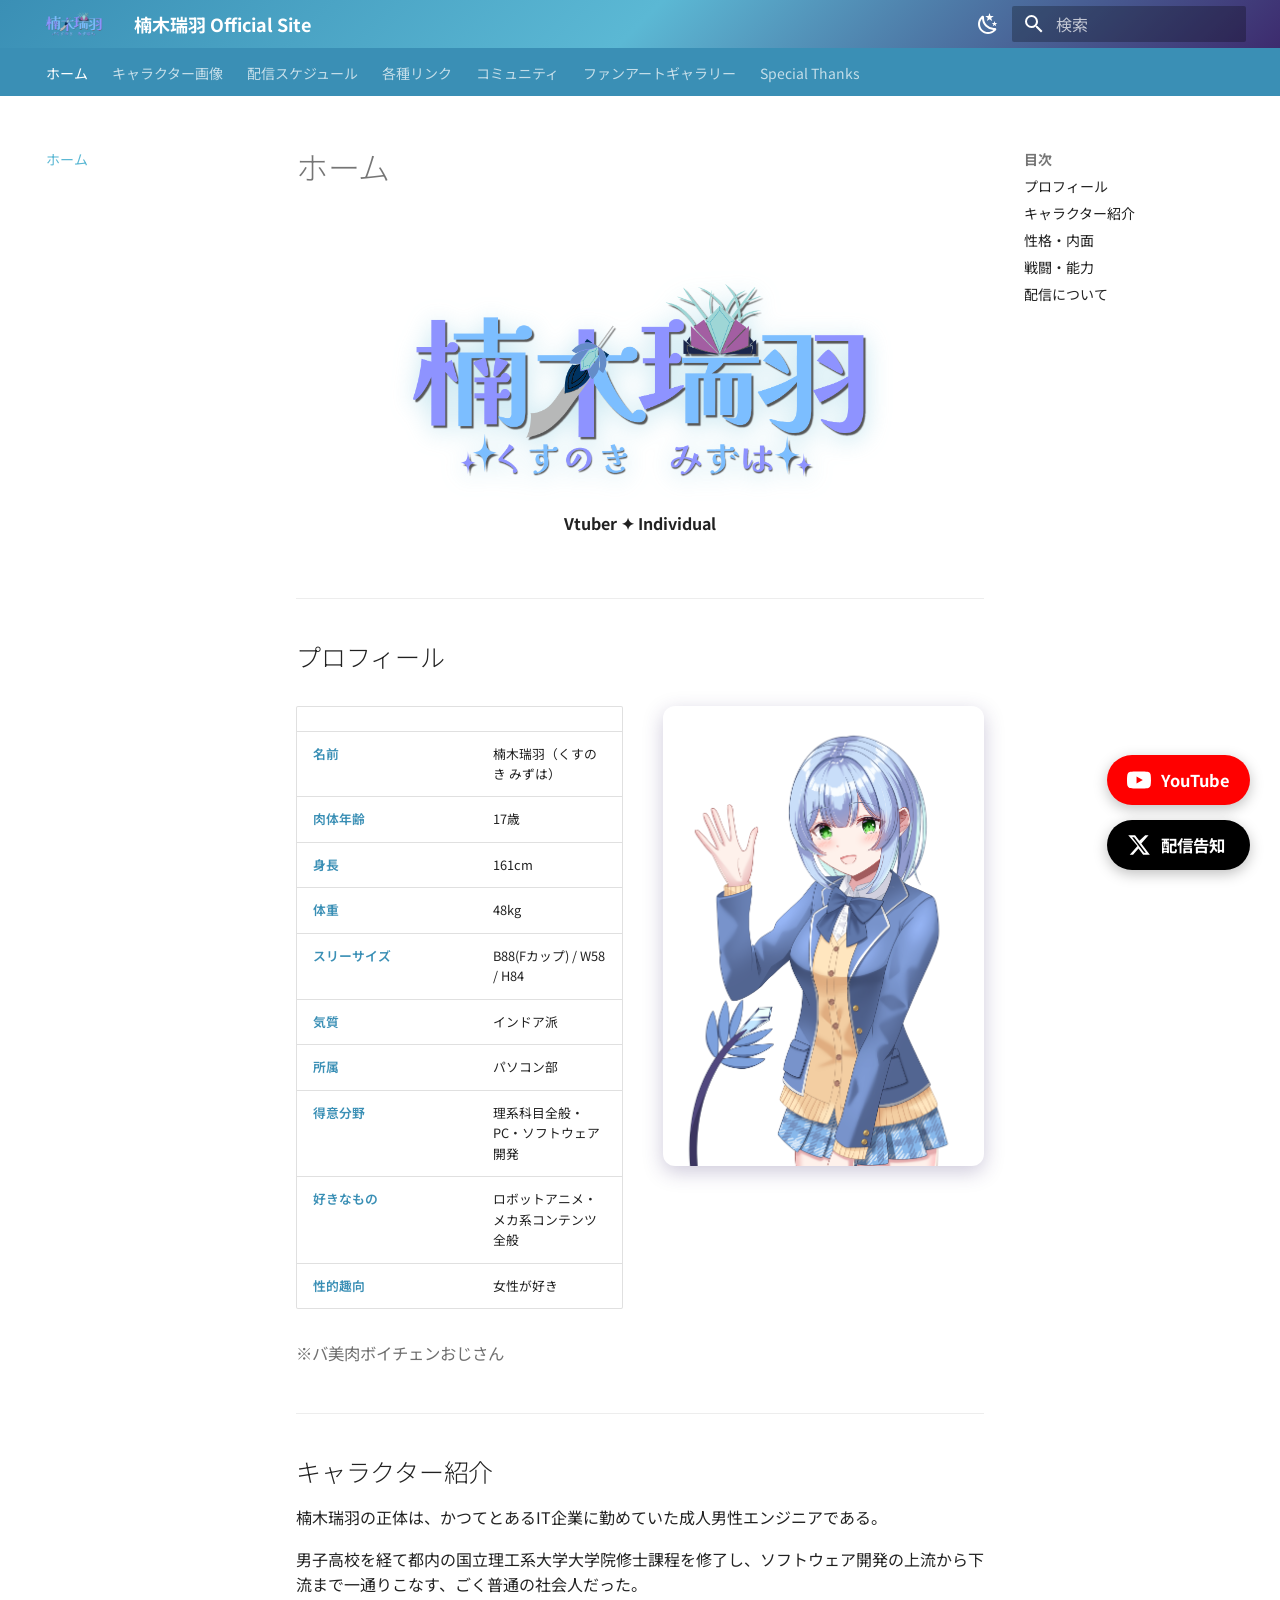
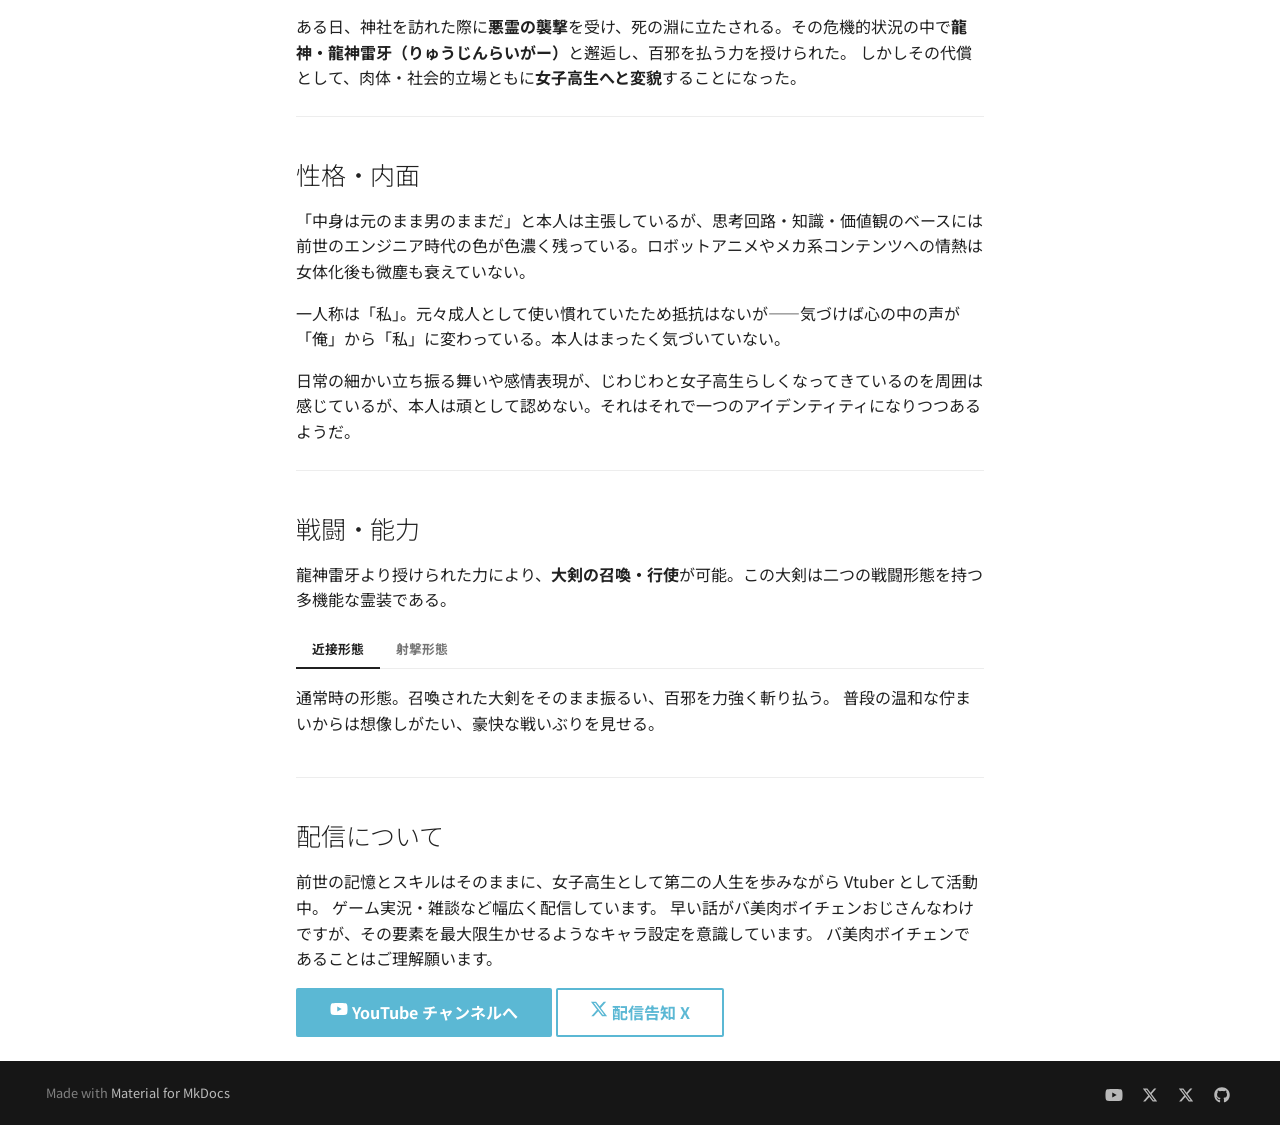
<file: index.html>
<!doctype html>
<html lang="ja" class="no-js">
  <head>
    
      <meta charset="utf-8">
      <meta name="viewport" content="width=device-width,initial-scale=1">
      
        <meta name="description" content="Vtuber 楠木瑞羽のオフィシャルサイト">
      
      
        <meta name="author" content="楠木瑞羽">
      
      
        <link rel="canonical" href="https://mizuha-kusunoki-v.github.io/mizuha-site/">
      
      
      
        <link rel="next" href="chara/">
      
      
        
      
      
      <link rel="icon" href="img/logo.png">
      <meta name="generator" content="mkdocs-1.6.1, mkdocs-material-9.7.7">
    
    
      
        <title>楠木瑞羽 Official Site</title>
      
    
    
      <link rel="stylesheet" href="assets/stylesheets/main.ec1eaa64.min.css">
      
        
        <link rel="stylesheet" href="assets/stylesheets/palette.ab4e12ef.min.css">
      
      


    
    
      
    
    
      
        
        
        <link rel="preconnect" href="https://fonts.gstatic.com" crossorigin>
        <link rel="stylesheet" href="https://fonts.googleapis.com/css?family=Noto+Sans+JP:300,300i,400,400i,700,700i%7CRoboto+Mono:400,400i,700,700i&display=fallback">
        <style>:root{--md-text-font:"Noto Sans JP";--md-code-font:"Roboto Mono"}</style>
      
    
    
      <link rel="stylesheet" href="stylesheets/extra.css">
    
    <script>__md_scope=new URL(".",location),__md_hash=e=>[...e].reduce(((e,_)=>(e<<5)-e+_.charCodeAt(0)),0),__md_get=(e,_=localStorage,t=__md_scope)=>JSON.parse(_.getItem(t.pathname+"."+e)),__md_set=(e,_,t=localStorage,a=__md_scope)=>{try{t.setItem(a.pathname+"."+e,JSON.stringify(_))}catch(e){}}</script>
    
      
  


  
  

<script id="__analytics">function __md_analytics(){function e(){dataLayer.push(arguments)}window.dataLayer=window.dataLayer||[],e("js",new Date),e("config","G-J9NGMEMPHV"),document.addEventListener("DOMContentLoaded",(function(){document.forms.search&&document.forms.search.query.addEventListener("blur",(function(){this.value&&e("event","search",{search_term:this.value})}));document$.subscribe((function(){var t=document.forms.feedback;if(void 0!==t)for(var a of t.querySelectorAll("[type=submit]"))a.addEventListener("click",(function(a){a.preventDefault();var n=document.location.pathname,d=this.getAttribute("data-md-value");e("event","feedback",{page:n,data:d}),t.firstElementChild.disabled=!0;var r=t.querySelector(".md-feedback__note [data-md-value='"+d+"']");r&&(r.hidden=!1)})),t.hidden=!1})),location$.subscribe((function(t){e("config","G-J9NGMEMPHV",{page_path:t.pathname})}))}));var t=document.createElement("script");t.async=!0,t.src="https://www.googletagmanager.com/gtag/js?id=G-J9NGMEMPHV",document.getElementById("__analytics").insertAdjacentElement("afterEnd",t)}</script>
  
    <script>"undefined"!=typeof __md_analytics&&__md_analytics()</script>
  

    
    
  

  
  <script async src="https://pagead2.googlesyndication.com/pagead/js/adsbygoogle.js?client=ca-pub-1304234672734603"
     crossorigin="anonymous"></script>

  
  
  
  

  <meta property="og:type"        content="website">
  <meta property="og:site_name"   content="楠木瑞羽 Official Site">
  <meta property="og:title"       content="ホーム | 楠木瑞羽 Official Site">
  <meta property="og:description" content="Vtuber 楠木瑞羽のオフィシャルサイト">
  <meta property="og:image"       content="https://mizuha-kusunoki-v.github.io/mizuha-site/img/blazer_b.png">
  <meta property="og:url"         content="https://mizuha-kusunoki-v.github.io/mizuha-site/">
  <meta property="og:locale"      content="ja_JP">

  <meta name="twitter:card"        content="summary_large_image">
  <meta name="twitter:site"        content="@Mizuha_live">
  <meta name="twitter:title"       content="ホーム | 楠木瑞羽 Official Site">
  <meta name="twitter:description" content="Vtuber 楠木瑞羽のオフィシャルサイト">
  <meta name="twitter:image"       content="https://mizuha-kusunoki-v.github.io/mizuha-site/img/blazer_b.png">

  </head>
  
  
    
    
      
    
    
    
    
    <body dir="ltr" data-md-color-scheme="default" data-md-color-primary="custom" data-md-color-accent="custom">
  
    
    <input class="md-toggle" data-md-toggle="drawer" type="checkbox" id="__drawer" autocomplete="off">
    <input class="md-toggle" data-md-toggle="search" type="checkbox" id="__search" autocomplete="off">
    <label class="md-overlay" for="__drawer"></label>
    <div data-md-component="skip">
      
        
        <a href="#_1" class="md-skip">
          コンテンツにスキップ
        </a>
      
    </div>
    <div data-md-component="announce">
      
    </div>
    
    
      

<header class="md-header" data-md-component="header">
  <nav class="md-header__inner md-grid" aria-label="ヘッダー">
    <a href="." title="楠木瑞羽 Official Site" class="md-header__button md-logo" aria-label="楠木瑞羽 Official Site" data-md-component="logo">
      
  <img src="img/logo.png" alt="logo">

    </a>
    <label class="md-header__button md-icon" for="__drawer">
      
      <svg xmlns="http://www.w3.org/2000/svg" viewBox="0 0 24 24"><path d="M3 6h18v2H3zm0 5h18v2H3zm0 5h18v2H3z"/></svg>
    </label>
    <div class="md-header__title" data-md-component="header-title">
      <div class="md-header__ellipsis">
        <div class="md-header__topic">
          <span class="md-ellipsis">
            楠木瑞羽 Official Site
          </span>
        </div>
        <div class="md-header__topic" data-md-component="header-topic">
          <span class="md-ellipsis">
            
              ホーム
            
          </span>
        </div>
      </div>
    </div>
    
      
        <form class="md-header__option" data-md-component="palette">
  
    
    
    
    <input class="md-option" data-md-color-media="" data-md-color-scheme="default" data-md-color-primary="custom" data-md-color-accent="custom"  aria-label="ダークモードに切り替え"  type="radio" name="__palette" id="__palette_0">
    
      <label class="md-header__button md-icon" title="ダークモードに切り替え" for="__palette_1" hidden>
        <svg xmlns="http://www.w3.org/2000/svg" viewBox="0 0 24 24"><path d="m17.75 4.09-2.53 1.94.91 3.06-2.63-1.81-2.63 1.81.91-3.06-2.53-1.94L12.44 4l1.06-3 1.06 3zm3.5 6.91-1.64 1.25.59 1.98-1.7-1.17-1.7 1.17.59-1.98L15.75 11l2.06-.05L18.5 9l.69 1.95zm-2.28 4.95c.83-.08 1.72 1.1 1.19 1.85-.32.45-.66.87-1.08 1.27C15.17 23 8.84 23 4.94 19.07c-3.91-3.9-3.91-10.24 0-14.14.4-.4.82-.76 1.27-1.08.75-.53 1.93.36 1.85 1.19-.27 2.86.69 5.83 2.89 8.02a9.96 9.96 0 0 0 8.02 2.89m-1.64 2.02a12.08 12.08 0 0 1-7.8-3.47c-2.17-2.19-3.33-5-3.49-7.82-2.81 3.14-2.7 7.96.31 10.98 3.02 3.01 7.84 3.12 10.98.31"/></svg>
      </label>
    
  
    
    
    
    <input class="md-option" data-md-color-media="" data-md-color-scheme="slate" data-md-color-primary="custom" data-md-color-accent="custom"  aria-label="ライトモードに切り替え"  type="radio" name="__palette" id="__palette_1">
    
      <label class="md-header__button md-icon" title="ライトモードに切り替え" for="__palette_0" hidden>
        <svg xmlns="http://www.w3.org/2000/svg" viewBox="0 0 24 24"><path d="M12 7a5 5 0 0 1 5 5 5 5 0 0 1-5 5 5 5 0 0 1-5-5 5 5 0 0 1 5-5m0 2a3 3 0 0 0-3 3 3 3 0 0 0 3 3 3 3 0 0 0 3-3 3 3 0 0 0-3-3m0-7 2.39 3.42C13.65 5.15 12.84 5 12 5s-1.65.15-2.39.42zM3.34 7l4.16-.35A7.2 7.2 0 0 0 5.94 8.5c-.44.74-.69 1.5-.83 2.29zm.02 10 1.76-3.77a7.131 7.131 0 0 0 2.38 4.14zM20.65 7l-1.77 3.79a7.02 7.02 0 0 0-2.38-4.15zm-.01 10-4.14.36c.59-.51 1.12-1.14 1.54-1.86.42-.73.69-1.5.83-2.29zM12 22l-2.41-3.44c.74.27 1.55.44 2.41.44.82 0 1.63-.17 2.37-.44z"/></svg>
      </label>
    
  
</form>
      
    
    
      <script>var palette=__md_get("__palette");if(palette&&palette.color){if("(prefers-color-scheme)"===palette.color.media){var media=matchMedia("(prefers-color-scheme: light)"),input=document.querySelector(media.matches?"[data-md-color-media='(prefers-color-scheme: light)']":"[data-md-color-media='(prefers-color-scheme: dark)']");palette.color.media=input.getAttribute("data-md-color-media"),palette.color.scheme=input.getAttribute("data-md-color-scheme"),palette.color.primary=input.getAttribute("data-md-color-primary"),palette.color.accent=input.getAttribute("data-md-color-accent")}for(var[key,value]of Object.entries(palette.color))document.body.setAttribute("data-md-color-"+key,value)}</script>
    
    
    
      
      
        <label class="md-header__button md-icon" for="__search">
          
          <svg xmlns="http://www.w3.org/2000/svg" viewBox="0 0 24 24"><path d="M9.5 3A6.5 6.5 0 0 1 16 9.5c0 1.61-.59 3.09-1.56 4.23l.27.27h.79l5 5-1.5 1.5-5-5v-.79l-.27-.27A6.52 6.52 0 0 1 9.5 16 6.5 6.5 0 0 1 3 9.5 6.5 6.5 0 0 1 9.5 3m0 2C7 5 5 7 5 9.5S7 14 9.5 14 14 12 14 9.5 12 5 9.5 5"/></svg>
        </label>
        <div class="md-search" data-md-component="search" role="dialog">
  <label class="md-search__overlay" for="__search"></label>
  <div class="md-search__inner" role="search">
    <form class="md-search__form" name="search">
      <input type="text" class="md-search__input" name="query" aria-label="検索" placeholder="検索" autocapitalize="off" autocorrect="off" autocomplete="off" spellcheck="false" data-md-component="search-query" required>
      <label class="md-search__icon md-icon" for="__search">
        
        <svg xmlns="http://www.w3.org/2000/svg" viewBox="0 0 24 24"><path d="M9.5 3A6.5 6.5 0 0 1 16 9.5c0 1.61-.59 3.09-1.56 4.23l.27.27h.79l5 5-1.5 1.5-5-5v-.79l-.27-.27A6.52 6.52 0 0 1 9.5 16 6.5 6.5 0 0 1 3 9.5 6.5 6.5 0 0 1 9.5 3m0 2C7 5 5 7 5 9.5S7 14 9.5 14 14 12 14 9.5 12 5 9.5 5"/></svg>
        
        <svg xmlns="http://www.w3.org/2000/svg" viewBox="0 0 24 24"><path d="M20 11v2H8l5.5 5.5-1.42 1.42L4.16 12l7.92-7.92L13.5 5.5 8 11z"/></svg>
      </label>
      <nav class="md-search__options" aria-label="検索">
        
        <button type="reset" class="md-search__icon md-icon" title="クリア" aria-label="クリア" tabindex="-1">
          
          <svg xmlns="http://www.w3.org/2000/svg" viewBox="0 0 24 24"><path d="M19 6.41 17.59 5 12 10.59 6.41 5 5 6.41 10.59 12 5 17.59 6.41 19 12 13.41 17.59 19 19 17.59 13.41 12z"/></svg>
        </button>
      </nav>
      
    </form>
    <div class="md-search__output">
      <div class="md-search__scrollwrap" tabindex="0" data-md-scrollfix>
        <div class="md-search-result" data-md-component="search-result">
          <div class="md-search-result__meta">
            検索を初期化
          </div>
          <ol class="md-search-result__list" role="presentation"></ol>
        </div>
      </div>
    </div>
  </div>
</div>
      
    
    
  </nav>
  
</header>
    
    <div class="md-container" data-md-component="container">
      
      
        
          
            
<nav class="md-tabs" aria-label="タブ" data-md-component="tabs">
  <div class="md-grid">
    <ul class="md-tabs__list">
      
        
  
  
  
    
  
  
    <li class="md-tabs__item md-tabs__item--active">
      <a href="." class="md-tabs__link">
        
  
  
    
  
  ホーム

      </a>
    </li>
  

      
        
  
  
  
  
    <li class="md-tabs__item">
      <a href="chara/" class="md-tabs__link">
        
  
  
    
  
  キャラクター画像

      </a>
    </li>
  

      
        
  
  
  
  
    <li class="md-tabs__item">
      <a href="schedule/" class="md-tabs__link">
        
  
  
    
  
  配信スケジュール

      </a>
    </li>
  

      
        
  
  
  
  
    <li class="md-tabs__item">
      <a href="links/" class="md-tabs__link">
        
  
  
    
  
  各種リンク

      </a>
    </li>
  

      
        
  
  
  
  
    <li class="md-tabs__item">
      <a href="fanart/" class="md-tabs__link">
        
  
  
    
  
  コミュニティ

      </a>
    </li>
  

      
        
  
  
  
  
    <li class="md-tabs__item">
      <a href="fanart_gallery/" class="md-tabs__link">
        
  
  
    
  
  ファンアートギャラリー

      </a>
    </li>
  

      
        
  
  
  
  
    <li class="md-tabs__item">
      <a href="special_thanks/" class="md-tabs__link">
        
  
  
    
  
  Special Thanks

      </a>
    </li>
  

      
    </ul>
  </div>
</nav>
          
        
      
      <main class="md-main" data-md-component="main">
        <div class="md-main__inner md-grid">
          
            
              
              <div class="md-sidebar md-sidebar--primary" data-md-component="sidebar" data-md-type="navigation" >
                <div class="md-sidebar__scrollwrap">
                  <div class="md-sidebar__inner">
                    


  


<nav class="md-nav md-nav--primary md-nav--lifted" aria-label="ナビゲーション" data-md-level="0">
  <label class="md-nav__title" for="__drawer">
    <a href="." title="楠木瑞羽 Official Site" class="md-nav__button md-logo" aria-label="楠木瑞羽 Official Site" data-md-component="logo">
      
  <img src="img/logo.png" alt="logo">

    </a>
    楠木瑞羽 Official Site
  </label>
  
  <ul class="md-nav__list" data-md-scrollfix>
    
      
      
  
  
    
  
  
  
    <li class="md-nav__item md-nav__item--active">
      
      <input class="md-nav__toggle md-toggle" type="checkbox" id="__toc">
      
      
      
        <label class="md-nav__link md-nav__link--active" for="__toc">
          
  
  
  <span class="md-ellipsis">
    
  
    ホーム
  

    
  </span>
  
  

          <span class="md-nav__icon md-icon"></span>
        </label>
      
      <a href="." class="md-nav__link md-nav__link--active">
        
  
  
  <span class="md-ellipsis">
    
  
    ホーム
  

    
  </span>
  
  

      </a>
      
        

<nav class="md-nav md-nav--secondary" aria-label="目次">
  
  
  
  
    <label class="md-nav__title" for="__toc">
      <span class="md-nav__icon md-icon"></span>
      目次
    </label>
    <ul class="md-nav__list" data-md-component="toc" data-md-scrollfix>
      
        <li class="md-nav__item">
  <a href="#_1" class="md-nav__link">
    <span class="md-ellipsis">
      
        プロフィール
      
    </span>
  </a>
  
</li>
      
        <li class="md-nav__item">
  <a href="#_2" class="md-nav__link">
    <span class="md-ellipsis">
      
        キャラクター紹介
      
    </span>
  </a>
  
</li>
      
        <li class="md-nav__item">
  <a href="#_3" class="md-nav__link">
    <span class="md-ellipsis">
      
        性格・内面
      
    </span>
  </a>
  
</li>
      
        <li class="md-nav__item">
  <a href="#_4" class="md-nav__link">
    <span class="md-ellipsis">
      
        戦闘・能力
      
    </span>
  </a>
  
</li>
      
        <li class="md-nav__item">
  <a href="#_5" class="md-nav__link">
    <span class="md-ellipsis">
      
        配信について
      
    </span>
  </a>
  
</li>
      
    </ul>
  
</nav>
      
    </li>
  

    
      
      
  
  
  
  
    <li class="md-nav__item">
      <a href="chara/" class="md-nav__link">
        
  
  
  <span class="md-ellipsis">
    
  
    キャラクター画像
  

    
  </span>
  
  

      </a>
    </li>
  

    
      
      
  
  
  
  
    <li class="md-nav__item">
      <a href="schedule/" class="md-nav__link">
        
  
  
  <span class="md-ellipsis">
    
  
    配信スケジュール
  

    
  </span>
  
  

      </a>
    </li>
  

    
      
      
  
  
  
  
    <li class="md-nav__item">
      <a href="links/" class="md-nav__link">
        
  
  
  <span class="md-ellipsis">
    
  
    各種リンク
  

    
  </span>
  
  

      </a>
    </li>
  

    
      
      
  
  
  
  
    <li class="md-nav__item">
      <a href="fanart/" class="md-nav__link">
        
  
  
  <span class="md-ellipsis">
    
  
    コミュニティ
  

    
  </span>
  
  

      </a>
    </li>
  

    
      
      
  
  
  
  
    <li class="md-nav__item">
      <a href="fanart_gallery/" class="md-nav__link">
        
  
  
  <span class="md-ellipsis">
    
  
    ファンアートギャラリー
  

    
  </span>
  
  

      </a>
    </li>
  

    
      
      
  
  
  
  
    <li class="md-nav__item">
      <a href="special_thanks/" class="md-nav__link">
        
  
  
  <span class="md-ellipsis">
    
  
    Special Thanks
  

    
  </span>
  
  

      </a>
    </li>
  

    
  </ul>
</nav>
                  </div>
                </div>
              </div>
            
            
              
              <div class="md-sidebar md-sidebar--secondary" data-md-component="sidebar" data-md-type="toc" >
                <div class="md-sidebar__scrollwrap">
                  <div class="md-sidebar__inner">
                    

<nav class="md-nav md-nav--secondary" aria-label="目次">
  
  
  
  
    <label class="md-nav__title" for="__toc">
      <span class="md-nav__icon md-icon"></span>
      目次
    </label>
    <ul class="md-nav__list" data-md-component="toc" data-md-scrollfix>
      
        <li class="md-nav__item">
  <a href="#_1" class="md-nav__link">
    <span class="md-ellipsis">
      
        プロフィール
      
    </span>
  </a>
  
</li>
      
        <li class="md-nav__item">
  <a href="#_2" class="md-nav__link">
    <span class="md-ellipsis">
      
        キャラクター紹介
      
    </span>
  </a>
  
</li>
      
        <li class="md-nav__item">
  <a href="#_3" class="md-nav__link">
    <span class="md-ellipsis">
      
        性格・内面
      
    </span>
  </a>
  
</li>
      
        <li class="md-nav__item">
  <a href="#_4" class="md-nav__link">
    <span class="md-ellipsis">
      
        戦闘・能力
      
    </span>
  </a>
  
</li>
      
        <li class="md-nav__item">
  <a href="#_5" class="md-nav__link">
    <span class="md-ellipsis">
      
        配信について
      
    </span>
  </a>
  
</li>
      
    </ul>
  
</nav>
                  </div>
                </div>
              </div>
            
          
          
            <div class="md-content" data-md-component="content">
              
              <article class="md-content__inner md-typeset">
                
                  



  <h1>ホーム</h1>

<div class="hero-section">
<p><img alt="楠木瑞羽" class="hero-logo" src="img/logo.png" /></p>
<p><strong>Vtuber ✦ Individual</strong></p>
</div>
<hr />
<h2 id="_1">プロフィール</h2>
<div class="profile-layout">
<div>
<div class="profile-table">
<table>
<thead>
<tr>
<th></th>
<th></th>
</tr>
</thead>
<tbody>
<tr>
<td>名前</td>
<td>楠木瑞羽（くすのき みずは）</td>
</tr>
<tr>
<td>肉体年齢</td>
<td>17歳</td>
</tr>
<tr>
<td>身長</td>
<td>161cm</td>
</tr>
<tr>
<td>体重</td>
<td>48kg</td>
</tr>
<tr>
<td>スリーサイズ</td>
<td>B88(Fカップ) / W58 / H84</td>
</tr>
<tr>
<td>気質</td>
<td>インドア派</td>
</tr>
<tr>
<td>所属</td>
<td>パソコン部</td>
</tr>
<tr>
<td>得意分野</td>
<td>理系科目全般・PC・ソフトウェア開発</td>
</tr>
<tr>
<td>好きなもの</td>
<td>ロボットアニメ・メカ系コンテンツ全般</td>
</tr>
<tr>
<td>性的趣向</td>
<td>女性が好き</td>
</tr>
</tbody>
</table>
</div>
<p class="profile-note">※バ美肉ボイチェンおじさん</p>
</div>
<p><img src="img/blazer_b.png" class="profile-chara-img" alt="楠木瑞羽"></p>
</div>
<hr />
<h2 id="_2">キャラクター紹介</h2>
<p>楠木瑞羽の正体は、かつてとあるIT企業に勤めていた成人男性エンジニアである。</p>
<p>男子高校を経て都内の国立理工系大学大学院修士課程を修了し、ソフトウェア開発の上流から下流まで一通りこなす、ごく普通の社会人だった。</p>
<p>ある日、神社を訪れた際に<strong>悪霊の襲撃</strong>を受け、死の淵に立たされる。その危機的状況の中で<strong>龍神・龍神雷牙（りゅうじんらいがー）</strong>と邂逅し、百邪を払う力を授けられた。
しかしその代償として、肉体・社会的立場ともに<strong>女子高生へと変貌</strong>することになった。</p>
<hr />
<h2 id="_3">性格・内面</h2>
<p>「中身は元のまま男のままだ」と本人は主張しているが、思考回路・知識・価値観のベースには前世のエンジニア時代の色が色濃く残っている。ロボットアニメやメカ系コンテンツへの情熱は女体化後も微塵も衰えていない。</p>
<p>一人称は「私」。元々成人として使い慣れていたため抵抗はないが——気づけば心の中の声が「俺」から「私」に変わっている。本人はまったく気づいていない。</p>
<p>日常の細かい立ち振る舞いや感情表現が、じわじわと女子高生らしくなってきているのを周囲は感じているが、本人は頑として認めない。それはそれで一つのアイデンティティになりつつあるようだ。</p>
<hr />
<h2 id="_4">戦闘・能力</h2>
<p>龍神雷牙より授けられた力により、<strong>大剣の召喚・行使</strong>が可能。この大剣は二つの戦闘形態を持つ多機能な霊装である。</p>
<div class="tabbed-set tabbed-alternate" data-tabs="1:2"><input checked="checked" id="__tabbed_1_1" name="__tabbed_1" type="radio" /><input id="__tabbed_1_2" name="__tabbed_1" type="radio" /><div class="tabbed-labels"><label for="__tabbed_1_1">近接形態</label><label for="__tabbed_1_2">射撃形態</label></div>
<div class="tabbed-content">
<div class="tabbed-block">
<p>通常時の形態。召喚された大剣をそのまま振るい、百邪を力強く斬り払う。
普段の温和な佇まいからは想像しがたい、豪快な戦いぶりを見せる。</p>
</div>
<div class="tabbed-block">
<p>大剣の刀身が複数に展開・変形し、<strong>砲身</strong>として機能する形態へ移行する。
収束した魔力が<strong>氷・水晶系の魔力弾</strong>となって放たれ、アウトレンジからの精密射撃を可能にする。
水晶の魔力弾はその美しさとは裏腹に、命中した悪霊を一瞬で封じる強力な浄化の力を宿している。</p>
</div>
</div>
</div>
<hr />
<h2 id="_5">配信について</h2>
<p>前世の記憶とスキルはそのままに、女子高生として第二の人生を歩みながら Vtuber として活動中。
ゲーム実況・雑談など幅広く配信しています。
早い話がバ美肉ボイチェンおじさんなわけですが、その要素を最大限生かせるようなキャラ設定を意識しています。
バ美肉ボイチェンであることはご理解願います。</p>
<p><a class="md-button md-button--primary" href="https://www.youtube.com/@楠木瑞羽"><span class="twemoji"><svg xmlns="http://www.w3.org/2000/svg" viewBox="0 0 576 512"><!--! Font Awesome Free 7.1.0 by @fontawesome - https://fontawesome.com License - https://fontawesome.com/license/free (Icons: CC BY 4.0, Fonts: SIL OFL 1.1, Code: MIT License) Copyright 2025 Fonticons, Inc.--><path d="M549.7 124.1c-6.2-23.7-24.8-42.3-48.3-48.6C458.9 64 288.1 64 288.1 64S117.3 64 74.7 75.5c-23.5 6.3-42 24.9-48.3 48.6C15 167 15 256.4 15 256.4s0 89.4 11.4 132.3c6.3 23.6 24.8 41.5 48.3 47.8C117.3 448 288.1 448 288.1 448s170.8 0 213.4-11.5c23.5-6.3 42-24.2 48.3-47.8 11.4-42.9 11.4-132.3 11.4-132.3s0-89.4-11.4-132.3zM232.2 337.6V175.2l142.7 81.2z"/></svg></span> YouTube チャンネルへ</a>
<a class="md-button" href="https://x.com/Mizuha_live"><span class="twemoji"><svg xmlns="http://www.w3.org/2000/svg" viewBox="0 0 448 512"><!--! Font Awesome Free 7.1.0 by @fontawesome - https://fontawesome.com License - https://fontawesome.com/license/free (Icons: CC BY 4.0, Fonts: SIL OFL 1.1, Code: MIT License) Copyright 2025 Fonticons, Inc.--><path d="M357.2 48h70.6L273.6 224.2 455 464H313L201.7 318.6 74.5 464H3.8l164.9-188.5L-5.2 48h145.6l100.5 132.9zm-24.8 373.8h39.1L119.1 88h-42z"/></svg></span> 配信告知 X</a></p>









  




                
              </article>
            </div>
          
          
<script>var target=document.getElementById(location.hash.slice(1));target&&target.name&&(target.checked=target.name.startsWith("__tabbed_"))</script>
        </div>
        
          <button type="button" class="md-top md-icon" data-md-component="top" hidden>
  
  <svg xmlns="http://www.w3.org/2000/svg" viewBox="0 0 24 24"><path d="M13 20h-2V8l-5.5 5.5-1.42-1.42L12 4.16l7.92 7.92-1.42 1.42L13 8z"/></svg>
  ページトップへ戻る
</button>
        
      </main>
      
        <footer class="md-footer">
  
  <div class="md-footer-meta md-typeset">
    <div class="md-footer-meta__inner md-grid">
      <div class="md-copyright">
  
  
    Made with
    <a href="https://squidfunk.github.io/mkdocs-material/" target="_blank" rel="noopener">
      Material for MkDocs
    </a>
  
</div>
      
        
<div class="md-social">
  
    
    
    
    
    <a href="https://www.youtube.com/@楠木瑞羽" target="_blank" rel="noopener" title="YouTube" class="md-social__link">
      <svg xmlns="http://www.w3.org/2000/svg" viewBox="0 0 576 512"><!--! Font Awesome Free 7.1.0 by @fontawesome - https://fontawesome.com License - https://fontawesome.com/license/free (Icons: CC BY 4.0, Fonts: SIL OFL 1.1, Code: MIT License) Copyright 2025 Fonticons, Inc.--><path d="M549.7 124.1c-6.2-23.7-24.8-42.3-48.3-48.6C458.9 64 288.1 64 288.1 64S117.3 64 74.7 75.5c-23.5 6.3-42 24.9-48.3 48.6C15 167 15 256.4 15 256.4s0 89.4 11.4 132.3c6.3 23.6 24.8 41.5 48.3 47.8C117.3 448 288.1 448 288.1 448s170.8 0 213.4-11.5c23.5-6.3 42-24.2 48.3-47.8 11.4-42.9 11.4-132.3 11.4-132.3s0-89.4-11.4-132.3zM232.2 337.6V175.2l142.7 81.2z"/></svg>
    </a>
  
    
    
    
    
    <a href="https://x.com/KPRKcolonel" target="_blank" rel="noopener" title="X / 雑談アカウント" class="md-social__link">
      <svg xmlns="http://www.w3.org/2000/svg" viewBox="0 0 448 512"><!--! Font Awesome Free 7.1.0 by @fontawesome - https://fontawesome.com License - https://fontawesome.com/license/free (Icons: CC BY 4.0, Fonts: SIL OFL 1.1, Code: MIT License) Copyright 2025 Fonticons, Inc.--><path d="M357.2 48h70.6L273.6 224.2 455 464H313L201.7 318.6 74.5 464H3.8l164.9-188.5L-5.2 48h145.6l100.5 132.9zm-24.8 373.8h39.1L119.1 88h-42z"/></svg>
    </a>
  
    
    
    
    
    <a href="https://x.com/Mizuha_live" target="_blank" rel="noopener" title="X / 配信告知アカウント" class="md-social__link">
      <svg xmlns="http://www.w3.org/2000/svg" viewBox="0 0 448 512"><!--! Font Awesome Free 7.1.0 by @fontawesome - https://fontawesome.com License - https://fontawesome.com/license/free (Icons: CC BY 4.0, Fonts: SIL OFL 1.1, Code: MIT License) Copyright 2025 Fonticons, Inc.--><path d="M357.2 48h70.6L273.6 224.2 455 464H313L201.7 318.6 74.5 464H3.8l164.9-188.5L-5.2 48h145.6l100.5 132.9zm-24.8 373.8h39.1L119.1 88h-42z"/></svg>
    </a>
  
    
    
    
    
    <a href="https://github.com/mizuha-kusunoki-v" target="_blank" rel="noopener" title="GitHub" class="md-social__link">
      <svg xmlns="http://www.w3.org/2000/svg" viewBox="0 0 512 512"><!--! Font Awesome Free 7.1.0 by @fontawesome - https://fontawesome.com License - https://fontawesome.com/license/free (Icons: CC BY 4.0, Fonts: SIL OFL 1.1, Code: MIT License) Copyright 2025 Fonticons, Inc.--><path d="M173.9 397.4c0 2-2.3 3.6-5.2 3.6-3.3.3-5.6-1.3-5.6-3.6 0-2 2.3-3.6 5.2-3.6 3-.3 5.6 1.3 5.6 3.6m-31.1-4.5c-.7 2 1.3 4.3 4.3 4.9 2.6 1 5.6 0 6.2-2s-1.3-4.3-4.3-5.2c-2.6-.7-5.5.3-6.2 2.3m44.2-1.7c-2.9.7-4.9 2.6-4.6 4.9.3 2 2.9 3.3 5.9 2.6 2.9-.7 4.9-2.6 4.6-4.6-.3-1.9-3-3.2-5.9-2.9M252.8 8C114.1 8 8 113.3 8 252c0 110.9 69.8 205.8 169.5 239.2 12.8 2.3 17.3-5.6 17.3-12.1 0-6.2-.3-40.4-.3-61.4 0 0-70 15-84.7-29.8 0 0-11.4-29.1-27.8-36.6 0 0-22.9-15.7 1.6-15.4 0 0 24.9 2 38.6 25.8 21.9 38.6 58.6 27.5 72.9 20.9 2.3-16 8.8-27.1 16-33.7-55.9-6.2-112.3-14.3-112.3-110.5 0-27.5 7.6-41.3 23.6-58.9-2.6-6.5-11.1-33.3 2.6-67.9 20.9-6.5 69 27 69 27 20-5.6 41.5-8.5 62.8-8.5s42.8 2.9 62.8 8.5c0 0 48.1-33.6 69-27 13.7 34.7 5.2 61.4 2.6 67.9 16 17.7 25.8 31.5 25.8 58.9 0 96.5-58.9 104.2-114.8 110.5 9.2 7.9 17 22.9 17 46.4 0 33.7-.3 75.4-.3 83.6 0 6.5 4.6 14.4 17.3 12.1C436.2 457.8 504 362.9 504 252 504 113.3 391.5 8 252.8 8M105.2 352.9c-1.3 1-1 3.3.7 5.2 1.6 1.6 3.9 2.3 5.2 1 1.3-1 1-3.3-.7-5.2-1.6-1.6-3.9-2.3-5.2-1m-10.8-8.1c-.7 1.3.3 2.9 2.3 3.9 1.6 1 3.6.7 4.3-.7.7-1.3-.3-2.9-2.3-3.9-2-.6-3.6-.3-4.3.7m32.4 35.6c-1.6 1.3-1 4.3 1.3 6.2 2.3 2.3 5.2 2.6 6.5 1 1.3-1.3.7-4.3-1.3-6.2-2.2-2.3-5.2-2.6-6.5-1m-11.4-14.7c-1.6 1-1.6 3.6 0 5.9s4.3 3.3 5.6 2.3c1.6-1.3 1.6-3.9 0-6.2-1.4-2.3-4-3.3-5.6-2"/></svg>
    </a>
  
</div>
      
    </div>
  </div>
</footer>
      
    </div>
    <div class="md-dialog" data-md-component="dialog">
      <div class="md-dialog__inner md-typeset"></div>
    </div>
    
    
    
      
      
      <script id="__config" type="application/json">{"annotate": null, "base": ".", "features": ["navigation.tabs", "navigation.top", "navigation.instant", "search.highlight", "content.code.copy"], "search": "assets/javascripts/workers/search.2c215733.min.js", "tags": null, "translations": {"clipboard.copied": "\u30b3\u30d4\u30fc\u3057\u307e\u3057\u305f", "clipboard.copy": "\u30af\u30ea\u30c3\u30d7\u30dc\u30fc\u30c9\u3078\u30b3\u30d4\u30fc", "search.result.more.one": "\u3053\u306e\u30da\u30fc\u30b8\u5185\u306b\u3082\u30461\u4ef6\u898b\u3064\u304b\u308a\u307e\u3057\u305f", "search.result.more.other": "\u3053\u306e\u30da\u30fc\u30b8\u5185\u306b\u3042\u3068#\u4ef6\u898b\u3064\u304b\u308a\u307e\u3057\u305f", "search.result.none": "\u4f55\u3082\u898b\u3064\u304b\u308a\u307e\u305b\u3093\u3067\u3057\u305f", "search.result.one": "1\u4ef6\u898b\u3064\u304b\u308a\u307e\u3057\u305f", "search.result.other": "#\u4ef6\u898b\u3064\u304b\u308a\u307e\u3057\u305f", "search.result.placeholder": "\u691c\u7d22\u30ad\u30fc\u30ef\u30fc\u30c9\u3092\u5165\u529b\u3057\u3066\u304f\u3060\u3055\u3044", "search.result.term.missing": "\u691c\u7d22\u306b\u542b\u307e\u308c\u306a\u3044", "select.version": "\u30d0\u30fc\u30b8\u30e7\u30f3\u5207\u308a\u66ff\u3048"}, "version": null}</script>
    
    
      <script src="assets/javascripts/bundle.d7400e89.min.js"></script>
      
        <script src="javascripts/floating_sns.js"></script>
      
    
  </body>
</html>
</file>
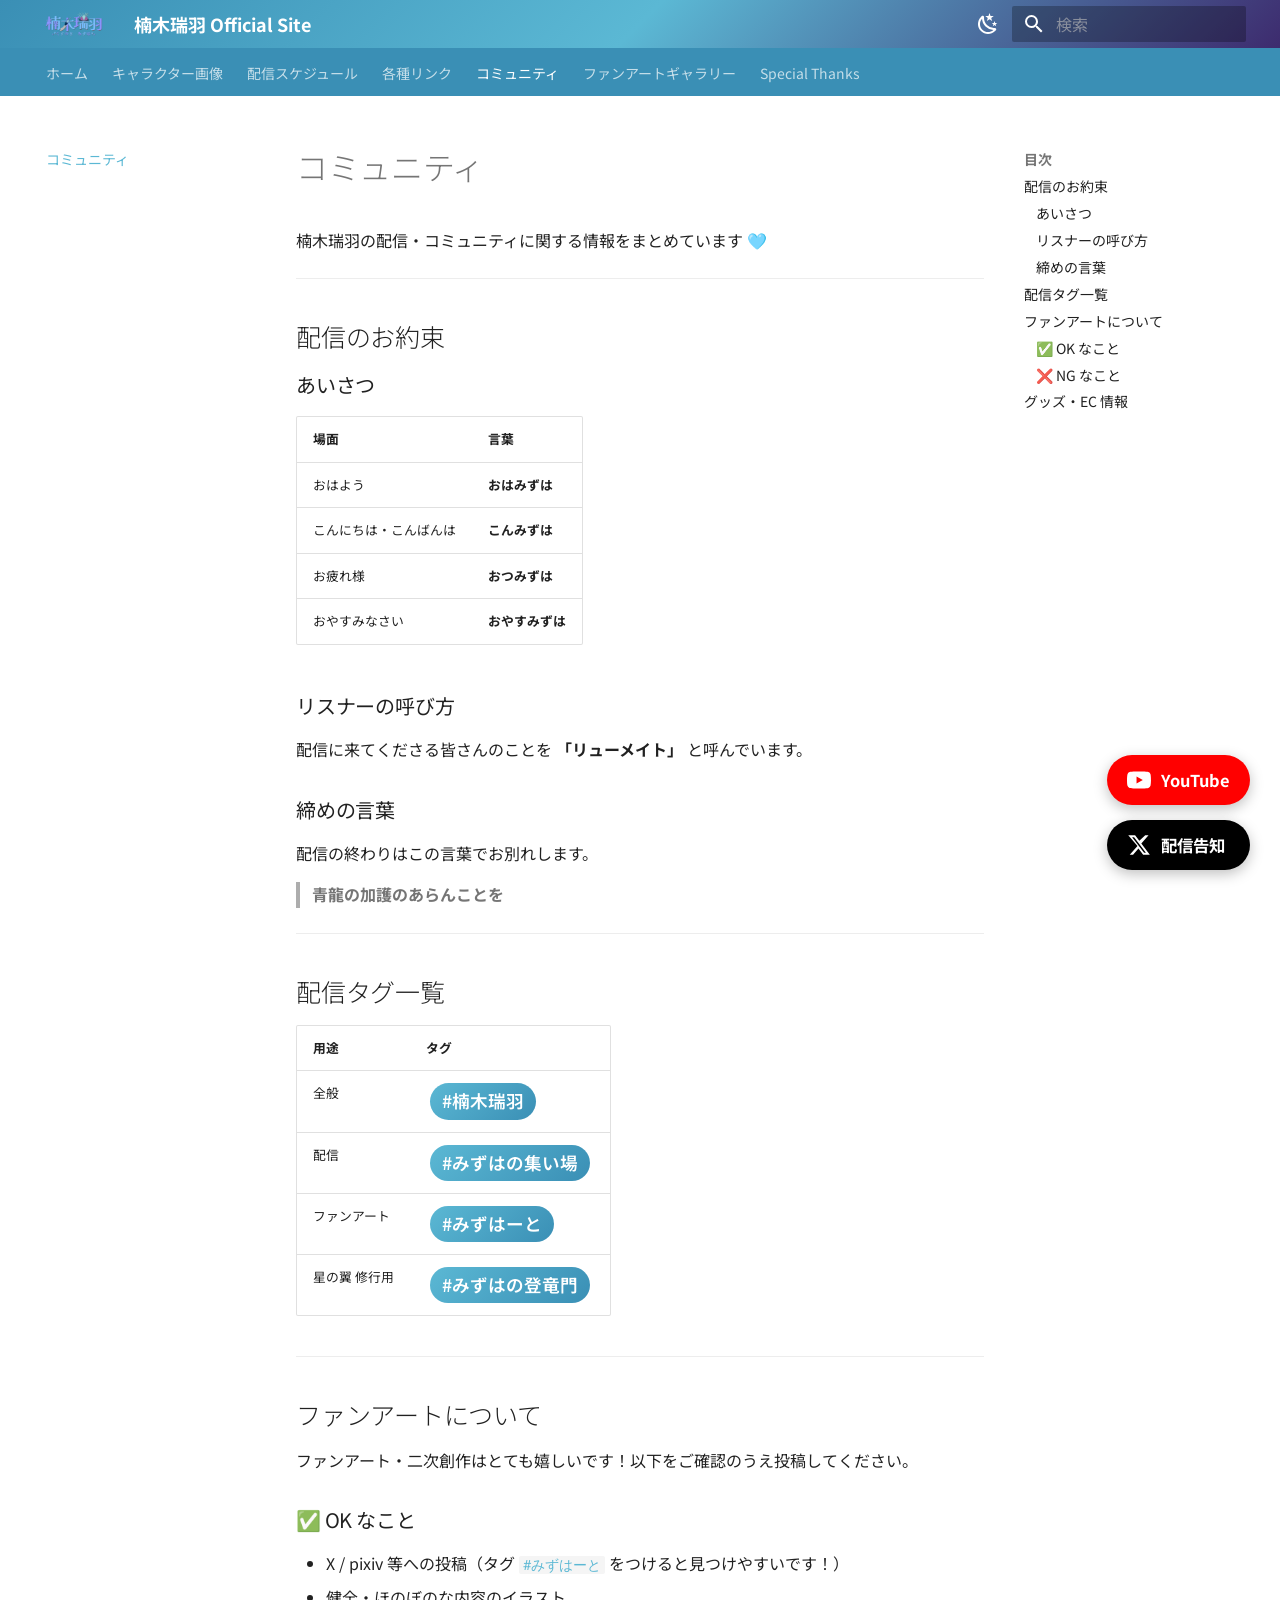
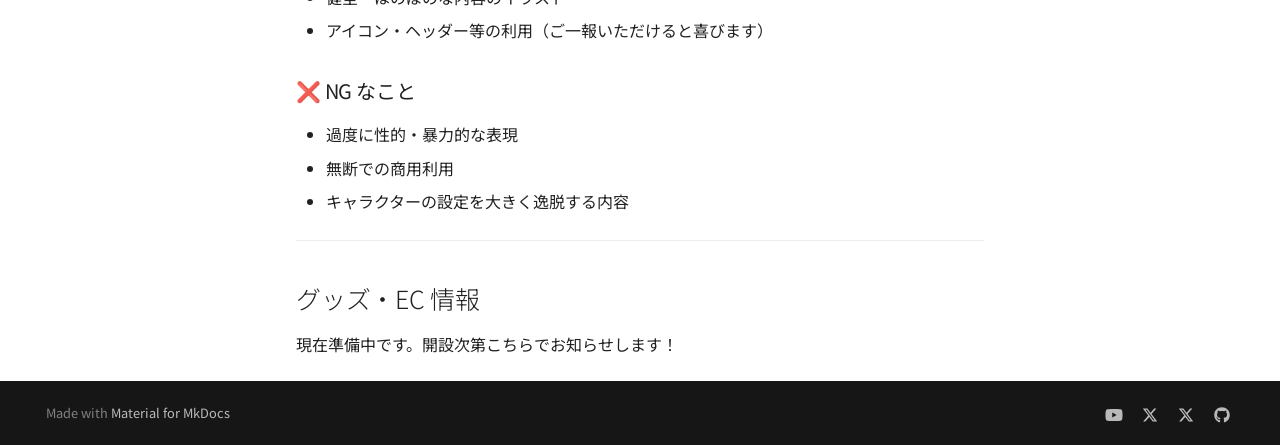
<file: fanart/index.html>
<!doctype html>
<html lang="ja" class="no-js">
  <head>
    
      <meta charset="utf-8">
      <meta name="viewport" content="width=device-width,initial-scale=1">
      
        <meta name="description" content="Vtuber 楠木瑞羽のオフィシャルサイト">
      
      
        <meta name="author" content="楠木瑞羽">
      
      
        <link rel="canonical" href="https://mizuha-kusunoki-v.github.io/mizuha-site/fanart/">
      
      
        <link rel="prev" href="../links/">
      
      
        <link rel="next" href="../fanart_gallery/">
      
      
        
      
      
      <link rel="icon" href="../img/logo.png">
      <meta name="generator" content="mkdocs-1.6.1, mkdocs-material-9.7.7">
    
    
      
        <title>コミュニティ - 楠木瑞羽 Official Site</title>
      
    
    
      <link rel="stylesheet" href="../assets/stylesheets/main.ec1eaa64.min.css">
      
        
        <link rel="stylesheet" href="../assets/stylesheets/palette.ab4e12ef.min.css">
      
      


    
    
      
    
    
      
        
        
        <link rel="preconnect" href="https://fonts.gstatic.com" crossorigin>
        <link rel="stylesheet" href="https://fonts.googleapis.com/css?family=Noto+Sans+JP:300,300i,400,400i,700,700i%7CRoboto+Mono:400,400i,700,700i&display=fallback">
        <style>:root{--md-text-font:"Noto Sans JP";--md-code-font:"Roboto Mono"}</style>
      
    
    
      <link rel="stylesheet" href="../stylesheets/extra.css">
    
    <script>__md_scope=new URL("..",location),__md_hash=e=>[...e].reduce(((e,_)=>(e<<5)-e+_.charCodeAt(0)),0),__md_get=(e,_=localStorage,t=__md_scope)=>JSON.parse(_.getItem(t.pathname+"."+e)),__md_set=(e,_,t=localStorage,a=__md_scope)=>{try{t.setItem(a.pathname+"."+e,JSON.stringify(_))}catch(e){}}</script>
    
      
  


  
  

<script id="__analytics">function __md_analytics(){function e(){dataLayer.push(arguments)}window.dataLayer=window.dataLayer||[],e("js",new Date),e("config","G-J9NGMEMPHV"),document.addEventListener("DOMContentLoaded",(function(){document.forms.search&&document.forms.search.query.addEventListener("blur",(function(){this.value&&e("event","search",{search_term:this.value})}));document$.subscribe((function(){var t=document.forms.feedback;if(void 0!==t)for(var a of t.querySelectorAll("[type=submit]"))a.addEventListener("click",(function(a){a.preventDefault();var n=document.location.pathname,d=this.getAttribute("data-md-value");e("event","feedback",{page:n,data:d}),t.firstElementChild.disabled=!0;var r=t.querySelector(".md-feedback__note [data-md-value='"+d+"']");r&&(r.hidden=!1)})),t.hidden=!1})),location$.subscribe((function(t){e("config","G-J9NGMEMPHV",{page_path:t.pathname})}))}));var t=document.createElement("script");t.async=!0,t.src="https://www.googletagmanager.com/gtag/js?id=G-J9NGMEMPHV",document.getElementById("__analytics").insertAdjacentElement("afterEnd",t)}</script>
  
    <script>"undefined"!=typeof __md_analytics&&__md_analytics()</script>
  

    
    
  

  
  <script async src="https://pagead2.googlesyndication.com/pagead/js/adsbygoogle.js?client=ca-pub-1304234672734603"
     crossorigin="anonymous"></script>

  
  
  
  

  <meta property="og:type"        content="website">
  <meta property="og:site_name"   content="楠木瑞羽 Official Site">
  <meta property="og:title"       content="コミュニティ | 楠木瑞羽 Official Site">
  <meta property="og:description" content="Vtuber 楠木瑞羽のオフィシャルサイト">
  <meta property="og:image"       content="https://mizuha-kusunoki-v.github.io/mizuha-site/img/blazer_b.png">
  <meta property="og:url"         content="https://mizuha-kusunoki-v.github.io/mizuha-site/fanart/">
  <meta property="og:locale"      content="ja_JP">

  <meta name="twitter:card"        content="summary_large_image">
  <meta name="twitter:site"        content="@Mizuha_live">
  <meta name="twitter:title"       content="コミュニティ | 楠木瑞羽 Official Site">
  <meta name="twitter:description" content="Vtuber 楠木瑞羽のオフィシャルサイト">
  <meta name="twitter:image"       content="https://mizuha-kusunoki-v.github.io/mizuha-site/img/blazer_b.png">

  </head>
  
  
    
    
      
    
    
    
    
    <body dir="ltr" data-md-color-scheme="default" data-md-color-primary="custom" data-md-color-accent="custom">
  
    
    <input class="md-toggle" data-md-toggle="drawer" type="checkbox" id="__drawer" autocomplete="off">
    <input class="md-toggle" data-md-toggle="search" type="checkbox" id="__search" autocomplete="off">
    <label class="md-overlay" for="__drawer"></label>
    <div data-md-component="skip">
      
        
        <a href="#_1" class="md-skip">
          コンテンツにスキップ
        </a>
      
    </div>
    <div data-md-component="announce">
      
    </div>
    
    
      

<header class="md-header" data-md-component="header">
  <nav class="md-header__inner md-grid" aria-label="ヘッダー">
    <a href=".." title="楠木瑞羽 Official Site" class="md-header__button md-logo" aria-label="楠木瑞羽 Official Site" data-md-component="logo">
      
  <img src="../img/logo.png" alt="logo">

    </a>
    <label class="md-header__button md-icon" for="__drawer">
      
      <svg xmlns="http://www.w3.org/2000/svg" viewBox="0 0 24 24"><path d="M3 6h18v2H3zm0 5h18v2H3zm0 5h18v2H3z"/></svg>
    </label>
    <div class="md-header__title" data-md-component="header-title">
      <div class="md-header__ellipsis">
        <div class="md-header__topic">
          <span class="md-ellipsis">
            楠木瑞羽 Official Site
          </span>
        </div>
        <div class="md-header__topic" data-md-component="header-topic">
          <span class="md-ellipsis">
            
              コミュニティ
            
          </span>
        </div>
      </div>
    </div>
    
      
        <form class="md-header__option" data-md-component="palette">
  
    
    
    
    <input class="md-option" data-md-color-media="" data-md-color-scheme="default" data-md-color-primary="custom" data-md-color-accent="custom"  aria-label="ダークモードに切り替え"  type="radio" name="__palette" id="__palette_0">
    
      <label class="md-header__button md-icon" title="ダークモードに切り替え" for="__palette_1" hidden>
        <svg xmlns="http://www.w3.org/2000/svg" viewBox="0 0 24 24"><path d="m17.75 4.09-2.53 1.94.91 3.06-2.63-1.81-2.63 1.81.91-3.06-2.53-1.94L12.44 4l1.06-3 1.06 3zm3.5 6.91-1.64 1.25.59 1.98-1.7-1.17-1.7 1.17.59-1.98L15.75 11l2.06-.05L18.5 9l.69 1.95zm-2.28 4.95c.83-.08 1.72 1.1 1.19 1.85-.32.45-.66.87-1.08 1.27C15.17 23 8.84 23 4.94 19.07c-3.91-3.9-3.91-10.24 0-14.14.4-.4.82-.76 1.27-1.08.75-.53 1.93.36 1.85 1.19-.27 2.86.69 5.83 2.89 8.02a9.96 9.96 0 0 0 8.02 2.89m-1.64 2.02a12.08 12.08 0 0 1-7.8-3.47c-2.17-2.19-3.33-5-3.49-7.82-2.81 3.14-2.7 7.96.31 10.98 3.02 3.01 7.84 3.12 10.98.31"/></svg>
      </label>
    
  
    
    
    
    <input class="md-option" data-md-color-media="" data-md-color-scheme="slate" data-md-color-primary="custom" data-md-color-accent="custom"  aria-label="ライトモードに切り替え"  type="radio" name="__palette" id="__palette_1">
    
      <label class="md-header__button md-icon" title="ライトモードに切り替え" for="__palette_0" hidden>
        <svg xmlns="http://www.w3.org/2000/svg" viewBox="0 0 24 24"><path d="M12 7a5 5 0 0 1 5 5 5 5 0 0 1-5 5 5 5 0 0 1-5-5 5 5 0 0 1 5-5m0 2a3 3 0 0 0-3 3 3 3 0 0 0 3 3 3 3 0 0 0 3-3 3 3 0 0 0-3-3m0-7 2.39 3.42C13.65 5.15 12.84 5 12 5s-1.65.15-2.39.42zM3.34 7l4.16-.35A7.2 7.2 0 0 0 5.94 8.5c-.44.74-.69 1.5-.83 2.29zm.02 10 1.76-3.77a7.131 7.131 0 0 0 2.38 4.14zM20.65 7l-1.77 3.79a7.02 7.02 0 0 0-2.38-4.15zm-.01 10-4.14.36c.59-.51 1.12-1.14 1.54-1.86.42-.73.69-1.5.83-2.29zM12 22l-2.41-3.44c.74.27 1.55.44 2.41.44.82 0 1.63-.17 2.37-.44z"/></svg>
      </label>
    
  
</form>
      
    
    
      <script>var palette=__md_get("__palette");if(palette&&palette.color){if("(prefers-color-scheme)"===palette.color.media){var media=matchMedia("(prefers-color-scheme: light)"),input=document.querySelector(media.matches?"[data-md-color-media='(prefers-color-scheme: light)']":"[data-md-color-media='(prefers-color-scheme: dark)']");palette.color.media=input.getAttribute("data-md-color-media"),palette.color.scheme=input.getAttribute("data-md-color-scheme"),palette.color.primary=input.getAttribute("data-md-color-primary"),palette.color.accent=input.getAttribute("data-md-color-accent")}for(var[key,value]of Object.entries(palette.color))document.body.setAttribute("data-md-color-"+key,value)}</script>
    
    
    
      
      
        <label class="md-header__button md-icon" for="__search">
          
          <svg xmlns="http://www.w3.org/2000/svg" viewBox="0 0 24 24"><path d="M9.5 3A6.5 6.5 0 0 1 16 9.5c0 1.61-.59 3.09-1.56 4.23l.27.27h.79l5 5-1.5 1.5-5-5v-.79l-.27-.27A6.52 6.52 0 0 1 9.5 16 6.5 6.5 0 0 1 3 9.5 6.5 6.5 0 0 1 9.5 3m0 2C7 5 5 7 5 9.5S7 14 9.5 14 14 12 14 9.5 12 5 9.5 5"/></svg>
        </label>
        <div class="md-search" data-md-component="search" role="dialog">
  <label class="md-search__overlay" for="__search"></label>
  <div class="md-search__inner" role="search">
    <form class="md-search__form" name="search">
      <input type="text" class="md-search__input" name="query" aria-label="検索" placeholder="検索" autocapitalize="off" autocorrect="off" autocomplete="off" spellcheck="false" data-md-component="search-query" required>
      <label class="md-search__icon md-icon" for="__search">
        
        <svg xmlns="http://www.w3.org/2000/svg" viewBox="0 0 24 24"><path d="M9.5 3A6.5 6.5 0 0 1 16 9.5c0 1.61-.59 3.09-1.56 4.23l.27.27h.79l5 5-1.5 1.5-5-5v-.79l-.27-.27A6.52 6.52 0 0 1 9.5 16 6.5 6.5 0 0 1 3 9.5 6.5 6.5 0 0 1 9.5 3m0 2C7 5 5 7 5 9.5S7 14 9.5 14 14 12 14 9.5 12 5 9.5 5"/></svg>
        
        <svg xmlns="http://www.w3.org/2000/svg" viewBox="0 0 24 24"><path d="M20 11v2H8l5.5 5.5-1.42 1.42L4.16 12l7.92-7.92L13.5 5.5 8 11z"/></svg>
      </label>
      <nav class="md-search__options" aria-label="検索">
        
        <button type="reset" class="md-search__icon md-icon" title="クリア" aria-label="クリア" tabindex="-1">
          
          <svg xmlns="http://www.w3.org/2000/svg" viewBox="0 0 24 24"><path d="M19 6.41 17.59 5 12 10.59 6.41 5 5 6.41 10.59 12 5 17.59 6.41 19 12 13.41 17.59 19 19 17.59 13.41 12z"/></svg>
        </button>
      </nav>
      
    </form>
    <div class="md-search__output">
      <div class="md-search__scrollwrap" tabindex="0" data-md-scrollfix>
        <div class="md-search-result" data-md-component="search-result">
          <div class="md-search-result__meta">
            検索を初期化
          </div>
          <ol class="md-search-result__list" role="presentation"></ol>
        </div>
      </div>
    </div>
  </div>
</div>
      
    
    
  </nav>
  
</header>
    
    <div class="md-container" data-md-component="container">
      
      
        
          
            
<nav class="md-tabs" aria-label="タブ" data-md-component="tabs">
  <div class="md-grid">
    <ul class="md-tabs__list">
      
        
  
  
  
  
    <li class="md-tabs__item">
      <a href=".." class="md-tabs__link">
        
  
  
    
  
  ホーム

      </a>
    </li>
  

      
        
  
  
  
  
    <li class="md-tabs__item">
      <a href="../chara/" class="md-tabs__link">
        
  
  
    
  
  キャラクター画像

      </a>
    </li>
  

      
        
  
  
  
  
    <li class="md-tabs__item">
      <a href="../schedule/" class="md-tabs__link">
        
  
  
    
  
  配信スケジュール

      </a>
    </li>
  

      
        
  
  
  
  
    <li class="md-tabs__item">
      <a href="../links/" class="md-tabs__link">
        
  
  
    
  
  各種リンク

      </a>
    </li>
  

      
        
  
  
  
    
  
  
    <li class="md-tabs__item md-tabs__item--active">
      <a href="./" class="md-tabs__link">
        
  
  
    
  
  コミュニティ

      </a>
    </li>
  

      
        
  
  
  
  
    <li class="md-tabs__item">
      <a href="../fanart_gallery/" class="md-tabs__link">
        
  
  
    
  
  ファンアートギャラリー

      </a>
    </li>
  

      
        
  
  
  
  
    <li class="md-tabs__item">
      <a href="../special_thanks/" class="md-tabs__link">
        
  
  
    
  
  Special Thanks

      </a>
    </li>
  

      
    </ul>
  </div>
</nav>
          
        
      
      <main class="md-main" data-md-component="main">
        <div class="md-main__inner md-grid">
          
            
              
              <div class="md-sidebar md-sidebar--primary" data-md-component="sidebar" data-md-type="navigation" >
                <div class="md-sidebar__scrollwrap">
                  <div class="md-sidebar__inner">
                    


  


<nav class="md-nav md-nav--primary md-nav--lifted" aria-label="ナビゲーション" data-md-level="0">
  <label class="md-nav__title" for="__drawer">
    <a href=".." title="楠木瑞羽 Official Site" class="md-nav__button md-logo" aria-label="楠木瑞羽 Official Site" data-md-component="logo">
      
  <img src="../img/logo.png" alt="logo">

    </a>
    楠木瑞羽 Official Site
  </label>
  
  <ul class="md-nav__list" data-md-scrollfix>
    
      
      
  
  
  
  
    <li class="md-nav__item">
      <a href=".." class="md-nav__link">
        
  
  
  <span class="md-ellipsis">
    
  
    ホーム
  

    
  </span>
  
  

      </a>
    </li>
  

    
      
      
  
  
  
  
    <li class="md-nav__item">
      <a href="../chara/" class="md-nav__link">
        
  
  
  <span class="md-ellipsis">
    
  
    キャラクター画像
  

    
  </span>
  
  

      </a>
    </li>
  

    
      
      
  
  
  
  
    <li class="md-nav__item">
      <a href="../schedule/" class="md-nav__link">
        
  
  
  <span class="md-ellipsis">
    
  
    配信スケジュール
  

    
  </span>
  
  

      </a>
    </li>
  

    
      
      
  
  
  
  
    <li class="md-nav__item">
      <a href="../links/" class="md-nav__link">
        
  
  
  <span class="md-ellipsis">
    
  
    各種リンク
  

    
  </span>
  
  

      </a>
    </li>
  

    
      
      
  
  
    
  
  
  
    <li class="md-nav__item md-nav__item--active">
      
      <input class="md-nav__toggle md-toggle" type="checkbox" id="__toc">
      
      
        
      
      
        <label class="md-nav__link md-nav__link--active" for="__toc">
          
  
  
  <span class="md-ellipsis">
    
  
    コミュニティ
  

    
  </span>
  
  

          <span class="md-nav__icon md-icon"></span>
        </label>
      
      <a href="./" class="md-nav__link md-nav__link--active">
        
  
  
  <span class="md-ellipsis">
    
  
    コミュニティ
  

    
  </span>
  
  

      </a>
      
        

<nav class="md-nav md-nav--secondary" aria-label="目次">
  
  
  
    
  
  
    <label class="md-nav__title" for="__toc">
      <span class="md-nav__icon md-icon"></span>
      目次
    </label>
    <ul class="md-nav__list" data-md-component="toc" data-md-scrollfix>
      
        <li class="md-nav__item">
  <a href="#_2" class="md-nav__link">
    <span class="md-ellipsis">
      
        配信のお約束
      
    </span>
  </a>
  
    <nav class="md-nav" aria-label="配信のお約束">
      <ul class="md-nav__list">
        
          <li class="md-nav__item">
  <a href="#_3" class="md-nav__link">
    <span class="md-ellipsis">
      
        あいさつ
      
    </span>
  </a>
  
</li>
        
          <li class="md-nav__item">
  <a href="#_4" class="md-nav__link">
    <span class="md-ellipsis">
      
        リスナーの呼び方
      
    </span>
  </a>
  
</li>
        
          <li class="md-nav__item">
  <a href="#_5" class="md-nav__link">
    <span class="md-ellipsis">
      
        締めの言葉
      
    </span>
  </a>
  
</li>
        
      </ul>
    </nav>
  
</li>
      
        <li class="md-nav__item">
  <a href="#_6" class="md-nav__link">
    <span class="md-ellipsis">
      
        配信タグ一覧
      
    </span>
  </a>
  
</li>
      
        <li class="md-nav__item">
  <a href="#_7" class="md-nav__link">
    <span class="md-ellipsis">
      
        ファンアートについて
      
    </span>
  </a>
  
    <nav class="md-nav" aria-label="ファンアートについて">
      <ul class="md-nav__list">
        
          <li class="md-nav__item">
  <a href="#ok" class="md-nav__link">
    <span class="md-ellipsis">
      
        ✅ OK なこと
      
    </span>
  </a>
  
</li>
        
          <li class="md-nav__item">
  <a href="#ng" class="md-nav__link">
    <span class="md-ellipsis">
      
        ❌ NG なこと
      
    </span>
  </a>
  
</li>
        
      </ul>
    </nav>
  
</li>
      
        <li class="md-nav__item">
  <a href="#ec" class="md-nav__link">
    <span class="md-ellipsis">
      
        グッズ・EC 情報
      
    </span>
  </a>
  
</li>
      
    </ul>
  
</nav>
      
    </li>
  

    
      
      
  
  
  
  
    <li class="md-nav__item">
      <a href="../fanart_gallery/" class="md-nav__link">
        
  
  
  <span class="md-ellipsis">
    
  
    ファンアートギャラリー
  

    
  </span>
  
  

      </a>
    </li>
  

    
      
      
  
  
  
  
    <li class="md-nav__item">
      <a href="../special_thanks/" class="md-nav__link">
        
  
  
  <span class="md-ellipsis">
    
  
    Special Thanks
  

    
  </span>
  
  

      </a>
    </li>
  

    
  </ul>
</nav>
                  </div>
                </div>
              </div>
            
            
              
              <div class="md-sidebar md-sidebar--secondary" data-md-component="sidebar" data-md-type="toc" >
                <div class="md-sidebar__scrollwrap">
                  <div class="md-sidebar__inner">
                    

<nav class="md-nav md-nav--secondary" aria-label="目次">
  
  
  
    
  
  
    <label class="md-nav__title" for="__toc">
      <span class="md-nav__icon md-icon"></span>
      目次
    </label>
    <ul class="md-nav__list" data-md-component="toc" data-md-scrollfix>
      
        <li class="md-nav__item">
  <a href="#_2" class="md-nav__link">
    <span class="md-ellipsis">
      
        配信のお約束
      
    </span>
  </a>
  
    <nav class="md-nav" aria-label="配信のお約束">
      <ul class="md-nav__list">
        
          <li class="md-nav__item">
  <a href="#_3" class="md-nav__link">
    <span class="md-ellipsis">
      
        あいさつ
      
    </span>
  </a>
  
</li>
        
          <li class="md-nav__item">
  <a href="#_4" class="md-nav__link">
    <span class="md-ellipsis">
      
        リスナーの呼び方
      
    </span>
  </a>
  
</li>
        
          <li class="md-nav__item">
  <a href="#_5" class="md-nav__link">
    <span class="md-ellipsis">
      
        締めの言葉
      
    </span>
  </a>
  
</li>
        
      </ul>
    </nav>
  
</li>
      
        <li class="md-nav__item">
  <a href="#_6" class="md-nav__link">
    <span class="md-ellipsis">
      
        配信タグ一覧
      
    </span>
  </a>
  
</li>
      
        <li class="md-nav__item">
  <a href="#_7" class="md-nav__link">
    <span class="md-ellipsis">
      
        ファンアートについて
      
    </span>
  </a>
  
    <nav class="md-nav" aria-label="ファンアートについて">
      <ul class="md-nav__list">
        
          <li class="md-nav__item">
  <a href="#ok" class="md-nav__link">
    <span class="md-ellipsis">
      
        ✅ OK なこと
      
    </span>
  </a>
  
</li>
        
          <li class="md-nav__item">
  <a href="#ng" class="md-nav__link">
    <span class="md-ellipsis">
      
        ❌ NG なこと
      
    </span>
  </a>
  
</li>
        
      </ul>
    </nav>
  
</li>
      
        <li class="md-nav__item">
  <a href="#ec" class="md-nav__link">
    <span class="md-ellipsis">
      
        グッズ・EC 情報
      
    </span>
  </a>
  
</li>
      
    </ul>
  
</nav>
                  </div>
                </div>
              </div>
            
          
          
            <div class="md-content" data-md-component="content">
              
              <article class="md-content__inner md-typeset">
                
                  



<h1 id="_1">コミュニティ</h1>
<p>楠木瑞羽の配信・コミュニティに関する情報をまとめています 🩵</p>
<hr />
<h2 id="_2">配信のお約束</h2>
<h3 id="_3">あいさつ</h3>
<table>
<thead>
<tr>
<th>場面</th>
<th>言葉</th>
</tr>
</thead>
<tbody>
<tr>
<td>おはよう</td>
<td><strong>おはみずは</strong></td>
</tr>
<tr>
<td>こんにちは・こんばんは</td>
<td><strong>こんみずは</strong></td>
</tr>
<tr>
<td>お疲れ様</td>
<td><strong>おつみずは</strong></td>
</tr>
<tr>
<td>おやすみなさい</td>
<td><strong>おやすみずは</strong></td>
</tr>
</tbody>
</table>
<h3 id="_4">リスナーの呼び方</h3>
<p>配信に来てくださる皆さんのことを <strong>「リューメイト」</strong> と呼んでいます。</p>
<h3 id="_5">締めの言葉</h3>
<p>配信の終わりはこの言葉でお別れします。</p>
<blockquote>
<p><strong>青龍の加護のあらんことを</strong></p>
</blockquote>
<hr />
<h2 id="_6">配信タグ一覧</h2>
<table>
<thead>
<tr>
<th>用途</th>
<th>タグ</th>
</tr>
</thead>
<tbody>
<tr>
<td>全般</td>
<td><span class="tag-badge">#楠木瑞羽</span></td>
</tr>
<tr>
<td>配信</td>
<td><span class="tag-badge">#みずはの集い場</span></td>
</tr>
<tr>
<td>ファンアート</td>
<td><span class="tag-badge">#みずはーと</span></td>
</tr>
<tr>
<td>星の翼 修行用</td>
<td><span class="tag-badge">#みずはの登竜門</span></td>
</tr>
</tbody>
</table>
<hr />
<h2 id="_7">ファンアートについて</h2>
<p>ファンアート・二次創作はとても嬉しいです！以下をご確認のうえ投稿してください。</p>
<h3 id="ok">✅ OK なこと</h3>
<ul>
<li>X / pixiv 等への投稿（タグ <a href="https://x.com/search?q=%23%E3%81%BF%E3%81%9A%E3%81%AF%E3%83%BC%E3%81%A8"><code>#みずはーと</code></a> をつけると見つけやすいです！）</li>
<li>健全・ほのぼのな内容のイラスト</li>
<li>アイコン・ヘッダー等の利用（ご一報いただけると喜びます）</li>
</ul>
<h3 id="ng">❌ NG なこと</h3>
<ul>
<li>過度に性的・暴力的な表現</li>
<li>無断での商用利用</li>
<li>キャラクターの設定を大きく逸脱する内容</li>
</ul>
<hr />
<h2 id="ec">グッズ・EC 情報</h2>
<!-- TODO: BOOTH / STORES などでショップを開設したらここにリンクと商品情報を追加してください -->

<p>現在準備中です。開設次第こちらでお知らせします！</p>









  




                
              </article>
            </div>
          
          
<script>var target=document.getElementById(location.hash.slice(1));target&&target.name&&(target.checked=target.name.startsWith("__tabbed_"))</script>
        </div>
        
          <button type="button" class="md-top md-icon" data-md-component="top" hidden>
  
  <svg xmlns="http://www.w3.org/2000/svg" viewBox="0 0 24 24"><path d="M13 20h-2V8l-5.5 5.5-1.42-1.42L12 4.16l7.92 7.92-1.42 1.42L13 8z"/></svg>
  ページトップへ戻る
</button>
        
      </main>
      
        <footer class="md-footer">
  
  <div class="md-footer-meta md-typeset">
    <div class="md-footer-meta__inner md-grid">
      <div class="md-copyright">
  
  
    Made with
    <a href="https://squidfunk.github.io/mkdocs-material/" target="_blank" rel="noopener">
      Material for MkDocs
    </a>
  
</div>
      
        
<div class="md-social">
  
    
    
    
    
    <a href="https://www.youtube.com/@楠木瑞羽" target="_blank" rel="noopener" title="YouTube" class="md-social__link">
      <svg xmlns="http://www.w3.org/2000/svg" viewBox="0 0 576 512"><!--! Font Awesome Free 7.1.0 by @fontawesome - https://fontawesome.com License - https://fontawesome.com/license/free (Icons: CC BY 4.0, Fonts: SIL OFL 1.1, Code: MIT License) Copyright 2025 Fonticons, Inc.--><path d="M549.7 124.1c-6.2-23.7-24.8-42.3-48.3-48.6C458.9 64 288.1 64 288.1 64S117.3 64 74.7 75.5c-23.5 6.3-42 24.9-48.3 48.6C15 167 15 256.4 15 256.4s0 89.4 11.4 132.3c6.3 23.6 24.8 41.5 48.3 47.8C117.3 448 288.1 448 288.1 448s170.8 0 213.4-11.5c23.5-6.3 42-24.2 48.3-47.8 11.4-42.9 11.4-132.3 11.4-132.3s0-89.4-11.4-132.3zM232.2 337.6V175.2l142.7 81.2z"/></svg>
    </a>
  
    
    
    
    
    <a href="https://x.com/KPRKcolonel" target="_blank" rel="noopener" title="X / 雑談アカウント" class="md-social__link">
      <svg xmlns="http://www.w3.org/2000/svg" viewBox="0 0 448 512"><!--! Font Awesome Free 7.1.0 by @fontawesome - https://fontawesome.com License - https://fontawesome.com/license/free (Icons: CC BY 4.0, Fonts: SIL OFL 1.1, Code: MIT License) Copyright 2025 Fonticons, Inc.--><path d="M357.2 48h70.6L273.6 224.2 455 464H313L201.7 318.6 74.5 464H3.8l164.9-188.5L-5.2 48h145.6l100.5 132.9zm-24.8 373.8h39.1L119.1 88h-42z"/></svg>
    </a>
  
    
    
    
    
    <a href="https://x.com/Mizuha_live" target="_blank" rel="noopener" title="X / 配信告知アカウント" class="md-social__link">
      <svg xmlns="http://www.w3.org/2000/svg" viewBox="0 0 448 512"><!--! Font Awesome Free 7.1.0 by @fontawesome - https://fontawesome.com License - https://fontawesome.com/license/free (Icons: CC BY 4.0, Fonts: SIL OFL 1.1, Code: MIT License) Copyright 2025 Fonticons, Inc.--><path d="M357.2 48h70.6L273.6 224.2 455 464H313L201.7 318.6 74.5 464H3.8l164.9-188.5L-5.2 48h145.6l100.5 132.9zm-24.8 373.8h39.1L119.1 88h-42z"/></svg>
    </a>
  
    
    
    
    
    <a href="https://github.com/mizuha-kusunoki-v" target="_blank" rel="noopener" title="GitHub" class="md-social__link">
      <svg xmlns="http://www.w3.org/2000/svg" viewBox="0 0 512 512"><!--! Font Awesome Free 7.1.0 by @fontawesome - https://fontawesome.com License - https://fontawesome.com/license/free (Icons: CC BY 4.0, Fonts: SIL OFL 1.1, Code: MIT License) Copyright 2025 Fonticons, Inc.--><path d="M173.9 397.4c0 2-2.3 3.6-5.2 3.6-3.3.3-5.6-1.3-5.6-3.6 0-2 2.3-3.6 5.2-3.6 3-.3 5.6 1.3 5.6 3.6m-31.1-4.5c-.7 2 1.3 4.3 4.3 4.9 2.6 1 5.6 0 6.2-2s-1.3-4.3-4.3-5.2c-2.6-.7-5.5.3-6.2 2.3m44.2-1.7c-2.9.7-4.9 2.6-4.6 4.9.3 2 2.9 3.3 5.9 2.6 2.9-.7 4.9-2.6 4.6-4.6-.3-1.9-3-3.2-5.9-2.9M252.8 8C114.1 8 8 113.3 8 252c0 110.9 69.8 205.8 169.5 239.2 12.8 2.3 17.3-5.6 17.3-12.1 0-6.2-.3-40.4-.3-61.4 0 0-70 15-84.7-29.8 0 0-11.4-29.1-27.8-36.6 0 0-22.9-15.7 1.6-15.4 0 0 24.9 2 38.6 25.8 21.9 38.6 58.6 27.5 72.9 20.9 2.3-16 8.8-27.1 16-33.7-55.9-6.2-112.3-14.3-112.3-110.5 0-27.5 7.6-41.3 23.6-58.9-2.6-6.5-11.1-33.3 2.6-67.9 20.9-6.5 69 27 69 27 20-5.6 41.5-8.5 62.8-8.5s42.8 2.9 62.8 8.5c0 0 48.1-33.6 69-27 13.7 34.7 5.2 61.4 2.6 67.9 16 17.7 25.8 31.5 25.8 58.9 0 96.5-58.9 104.2-114.8 110.5 9.2 7.9 17 22.9 17 46.4 0 33.7-.3 75.4-.3 83.6 0 6.5 4.6 14.4 17.3 12.1C436.2 457.8 504 362.9 504 252 504 113.3 391.5 8 252.8 8M105.2 352.9c-1.3 1-1 3.3.7 5.2 1.6 1.6 3.9 2.3 5.2 1 1.3-1 1-3.3-.7-5.2-1.6-1.6-3.9-2.3-5.2-1m-10.8-8.1c-.7 1.3.3 2.9 2.3 3.9 1.6 1 3.6.7 4.3-.7.7-1.3-.3-2.9-2.3-3.9-2-.6-3.6-.3-4.3.7m32.4 35.6c-1.6 1.3-1 4.3 1.3 6.2 2.3 2.3 5.2 2.6 6.5 1 1.3-1.3.7-4.3-1.3-6.2-2.2-2.3-5.2-2.6-6.5-1m-11.4-14.7c-1.6 1-1.6 3.6 0 5.9s4.3 3.3 5.6 2.3c1.6-1.3 1.6-3.9 0-6.2-1.4-2.3-4-3.3-5.6-2"/></svg>
    </a>
  
</div>
      
    </div>
  </div>
</footer>
      
    </div>
    <div class="md-dialog" data-md-component="dialog">
      <div class="md-dialog__inner md-typeset"></div>
    </div>
    
    
    
      
      
      <script id="__config" type="application/json">{"annotate": null, "base": "..", "features": ["navigation.tabs", "navigation.top", "navigation.instant", "search.highlight", "content.code.copy"], "search": "../assets/javascripts/workers/search.2c215733.min.js", "tags": null, "translations": {"clipboard.copied": "\u30b3\u30d4\u30fc\u3057\u307e\u3057\u305f", "clipboard.copy": "\u30af\u30ea\u30c3\u30d7\u30dc\u30fc\u30c9\u3078\u30b3\u30d4\u30fc", "search.result.more.one": "\u3053\u306e\u30da\u30fc\u30b8\u5185\u306b\u3082\u30461\u4ef6\u898b\u3064\u304b\u308a\u307e\u3057\u305f", "search.result.more.other": "\u3053\u306e\u30da\u30fc\u30b8\u5185\u306b\u3042\u3068#\u4ef6\u898b\u3064\u304b\u308a\u307e\u3057\u305f", "search.result.none": "\u4f55\u3082\u898b\u3064\u304b\u308a\u307e\u305b\u3093\u3067\u3057\u305f", "search.result.one": "1\u4ef6\u898b\u3064\u304b\u308a\u307e\u3057\u305f", "search.result.other": "#\u4ef6\u898b\u3064\u304b\u308a\u307e\u3057\u305f", "search.result.placeholder": "\u691c\u7d22\u30ad\u30fc\u30ef\u30fc\u30c9\u3092\u5165\u529b\u3057\u3066\u304f\u3060\u3055\u3044", "search.result.term.missing": "\u691c\u7d22\u306b\u542b\u307e\u308c\u306a\u3044", "select.version": "\u30d0\u30fc\u30b8\u30e7\u30f3\u5207\u308a\u66ff\u3048"}, "version": null}</script>
    
    
      <script src="../assets/javascripts/bundle.d7400e89.min.js"></script>
      
        <script src="../javascripts/floating_sns.js"></script>
      
    
  </body>
</html>
</file>
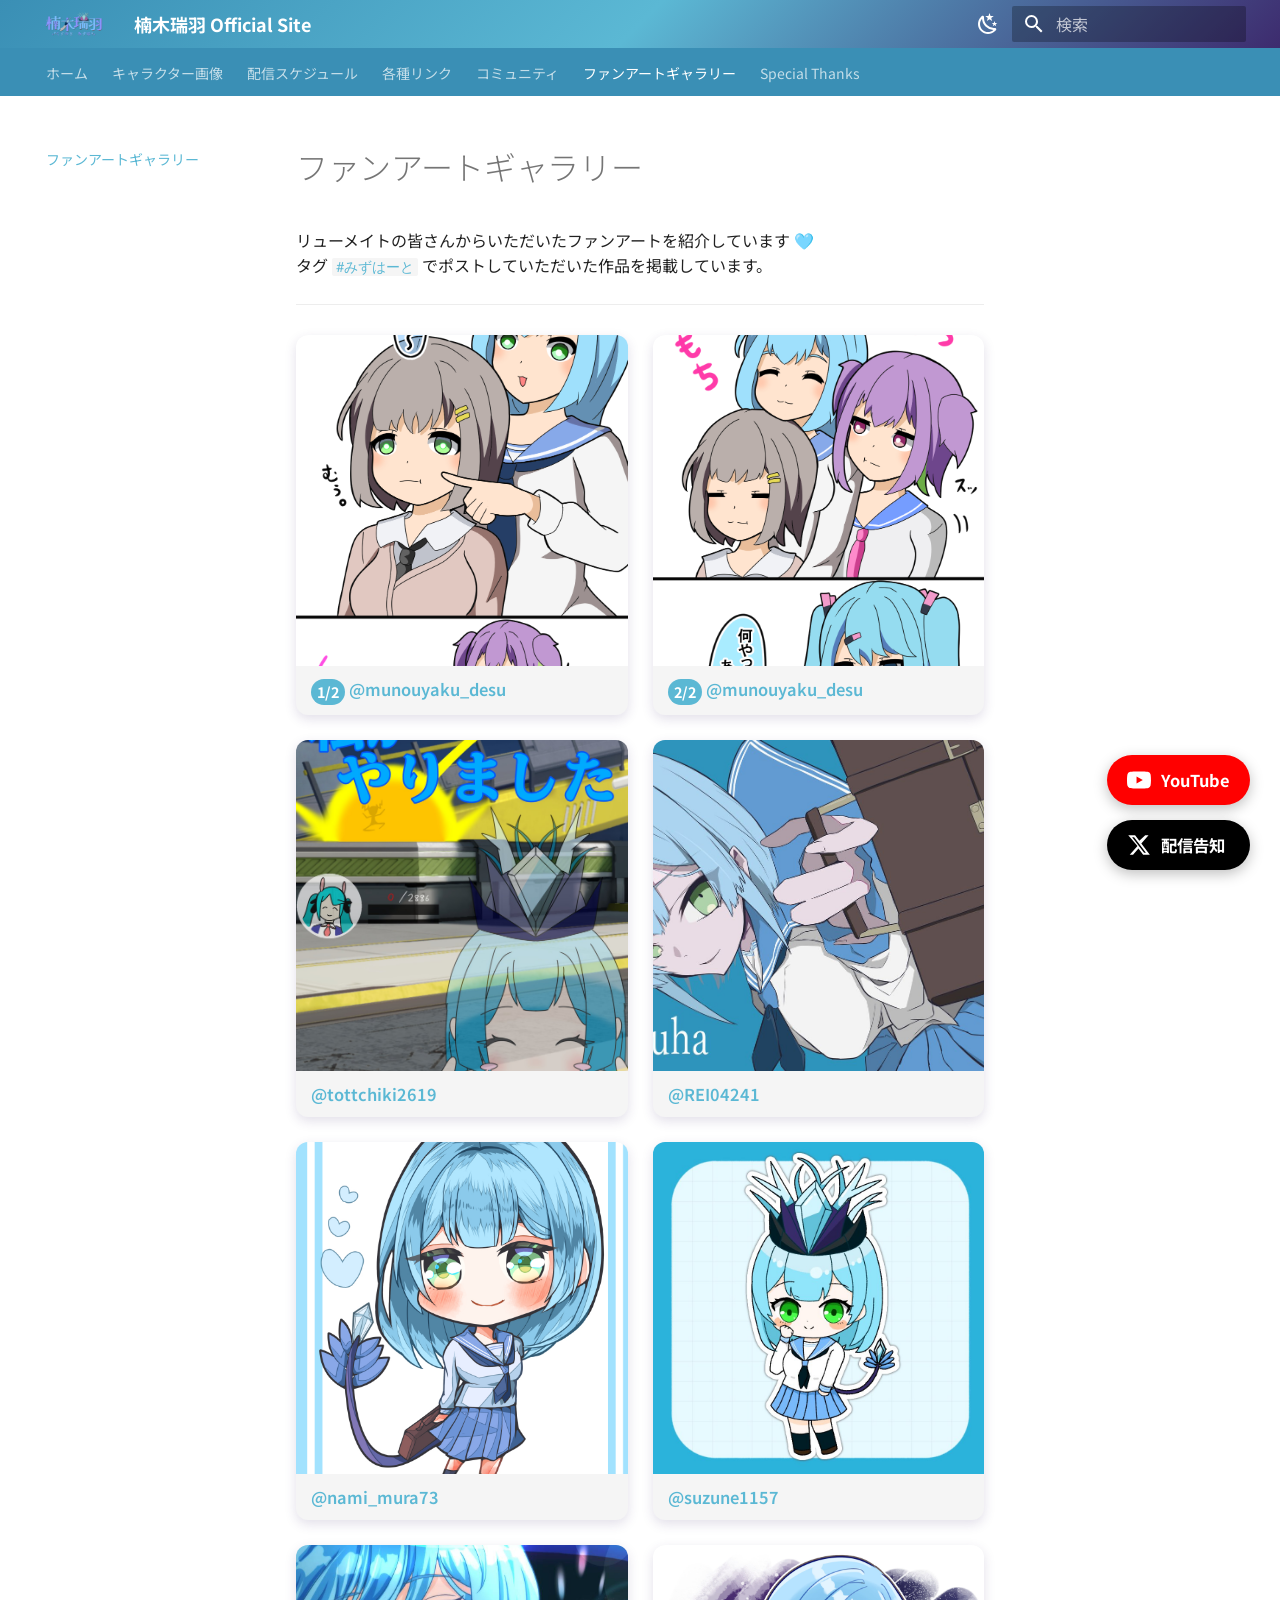
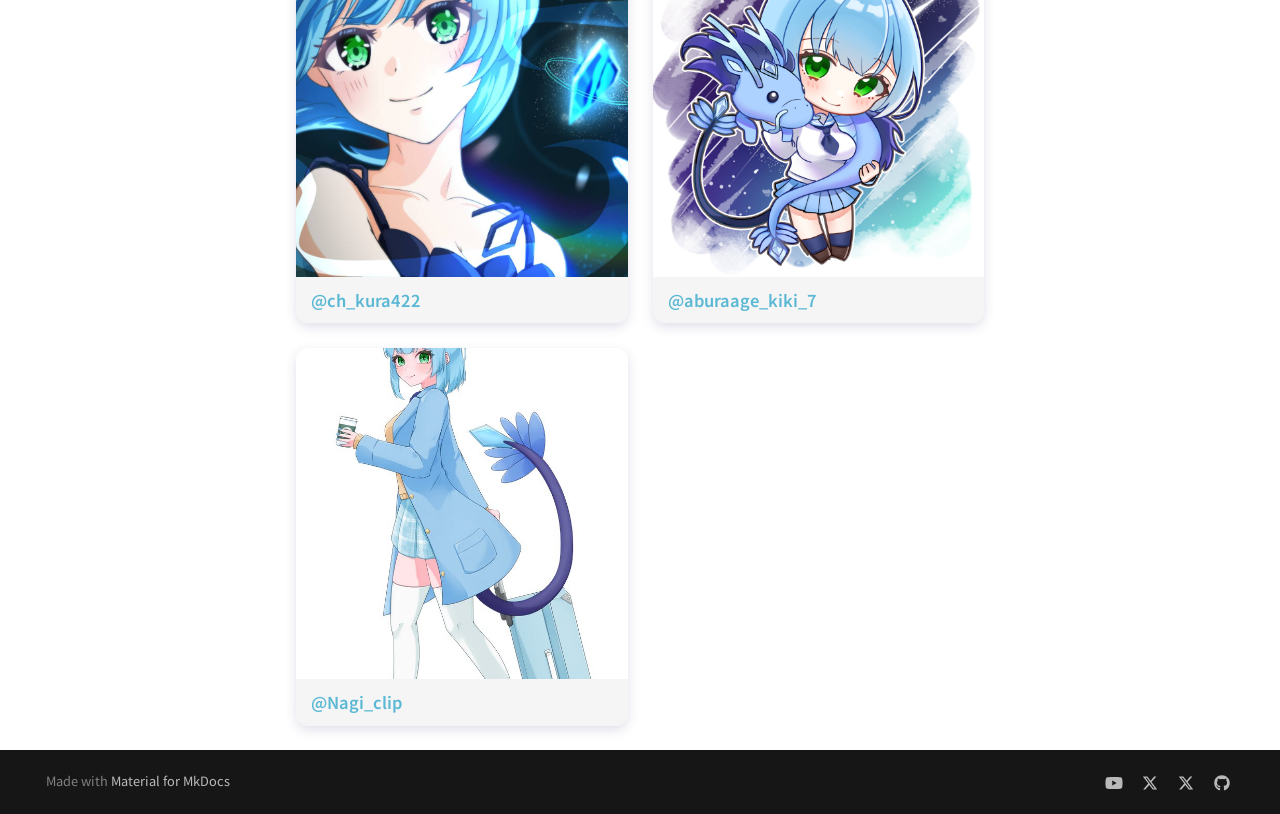
<file: fanart_gallery/index.html>
<!doctype html>
<html lang="ja" class="no-js">
  <head>
    
      <meta charset="utf-8">
      <meta name="viewport" content="width=device-width,initial-scale=1">
      
        <meta name="description" content="Vtuber 楠木瑞羽のオフィシャルサイト">
      
      
        <meta name="author" content="楠木瑞羽">
      
      
        <link rel="canonical" href="https://mizuha-kusunoki-v.github.io/mizuha-site/fanart_gallery/">
      
      
        <link rel="prev" href="../fanart/">
      
      
        <link rel="next" href="../special_thanks/">
      
      
        
      
      
      <link rel="icon" href="../img/logo.png">
      <meta name="generator" content="mkdocs-1.6.1, mkdocs-material-9.7.7">
    
    
      
        <title>ファンアートギャラリー - 楠木瑞羽 Official Site</title>
      
    
    
      <link rel="stylesheet" href="../assets/stylesheets/main.ec1eaa64.min.css">
      
        
        <link rel="stylesheet" href="../assets/stylesheets/palette.ab4e12ef.min.css">
      
      


    
    
      
    
    
      
        
        
        <link rel="preconnect" href="https://fonts.gstatic.com" crossorigin>
        <link rel="stylesheet" href="https://fonts.googleapis.com/css?family=Noto+Sans+JP:300,300i,400,400i,700,700i%7CRoboto+Mono:400,400i,700,700i&display=fallback">
        <style>:root{--md-text-font:"Noto Sans JP";--md-code-font:"Roboto Mono"}</style>
      
    
    
      <link rel="stylesheet" href="../stylesheets/extra.css">
    
    <script>__md_scope=new URL("..",location),__md_hash=e=>[...e].reduce(((e,_)=>(e<<5)-e+_.charCodeAt(0)),0),__md_get=(e,_=localStorage,t=__md_scope)=>JSON.parse(_.getItem(t.pathname+"."+e)),__md_set=(e,_,t=localStorage,a=__md_scope)=>{try{t.setItem(a.pathname+"."+e,JSON.stringify(_))}catch(e){}}</script>
    
      
  


  
  

<script id="__analytics">function __md_analytics(){function e(){dataLayer.push(arguments)}window.dataLayer=window.dataLayer||[],e("js",new Date),e("config","G-J9NGMEMPHV"),document.addEventListener("DOMContentLoaded",(function(){document.forms.search&&document.forms.search.query.addEventListener("blur",(function(){this.value&&e("event","search",{search_term:this.value})}));document$.subscribe((function(){var t=document.forms.feedback;if(void 0!==t)for(var a of t.querySelectorAll("[type=submit]"))a.addEventListener("click",(function(a){a.preventDefault();var n=document.location.pathname,d=this.getAttribute("data-md-value");e("event","feedback",{page:n,data:d}),t.firstElementChild.disabled=!0;var r=t.querySelector(".md-feedback__note [data-md-value='"+d+"']");r&&(r.hidden=!1)})),t.hidden=!1})),location$.subscribe((function(t){e("config","G-J9NGMEMPHV",{page_path:t.pathname})}))}));var t=document.createElement("script");t.async=!0,t.src="https://www.googletagmanager.com/gtag/js?id=G-J9NGMEMPHV",document.getElementById("__analytics").insertAdjacentElement("afterEnd",t)}</script>
  
    <script>"undefined"!=typeof __md_analytics&&__md_analytics()</script>
  

    
    
  

  
  <script async src="https://pagead2.googlesyndication.com/pagead/js/adsbygoogle.js?client=ca-pub-1304234672734603"
     crossorigin="anonymous"></script>

  
  
  
  

  <meta property="og:type"        content="website">
  <meta property="og:site_name"   content="楠木瑞羽 Official Site">
  <meta property="og:title"       content="ファンアートギャラリー | 楠木瑞羽 Official Site">
  <meta property="og:description" content="Vtuber 楠木瑞羽のオフィシャルサイト">
  <meta property="og:image"       content="https://mizuha-kusunoki-v.github.io/mizuha-site/img/blazer_b.png">
  <meta property="og:url"         content="https://mizuha-kusunoki-v.github.io/mizuha-site/fanart_gallery/">
  <meta property="og:locale"      content="ja_JP">

  <meta name="twitter:card"        content="summary_large_image">
  <meta name="twitter:site"        content="@Mizuha_live">
  <meta name="twitter:title"       content="ファンアートギャラリー | 楠木瑞羽 Official Site">
  <meta name="twitter:description" content="Vtuber 楠木瑞羽のオフィシャルサイト">
  <meta name="twitter:image"       content="https://mizuha-kusunoki-v.github.io/mizuha-site/img/blazer_b.png">

  </head>
  
  
    
    
      
    
    
    
    
    <body dir="ltr" data-md-color-scheme="default" data-md-color-primary="custom" data-md-color-accent="custom">
  
    
    <input class="md-toggle" data-md-toggle="drawer" type="checkbox" id="__drawer" autocomplete="off">
    <input class="md-toggle" data-md-toggle="search" type="checkbox" id="__search" autocomplete="off">
    <label class="md-overlay" for="__drawer"></label>
    <div data-md-component="skip">
      
        
        <a href="#_1" class="md-skip">
          コンテンツにスキップ
        </a>
      
    </div>
    <div data-md-component="announce">
      
    </div>
    
    
      

<header class="md-header" data-md-component="header">
  <nav class="md-header__inner md-grid" aria-label="ヘッダー">
    <a href=".." title="楠木瑞羽 Official Site" class="md-header__button md-logo" aria-label="楠木瑞羽 Official Site" data-md-component="logo">
      
  <img src="../img/logo.png" alt="logo">

    </a>
    <label class="md-header__button md-icon" for="__drawer">
      
      <svg xmlns="http://www.w3.org/2000/svg" viewBox="0 0 24 24"><path d="M3 6h18v2H3zm0 5h18v2H3zm0 5h18v2H3z"/></svg>
    </label>
    <div class="md-header__title" data-md-component="header-title">
      <div class="md-header__ellipsis">
        <div class="md-header__topic">
          <span class="md-ellipsis">
            楠木瑞羽 Official Site
          </span>
        </div>
        <div class="md-header__topic" data-md-component="header-topic">
          <span class="md-ellipsis">
            
              ファンアートギャラリー
            
          </span>
        </div>
      </div>
    </div>
    
      
        <form class="md-header__option" data-md-component="palette">
  
    
    
    
    <input class="md-option" data-md-color-media="" data-md-color-scheme="default" data-md-color-primary="custom" data-md-color-accent="custom"  aria-label="ダークモードに切り替え"  type="radio" name="__palette" id="__palette_0">
    
      <label class="md-header__button md-icon" title="ダークモードに切り替え" for="__palette_1" hidden>
        <svg xmlns="http://www.w3.org/2000/svg" viewBox="0 0 24 24"><path d="m17.75 4.09-2.53 1.94.91 3.06-2.63-1.81-2.63 1.81.91-3.06-2.53-1.94L12.44 4l1.06-3 1.06 3zm3.5 6.91-1.64 1.25.59 1.98-1.7-1.17-1.7 1.17.59-1.98L15.75 11l2.06-.05L18.5 9l.69 1.95zm-2.28 4.95c.83-.08 1.72 1.1 1.19 1.85-.32.45-.66.87-1.08 1.27C15.17 23 8.84 23 4.94 19.07c-3.91-3.9-3.91-10.24 0-14.14.4-.4.82-.76 1.27-1.08.75-.53 1.93.36 1.85 1.19-.27 2.86.69 5.83 2.89 8.02a9.96 9.96 0 0 0 8.02 2.89m-1.64 2.02a12.08 12.08 0 0 1-7.8-3.47c-2.17-2.19-3.33-5-3.49-7.82-2.81 3.14-2.7 7.96.31 10.98 3.02 3.01 7.84 3.12 10.98.31"/></svg>
      </label>
    
  
    
    
    
    <input class="md-option" data-md-color-media="" data-md-color-scheme="slate" data-md-color-primary="custom" data-md-color-accent="custom"  aria-label="ライトモードに切り替え"  type="radio" name="__palette" id="__palette_1">
    
      <label class="md-header__button md-icon" title="ライトモードに切り替え" for="__palette_0" hidden>
        <svg xmlns="http://www.w3.org/2000/svg" viewBox="0 0 24 24"><path d="M12 7a5 5 0 0 1 5 5 5 5 0 0 1-5 5 5 5 0 0 1-5-5 5 5 0 0 1 5-5m0 2a3 3 0 0 0-3 3 3 3 0 0 0 3 3 3 3 0 0 0 3-3 3 3 0 0 0-3-3m0-7 2.39 3.42C13.65 5.15 12.84 5 12 5s-1.65.15-2.39.42zM3.34 7l4.16-.35A7.2 7.2 0 0 0 5.94 8.5c-.44.74-.69 1.5-.83 2.29zm.02 10 1.76-3.77a7.131 7.131 0 0 0 2.38 4.14zM20.65 7l-1.77 3.79a7.02 7.02 0 0 0-2.38-4.15zm-.01 10-4.14.36c.59-.51 1.12-1.14 1.54-1.86.42-.73.69-1.5.83-2.29zM12 22l-2.41-3.44c.74.27 1.55.44 2.41.44.82 0 1.63-.17 2.37-.44z"/></svg>
      </label>
    
  
</form>
      
    
    
      <script>var palette=__md_get("__palette");if(palette&&palette.color){if("(prefers-color-scheme)"===palette.color.media){var media=matchMedia("(prefers-color-scheme: light)"),input=document.querySelector(media.matches?"[data-md-color-media='(prefers-color-scheme: light)']":"[data-md-color-media='(prefers-color-scheme: dark)']");palette.color.media=input.getAttribute("data-md-color-media"),palette.color.scheme=input.getAttribute("data-md-color-scheme"),palette.color.primary=input.getAttribute("data-md-color-primary"),palette.color.accent=input.getAttribute("data-md-color-accent")}for(var[key,value]of Object.entries(palette.color))document.body.setAttribute("data-md-color-"+key,value)}</script>
    
    
    
      
      
        <label class="md-header__button md-icon" for="__search">
          
          <svg xmlns="http://www.w3.org/2000/svg" viewBox="0 0 24 24"><path d="M9.5 3A6.5 6.5 0 0 1 16 9.5c0 1.61-.59 3.09-1.56 4.23l.27.27h.79l5 5-1.5 1.5-5-5v-.79l-.27-.27A6.52 6.52 0 0 1 9.5 16 6.5 6.5 0 0 1 3 9.5 6.5 6.5 0 0 1 9.5 3m0 2C7 5 5 7 5 9.5S7 14 9.5 14 14 12 14 9.5 12 5 9.5 5"/></svg>
        </label>
        <div class="md-search" data-md-component="search" role="dialog">
  <label class="md-search__overlay" for="__search"></label>
  <div class="md-search__inner" role="search">
    <form class="md-search__form" name="search">
      <input type="text" class="md-search__input" name="query" aria-label="検索" placeholder="検索" autocapitalize="off" autocorrect="off" autocomplete="off" spellcheck="false" data-md-component="search-query" required>
      <label class="md-search__icon md-icon" for="__search">
        
        <svg xmlns="http://www.w3.org/2000/svg" viewBox="0 0 24 24"><path d="M9.5 3A6.5 6.5 0 0 1 16 9.5c0 1.61-.59 3.09-1.56 4.23l.27.27h.79l5 5-1.5 1.5-5-5v-.79l-.27-.27A6.52 6.52 0 0 1 9.5 16 6.5 6.5 0 0 1 3 9.5 6.5 6.5 0 0 1 9.5 3m0 2C7 5 5 7 5 9.5S7 14 9.5 14 14 12 14 9.5 12 5 9.5 5"/></svg>
        
        <svg xmlns="http://www.w3.org/2000/svg" viewBox="0 0 24 24"><path d="M20 11v2H8l5.5 5.5-1.42 1.42L4.16 12l7.92-7.92L13.5 5.5 8 11z"/></svg>
      </label>
      <nav class="md-search__options" aria-label="検索">
        
        <button type="reset" class="md-search__icon md-icon" title="クリア" aria-label="クリア" tabindex="-1">
          
          <svg xmlns="http://www.w3.org/2000/svg" viewBox="0 0 24 24"><path d="M19 6.41 17.59 5 12 10.59 6.41 5 5 6.41 10.59 12 5 17.59 6.41 19 12 13.41 17.59 19 19 17.59 13.41 12z"/></svg>
        </button>
      </nav>
      
    </form>
    <div class="md-search__output">
      <div class="md-search__scrollwrap" tabindex="0" data-md-scrollfix>
        <div class="md-search-result" data-md-component="search-result">
          <div class="md-search-result__meta">
            検索を初期化
          </div>
          <ol class="md-search-result__list" role="presentation"></ol>
        </div>
      </div>
    </div>
  </div>
</div>
      
    
    
  </nav>
  
</header>
    
    <div class="md-container" data-md-component="container">
      
      
        
          
            
<nav class="md-tabs" aria-label="タブ" data-md-component="tabs">
  <div class="md-grid">
    <ul class="md-tabs__list">
      
        
  
  
  
  
    <li class="md-tabs__item">
      <a href=".." class="md-tabs__link">
        
  
  
    
  
  ホーム

      </a>
    </li>
  

      
        
  
  
  
  
    <li class="md-tabs__item">
      <a href="../chara/" class="md-tabs__link">
        
  
  
    
  
  キャラクター画像

      </a>
    </li>
  

      
        
  
  
  
  
    <li class="md-tabs__item">
      <a href="../schedule/" class="md-tabs__link">
        
  
  
    
  
  配信スケジュール

      </a>
    </li>
  

      
        
  
  
  
  
    <li class="md-tabs__item">
      <a href="../links/" class="md-tabs__link">
        
  
  
    
  
  各種リンク

      </a>
    </li>
  

      
        
  
  
  
  
    <li class="md-tabs__item">
      <a href="../fanart/" class="md-tabs__link">
        
  
  
    
  
  コミュニティ

      </a>
    </li>
  

      
        
  
  
  
    
  
  
    <li class="md-tabs__item md-tabs__item--active">
      <a href="./" class="md-tabs__link">
        
  
  
    
  
  ファンアートギャラリー

      </a>
    </li>
  

      
        
  
  
  
  
    <li class="md-tabs__item">
      <a href="../special_thanks/" class="md-tabs__link">
        
  
  
    
  
  Special Thanks

      </a>
    </li>
  

      
    </ul>
  </div>
</nav>
          
        
      
      <main class="md-main" data-md-component="main">
        <div class="md-main__inner md-grid">
          
            
              
              <div class="md-sidebar md-sidebar--primary" data-md-component="sidebar" data-md-type="navigation" >
                <div class="md-sidebar__scrollwrap">
                  <div class="md-sidebar__inner">
                    


  


<nav class="md-nav md-nav--primary md-nav--lifted" aria-label="ナビゲーション" data-md-level="0">
  <label class="md-nav__title" for="__drawer">
    <a href=".." title="楠木瑞羽 Official Site" class="md-nav__button md-logo" aria-label="楠木瑞羽 Official Site" data-md-component="logo">
      
  <img src="../img/logo.png" alt="logo">

    </a>
    楠木瑞羽 Official Site
  </label>
  
  <ul class="md-nav__list" data-md-scrollfix>
    
      
      
  
  
  
  
    <li class="md-nav__item">
      <a href=".." class="md-nav__link">
        
  
  
  <span class="md-ellipsis">
    
  
    ホーム
  

    
  </span>
  
  

      </a>
    </li>
  

    
      
      
  
  
  
  
    <li class="md-nav__item">
      <a href="../chara/" class="md-nav__link">
        
  
  
  <span class="md-ellipsis">
    
  
    キャラクター画像
  

    
  </span>
  
  

      </a>
    </li>
  

    
      
      
  
  
  
  
    <li class="md-nav__item">
      <a href="../schedule/" class="md-nav__link">
        
  
  
  <span class="md-ellipsis">
    
  
    配信スケジュール
  

    
  </span>
  
  

      </a>
    </li>
  

    
      
      
  
  
  
  
    <li class="md-nav__item">
      <a href="../links/" class="md-nav__link">
        
  
  
  <span class="md-ellipsis">
    
  
    各種リンク
  

    
  </span>
  
  

      </a>
    </li>
  

    
      
      
  
  
  
  
    <li class="md-nav__item">
      <a href="../fanart/" class="md-nav__link">
        
  
  
  <span class="md-ellipsis">
    
  
    コミュニティ
  

    
  </span>
  
  

      </a>
    </li>
  

    
      
      
  
  
    
  
  
  
    <li class="md-nav__item md-nav__item--active">
      
      <input class="md-nav__toggle md-toggle" type="checkbox" id="__toc">
      
      
        
      
      
      <a href="./" class="md-nav__link md-nav__link--active">
        
  
  
  <span class="md-ellipsis">
    
  
    ファンアートギャラリー
  

    
  </span>
  
  

      </a>
      
    </li>
  

    
      
      
  
  
  
  
    <li class="md-nav__item">
      <a href="../special_thanks/" class="md-nav__link">
        
  
  
  <span class="md-ellipsis">
    
  
    Special Thanks
  

    
  </span>
  
  

      </a>
    </li>
  

    
  </ul>
</nav>
                  </div>
                </div>
              </div>
            
            
              
              <div class="md-sidebar md-sidebar--secondary" data-md-component="sidebar" data-md-type="toc" >
                <div class="md-sidebar__scrollwrap">
                  <div class="md-sidebar__inner">
                    

<nav class="md-nav md-nav--secondary" aria-label="目次">
  
  
  
    
  
  
</nav>
                  </div>
                </div>
              </div>
            
          
          
            <div class="md-content" data-md-component="content">
              
              <article class="md-content__inner md-typeset">
                
                  



<h1 id="_1">ファンアートギャラリー</h1>
<p>リューメイトの皆さんからいただいたファンアートを紹介しています 🩵<br />
タグ <a href="https://x.com/search?q=%23%E3%81%BF%E3%81%9A%E3%81%AF%E3%83%BC%E3%81%A8"><code>#みずはーと</code></a> でポストしていただいた作品を掲載しています。</p>
<hr />
<!--
【追加方法】
以下のブロックをコピーして必要な数だけ増やしてください。

<div class="fanart-card">
  <a href="【元ポストのURL】" target="_blank" rel="noopener">
    <img src="img/fanart/【ファイル名.png】" alt="【作者名】様のファンアート">
  </a>
  <div class="fanart-meta">
    <a href="https://x.com/【作者のXID】" target="_blank" rel="noopener">@【作者のXID】</a>
  </div>
</div>

画像ファイルは docs/img/fanart/ フォルダに入れてください。
-->

<div class="fanart-grid">
<!-- FANART_START -->

<div class="fanart-card">
  <a href="https://x.com/munouyaku_desu/status/2053807330819805495" target="_blank" rel="noopener">
    <img src="../img/fanart/001_1.jpg" alt="まおS様のファンアート">
  </a>
  <div class="fanart-meta">
    <span class="fanart-index">1/2</span><a href="https://x.com/munouyaku_desu" target="_blank" rel="noopener">@munouyaku_desu</a>
  </div>
</div>

<div class="fanart-card">
  <a href="https://x.com/munouyaku_desu/status/2053807330819805495" target="_blank" rel="noopener">
    <img src="../img/fanart/001_2.jpg" alt="まおS様のファンアート">
  </a>
  <div class="fanart-meta">
    <span class="fanart-index">2/2</span><a href="https://x.com/munouyaku_desu" target="_blank" rel="noopener">@munouyaku_desu</a>
  </div>
</div>

<div class="fanart-card">
  <a href="https://x.com/tottchiki2619/status/2021417657078018169" target="_blank" rel="noopener">
    <img src="../img/fanart/002.jpg" alt="ピリリたん様のファンアート">
  </a>
  <div class="fanart-meta">
    <a href="https://x.com/tottchiki2619" target="_blank" rel="noopener">@tottchiki2619</a>
  </div>
</div>

<div class="fanart-card">
  <a href="https://x.com/REI04241/status/2001977201777152098" target="_blank" rel="noopener">
    <img src="../img/fanart/003.jpg" alt="零、‐rei‐@お絵描きV様のファンアート">
  </a>
  <div class="fanart-meta">
    <a href="https://x.com/REI04241" target="_blank" rel="noopener">@REI04241</a>
  </div>
</div>

<div class="fanart-card">
  <a href="https://x.com/nami_mura73/status/2012093498347118880" target="_blank" rel="noopener">
    <img src="../img/fanart/004.jpg" alt="ナミムラ様のファンアート">
  </a>
  <div class="fanart-meta">
    <a href="https://x.com/nami_mura73" target="_blank" rel="noopener">@nami_mura73</a>
  </div>
</div>

<div class="fanart-card">
  <a href="https://x.com/suzune1157/status/1982437303562998197" target="_blank" rel="noopener">
    <img src="../img/fanart/005.jpg" alt="すずね様のファンアート">
  </a>
  <div class="fanart-meta">
    <a href="https://x.com/suzune1157" target="_blank" rel="noopener">@suzune1157</a>
  </div>
</div>

<div class="fanart-card">
  <a href="https://x.com/ch_kura422/status/1994187005077450898" target="_blank" rel="noopener">
    <img src="../img/fanart/006.jpg" alt="はなまる様のファンアート">
  </a>
  <div class="fanart-meta">
    <a href="https://x.com/ch_kura422" target="_blank" rel="noopener">@ch_kura422</a>
  </div>
</div>

<div class="fanart-card">
  <a href="https://x.com/aburaage_kiki_7/status/2024350733886439774" target="_blank" rel="noopener">
    <img src="../img/fanart/007.jpg" alt="鬼輝油揚げ様のファンアート">
  </a>
  <div class="fanart-meta">
    <a href="https://x.com/aburaage_kiki_7" target="_blank" rel="noopener">@aburaage_kiki_7</a>
  </div>
</div>

<div class="fanart-card">
  <a href="https://x.com/Mizuha_live/status/1992204937624006896?s=20" target="_blank" rel="noopener">
    <img src="../img/fanart/008.jpg" alt="NAGISA様のファンアート">
  </a>
  <div class="fanart-meta">
    <a href="https://x.com/Nagi_clip" target="_blank" rel="noopener">@Nagi_clip</a>
  </div>
</div>

<!-- FANART_END -->
</div>









  




                
              </article>
            </div>
          
          
<script>var target=document.getElementById(location.hash.slice(1));target&&target.name&&(target.checked=target.name.startsWith("__tabbed_"))</script>
        </div>
        
          <button type="button" class="md-top md-icon" data-md-component="top" hidden>
  
  <svg xmlns="http://www.w3.org/2000/svg" viewBox="0 0 24 24"><path d="M13 20h-2V8l-5.5 5.5-1.42-1.42L12 4.16l7.92 7.92-1.42 1.42L13 8z"/></svg>
  ページトップへ戻る
</button>
        
      </main>
      
        <footer class="md-footer">
  
  <div class="md-footer-meta md-typeset">
    <div class="md-footer-meta__inner md-grid">
      <div class="md-copyright">
  
  
    Made with
    <a href="https://squidfunk.github.io/mkdocs-material/" target="_blank" rel="noopener">
      Material for MkDocs
    </a>
  
</div>
      
        
<div class="md-social">
  
    
    
    
    
    <a href="https://www.youtube.com/@楠木瑞羽" target="_blank" rel="noopener" title="YouTube" class="md-social__link">
      <svg xmlns="http://www.w3.org/2000/svg" viewBox="0 0 576 512"><!--! Font Awesome Free 7.1.0 by @fontawesome - https://fontawesome.com License - https://fontawesome.com/license/free (Icons: CC BY 4.0, Fonts: SIL OFL 1.1, Code: MIT License) Copyright 2025 Fonticons, Inc.--><path d="M549.7 124.1c-6.2-23.7-24.8-42.3-48.3-48.6C458.9 64 288.1 64 288.1 64S117.3 64 74.7 75.5c-23.5 6.3-42 24.9-48.3 48.6C15 167 15 256.4 15 256.4s0 89.4 11.4 132.3c6.3 23.6 24.8 41.5 48.3 47.8C117.3 448 288.1 448 288.1 448s170.8 0 213.4-11.5c23.5-6.3 42-24.2 48.3-47.8 11.4-42.9 11.4-132.3 11.4-132.3s0-89.4-11.4-132.3zM232.2 337.6V175.2l142.7 81.2z"/></svg>
    </a>
  
    
    
    
    
    <a href="https://x.com/KPRKcolonel" target="_blank" rel="noopener" title="X / 雑談アカウント" class="md-social__link">
      <svg xmlns="http://www.w3.org/2000/svg" viewBox="0 0 448 512"><!--! Font Awesome Free 7.1.0 by @fontawesome - https://fontawesome.com License - https://fontawesome.com/license/free (Icons: CC BY 4.0, Fonts: SIL OFL 1.1, Code: MIT License) Copyright 2025 Fonticons, Inc.--><path d="M357.2 48h70.6L273.6 224.2 455 464H313L201.7 318.6 74.5 464H3.8l164.9-188.5L-5.2 48h145.6l100.5 132.9zm-24.8 373.8h39.1L119.1 88h-42z"/></svg>
    </a>
  
    
    
    
    
    <a href="https://x.com/Mizuha_live" target="_blank" rel="noopener" title="X / 配信告知アカウント" class="md-social__link">
      <svg xmlns="http://www.w3.org/2000/svg" viewBox="0 0 448 512"><!--! Font Awesome Free 7.1.0 by @fontawesome - https://fontawesome.com License - https://fontawesome.com/license/free (Icons: CC BY 4.0, Fonts: SIL OFL 1.1, Code: MIT License) Copyright 2025 Fonticons, Inc.--><path d="M357.2 48h70.6L273.6 224.2 455 464H313L201.7 318.6 74.5 464H3.8l164.9-188.5L-5.2 48h145.6l100.5 132.9zm-24.8 373.8h39.1L119.1 88h-42z"/></svg>
    </a>
  
    
    
    
    
    <a href="https://github.com/mizuha-kusunoki-v" target="_blank" rel="noopener" title="GitHub" class="md-social__link">
      <svg xmlns="http://www.w3.org/2000/svg" viewBox="0 0 512 512"><!--! Font Awesome Free 7.1.0 by @fontawesome - https://fontawesome.com License - https://fontawesome.com/license/free (Icons: CC BY 4.0, Fonts: SIL OFL 1.1, Code: MIT License) Copyright 2025 Fonticons, Inc.--><path d="M173.9 397.4c0 2-2.3 3.6-5.2 3.6-3.3.3-5.6-1.3-5.6-3.6 0-2 2.3-3.6 5.2-3.6 3-.3 5.6 1.3 5.6 3.6m-31.1-4.5c-.7 2 1.3 4.3 4.3 4.9 2.6 1 5.6 0 6.2-2s-1.3-4.3-4.3-5.2c-2.6-.7-5.5.3-6.2 2.3m44.2-1.7c-2.9.7-4.9 2.6-4.6 4.9.3 2 2.9 3.3 5.9 2.6 2.9-.7 4.9-2.6 4.6-4.6-.3-1.9-3-3.2-5.9-2.9M252.8 8C114.1 8 8 113.3 8 252c0 110.9 69.8 205.8 169.5 239.2 12.8 2.3 17.3-5.6 17.3-12.1 0-6.2-.3-40.4-.3-61.4 0 0-70 15-84.7-29.8 0 0-11.4-29.1-27.8-36.6 0 0-22.9-15.7 1.6-15.4 0 0 24.9 2 38.6 25.8 21.9 38.6 58.6 27.5 72.9 20.9 2.3-16 8.8-27.1 16-33.7-55.9-6.2-112.3-14.3-112.3-110.5 0-27.5 7.6-41.3 23.6-58.9-2.6-6.5-11.1-33.3 2.6-67.9 20.9-6.5 69 27 69 27 20-5.6 41.5-8.5 62.8-8.5s42.8 2.9 62.8 8.5c0 0 48.1-33.6 69-27 13.7 34.7 5.2 61.4 2.6 67.9 16 17.7 25.8 31.5 25.8 58.9 0 96.5-58.9 104.2-114.8 110.5 9.2 7.9 17 22.9 17 46.4 0 33.7-.3 75.4-.3 83.6 0 6.5 4.6 14.4 17.3 12.1C436.2 457.8 504 362.9 504 252 504 113.3 391.5 8 252.8 8M105.2 352.9c-1.3 1-1 3.3.7 5.2 1.6 1.6 3.9 2.3 5.2 1 1.3-1 1-3.3-.7-5.2-1.6-1.6-3.9-2.3-5.2-1m-10.8-8.1c-.7 1.3.3 2.9 2.3 3.9 1.6 1 3.6.7 4.3-.7.7-1.3-.3-2.9-2.3-3.9-2-.6-3.6-.3-4.3.7m32.4 35.6c-1.6 1.3-1 4.3 1.3 6.2 2.3 2.3 5.2 2.6 6.5 1 1.3-1.3.7-4.3-1.3-6.2-2.2-2.3-5.2-2.6-6.5-1m-11.4-14.7c-1.6 1-1.6 3.6 0 5.9s4.3 3.3 5.6 2.3c1.6-1.3 1.6-3.9 0-6.2-1.4-2.3-4-3.3-5.6-2"/></svg>
    </a>
  
</div>
      
    </div>
  </div>
</footer>
      
    </div>
    <div class="md-dialog" data-md-component="dialog">
      <div class="md-dialog__inner md-typeset"></div>
    </div>
    
    
    
      
      
      <script id="__config" type="application/json">{"annotate": null, "base": "..", "features": ["navigation.tabs", "navigation.top", "navigation.instant", "search.highlight", "content.code.copy"], "search": "../assets/javascripts/workers/search.2c215733.min.js", "tags": null, "translations": {"clipboard.copied": "\u30b3\u30d4\u30fc\u3057\u307e\u3057\u305f", "clipboard.copy": "\u30af\u30ea\u30c3\u30d7\u30dc\u30fc\u30c9\u3078\u30b3\u30d4\u30fc", "search.result.more.one": "\u3053\u306e\u30da\u30fc\u30b8\u5185\u306b\u3082\u30461\u4ef6\u898b\u3064\u304b\u308a\u307e\u3057\u305f", "search.result.more.other": "\u3053\u306e\u30da\u30fc\u30b8\u5185\u306b\u3042\u3068#\u4ef6\u898b\u3064\u304b\u308a\u307e\u3057\u305f", "search.result.none": "\u4f55\u3082\u898b\u3064\u304b\u308a\u307e\u305b\u3093\u3067\u3057\u305f", "search.result.one": "1\u4ef6\u898b\u3064\u304b\u308a\u307e\u3057\u305f", "search.result.other": "#\u4ef6\u898b\u3064\u304b\u308a\u307e\u3057\u305f", "search.result.placeholder": "\u691c\u7d22\u30ad\u30fc\u30ef\u30fc\u30c9\u3092\u5165\u529b\u3057\u3066\u304f\u3060\u3055\u3044", "search.result.term.missing": "\u691c\u7d22\u306b\u542b\u307e\u308c\u306a\u3044", "select.version": "\u30d0\u30fc\u30b8\u30e7\u30f3\u5207\u308a\u66ff\u3048"}, "version": null}</script>
    
    
      <script src="../assets/javascripts/bundle.d7400e89.min.js"></script>
      
        <script src="../javascripts/floating_sns.js"></script>
      
    
  </body>
</html>
</file>
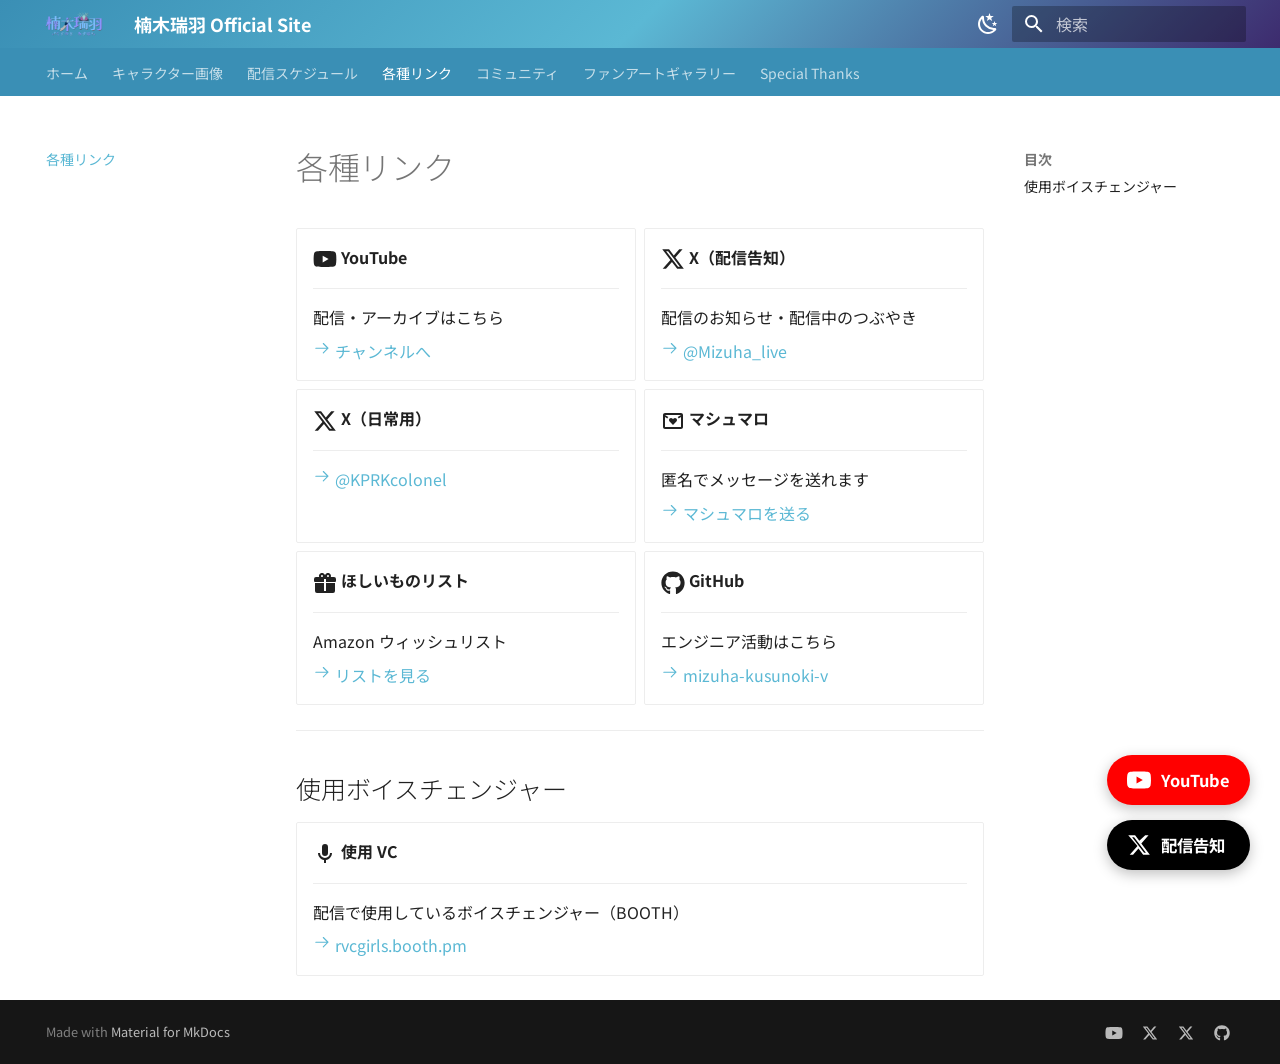
<file: links/index.html>
<!doctype html>
<html lang="ja" class="no-js">
  <head>
    
      <meta charset="utf-8">
      <meta name="viewport" content="width=device-width,initial-scale=1">
      
        <meta name="description" content="Vtuber 楠木瑞羽のオフィシャルサイト">
      
      
        <meta name="author" content="楠木瑞羽">
      
      
        <link rel="canonical" href="https://mizuha-kusunoki-v.github.io/mizuha-site/links/">
      
      
        <link rel="prev" href="../schedule/">
      
      
        <link rel="next" href="../fanart/">
      
      
        
      
      
      <link rel="icon" href="../img/logo.png">
      <meta name="generator" content="mkdocs-1.6.1, mkdocs-material-9.7.7">
    
    
      
        <title>各種リンク - 楠木瑞羽 Official Site</title>
      
    
    
      <link rel="stylesheet" href="../assets/stylesheets/main.ec1eaa64.min.css">
      
        
        <link rel="stylesheet" href="../assets/stylesheets/palette.ab4e12ef.min.css">
      
      


    
    
      
    
    
      
        
        
        <link rel="preconnect" href="https://fonts.gstatic.com" crossorigin>
        <link rel="stylesheet" href="https://fonts.googleapis.com/css?family=Noto+Sans+JP:300,300i,400,400i,700,700i%7CRoboto+Mono:400,400i,700,700i&display=fallback">
        <style>:root{--md-text-font:"Noto Sans JP";--md-code-font:"Roboto Mono"}</style>
      
    
    
      <link rel="stylesheet" href="../stylesheets/extra.css">
    
    <script>__md_scope=new URL("..",location),__md_hash=e=>[...e].reduce(((e,_)=>(e<<5)-e+_.charCodeAt(0)),0),__md_get=(e,_=localStorage,t=__md_scope)=>JSON.parse(_.getItem(t.pathname+"."+e)),__md_set=(e,_,t=localStorage,a=__md_scope)=>{try{t.setItem(a.pathname+"."+e,JSON.stringify(_))}catch(e){}}</script>
    
      
  


  
  

<script id="__analytics">function __md_analytics(){function e(){dataLayer.push(arguments)}window.dataLayer=window.dataLayer||[],e("js",new Date),e("config","G-J9NGMEMPHV"),document.addEventListener("DOMContentLoaded",(function(){document.forms.search&&document.forms.search.query.addEventListener("blur",(function(){this.value&&e("event","search",{search_term:this.value})}));document$.subscribe((function(){var t=document.forms.feedback;if(void 0!==t)for(var a of t.querySelectorAll("[type=submit]"))a.addEventListener("click",(function(a){a.preventDefault();var n=document.location.pathname,d=this.getAttribute("data-md-value");e("event","feedback",{page:n,data:d}),t.firstElementChild.disabled=!0;var r=t.querySelector(".md-feedback__note [data-md-value='"+d+"']");r&&(r.hidden=!1)})),t.hidden=!1})),location$.subscribe((function(t){e("config","G-J9NGMEMPHV",{page_path:t.pathname})}))}));var t=document.createElement("script");t.async=!0,t.src="https://www.googletagmanager.com/gtag/js?id=G-J9NGMEMPHV",document.getElementById("__analytics").insertAdjacentElement("afterEnd",t)}</script>
  
    <script>"undefined"!=typeof __md_analytics&&__md_analytics()</script>
  

    
    
  

  
  <script async src="https://pagead2.googlesyndication.com/pagead/js/adsbygoogle.js?client=ca-pub-1304234672734603"
     crossorigin="anonymous"></script>

  
  
  
  

  <meta property="og:type"        content="website">
  <meta property="og:site_name"   content="楠木瑞羽 Official Site">
  <meta property="og:title"       content="各種リンク | 楠木瑞羽 Official Site">
  <meta property="og:description" content="Vtuber 楠木瑞羽のオフィシャルサイト">
  <meta property="og:image"       content="https://mizuha-kusunoki-v.github.io/mizuha-site/img/blazer_b.png">
  <meta property="og:url"         content="https://mizuha-kusunoki-v.github.io/mizuha-site/links/">
  <meta property="og:locale"      content="ja_JP">

  <meta name="twitter:card"        content="summary_large_image">
  <meta name="twitter:site"        content="@Mizuha_live">
  <meta name="twitter:title"       content="各種リンク | 楠木瑞羽 Official Site">
  <meta name="twitter:description" content="Vtuber 楠木瑞羽のオフィシャルサイト">
  <meta name="twitter:image"       content="https://mizuha-kusunoki-v.github.io/mizuha-site/img/blazer_b.png">

  </head>
  
  
    
    
      
    
    
    
    
    <body dir="ltr" data-md-color-scheme="default" data-md-color-primary="custom" data-md-color-accent="custom">
  
    
    <input class="md-toggle" data-md-toggle="drawer" type="checkbox" id="__drawer" autocomplete="off">
    <input class="md-toggle" data-md-toggle="search" type="checkbox" id="__search" autocomplete="off">
    <label class="md-overlay" for="__drawer"></label>
    <div data-md-component="skip">
      
        
        <a href="#_1" class="md-skip">
          コンテンツにスキップ
        </a>
      
    </div>
    <div data-md-component="announce">
      
    </div>
    
    
      

<header class="md-header" data-md-component="header">
  <nav class="md-header__inner md-grid" aria-label="ヘッダー">
    <a href=".." title="楠木瑞羽 Official Site" class="md-header__button md-logo" aria-label="楠木瑞羽 Official Site" data-md-component="logo">
      
  <img src="../img/logo.png" alt="logo">

    </a>
    <label class="md-header__button md-icon" for="__drawer">
      
      <svg xmlns="http://www.w3.org/2000/svg" viewBox="0 0 24 24"><path d="M3 6h18v2H3zm0 5h18v2H3zm0 5h18v2H3z"/></svg>
    </label>
    <div class="md-header__title" data-md-component="header-title">
      <div class="md-header__ellipsis">
        <div class="md-header__topic">
          <span class="md-ellipsis">
            楠木瑞羽 Official Site
          </span>
        </div>
        <div class="md-header__topic" data-md-component="header-topic">
          <span class="md-ellipsis">
            
              各種リンク
            
          </span>
        </div>
      </div>
    </div>
    
      
        <form class="md-header__option" data-md-component="palette">
  
    
    
    
    <input class="md-option" data-md-color-media="" data-md-color-scheme="default" data-md-color-primary="custom" data-md-color-accent="custom"  aria-label="ダークモードに切り替え"  type="radio" name="__palette" id="__palette_0">
    
      <label class="md-header__button md-icon" title="ダークモードに切り替え" for="__palette_1" hidden>
        <svg xmlns="http://www.w3.org/2000/svg" viewBox="0 0 24 24"><path d="m17.75 4.09-2.53 1.94.91 3.06-2.63-1.81-2.63 1.81.91-3.06-2.53-1.94L12.44 4l1.06-3 1.06 3zm3.5 6.91-1.64 1.25.59 1.98-1.7-1.17-1.7 1.17.59-1.98L15.75 11l2.06-.05L18.5 9l.69 1.95zm-2.28 4.95c.83-.08 1.72 1.1 1.19 1.85-.32.45-.66.87-1.08 1.27C15.17 23 8.84 23 4.94 19.07c-3.91-3.9-3.91-10.24 0-14.14.4-.4.82-.76 1.27-1.08.75-.53 1.93.36 1.85 1.19-.27 2.86.69 5.83 2.89 8.02a9.96 9.96 0 0 0 8.02 2.89m-1.64 2.02a12.08 12.08 0 0 1-7.8-3.47c-2.17-2.19-3.33-5-3.49-7.82-2.81 3.14-2.7 7.96.31 10.98 3.02 3.01 7.84 3.12 10.98.31"/></svg>
      </label>
    
  
    
    
    
    <input class="md-option" data-md-color-media="" data-md-color-scheme="slate" data-md-color-primary="custom" data-md-color-accent="custom"  aria-label="ライトモードに切り替え"  type="radio" name="__palette" id="__palette_1">
    
      <label class="md-header__button md-icon" title="ライトモードに切り替え" for="__palette_0" hidden>
        <svg xmlns="http://www.w3.org/2000/svg" viewBox="0 0 24 24"><path d="M12 7a5 5 0 0 1 5 5 5 5 0 0 1-5 5 5 5 0 0 1-5-5 5 5 0 0 1 5-5m0 2a3 3 0 0 0-3 3 3 3 0 0 0 3 3 3 3 0 0 0 3-3 3 3 0 0 0-3-3m0-7 2.39 3.42C13.65 5.15 12.84 5 12 5s-1.65.15-2.39.42zM3.34 7l4.16-.35A7.2 7.2 0 0 0 5.94 8.5c-.44.74-.69 1.5-.83 2.29zm.02 10 1.76-3.77a7.131 7.131 0 0 0 2.38 4.14zM20.65 7l-1.77 3.79a7.02 7.02 0 0 0-2.38-4.15zm-.01 10-4.14.36c.59-.51 1.12-1.14 1.54-1.86.42-.73.69-1.5.83-2.29zM12 22l-2.41-3.44c.74.27 1.55.44 2.41.44.82 0 1.63-.17 2.37-.44z"/></svg>
      </label>
    
  
</form>
      
    
    
      <script>var palette=__md_get("__palette");if(palette&&palette.color){if("(prefers-color-scheme)"===palette.color.media){var media=matchMedia("(prefers-color-scheme: light)"),input=document.querySelector(media.matches?"[data-md-color-media='(prefers-color-scheme: light)']":"[data-md-color-media='(prefers-color-scheme: dark)']");palette.color.media=input.getAttribute("data-md-color-media"),palette.color.scheme=input.getAttribute("data-md-color-scheme"),palette.color.primary=input.getAttribute("data-md-color-primary"),palette.color.accent=input.getAttribute("data-md-color-accent")}for(var[key,value]of Object.entries(palette.color))document.body.setAttribute("data-md-color-"+key,value)}</script>
    
    
    
      
      
        <label class="md-header__button md-icon" for="__search">
          
          <svg xmlns="http://www.w3.org/2000/svg" viewBox="0 0 24 24"><path d="M9.5 3A6.5 6.5 0 0 1 16 9.5c0 1.61-.59 3.09-1.56 4.23l.27.27h.79l5 5-1.5 1.5-5-5v-.79l-.27-.27A6.52 6.52 0 0 1 9.5 16 6.5 6.5 0 0 1 3 9.5 6.5 6.5 0 0 1 9.5 3m0 2C7 5 5 7 5 9.5S7 14 9.5 14 14 12 14 9.5 12 5 9.5 5"/></svg>
        </label>
        <div class="md-search" data-md-component="search" role="dialog">
  <label class="md-search__overlay" for="__search"></label>
  <div class="md-search__inner" role="search">
    <form class="md-search__form" name="search">
      <input type="text" class="md-search__input" name="query" aria-label="検索" placeholder="検索" autocapitalize="off" autocorrect="off" autocomplete="off" spellcheck="false" data-md-component="search-query" required>
      <label class="md-search__icon md-icon" for="__search">
        
        <svg xmlns="http://www.w3.org/2000/svg" viewBox="0 0 24 24"><path d="M9.5 3A6.5 6.5 0 0 1 16 9.5c0 1.61-.59 3.09-1.56 4.23l.27.27h.79l5 5-1.5 1.5-5-5v-.79l-.27-.27A6.52 6.52 0 0 1 9.5 16 6.5 6.5 0 0 1 3 9.5 6.5 6.5 0 0 1 9.5 3m0 2C7 5 5 7 5 9.5S7 14 9.5 14 14 12 14 9.5 12 5 9.5 5"/></svg>
        
        <svg xmlns="http://www.w3.org/2000/svg" viewBox="0 0 24 24"><path d="M20 11v2H8l5.5 5.5-1.42 1.42L4.16 12l7.92-7.92L13.5 5.5 8 11z"/></svg>
      </label>
      <nav class="md-search__options" aria-label="検索">
        
        <button type="reset" class="md-search__icon md-icon" title="クリア" aria-label="クリア" tabindex="-1">
          
          <svg xmlns="http://www.w3.org/2000/svg" viewBox="0 0 24 24"><path d="M19 6.41 17.59 5 12 10.59 6.41 5 5 6.41 10.59 12 5 17.59 6.41 19 12 13.41 17.59 19 19 17.59 13.41 12z"/></svg>
        </button>
      </nav>
      
    </form>
    <div class="md-search__output">
      <div class="md-search__scrollwrap" tabindex="0" data-md-scrollfix>
        <div class="md-search-result" data-md-component="search-result">
          <div class="md-search-result__meta">
            検索を初期化
          </div>
          <ol class="md-search-result__list" role="presentation"></ol>
        </div>
      </div>
    </div>
  </div>
</div>
      
    
    
  </nav>
  
</header>
    
    <div class="md-container" data-md-component="container">
      
      
        
          
            
<nav class="md-tabs" aria-label="タブ" data-md-component="tabs">
  <div class="md-grid">
    <ul class="md-tabs__list">
      
        
  
  
  
  
    <li class="md-tabs__item">
      <a href=".." class="md-tabs__link">
        
  
  
    
  
  ホーム

      </a>
    </li>
  

      
        
  
  
  
  
    <li class="md-tabs__item">
      <a href="../chara/" class="md-tabs__link">
        
  
  
    
  
  キャラクター画像

      </a>
    </li>
  

      
        
  
  
  
  
    <li class="md-tabs__item">
      <a href="../schedule/" class="md-tabs__link">
        
  
  
    
  
  配信スケジュール

      </a>
    </li>
  

      
        
  
  
  
    
  
  
    <li class="md-tabs__item md-tabs__item--active">
      <a href="./" class="md-tabs__link">
        
  
  
    
  
  各種リンク

      </a>
    </li>
  

      
        
  
  
  
  
    <li class="md-tabs__item">
      <a href="../fanart/" class="md-tabs__link">
        
  
  
    
  
  コミュニティ

      </a>
    </li>
  

      
        
  
  
  
  
    <li class="md-tabs__item">
      <a href="../fanart_gallery/" class="md-tabs__link">
        
  
  
    
  
  ファンアートギャラリー

      </a>
    </li>
  

      
        
  
  
  
  
    <li class="md-tabs__item">
      <a href="../special_thanks/" class="md-tabs__link">
        
  
  
    
  
  Special Thanks

      </a>
    </li>
  

      
    </ul>
  </div>
</nav>
          
        
      
      <main class="md-main" data-md-component="main">
        <div class="md-main__inner md-grid">
          
            
              
              <div class="md-sidebar md-sidebar--primary" data-md-component="sidebar" data-md-type="navigation" >
                <div class="md-sidebar__scrollwrap">
                  <div class="md-sidebar__inner">
                    


  


<nav class="md-nav md-nav--primary md-nav--lifted" aria-label="ナビゲーション" data-md-level="0">
  <label class="md-nav__title" for="__drawer">
    <a href=".." title="楠木瑞羽 Official Site" class="md-nav__button md-logo" aria-label="楠木瑞羽 Official Site" data-md-component="logo">
      
  <img src="../img/logo.png" alt="logo">

    </a>
    楠木瑞羽 Official Site
  </label>
  
  <ul class="md-nav__list" data-md-scrollfix>
    
      
      
  
  
  
  
    <li class="md-nav__item">
      <a href=".." class="md-nav__link">
        
  
  
  <span class="md-ellipsis">
    
  
    ホーム
  

    
  </span>
  
  

      </a>
    </li>
  

    
      
      
  
  
  
  
    <li class="md-nav__item">
      <a href="../chara/" class="md-nav__link">
        
  
  
  <span class="md-ellipsis">
    
  
    キャラクター画像
  

    
  </span>
  
  

      </a>
    </li>
  

    
      
      
  
  
  
  
    <li class="md-nav__item">
      <a href="../schedule/" class="md-nav__link">
        
  
  
  <span class="md-ellipsis">
    
  
    配信スケジュール
  

    
  </span>
  
  

      </a>
    </li>
  

    
      
      
  
  
    
  
  
  
    <li class="md-nav__item md-nav__item--active">
      
      <input class="md-nav__toggle md-toggle" type="checkbox" id="__toc">
      
      
        
      
      
        <label class="md-nav__link md-nav__link--active" for="__toc">
          
  
  
  <span class="md-ellipsis">
    
  
    各種リンク
  

    
  </span>
  
  

          <span class="md-nav__icon md-icon"></span>
        </label>
      
      <a href="./" class="md-nav__link md-nav__link--active">
        
  
  
  <span class="md-ellipsis">
    
  
    各種リンク
  

    
  </span>
  
  

      </a>
      
        

<nav class="md-nav md-nav--secondary" aria-label="目次">
  
  
  
    
  
  
    <label class="md-nav__title" for="__toc">
      <span class="md-nav__icon md-icon"></span>
      目次
    </label>
    <ul class="md-nav__list" data-md-component="toc" data-md-scrollfix>
      
        <li class="md-nav__item">
  <a href="#_2" class="md-nav__link">
    <span class="md-ellipsis">
      
        使用ボイスチェンジャー
      
    </span>
  </a>
  
</li>
      
    </ul>
  
</nav>
      
    </li>
  

    
      
      
  
  
  
  
    <li class="md-nav__item">
      <a href="../fanart/" class="md-nav__link">
        
  
  
  <span class="md-ellipsis">
    
  
    コミュニティ
  

    
  </span>
  
  

      </a>
    </li>
  

    
      
      
  
  
  
  
    <li class="md-nav__item">
      <a href="../fanart_gallery/" class="md-nav__link">
        
  
  
  <span class="md-ellipsis">
    
  
    ファンアートギャラリー
  

    
  </span>
  
  

      </a>
    </li>
  

    
      
      
  
  
  
  
    <li class="md-nav__item">
      <a href="../special_thanks/" class="md-nav__link">
        
  
  
  <span class="md-ellipsis">
    
  
    Special Thanks
  

    
  </span>
  
  

      </a>
    </li>
  

    
  </ul>
</nav>
                  </div>
                </div>
              </div>
            
            
              
              <div class="md-sidebar md-sidebar--secondary" data-md-component="sidebar" data-md-type="toc" >
                <div class="md-sidebar__scrollwrap">
                  <div class="md-sidebar__inner">
                    

<nav class="md-nav md-nav--secondary" aria-label="目次">
  
  
  
    
  
  
    <label class="md-nav__title" for="__toc">
      <span class="md-nav__icon md-icon"></span>
      目次
    </label>
    <ul class="md-nav__list" data-md-component="toc" data-md-scrollfix>
      
        <li class="md-nav__item">
  <a href="#_2" class="md-nav__link">
    <span class="md-ellipsis">
      
        使用ボイスチェンジャー
      
    </span>
  </a>
  
</li>
      
    </ul>
  
</nav>
                  </div>
                </div>
              </div>
            
          
          
            <div class="md-content" data-md-component="content">
              
              <article class="md-content__inner md-typeset">
                
                  



<h1 id="_1">各種リンク</h1>
<div class="grid cards">
<ul>
<li>
<p><span class="twemoji lg middle"><svg xmlns="http://www.w3.org/2000/svg" viewBox="0 0 576 512"><!--! Font Awesome Free 7.1.0 by @fontawesome - https://fontawesome.com License - https://fontawesome.com/license/free (Icons: CC BY 4.0, Fonts: SIL OFL 1.1, Code: MIT License) Copyright 2025 Fonticons, Inc.--><path d="M549.7 124.1c-6.2-23.7-24.8-42.3-48.3-48.6C458.9 64 288.1 64 288.1 64S117.3 64 74.7 75.5c-23.5 6.3-42 24.9-48.3 48.6C15 167 15 256.4 15 256.4s0 89.4 11.4 132.3c6.3 23.6 24.8 41.5 48.3 47.8C117.3 448 288.1 448 288.1 448s170.8 0 213.4-11.5c23.5-6.3 42-24.2 48.3-47.8 11.4-42.9 11.4-132.3 11.4-132.3s0-89.4-11.4-132.3zM232.2 337.6V175.2l142.7 81.2z"/></svg></span> <strong>YouTube</strong></p>
<hr />
<p>配信・アーカイブはこちら</p>
<p><a href="https://www.youtube.com/@楠木瑞羽"><span class="twemoji"><svg xmlns="http://www.w3.org/2000/svg" viewBox="0 0 24 24"><path d="M13.22 19.03a.75.75 0 0 1 0-1.06L18.19 13H3.75a.75.75 0 0 1 0-1.5h14.44l-4.97-4.97a.749.749 0 0 1 .326-1.275.75.75 0 0 1 .734.215l6.25 6.25a.75.75 0 0 1 0 1.06l-6.25 6.25a.75.75 0 0 1-1.06 0"/></svg></span> チャンネルへ</a></p>
</li>
<li>
<p><span class="twemoji lg middle"><svg xmlns="http://www.w3.org/2000/svg" viewBox="0 0 448 512"><!--! Font Awesome Free 7.1.0 by @fontawesome - https://fontawesome.com License - https://fontawesome.com/license/free (Icons: CC BY 4.0, Fonts: SIL OFL 1.1, Code: MIT License) Copyright 2025 Fonticons, Inc.--><path d="M357.2 48h70.6L273.6 224.2 455 464H313L201.7 318.6 74.5 464H3.8l164.9-188.5L-5.2 48h145.6l100.5 132.9zm-24.8 373.8h39.1L119.1 88h-42z"/></svg></span> <strong>X（配信告知）</strong></p>
<hr />
<p>配信のお知らせ・配信中のつぶやき</p>
<p><a href="https://x.com/Mizuha_live"><span class="twemoji"><svg xmlns="http://www.w3.org/2000/svg" viewBox="0 0 24 24"><path d="M13.22 19.03a.75.75 0 0 1 0-1.06L18.19 13H3.75a.75.75 0 0 1 0-1.5h14.44l-4.97-4.97a.749.749 0 0 1 .326-1.275.75.75 0 0 1 .734.215l6.25 6.25a.75.75 0 0 1 0 1.06l-6.25 6.25a.75.75 0 0 1-1.06 0"/></svg></span> @Mizuha_live</a></p>
</li>
<li>
<p><span class="twemoji lg middle"><svg xmlns="http://www.w3.org/2000/svg" viewBox="0 0 448 512"><!--! Font Awesome Free 7.1.0 by @fontawesome - https://fontawesome.com License - https://fontawesome.com/license/free (Icons: CC BY 4.0, Fonts: SIL OFL 1.1, Code: MIT License) Copyright 2025 Fonticons, Inc.--><path d="M357.2 48h70.6L273.6 224.2 455 464H313L201.7 318.6 74.5 464H3.8l164.9-188.5L-5.2 48h145.6l100.5 132.9zm-24.8 373.8h39.1L119.1 88h-42z"/></svg></span> <strong>X（日常用）</strong></p>
<hr />
<p><a href="https://x.com/KPRKcolonel"><span class="twemoji"><svg xmlns="http://www.w3.org/2000/svg" viewBox="0 0 24 24"><path d="M13.22 19.03a.75.75 0 0 1 0-1.06L18.19 13H3.75a.75.75 0 0 1 0-1.5h14.44l-4.97-4.97a.749.749 0 0 1 .326-1.275.75.75 0 0 1 .734.215l6.25 6.25a.75.75 0 0 1 0 1.06l-6.25 6.25a.75.75 0 0 1-1.06 0"/></svg></span> @KPRKcolonel</a></p>
</li>
<li>
<p><span class="twemoji lg middle"><svg xmlns="http://www.w3.org/2000/svg" viewBox="0 0 24 24"><path d="M10 9c-1.1 0-2 .92-2 2.05 0 .57.22 1.07.59 1.45L12 16l3.42-3.5c.36-.37.58-.89.58-1.45C16 9.92 15.1 9 14 9c-.54 0-1.05.23-1.41.6l-.59.6-.58-.59A2 2 0 0 0 10 9m10-5c1.1 0 2 .9 2 2v12c0 1.1-.9 2-2 2H4c-1.1 0-2-.9-2-2V6c0-1.1.9-2 2-2zm-3.3 4.06L20 6H4l3.3 2.06c-.41.39-.75.86-.97 1.39L4 8v10h16V8l-2.33 1.45c-.22-.53-.56-1-.97-1.39"/></svg></span> <strong>マシュマロ</strong></p>
<hr />
<p>匿名でメッセージを送れます</p>
<p><a href="https://marshmallow-qa.com/ji3p0gzul4je8bp?t=jrwktg&amp;utm_medium=url_text&amp;utm_source=promotion"><span class="twemoji"><svg xmlns="http://www.w3.org/2000/svg" viewBox="0 0 24 24"><path d="M13.22 19.03a.75.75 0 0 1 0-1.06L18.19 13H3.75a.75.75 0 0 1 0-1.5h14.44l-4.97-4.97a.749.749 0 0 1 .326-1.275.75.75 0 0 1 .734.215l6.25 6.25a.75.75 0 0 1 0 1.06l-6.25 6.25a.75.75 0 0 1-1.06 0"/></svg></span> マシュマロを送る</a></p>
</li>
<li>
<p><span class="twemoji lg middle"><svg xmlns="http://www.w3.org/2000/svg" viewBox="0 0 24 24"><path d="M9.06 1.93C7.17 1.92 5.33 3.74 6.17 6H3a2 2 0 0 0-2 2v2a1 1 0 0 0 1 1h9V8h2v3h9a1 1 0 0 0 1-1V8a2 2 0 0 0-2-2h-3.17C19 2.73 14.6.42 12.57 3.24L12 4l-.57-.78c-.63-.89-1.5-1.28-2.37-1.29M9 4c.89 0 1.34 1.08.71 1.71S8 5.89 8 5a1 1 0 0 1 1-1m6 0c.89 0 1.34 1.08.71 1.71S14 5.89 14 5a1 1 0 0 1 1-1M2 12v8a2 2 0 0 0 2 2h16a2 2 0 0 0 2-2v-8h-9v8h-2v-8z"/></svg></span> <strong>ほしいものリスト</strong></p>
<hr />
<p>Amazon ウィッシュリスト</p>
<p><a href="https://www.amazon.jp/hz/wishlist/ls/2NZ9LPHPU26D8?ref_=wl_share"><span class="twemoji"><svg xmlns="http://www.w3.org/2000/svg" viewBox="0 0 24 24"><path d="M13.22 19.03a.75.75 0 0 1 0-1.06L18.19 13H3.75a.75.75 0 0 1 0-1.5h14.44l-4.97-4.97a.749.749 0 0 1 .326-1.275.75.75 0 0 1 .734.215l6.25 6.25a.75.75 0 0 1 0 1.06l-6.25 6.25a.75.75 0 0 1-1.06 0"/></svg></span> リストを見る</a></p>
</li>
<li>
<p><span class="twemoji lg middle"><svg xmlns="http://www.w3.org/2000/svg" viewBox="0 0 512 512"><!--! Font Awesome Free 7.1.0 by @fontawesome - https://fontawesome.com License - https://fontawesome.com/license/free (Icons: CC BY 4.0, Fonts: SIL OFL 1.1, Code: MIT License) Copyright 2025 Fonticons, Inc.--><path d="M173.9 397.4c0 2-2.3 3.6-5.2 3.6-3.3.3-5.6-1.3-5.6-3.6 0-2 2.3-3.6 5.2-3.6 3-.3 5.6 1.3 5.6 3.6m-31.1-4.5c-.7 2 1.3 4.3 4.3 4.9 2.6 1 5.6 0 6.2-2s-1.3-4.3-4.3-5.2c-2.6-.7-5.5.3-6.2 2.3m44.2-1.7c-2.9.7-4.9 2.6-4.6 4.9.3 2 2.9 3.3 5.9 2.6 2.9-.7 4.9-2.6 4.6-4.6-.3-1.9-3-3.2-5.9-2.9M252.8 8C114.1 8 8 113.3 8 252c0 110.9 69.8 205.8 169.5 239.2 12.8 2.3 17.3-5.6 17.3-12.1 0-6.2-.3-40.4-.3-61.4 0 0-70 15-84.7-29.8 0 0-11.4-29.1-27.8-36.6 0 0-22.9-15.7 1.6-15.4 0 0 24.9 2 38.6 25.8 21.9 38.6 58.6 27.5 72.9 20.9 2.3-16 8.8-27.1 16-33.7-55.9-6.2-112.3-14.3-112.3-110.5 0-27.5 7.6-41.3 23.6-58.9-2.6-6.5-11.1-33.3 2.6-67.9 20.9-6.5 69 27 69 27 20-5.6 41.5-8.5 62.8-8.5s42.8 2.9 62.8 8.5c0 0 48.1-33.6 69-27 13.7 34.7 5.2 61.4 2.6 67.9 16 17.7 25.8 31.5 25.8 58.9 0 96.5-58.9 104.2-114.8 110.5 9.2 7.9 17 22.9 17 46.4 0 33.7-.3 75.4-.3 83.6 0 6.5 4.6 14.4 17.3 12.1C436.2 457.8 504 362.9 504 252 504 113.3 391.5 8 252.8 8M105.2 352.9c-1.3 1-1 3.3.7 5.2 1.6 1.6 3.9 2.3 5.2 1 1.3-1 1-3.3-.7-5.2-1.6-1.6-3.9-2.3-5.2-1m-10.8-8.1c-.7 1.3.3 2.9 2.3 3.9 1.6 1 3.6.7 4.3-.7.7-1.3-.3-2.9-2.3-3.9-2-.6-3.6-.3-4.3.7m32.4 35.6c-1.6 1.3-1 4.3 1.3 6.2 2.3 2.3 5.2 2.6 6.5 1 1.3-1.3.7-4.3-1.3-6.2-2.2-2.3-5.2-2.6-6.5-1m-11.4-14.7c-1.6 1-1.6 3.6 0 5.9s4.3 3.3 5.6 2.3c1.6-1.3 1.6-3.9 0-6.2-1.4-2.3-4-3.3-5.6-2"/></svg></span> <strong>GitHub</strong></p>
<hr />
<p>エンジニア活動はこちら</p>
<p><a href="https://github.com/mizuha-kusunoki-v"><span class="twemoji"><svg xmlns="http://www.w3.org/2000/svg" viewBox="0 0 24 24"><path d="M13.22 19.03a.75.75 0 0 1 0-1.06L18.19 13H3.75a.75.75 0 0 1 0-1.5h14.44l-4.97-4.97a.749.749 0 0 1 .326-1.275.75.75 0 0 1 .734.215l6.25 6.25a.75.75 0 0 1 0 1.06l-6.25 6.25a.75.75 0 0 1-1.06 0"/></svg></span> mizuha-kusunoki-v</a></p>
</li>
</ul>
</div>
<hr />
<h2 id="_2">使用ボイスチェンジャー</h2>
<div class="grid cards">
<ul>
<li>
<p><span class="twemoji lg middle"><svg xmlns="http://www.w3.org/2000/svg" viewBox="0 0 24 24"><path d="M12 2a3 3 0 0 1 3 3v6a3 3 0 0 1-3 3 3 3 0 0 1-3-3V5a3 3 0 0 1 3-3m7 9c0 3.53-2.61 6.44-6 6.93V21h-2v-3.07c-3.39-.49-6-3.4-6-6.93h2a5 5 0 0 0 5 5 5 5 0 0 0 5-5z"/></svg></span> <strong>使用 VC</strong></p>
<hr />
<p>配信で使用しているボイスチェンジャー（BOOTH）</p>
<p><a href="https://rvcgirls.booth.pm/items/6725505"><span class="twemoji"><svg xmlns="http://www.w3.org/2000/svg" viewBox="0 0 24 24"><path d="M13.22 19.03a.75.75 0 0 1 0-1.06L18.19 13H3.75a.75.75 0 0 1 0-1.5h14.44l-4.97-4.97a.749.749 0 0 1 .326-1.275.75.75 0 0 1 .734.215l6.25 6.25a.75.75 0 0 1 0 1.06l-6.25 6.25a.75.75 0 0 1-1.06 0"/></svg></span> rvcgirls.booth.pm</a></p>
</li>
</ul>
</div>









  




                
              </article>
            </div>
          
          
<script>var target=document.getElementById(location.hash.slice(1));target&&target.name&&(target.checked=target.name.startsWith("__tabbed_"))</script>
        </div>
        
          <button type="button" class="md-top md-icon" data-md-component="top" hidden>
  
  <svg xmlns="http://www.w3.org/2000/svg" viewBox="0 0 24 24"><path d="M13 20h-2V8l-5.5 5.5-1.42-1.42L12 4.16l7.92 7.92-1.42 1.42L13 8z"/></svg>
  ページトップへ戻る
</button>
        
      </main>
      
        <footer class="md-footer">
  
  <div class="md-footer-meta md-typeset">
    <div class="md-footer-meta__inner md-grid">
      <div class="md-copyright">
  
  
    Made with
    <a href="https://squidfunk.github.io/mkdocs-material/" target="_blank" rel="noopener">
      Material for MkDocs
    </a>
  
</div>
      
        
<div class="md-social">
  
    
    
    
    
    <a href="https://www.youtube.com/@楠木瑞羽" target="_blank" rel="noopener" title="YouTube" class="md-social__link">
      <svg xmlns="http://www.w3.org/2000/svg" viewBox="0 0 576 512"><!--! Font Awesome Free 7.1.0 by @fontawesome - https://fontawesome.com License - https://fontawesome.com/license/free (Icons: CC BY 4.0, Fonts: SIL OFL 1.1, Code: MIT License) Copyright 2025 Fonticons, Inc.--><path d="M549.7 124.1c-6.2-23.7-24.8-42.3-48.3-48.6C458.9 64 288.1 64 288.1 64S117.3 64 74.7 75.5c-23.5 6.3-42 24.9-48.3 48.6C15 167 15 256.4 15 256.4s0 89.4 11.4 132.3c6.3 23.6 24.8 41.5 48.3 47.8C117.3 448 288.1 448 288.1 448s170.8 0 213.4-11.5c23.5-6.3 42-24.2 48.3-47.8 11.4-42.9 11.4-132.3 11.4-132.3s0-89.4-11.4-132.3zM232.2 337.6V175.2l142.7 81.2z"/></svg>
    </a>
  
    
    
    
    
    <a href="https://x.com/KPRKcolonel" target="_blank" rel="noopener" title="X / 雑談アカウント" class="md-social__link">
      <svg xmlns="http://www.w3.org/2000/svg" viewBox="0 0 448 512"><!--! Font Awesome Free 7.1.0 by @fontawesome - https://fontawesome.com License - https://fontawesome.com/license/free (Icons: CC BY 4.0, Fonts: SIL OFL 1.1, Code: MIT License) Copyright 2025 Fonticons, Inc.--><path d="M357.2 48h70.6L273.6 224.2 455 464H313L201.7 318.6 74.5 464H3.8l164.9-188.5L-5.2 48h145.6l100.5 132.9zm-24.8 373.8h39.1L119.1 88h-42z"/></svg>
    </a>
  
    
    
    
    
    <a href="https://x.com/Mizuha_live" target="_blank" rel="noopener" title="X / 配信告知アカウント" class="md-social__link">
      <svg xmlns="http://www.w3.org/2000/svg" viewBox="0 0 448 512"><!--! Font Awesome Free 7.1.0 by @fontawesome - https://fontawesome.com License - https://fontawesome.com/license/free (Icons: CC BY 4.0, Fonts: SIL OFL 1.1, Code: MIT License) Copyright 2025 Fonticons, Inc.--><path d="M357.2 48h70.6L273.6 224.2 455 464H313L201.7 318.6 74.5 464H3.8l164.9-188.5L-5.2 48h145.6l100.5 132.9zm-24.8 373.8h39.1L119.1 88h-42z"/></svg>
    </a>
  
    
    
    
    
    <a href="https://github.com/mizuha-kusunoki-v" target="_blank" rel="noopener" title="GitHub" class="md-social__link">
      <svg xmlns="http://www.w3.org/2000/svg" viewBox="0 0 512 512"><!--! Font Awesome Free 7.1.0 by @fontawesome - https://fontawesome.com License - https://fontawesome.com/license/free (Icons: CC BY 4.0, Fonts: SIL OFL 1.1, Code: MIT License) Copyright 2025 Fonticons, Inc.--><path d="M173.9 397.4c0 2-2.3 3.6-5.2 3.6-3.3.3-5.6-1.3-5.6-3.6 0-2 2.3-3.6 5.2-3.6 3-.3 5.6 1.3 5.6 3.6m-31.1-4.5c-.7 2 1.3 4.3 4.3 4.9 2.6 1 5.6 0 6.2-2s-1.3-4.3-4.3-5.2c-2.6-.7-5.5.3-6.2 2.3m44.2-1.7c-2.9.7-4.9 2.6-4.6 4.9.3 2 2.9 3.3 5.9 2.6 2.9-.7 4.9-2.6 4.6-4.6-.3-1.9-3-3.2-5.9-2.9M252.8 8C114.1 8 8 113.3 8 252c0 110.9 69.8 205.8 169.5 239.2 12.8 2.3 17.3-5.6 17.3-12.1 0-6.2-.3-40.4-.3-61.4 0 0-70 15-84.7-29.8 0 0-11.4-29.1-27.8-36.6 0 0-22.9-15.7 1.6-15.4 0 0 24.9 2 38.6 25.8 21.9 38.6 58.6 27.5 72.9 20.9 2.3-16 8.8-27.1 16-33.7-55.9-6.2-112.3-14.3-112.3-110.5 0-27.5 7.6-41.3 23.6-58.9-2.6-6.5-11.1-33.3 2.6-67.9 20.9-6.5 69 27 69 27 20-5.6 41.5-8.5 62.8-8.5s42.8 2.9 62.8 8.5c0 0 48.1-33.6 69-27 13.7 34.7 5.2 61.4 2.6 67.9 16 17.7 25.8 31.5 25.8 58.9 0 96.5-58.9 104.2-114.8 110.5 9.2 7.9 17 22.9 17 46.4 0 33.7-.3 75.4-.3 83.6 0 6.5 4.6 14.4 17.3 12.1C436.2 457.8 504 362.9 504 252 504 113.3 391.5 8 252.8 8M105.2 352.9c-1.3 1-1 3.3.7 5.2 1.6 1.6 3.9 2.3 5.2 1 1.3-1 1-3.3-.7-5.2-1.6-1.6-3.9-2.3-5.2-1m-10.8-8.1c-.7 1.3.3 2.9 2.3 3.9 1.6 1 3.6.7 4.3-.7.7-1.3-.3-2.9-2.3-3.9-2-.6-3.6-.3-4.3.7m32.4 35.6c-1.6 1.3-1 4.3 1.3 6.2 2.3 2.3 5.2 2.6 6.5 1 1.3-1.3.7-4.3-1.3-6.2-2.2-2.3-5.2-2.6-6.5-1m-11.4-14.7c-1.6 1-1.6 3.6 0 5.9s4.3 3.3 5.6 2.3c1.6-1.3 1.6-3.9 0-6.2-1.4-2.3-4-3.3-5.6-2"/></svg>
    </a>
  
</div>
      
    </div>
  </div>
</footer>
      
    </div>
    <div class="md-dialog" data-md-component="dialog">
      <div class="md-dialog__inner md-typeset"></div>
    </div>
    
    
    
      
      
      <script id="__config" type="application/json">{"annotate": null, "base": "..", "features": ["navigation.tabs", "navigation.top", "navigation.instant", "search.highlight", "content.code.copy"], "search": "../assets/javascripts/workers/search.2c215733.min.js", "tags": null, "translations": {"clipboard.copied": "\u30b3\u30d4\u30fc\u3057\u307e\u3057\u305f", "clipboard.copy": "\u30af\u30ea\u30c3\u30d7\u30dc\u30fc\u30c9\u3078\u30b3\u30d4\u30fc", "search.result.more.one": "\u3053\u306e\u30da\u30fc\u30b8\u5185\u306b\u3082\u30461\u4ef6\u898b\u3064\u304b\u308a\u307e\u3057\u305f", "search.result.more.other": "\u3053\u306e\u30da\u30fc\u30b8\u5185\u306b\u3042\u3068#\u4ef6\u898b\u3064\u304b\u308a\u307e\u3057\u305f", "search.result.none": "\u4f55\u3082\u898b\u3064\u304b\u308a\u307e\u305b\u3093\u3067\u3057\u305f", "search.result.one": "1\u4ef6\u898b\u3064\u304b\u308a\u307e\u3057\u305f", "search.result.other": "#\u4ef6\u898b\u3064\u304b\u308a\u307e\u3057\u305f", "search.result.placeholder": "\u691c\u7d22\u30ad\u30fc\u30ef\u30fc\u30c9\u3092\u5165\u529b\u3057\u3066\u304f\u3060\u3055\u3044", "search.result.term.missing": "\u691c\u7d22\u306b\u542b\u307e\u308c\u306a\u3044", "select.version": "\u30d0\u30fc\u30b8\u30e7\u30f3\u5207\u308a\u66ff\u3048"}, "version": null}</script>
    
    
      <script src="../assets/javascripts/bundle.d7400e89.min.js"></script>
      
        <script src="../javascripts/floating_sns.js"></script>
      
    
  </body>
</html>
</file>
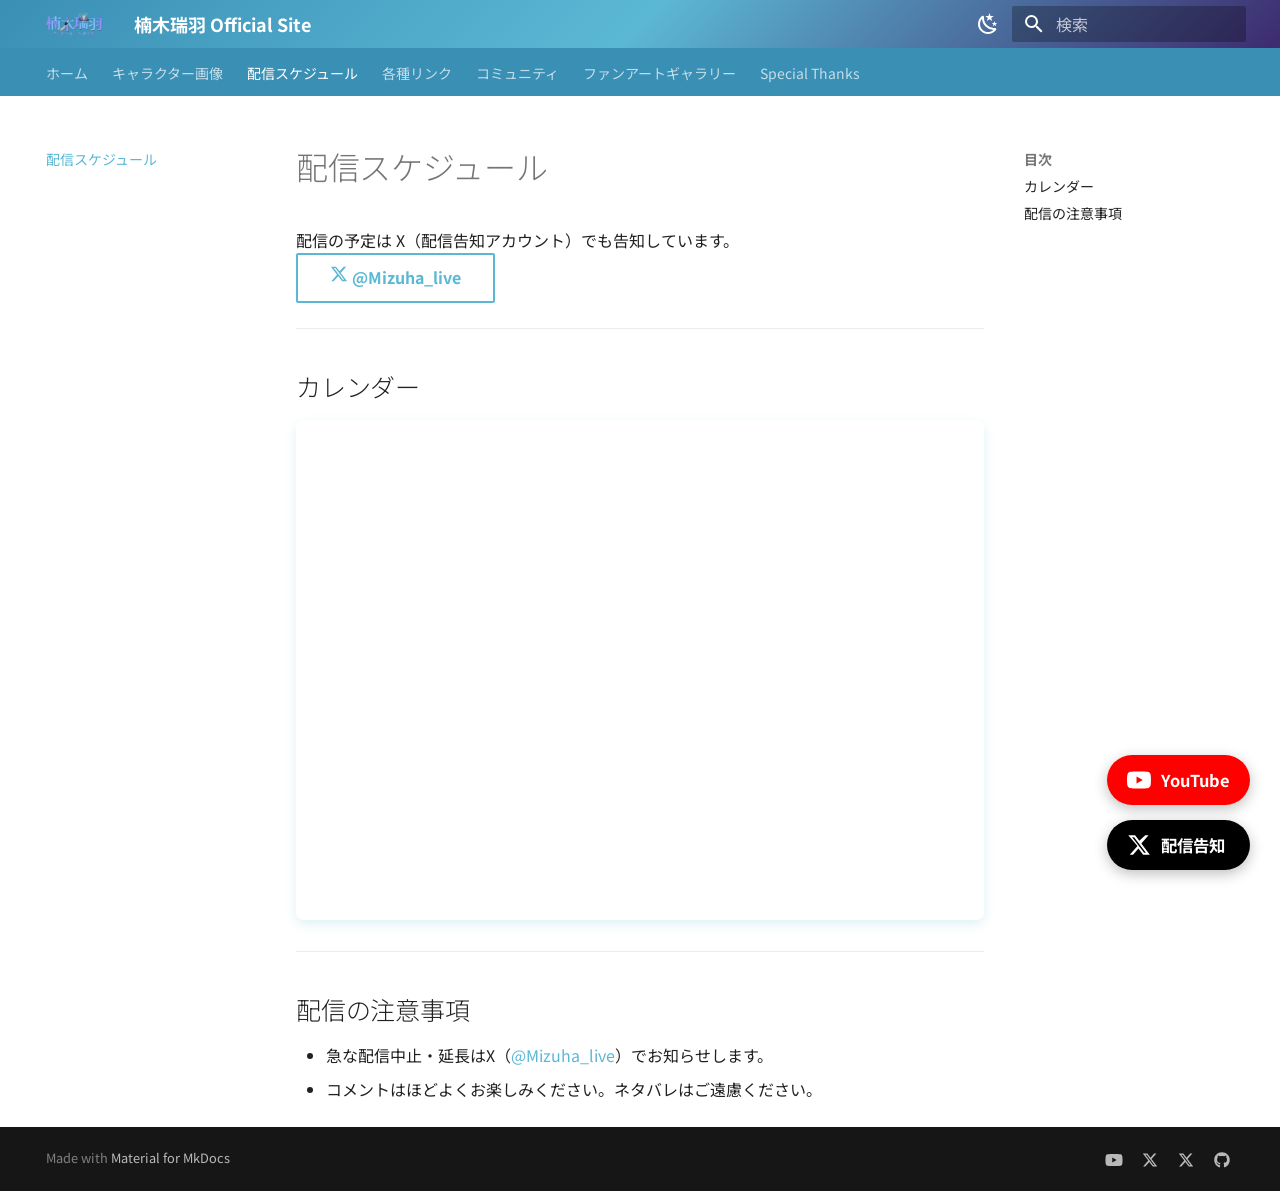
<file: schedule/index.html>
<!doctype html>
<html lang="ja" class="no-js">
  <head>
    
      <meta charset="utf-8">
      <meta name="viewport" content="width=device-width,initial-scale=1">
      
        <meta name="description" content="Vtuber 楠木瑞羽のオフィシャルサイト">
      
      
        <meta name="author" content="楠木瑞羽">
      
      
        <link rel="canonical" href="https://mizuha-kusunoki-v.github.io/mizuha-site/schedule/">
      
      
        <link rel="prev" href="../chara/">
      
      
        <link rel="next" href="../links/">
      
      
        
      
      
      <link rel="icon" href="../img/logo.png">
      <meta name="generator" content="mkdocs-1.6.1, mkdocs-material-9.7.7">
    
    
      
        <title>配信スケジュール - 楠木瑞羽 Official Site</title>
      
    
    
      <link rel="stylesheet" href="../assets/stylesheets/main.ec1eaa64.min.css">
      
        
        <link rel="stylesheet" href="../assets/stylesheets/palette.ab4e12ef.min.css">
      
      


    
    
      
    
    
      
        
        
        <link rel="preconnect" href="https://fonts.gstatic.com" crossorigin>
        <link rel="stylesheet" href="https://fonts.googleapis.com/css?family=Noto+Sans+JP:300,300i,400,400i,700,700i%7CRoboto+Mono:400,400i,700,700i&display=fallback">
        <style>:root{--md-text-font:"Noto Sans JP";--md-code-font:"Roboto Mono"}</style>
      
    
    
      <link rel="stylesheet" href="../stylesheets/extra.css">
    
    <script>__md_scope=new URL("..",location),__md_hash=e=>[...e].reduce(((e,_)=>(e<<5)-e+_.charCodeAt(0)),0),__md_get=(e,_=localStorage,t=__md_scope)=>JSON.parse(_.getItem(t.pathname+"."+e)),__md_set=(e,_,t=localStorage,a=__md_scope)=>{try{t.setItem(a.pathname+"."+e,JSON.stringify(_))}catch(e){}}</script>
    
      
  


  
  

<script id="__analytics">function __md_analytics(){function e(){dataLayer.push(arguments)}window.dataLayer=window.dataLayer||[],e("js",new Date),e("config","G-J9NGMEMPHV"),document.addEventListener("DOMContentLoaded",(function(){document.forms.search&&document.forms.search.query.addEventListener("blur",(function(){this.value&&e("event","search",{search_term:this.value})}));document$.subscribe((function(){var t=document.forms.feedback;if(void 0!==t)for(var a of t.querySelectorAll("[type=submit]"))a.addEventListener("click",(function(a){a.preventDefault();var n=document.location.pathname,d=this.getAttribute("data-md-value");e("event","feedback",{page:n,data:d}),t.firstElementChild.disabled=!0;var r=t.querySelector(".md-feedback__note [data-md-value='"+d+"']");r&&(r.hidden=!1)})),t.hidden=!1})),location$.subscribe((function(t){e("config","G-J9NGMEMPHV",{page_path:t.pathname})}))}));var t=document.createElement("script");t.async=!0,t.src="https://www.googletagmanager.com/gtag/js?id=G-J9NGMEMPHV",document.getElementById("__analytics").insertAdjacentElement("afterEnd",t)}</script>
  
    <script>"undefined"!=typeof __md_analytics&&__md_analytics()</script>
  

    
    
  

  
  <script async src="https://pagead2.googlesyndication.com/pagead/js/adsbygoogle.js?client=ca-pub-1304234672734603"
     crossorigin="anonymous"></script>

  
  
  
  

  <meta property="og:type"        content="website">
  <meta property="og:site_name"   content="楠木瑞羽 Official Site">
  <meta property="og:title"       content="配信スケジュール | 楠木瑞羽 Official Site">
  <meta property="og:description" content="Vtuber 楠木瑞羽のオフィシャルサイト">
  <meta property="og:image"       content="https://mizuha-kusunoki-v.github.io/mizuha-site/img/blazer_b.png">
  <meta property="og:url"         content="https://mizuha-kusunoki-v.github.io/mizuha-site/schedule/">
  <meta property="og:locale"      content="ja_JP">

  <meta name="twitter:card"        content="summary_large_image">
  <meta name="twitter:site"        content="@Mizuha_live">
  <meta name="twitter:title"       content="配信スケジュール | 楠木瑞羽 Official Site">
  <meta name="twitter:description" content="Vtuber 楠木瑞羽のオフィシャルサイト">
  <meta name="twitter:image"       content="https://mizuha-kusunoki-v.github.io/mizuha-site/img/blazer_b.png">

  </head>
  
  
    
    
      
    
    
    
    
    <body dir="ltr" data-md-color-scheme="default" data-md-color-primary="custom" data-md-color-accent="custom">
  
    
    <input class="md-toggle" data-md-toggle="drawer" type="checkbox" id="__drawer" autocomplete="off">
    <input class="md-toggle" data-md-toggle="search" type="checkbox" id="__search" autocomplete="off">
    <label class="md-overlay" for="__drawer"></label>
    <div data-md-component="skip">
      
        
        <a href="#_1" class="md-skip">
          コンテンツにスキップ
        </a>
      
    </div>
    <div data-md-component="announce">
      
    </div>
    
    
      

<header class="md-header" data-md-component="header">
  <nav class="md-header__inner md-grid" aria-label="ヘッダー">
    <a href=".." title="楠木瑞羽 Official Site" class="md-header__button md-logo" aria-label="楠木瑞羽 Official Site" data-md-component="logo">
      
  <img src="../img/logo.png" alt="logo">

    </a>
    <label class="md-header__button md-icon" for="__drawer">
      
      <svg xmlns="http://www.w3.org/2000/svg" viewBox="0 0 24 24"><path d="M3 6h18v2H3zm0 5h18v2H3zm0 5h18v2H3z"/></svg>
    </label>
    <div class="md-header__title" data-md-component="header-title">
      <div class="md-header__ellipsis">
        <div class="md-header__topic">
          <span class="md-ellipsis">
            楠木瑞羽 Official Site
          </span>
        </div>
        <div class="md-header__topic" data-md-component="header-topic">
          <span class="md-ellipsis">
            
              配信スケジュール
            
          </span>
        </div>
      </div>
    </div>
    
      
        <form class="md-header__option" data-md-component="palette">
  
    
    
    
    <input class="md-option" data-md-color-media="" data-md-color-scheme="default" data-md-color-primary="custom" data-md-color-accent="custom"  aria-label="ダークモードに切り替え"  type="radio" name="__palette" id="__palette_0">
    
      <label class="md-header__button md-icon" title="ダークモードに切り替え" for="__palette_1" hidden>
        <svg xmlns="http://www.w3.org/2000/svg" viewBox="0 0 24 24"><path d="m17.75 4.09-2.53 1.94.91 3.06-2.63-1.81-2.63 1.81.91-3.06-2.53-1.94L12.44 4l1.06-3 1.06 3zm3.5 6.91-1.64 1.25.59 1.98-1.7-1.17-1.7 1.17.59-1.98L15.75 11l2.06-.05L18.5 9l.69 1.95zm-2.28 4.95c.83-.08 1.72 1.1 1.19 1.85-.32.45-.66.87-1.08 1.27C15.17 23 8.84 23 4.94 19.07c-3.91-3.9-3.91-10.24 0-14.14.4-.4.82-.76 1.27-1.08.75-.53 1.93.36 1.85 1.19-.27 2.86.69 5.83 2.89 8.02a9.96 9.96 0 0 0 8.02 2.89m-1.64 2.02a12.08 12.08 0 0 1-7.8-3.47c-2.17-2.19-3.33-5-3.49-7.82-2.81 3.14-2.7 7.96.31 10.98 3.02 3.01 7.84 3.12 10.98.31"/></svg>
      </label>
    
  
    
    
    
    <input class="md-option" data-md-color-media="" data-md-color-scheme="slate" data-md-color-primary="custom" data-md-color-accent="custom"  aria-label="ライトモードに切り替え"  type="radio" name="__palette" id="__palette_1">
    
      <label class="md-header__button md-icon" title="ライトモードに切り替え" for="__palette_0" hidden>
        <svg xmlns="http://www.w3.org/2000/svg" viewBox="0 0 24 24"><path d="M12 7a5 5 0 0 1 5 5 5 5 0 0 1-5 5 5 5 0 0 1-5-5 5 5 0 0 1 5-5m0 2a3 3 0 0 0-3 3 3 3 0 0 0 3 3 3 3 0 0 0 3-3 3 3 0 0 0-3-3m0-7 2.39 3.42C13.65 5.15 12.84 5 12 5s-1.65.15-2.39.42zM3.34 7l4.16-.35A7.2 7.2 0 0 0 5.94 8.5c-.44.74-.69 1.5-.83 2.29zm.02 10 1.76-3.77a7.131 7.131 0 0 0 2.38 4.14zM20.65 7l-1.77 3.79a7.02 7.02 0 0 0-2.38-4.15zm-.01 10-4.14.36c.59-.51 1.12-1.14 1.54-1.86.42-.73.69-1.5.83-2.29zM12 22l-2.41-3.44c.74.27 1.55.44 2.41.44.82 0 1.63-.17 2.37-.44z"/></svg>
      </label>
    
  
</form>
      
    
    
      <script>var palette=__md_get("__palette");if(palette&&palette.color){if("(prefers-color-scheme)"===palette.color.media){var media=matchMedia("(prefers-color-scheme: light)"),input=document.querySelector(media.matches?"[data-md-color-media='(prefers-color-scheme: light)']":"[data-md-color-media='(prefers-color-scheme: dark)']");palette.color.media=input.getAttribute("data-md-color-media"),palette.color.scheme=input.getAttribute("data-md-color-scheme"),palette.color.primary=input.getAttribute("data-md-color-primary"),palette.color.accent=input.getAttribute("data-md-color-accent")}for(var[key,value]of Object.entries(palette.color))document.body.setAttribute("data-md-color-"+key,value)}</script>
    
    
    
      
      
        <label class="md-header__button md-icon" for="__search">
          
          <svg xmlns="http://www.w3.org/2000/svg" viewBox="0 0 24 24"><path d="M9.5 3A6.5 6.5 0 0 1 16 9.5c0 1.61-.59 3.09-1.56 4.23l.27.27h.79l5 5-1.5 1.5-5-5v-.79l-.27-.27A6.52 6.52 0 0 1 9.5 16 6.5 6.5 0 0 1 3 9.5 6.5 6.5 0 0 1 9.5 3m0 2C7 5 5 7 5 9.5S7 14 9.5 14 14 12 14 9.5 12 5 9.5 5"/></svg>
        </label>
        <div class="md-search" data-md-component="search" role="dialog">
  <label class="md-search__overlay" for="__search"></label>
  <div class="md-search__inner" role="search">
    <form class="md-search__form" name="search">
      <input type="text" class="md-search__input" name="query" aria-label="検索" placeholder="検索" autocapitalize="off" autocorrect="off" autocomplete="off" spellcheck="false" data-md-component="search-query" required>
      <label class="md-search__icon md-icon" for="__search">
        
        <svg xmlns="http://www.w3.org/2000/svg" viewBox="0 0 24 24"><path d="M9.5 3A6.5 6.5 0 0 1 16 9.5c0 1.61-.59 3.09-1.56 4.23l.27.27h.79l5 5-1.5 1.5-5-5v-.79l-.27-.27A6.52 6.52 0 0 1 9.5 16 6.5 6.5 0 0 1 3 9.5 6.5 6.5 0 0 1 9.5 3m0 2C7 5 5 7 5 9.5S7 14 9.5 14 14 12 14 9.5 12 5 9.5 5"/></svg>
        
        <svg xmlns="http://www.w3.org/2000/svg" viewBox="0 0 24 24"><path d="M20 11v2H8l5.5 5.5-1.42 1.42L4.16 12l7.92-7.92L13.5 5.5 8 11z"/></svg>
      </label>
      <nav class="md-search__options" aria-label="検索">
        
        <button type="reset" class="md-search__icon md-icon" title="クリア" aria-label="クリア" tabindex="-1">
          
          <svg xmlns="http://www.w3.org/2000/svg" viewBox="0 0 24 24"><path d="M19 6.41 17.59 5 12 10.59 6.41 5 5 6.41 10.59 12 5 17.59 6.41 19 12 13.41 17.59 19 19 17.59 13.41 12z"/></svg>
        </button>
      </nav>
      
    </form>
    <div class="md-search__output">
      <div class="md-search__scrollwrap" tabindex="0" data-md-scrollfix>
        <div class="md-search-result" data-md-component="search-result">
          <div class="md-search-result__meta">
            検索を初期化
          </div>
          <ol class="md-search-result__list" role="presentation"></ol>
        </div>
      </div>
    </div>
  </div>
</div>
      
    
    
  </nav>
  
</header>
    
    <div class="md-container" data-md-component="container">
      
      
        
          
            
<nav class="md-tabs" aria-label="タブ" data-md-component="tabs">
  <div class="md-grid">
    <ul class="md-tabs__list">
      
        
  
  
  
  
    <li class="md-tabs__item">
      <a href=".." class="md-tabs__link">
        
  
  
    
  
  ホーム

      </a>
    </li>
  

      
        
  
  
  
  
    <li class="md-tabs__item">
      <a href="../chara/" class="md-tabs__link">
        
  
  
    
  
  キャラクター画像

      </a>
    </li>
  

      
        
  
  
  
    
  
  
    <li class="md-tabs__item md-tabs__item--active">
      <a href="./" class="md-tabs__link">
        
  
  
    
  
  配信スケジュール

      </a>
    </li>
  

      
        
  
  
  
  
    <li class="md-tabs__item">
      <a href="../links/" class="md-tabs__link">
        
  
  
    
  
  各種リンク

      </a>
    </li>
  

      
        
  
  
  
  
    <li class="md-tabs__item">
      <a href="../fanart/" class="md-tabs__link">
        
  
  
    
  
  コミュニティ

      </a>
    </li>
  

      
        
  
  
  
  
    <li class="md-tabs__item">
      <a href="../fanart_gallery/" class="md-tabs__link">
        
  
  
    
  
  ファンアートギャラリー

      </a>
    </li>
  

      
        
  
  
  
  
    <li class="md-tabs__item">
      <a href="../special_thanks/" class="md-tabs__link">
        
  
  
    
  
  Special Thanks

      </a>
    </li>
  

      
    </ul>
  </div>
</nav>
          
        
      
      <main class="md-main" data-md-component="main">
        <div class="md-main__inner md-grid">
          
            
              
              <div class="md-sidebar md-sidebar--primary" data-md-component="sidebar" data-md-type="navigation" >
                <div class="md-sidebar__scrollwrap">
                  <div class="md-sidebar__inner">
                    


  


<nav class="md-nav md-nav--primary md-nav--lifted" aria-label="ナビゲーション" data-md-level="0">
  <label class="md-nav__title" for="__drawer">
    <a href=".." title="楠木瑞羽 Official Site" class="md-nav__button md-logo" aria-label="楠木瑞羽 Official Site" data-md-component="logo">
      
  <img src="../img/logo.png" alt="logo">

    </a>
    楠木瑞羽 Official Site
  </label>
  
  <ul class="md-nav__list" data-md-scrollfix>
    
      
      
  
  
  
  
    <li class="md-nav__item">
      <a href=".." class="md-nav__link">
        
  
  
  <span class="md-ellipsis">
    
  
    ホーム
  

    
  </span>
  
  

      </a>
    </li>
  

    
      
      
  
  
  
  
    <li class="md-nav__item">
      <a href="../chara/" class="md-nav__link">
        
  
  
  <span class="md-ellipsis">
    
  
    キャラクター画像
  

    
  </span>
  
  

      </a>
    </li>
  

    
      
      
  
  
    
  
  
  
    <li class="md-nav__item md-nav__item--active">
      
      <input class="md-nav__toggle md-toggle" type="checkbox" id="__toc">
      
      
        
      
      
        <label class="md-nav__link md-nav__link--active" for="__toc">
          
  
  
  <span class="md-ellipsis">
    
  
    配信スケジュール
  

    
  </span>
  
  

          <span class="md-nav__icon md-icon"></span>
        </label>
      
      <a href="./" class="md-nav__link md-nav__link--active">
        
  
  
  <span class="md-ellipsis">
    
  
    配信スケジュール
  

    
  </span>
  
  

      </a>
      
        

<nav class="md-nav md-nav--secondary" aria-label="目次">
  
  
  
    
  
  
    <label class="md-nav__title" for="__toc">
      <span class="md-nav__icon md-icon"></span>
      目次
    </label>
    <ul class="md-nav__list" data-md-component="toc" data-md-scrollfix>
      
        <li class="md-nav__item">
  <a href="#_2" class="md-nav__link">
    <span class="md-ellipsis">
      
        カレンダー
      
    </span>
  </a>
  
</li>
      
        <li class="md-nav__item">
  <a href="#_3" class="md-nav__link">
    <span class="md-ellipsis">
      
        配信の注意事項
      
    </span>
  </a>
  
</li>
      
    </ul>
  
</nav>
      
    </li>
  

    
      
      
  
  
  
  
    <li class="md-nav__item">
      <a href="../links/" class="md-nav__link">
        
  
  
  <span class="md-ellipsis">
    
  
    各種リンク
  

    
  </span>
  
  

      </a>
    </li>
  

    
      
      
  
  
  
  
    <li class="md-nav__item">
      <a href="../fanart/" class="md-nav__link">
        
  
  
  <span class="md-ellipsis">
    
  
    コミュニティ
  

    
  </span>
  
  

      </a>
    </li>
  

    
      
      
  
  
  
  
    <li class="md-nav__item">
      <a href="../fanart_gallery/" class="md-nav__link">
        
  
  
  <span class="md-ellipsis">
    
  
    ファンアートギャラリー
  

    
  </span>
  
  

      </a>
    </li>
  

    
      
      
  
  
  
  
    <li class="md-nav__item">
      <a href="../special_thanks/" class="md-nav__link">
        
  
  
  <span class="md-ellipsis">
    
  
    Special Thanks
  

    
  </span>
  
  

      </a>
    </li>
  

    
  </ul>
</nav>
                  </div>
                </div>
              </div>
            
            
              
              <div class="md-sidebar md-sidebar--secondary" data-md-component="sidebar" data-md-type="toc" >
                <div class="md-sidebar__scrollwrap">
                  <div class="md-sidebar__inner">
                    

<nav class="md-nav md-nav--secondary" aria-label="目次">
  
  
  
    
  
  
    <label class="md-nav__title" for="__toc">
      <span class="md-nav__icon md-icon"></span>
      目次
    </label>
    <ul class="md-nav__list" data-md-component="toc" data-md-scrollfix>
      
        <li class="md-nav__item">
  <a href="#_2" class="md-nav__link">
    <span class="md-ellipsis">
      
        カレンダー
      
    </span>
  </a>
  
</li>
      
        <li class="md-nav__item">
  <a href="#_3" class="md-nav__link">
    <span class="md-ellipsis">
      
        配信の注意事項
      
    </span>
  </a>
  
</li>
      
    </ul>
  
</nav>
                  </div>
                </div>
              </div>
            
          
          
            <div class="md-content" data-md-component="content">
              
              <article class="md-content__inner md-typeset">
                
                  



<h1 id="_1">配信スケジュール</h1>
<p>配信の予定は X（配信告知アカウント）でも告知しています。<br />
<a class="md-button" href="https://x.com/Mizuha_live"><span class="twemoji"><svg xmlns="http://www.w3.org/2000/svg" viewBox="0 0 448 512"><!--! Font Awesome Free 7.1.0 by @fontawesome - https://fontawesome.com License - https://fontawesome.com/license/free (Icons: CC BY 4.0, Fonts: SIL OFL 1.1, Code: MIT License) Copyright 2025 Fonticons, Inc.--><path d="M357.2 48h70.6L273.6 224.2 455 464H313L201.7 318.6 74.5 464H3.8l164.9-188.5L-5.2 48h145.6l100.5 132.9zm-24.8 373.8h39.1L119.1 88h-42z"/></svg></span> @Mizuha_live</a></p>
<hr />
<h2 id="_2">カレンダー</h2>
<!-- TODO: 以下の手順でGoogleカレンダーのiframeを取得して貼り付けてください
     1. Google カレンダーを開く
     2. 設定 → 対象カレンダーの「カレンダーを統合」セクションへ
     3. 「埋め込みコード」をコピー
     4. 下の <iframe ... /> を置き換える
-->

<p><iframe
  src="https://calendar.google.com/calendar/embed?src=mizuhakusunoki%40gmail.com&ctz=Asia%2FTokyo"
  style="border: 0; border-radius: 8px; box-shadow: 0 4px 12px rgba(91,184,212,0.2);"
  width="100%"
  height="500"
  frameborder="0"
  scrolling="no"
></iframe>
</p>
<hr />
<h2 id="_3">配信の注意事項</h2>
<!-- TODO: 配信ルール・NGなど必要であれば追記 -->

<ul>
<li>急な配信中止・延長はX（<a href="https://x.com/Mizuha_live">@Mizuha_live</a>）でお知らせします。</li>
<li>コメントはほどよくお楽しみください。ネタバレはご遠慮ください。</li>
</ul>









  




                
              </article>
            </div>
          
          
<script>var target=document.getElementById(location.hash.slice(1));target&&target.name&&(target.checked=target.name.startsWith("__tabbed_"))</script>
        </div>
        
          <button type="button" class="md-top md-icon" data-md-component="top" hidden>
  
  <svg xmlns="http://www.w3.org/2000/svg" viewBox="0 0 24 24"><path d="M13 20h-2V8l-5.5 5.5-1.42-1.42L12 4.16l7.92 7.92-1.42 1.42L13 8z"/></svg>
  ページトップへ戻る
</button>
        
      </main>
      
        <footer class="md-footer">
  
  <div class="md-footer-meta md-typeset">
    <div class="md-footer-meta__inner md-grid">
      <div class="md-copyright">
  
  
    Made with
    <a href="https://squidfunk.github.io/mkdocs-material/" target="_blank" rel="noopener">
      Material for MkDocs
    </a>
  
</div>
      
        
<div class="md-social">
  
    
    
    
    
    <a href="https://www.youtube.com/@楠木瑞羽" target="_blank" rel="noopener" title="YouTube" class="md-social__link">
      <svg xmlns="http://www.w3.org/2000/svg" viewBox="0 0 576 512"><!--! Font Awesome Free 7.1.0 by @fontawesome - https://fontawesome.com License - https://fontawesome.com/license/free (Icons: CC BY 4.0, Fonts: SIL OFL 1.1, Code: MIT License) Copyright 2025 Fonticons, Inc.--><path d="M549.7 124.1c-6.2-23.7-24.8-42.3-48.3-48.6C458.9 64 288.1 64 288.1 64S117.3 64 74.7 75.5c-23.5 6.3-42 24.9-48.3 48.6C15 167 15 256.4 15 256.4s0 89.4 11.4 132.3c6.3 23.6 24.8 41.5 48.3 47.8C117.3 448 288.1 448 288.1 448s170.8 0 213.4-11.5c23.5-6.3 42-24.2 48.3-47.8 11.4-42.9 11.4-132.3 11.4-132.3s0-89.4-11.4-132.3zM232.2 337.6V175.2l142.7 81.2z"/></svg>
    </a>
  
    
    
    
    
    <a href="https://x.com/KPRKcolonel" target="_blank" rel="noopener" title="X / 雑談アカウント" class="md-social__link">
      <svg xmlns="http://www.w3.org/2000/svg" viewBox="0 0 448 512"><!--! Font Awesome Free 7.1.0 by @fontawesome - https://fontawesome.com License - https://fontawesome.com/license/free (Icons: CC BY 4.0, Fonts: SIL OFL 1.1, Code: MIT License) Copyright 2025 Fonticons, Inc.--><path d="M357.2 48h70.6L273.6 224.2 455 464H313L201.7 318.6 74.5 464H3.8l164.9-188.5L-5.2 48h145.6l100.5 132.9zm-24.8 373.8h39.1L119.1 88h-42z"/></svg>
    </a>
  
    
    
    
    
    <a href="https://x.com/Mizuha_live" target="_blank" rel="noopener" title="X / 配信告知アカウント" class="md-social__link">
      <svg xmlns="http://www.w3.org/2000/svg" viewBox="0 0 448 512"><!--! Font Awesome Free 7.1.0 by @fontawesome - https://fontawesome.com License - https://fontawesome.com/license/free (Icons: CC BY 4.0, Fonts: SIL OFL 1.1, Code: MIT License) Copyright 2025 Fonticons, Inc.--><path d="M357.2 48h70.6L273.6 224.2 455 464H313L201.7 318.6 74.5 464H3.8l164.9-188.5L-5.2 48h145.6l100.5 132.9zm-24.8 373.8h39.1L119.1 88h-42z"/></svg>
    </a>
  
    
    
    
    
    <a href="https://github.com/mizuha-kusunoki-v" target="_blank" rel="noopener" title="GitHub" class="md-social__link">
      <svg xmlns="http://www.w3.org/2000/svg" viewBox="0 0 512 512"><!--! Font Awesome Free 7.1.0 by @fontawesome - https://fontawesome.com License - https://fontawesome.com/license/free (Icons: CC BY 4.0, Fonts: SIL OFL 1.1, Code: MIT License) Copyright 2025 Fonticons, Inc.--><path d="M173.9 397.4c0 2-2.3 3.6-5.2 3.6-3.3.3-5.6-1.3-5.6-3.6 0-2 2.3-3.6 5.2-3.6 3-.3 5.6 1.3 5.6 3.6m-31.1-4.5c-.7 2 1.3 4.3 4.3 4.9 2.6 1 5.6 0 6.2-2s-1.3-4.3-4.3-5.2c-2.6-.7-5.5.3-6.2 2.3m44.2-1.7c-2.9.7-4.9 2.6-4.6 4.9.3 2 2.9 3.3 5.9 2.6 2.9-.7 4.9-2.6 4.6-4.6-.3-1.9-3-3.2-5.9-2.9M252.8 8C114.1 8 8 113.3 8 252c0 110.9 69.8 205.8 169.5 239.2 12.8 2.3 17.3-5.6 17.3-12.1 0-6.2-.3-40.4-.3-61.4 0 0-70 15-84.7-29.8 0 0-11.4-29.1-27.8-36.6 0 0-22.9-15.7 1.6-15.4 0 0 24.9 2 38.6 25.8 21.9 38.6 58.6 27.5 72.9 20.9 2.3-16 8.8-27.1 16-33.7-55.9-6.2-112.3-14.3-112.3-110.5 0-27.5 7.6-41.3 23.6-58.9-2.6-6.5-11.1-33.3 2.6-67.9 20.9-6.5 69 27 69 27 20-5.6 41.5-8.5 62.8-8.5s42.8 2.9 62.8 8.5c0 0 48.1-33.6 69-27 13.7 34.7 5.2 61.4 2.6 67.9 16 17.7 25.8 31.5 25.8 58.9 0 96.5-58.9 104.2-114.8 110.5 9.2 7.9 17 22.9 17 46.4 0 33.7-.3 75.4-.3 83.6 0 6.5 4.6 14.4 17.3 12.1C436.2 457.8 504 362.9 504 252 504 113.3 391.5 8 252.8 8M105.2 352.9c-1.3 1-1 3.3.7 5.2 1.6 1.6 3.9 2.3 5.2 1 1.3-1 1-3.3-.7-5.2-1.6-1.6-3.9-2.3-5.2-1m-10.8-8.1c-.7 1.3.3 2.9 2.3 3.9 1.6 1 3.6.7 4.3-.7.7-1.3-.3-2.9-2.3-3.9-2-.6-3.6-.3-4.3.7m32.4 35.6c-1.6 1.3-1 4.3 1.3 6.2 2.3 2.3 5.2 2.6 6.5 1 1.3-1.3.7-4.3-1.3-6.2-2.2-2.3-5.2-2.6-6.5-1m-11.4-14.7c-1.6 1-1.6 3.6 0 5.9s4.3 3.3 5.6 2.3c1.6-1.3 1.6-3.9 0-6.2-1.4-2.3-4-3.3-5.6-2"/></svg>
    </a>
  
</div>
      
    </div>
  </div>
</footer>
      
    </div>
    <div class="md-dialog" data-md-component="dialog">
      <div class="md-dialog__inner md-typeset"></div>
    </div>
    
    
    
      
      
      <script id="__config" type="application/json">{"annotate": null, "base": "..", "features": ["navigation.tabs", "navigation.top", "navigation.instant", "search.highlight", "content.code.copy"], "search": "../assets/javascripts/workers/search.2c215733.min.js", "tags": null, "translations": {"clipboard.copied": "\u30b3\u30d4\u30fc\u3057\u307e\u3057\u305f", "clipboard.copy": "\u30af\u30ea\u30c3\u30d7\u30dc\u30fc\u30c9\u3078\u30b3\u30d4\u30fc", "search.result.more.one": "\u3053\u306e\u30da\u30fc\u30b8\u5185\u306b\u3082\u30461\u4ef6\u898b\u3064\u304b\u308a\u307e\u3057\u305f", "search.result.more.other": "\u3053\u306e\u30da\u30fc\u30b8\u5185\u306b\u3042\u3068#\u4ef6\u898b\u3064\u304b\u308a\u307e\u3057\u305f", "search.result.none": "\u4f55\u3082\u898b\u3064\u304b\u308a\u307e\u305b\u3093\u3067\u3057\u305f", "search.result.one": "1\u4ef6\u898b\u3064\u304b\u308a\u307e\u3057\u305f", "search.result.other": "#\u4ef6\u898b\u3064\u304b\u308a\u307e\u3057\u305f", "search.result.placeholder": "\u691c\u7d22\u30ad\u30fc\u30ef\u30fc\u30c9\u3092\u5165\u529b\u3057\u3066\u304f\u3060\u3055\u3044", "search.result.term.missing": "\u691c\u7d22\u306b\u542b\u307e\u308c\u306a\u3044", "select.version": "\u30d0\u30fc\u30b8\u30e7\u30f3\u5207\u308a\u66ff\u3048"}, "version": null}</script>
    
    
      <script src="../assets/javascripts/bundle.d7400e89.min.js"></script>
      
        <script src="../javascripts/floating_sns.js"></script>
      
    
  </body>
</html>
</file>
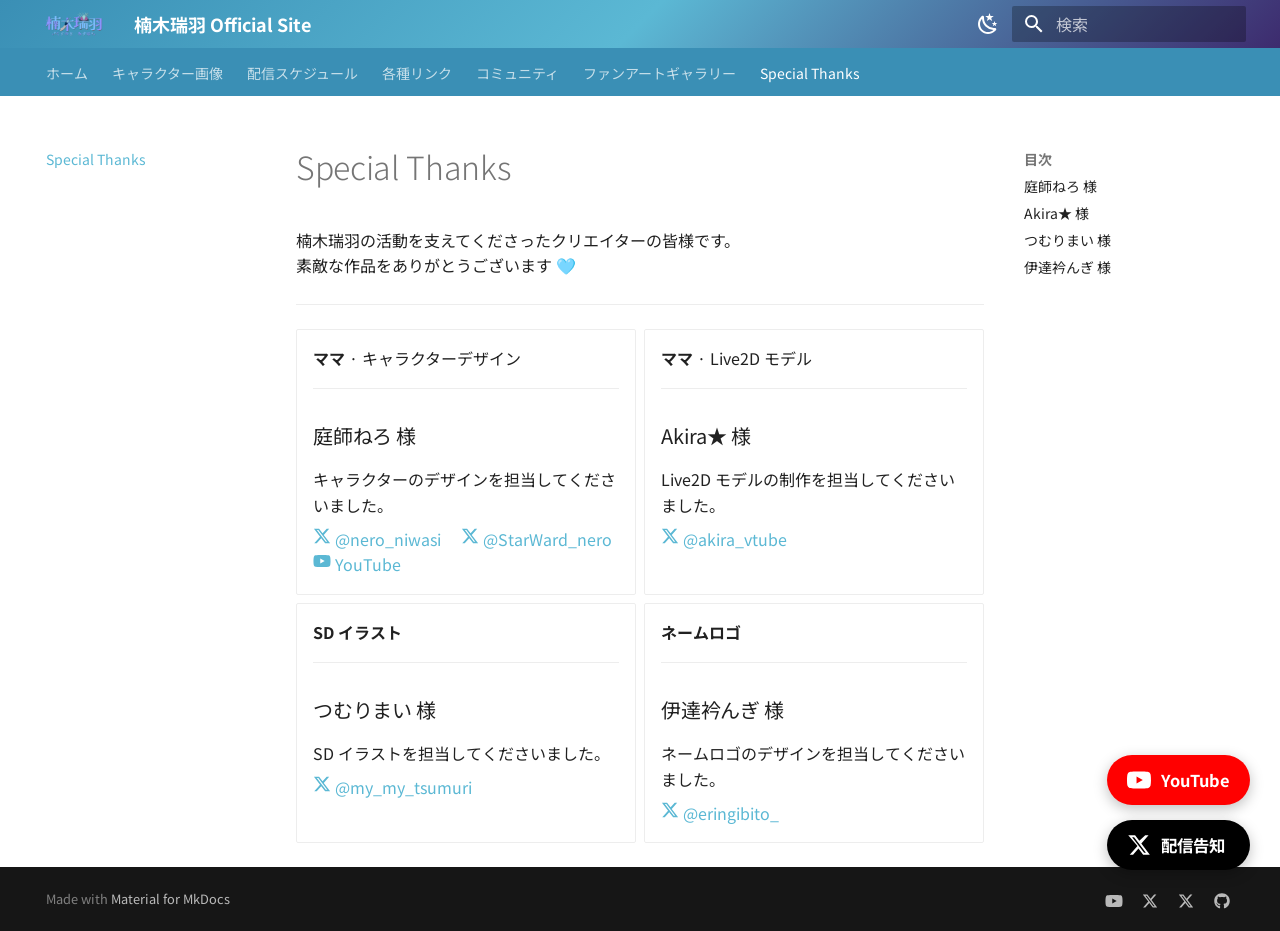
<file: special_thanks/index.html>
<!doctype html>
<html lang="ja" class="no-js">
  <head>
    
      <meta charset="utf-8">
      <meta name="viewport" content="width=device-width,initial-scale=1">
      
        <meta name="description" content="Vtuber 楠木瑞羽のオフィシャルサイト">
      
      
        <meta name="author" content="楠木瑞羽">
      
      
        <link rel="canonical" href="https://mizuha-kusunoki-v.github.io/mizuha-site/special_thanks/">
      
      
        <link rel="prev" href="../fanart_gallery/">
      
      
      
        
      
      
      <link rel="icon" href="../img/logo.png">
      <meta name="generator" content="mkdocs-1.6.1, mkdocs-material-9.7.7">
    
    
      
        <title>Special Thanks - 楠木瑞羽 Official Site</title>
      
    
    
      <link rel="stylesheet" href="../assets/stylesheets/main.ec1eaa64.min.css">
      
        
        <link rel="stylesheet" href="../assets/stylesheets/palette.ab4e12ef.min.css">
      
      


    
    
      
    
    
      
        
        
        <link rel="preconnect" href="https://fonts.gstatic.com" crossorigin>
        <link rel="stylesheet" href="https://fonts.googleapis.com/css?family=Noto+Sans+JP:300,300i,400,400i,700,700i%7CRoboto+Mono:400,400i,700,700i&display=fallback">
        <style>:root{--md-text-font:"Noto Sans JP";--md-code-font:"Roboto Mono"}</style>
      
    
    
      <link rel="stylesheet" href="../stylesheets/extra.css">
    
    <script>__md_scope=new URL("..",location),__md_hash=e=>[...e].reduce(((e,_)=>(e<<5)-e+_.charCodeAt(0)),0),__md_get=(e,_=localStorage,t=__md_scope)=>JSON.parse(_.getItem(t.pathname+"."+e)),__md_set=(e,_,t=localStorage,a=__md_scope)=>{try{t.setItem(a.pathname+"."+e,JSON.stringify(_))}catch(e){}}</script>
    
      
  


  
  

<script id="__analytics">function __md_analytics(){function e(){dataLayer.push(arguments)}window.dataLayer=window.dataLayer||[],e("js",new Date),e("config","G-J9NGMEMPHV"),document.addEventListener("DOMContentLoaded",(function(){document.forms.search&&document.forms.search.query.addEventListener("blur",(function(){this.value&&e("event","search",{search_term:this.value})}));document$.subscribe((function(){var t=document.forms.feedback;if(void 0!==t)for(var a of t.querySelectorAll("[type=submit]"))a.addEventListener("click",(function(a){a.preventDefault();var n=document.location.pathname,d=this.getAttribute("data-md-value");e("event","feedback",{page:n,data:d}),t.firstElementChild.disabled=!0;var r=t.querySelector(".md-feedback__note [data-md-value='"+d+"']");r&&(r.hidden=!1)})),t.hidden=!1})),location$.subscribe((function(t){e("config","G-J9NGMEMPHV",{page_path:t.pathname})}))}));var t=document.createElement("script");t.async=!0,t.src="https://www.googletagmanager.com/gtag/js?id=G-J9NGMEMPHV",document.getElementById("__analytics").insertAdjacentElement("afterEnd",t)}</script>
  
    <script>"undefined"!=typeof __md_analytics&&__md_analytics()</script>
  

    
    
  

  
  <script async src="https://pagead2.googlesyndication.com/pagead/js/adsbygoogle.js?client=ca-pub-1304234672734603"
     crossorigin="anonymous"></script>

  
  
  
  

  <meta property="og:type"        content="website">
  <meta property="og:site_name"   content="楠木瑞羽 Official Site">
  <meta property="og:title"       content="Special Thanks | 楠木瑞羽 Official Site">
  <meta property="og:description" content="Vtuber 楠木瑞羽のオフィシャルサイト">
  <meta property="og:image"       content="https://mizuha-kusunoki-v.github.io/mizuha-site/img/blazer_b.png">
  <meta property="og:url"         content="https://mizuha-kusunoki-v.github.io/mizuha-site/special_thanks/">
  <meta property="og:locale"      content="ja_JP">

  <meta name="twitter:card"        content="summary_large_image">
  <meta name="twitter:site"        content="@Mizuha_live">
  <meta name="twitter:title"       content="Special Thanks | 楠木瑞羽 Official Site">
  <meta name="twitter:description" content="Vtuber 楠木瑞羽のオフィシャルサイト">
  <meta name="twitter:image"       content="https://mizuha-kusunoki-v.github.io/mizuha-site/img/blazer_b.png">

  </head>
  
  
    
    
      
    
    
    
    
    <body dir="ltr" data-md-color-scheme="default" data-md-color-primary="custom" data-md-color-accent="custom">
  
    
    <input class="md-toggle" data-md-toggle="drawer" type="checkbox" id="__drawer" autocomplete="off">
    <input class="md-toggle" data-md-toggle="search" type="checkbox" id="__search" autocomplete="off">
    <label class="md-overlay" for="__drawer"></label>
    <div data-md-component="skip">
      
        
        <a href="#special-thanks" class="md-skip">
          コンテンツにスキップ
        </a>
      
    </div>
    <div data-md-component="announce">
      
    </div>
    
    
      

<header class="md-header" data-md-component="header">
  <nav class="md-header__inner md-grid" aria-label="ヘッダー">
    <a href=".." title="楠木瑞羽 Official Site" class="md-header__button md-logo" aria-label="楠木瑞羽 Official Site" data-md-component="logo">
      
  <img src="../img/logo.png" alt="logo">

    </a>
    <label class="md-header__button md-icon" for="__drawer">
      
      <svg xmlns="http://www.w3.org/2000/svg" viewBox="0 0 24 24"><path d="M3 6h18v2H3zm0 5h18v2H3zm0 5h18v2H3z"/></svg>
    </label>
    <div class="md-header__title" data-md-component="header-title">
      <div class="md-header__ellipsis">
        <div class="md-header__topic">
          <span class="md-ellipsis">
            楠木瑞羽 Official Site
          </span>
        </div>
        <div class="md-header__topic" data-md-component="header-topic">
          <span class="md-ellipsis">
            
              Special Thanks
            
          </span>
        </div>
      </div>
    </div>
    
      
        <form class="md-header__option" data-md-component="palette">
  
    
    
    
    <input class="md-option" data-md-color-media="" data-md-color-scheme="default" data-md-color-primary="custom" data-md-color-accent="custom"  aria-label="ダークモードに切り替え"  type="radio" name="__palette" id="__palette_0">
    
      <label class="md-header__button md-icon" title="ダークモードに切り替え" for="__palette_1" hidden>
        <svg xmlns="http://www.w3.org/2000/svg" viewBox="0 0 24 24"><path d="m17.75 4.09-2.53 1.94.91 3.06-2.63-1.81-2.63 1.81.91-3.06-2.53-1.94L12.44 4l1.06-3 1.06 3zm3.5 6.91-1.64 1.25.59 1.98-1.7-1.17-1.7 1.17.59-1.98L15.75 11l2.06-.05L18.5 9l.69 1.95zm-2.28 4.95c.83-.08 1.72 1.1 1.19 1.85-.32.45-.66.87-1.08 1.27C15.17 23 8.84 23 4.94 19.07c-3.91-3.9-3.91-10.24 0-14.14.4-.4.82-.76 1.27-1.08.75-.53 1.93.36 1.85 1.19-.27 2.86.69 5.83 2.89 8.02a9.96 9.96 0 0 0 8.02 2.89m-1.64 2.02a12.08 12.08 0 0 1-7.8-3.47c-2.17-2.19-3.33-5-3.49-7.82-2.81 3.14-2.7 7.96.31 10.98 3.02 3.01 7.84 3.12 10.98.31"/></svg>
      </label>
    
  
    
    
    
    <input class="md-option" data-md-color-media="" data-md-color-scheme="slate" data-md-color-primary="custom" data-md-color-accent="custom"  aria-label="ライトモードに切り替え"  type="radio" name="__palette" id="__palette_1">
    
      <label class="md-header__button md-icon" title="ライトモードに切り替え" for="__palette_0" hidden>
        <svg xmlns="http://www.w3.org/2000/svg" viewBox="0 0 24 24"><path d="M12 7a5 5 0 0 1 5 5 5 5 0 0 1-5 5 5 5 0 0 1-5-5 5 5 0 0 1 5-5m0 2a3 3 0 0 0-3 3 3 3 0 0 0 3 3 3 3 0 0 0 3-3 3 3 0 0 0-3-3m0-7 2.39 3.42C13.65 5.15 12.84 5 12 5s-1.65.15-2.39.42zM3.34 7l4.16-.35A7.2 7.2 0 0 0 5.94 8.5c-.44.74-.69 1.5-.83 2.29zm.02 10 1.76-3.77a7.131 7.131 0 0 0 2.38 4.14zM20.65 7l-1.77 3.79a7.02 7.02 0 0 0-2.38-4.15zm-.01 10-4.14.36c.59-.51 1.12-1.14 1.54-1.86.42-.73.69-1.5.83-2.29zM12 22l-2.41-3.44c.74.27 1.55.44 2.41.44.82 0 1.63-.17 2.37-.44z"/></svg>
      </label>
    
  
</form>
      
    
    
      <script>var palette=__md_get("__palette");if(palette&&palette.color){if("(prefers-color-scheme)"===palette.color.media){var media=matchMedia("(prefers-color-scheme: light)"),input=document.querySelector(media.matches?"[data-md-color-media='(prefers-color-scheme: light)']":"[data-md-color-media='(prefers-color-scheme: dark)']");palette.color.media=input.getAttribute("data-md-color-media"),palette.color.scheme=input.getAttribute("data-md-color-scheme"),palette.color.primary=input.getAttribute("data-md-color-primary"),palette.color.accent=input.getAttribute("data-md-color-accent")}for(var[key,value]of Object.entries(palette.color))document.body.setAttribute("data-md-color-"+key,value)}</script>
    
    
    
      
      
        <label class="md-header__button md-icon" for="__search">
          
          <svg xmlns="http://www.w3.org/2000/svg" viewBox="0 0 24 24"><path d="M9.5 3A6.5 6.5 0 0 1 16 9.5c0 1.61-.59 3.09-1.56 4.23l.27.27h.79l5 5-1.5 1.5-5-5v-.79l-.27-.27A6.52 6.52 0 0 1 9.5 16 6.5 6.5 0 0 1 3 9.5 6.5 6.5 0 0 1 9.5 3m0 2C7 5 5 7 5 9.5S7 14 9.5 14 14 12 14 9.5 12 5 9.5 5"/></svg>
        </label>
        <div class="md-search" data-md-component="search" role="dialog">
  <label class="md-search__overlay" for="__search"></label>
  <div class="md-search__inner" role="search">
    <form class="md-search__form" name="search">
      <input type="text" class="md-search__input" name="query" aria-label="検索" placeholder="検索" autocapitalize="off" autocorrect="off" autocomplete="off" spellcheck="false" data-md-component="search-query" required>
      <label class="md-search__icon md-icon" for="__search">
        
        <svg xmlns="http://www.w3.org/2000/svg" viewBox="0 0 24 24"><path d="M9.5 3A6.5 6.5 0 0 1 16 9.5c0 1.61-.59 3.09-1.56 4.23l.27.27h.79l5 5-1.5 1.5-5-5v-.79l-.27-.27A6.52 6.52 0 0 1 9.5 16 6.5 6.5 0 0 1 3 9.5 6.5 6.5 0 0 1 9.5 3m0 2C7 5 5 7 5 9.5S7 14 9.5 14 14 12 14 9.5 12 5 9.5 5"/></svg>
        
        <svg xmlns="http://www.w3.org/2000/svg" viewBox="0 0 24 24"><path d="M20 11v2H8l5.5 5.5-1.42 1.42L4.16 12l7.92-7.92L13.5 5.5 8 11z"/></svg>
      </label>
      <nav class="md-search__options" aria-label="検索">
        
        <button type="reset" class="md-search__icon md-icon" title="クリア" aria-label="クリア" tabindex="-1">
          
          <svg xmlns="http://www.w3.org/2000/svg" viewBox="0 0 24 24"><path d="M19 6.41 17.59 5 12 10.59 6.41 5 5 6.41 10.59 12 5 17.59 6.41 19 12 13.41 17.59 19 19 17.59 13.41 12z"/></svg>
        </button>
      </nav>
      
    </form>
    <div class="md-search__output">
      <div class="md-search__scrollwrap" tabindex="0" data-md-scrollfix>
        <div class="md-search-result" data-md-component="search-result">
          <div class="md-search-result__meta">
            検索を初期化
          </div>
          <ol class="md-search-result__list" role="presentation"></ol>
        </div>
      </div>
    </div>
  </div>
</div>
      
    
    
  </nav>
  
</header>
    
    <div class="md-container" data-md-component="container">
      
      
        
          
            
<nav class="md-tabs" aria-label="タブ" data-md-component="tabs">
  <div class="md-grid">
    <ul class="md-tabs__list">
      
        
  
  
  
  
    <li class="md-tabs__item">
      <a href=".." class="md-tabs__link">
        
  
  
    
  
  ホーム

      </a>
    </li>
  

      
        
  
  
  
  
    <li class="md-tabs__item">
      <a href="../chara/" class="md-tabs__link">
        
  
  
    
  
  キャラクター画像

      </a>
    </li>
  

      
        
  
  
  
  
    <li class="md-tabs__item">
      <a href="../schedule/" class="md-tabs__link">
        
  
  
    
  
  配信スケジュール

      </a>
    </li>
  

      
        
  
  
  
  
    <li class="md-tabs__item">
      <a href="../links/" class="md-tabs__link">
        
  
  
    
  
  各種リンク

      </a>
    </li>
  

      
        
  
  
  
  
    <li class="md-tabs__item">
      <a href="../fanart/" class="md-tabs__link">
        
  
  
    
  
  コミュニティ

      </a>
    </li>
  

      
        
  
  
  
  
    <li class="md-tabs__item">
      <a href="../fanart_gallery/" class="md-tabs__link">
        
  
  
    
  
  ファンアートギャラリー

      </a>
    </li>
  

      
        
  
  
  
    
  
  
    <li class="md-tabs__item md-tabs__item--active">
      <a href="./" class="md-tabs__link">
        
  
  
    
  
  Special Thanks

      </a>
    </li>
  

      
    </ul>
  </div>
</nav>
          
        
      
      <main class="md-main" data-md-component="main">
        <div class="md-main__inner md-grid">
          
            
              
              <div class="md-sidebar md-sidebar--primary" data-md-component="sidebar" data-md-type="navigation" >
                <div class="md-sidebar__scrollwrap">
                  <div class="md-sidebar__inner">
                    


  


<nav class="md-nav md-nav--primary md-nav--lifted" aria-label="ナビゲーション" data-md-level="0">
  <label class="md-nav__title" for="__drawer">
    <a href=".." title="楠木瑞羽 Official Site" class="md-nav__button md-logo" aria-label="楠木瑞羽 Official Site" data-md-component="logo">
      
  <img src="../img/logo.png" alt="logo">

    </a>
    楠木瑞羽 Official Site
  </label>
  
  <ul class="md-nav__list" data-md-scrollfix>
    
      
      
  
  
  
  
    <li class="md-nav__item">
      <a href=".." class="md-nav__link">
        
  
  
  <span class="md-ellipsis">
    
  
    ホーム
  

    
  </span>
  
  

      </a>
    </li>
  

    
      
      
  
  
  
  
    <li class="md-nav__item">
      <a href="../chara/" class="md-nav__link">
        
  
  
  <span class="md-ellipsis">
    
  
    キャラクター画像
  

    
  </span>
  
  

      </a>
    </li>
  

    
      
      
  
  
  
  
    <li class="md-nav__item">
      <a href="../schedule/" class="md-nav__link">
        
  
  
  <span class="md-ellipsis">
    
  
    配信スケジュール
  

    
  </span>
  
  

      </a>
    </li>
  

    
      
      
  
  
  
  
    <li class="md-nav__item">
      <a href="../links/" class="md-nav__link">
        
  
  
  <span class="md-ellipsis">
    
  
    各種リンク
  

    
  </span>
  
  

      </a>
    </li>
  

    
      
      
  
  
  
  
    <li class="md-nav__item">
      <a href="../fanart/" class="md-nav__link">
        
  
  
  <span class="md-ellipsis">
    
  
    コミュニティ
  

    
  </span>
  
  

      </a>
    </li>
  

    
      
      
  
  
  
  
    <li class="md-nav__item">
      <a href="../fanart_gallery/" class="md-nav__link">
        
  
  
  <span class="md-ellipsis">
    
  
    ファンアートギャラリー
  

    
  </span>
  
  

      </a>
    </li>
  

    
      
      
  
  
    
  
  
  
    <li class="md-nav__item md-nav__item--active">
      
      <input class="md-nav__toggle md-toggle" type="checkbox" id="__toc">
      
      
        
      
      
        <label class="md-nav__link md-nav__link--active" for="__toc">
          
  
  
  <span class="md-ellipsis">
    
  
    Special Thanks
  

    
  </span>
  
  

          <span class="md-nav__icon md-icon"></span>
        </label>
      
      <a href="./" class="md-nav__link md-nav__link--active">
        
  
  
  <span class="md-ellipsis">
    
  
    Special Thanks
  

    
  </span>
  
  

      </a>
      
        

<nav class="md-nav md-nav--secondary" aria-label="目次">
  
  
  
    
  
  
    <label class="md-nav__title" for="__toc">
      <span class="md-nav__icon md-icon"></span>
      目次
    </label>
    <ul class="md-nav__list" data-md-component="toc" data-md-scrollfix>
      
        <li class="md-nav__item">
  <a href="#_1" class="md-nav__link">
    <span class="md-ellipsis">
      
        庭師ねろ 様
      
    </span>
  </a>
  
</li>
      
        <li class="md-nav__item">
  <a href="#akira" class="md-nav__link">
    <span class="md-ellipsis">
      
        Akira★ 様
      
    </span>
  </a>
  
</li>
      
        <li class="md-nav__item">
  <a href="#_2" class="md-nav__link">
    <span class="md-ellipsis">
      
        つむりまい 様
      
    </span>
  </a>
  
</li>
      
        <li class="md-nav__item">
  <a href="#_3" class="md-nav__link">
    <span class="md-ellipsis">
      
        伊達衿んぎ 様
      
    </span>
  </a>
  
</li>
      
    </ul>
  
</nav>
      
    </li>
  

    
  </ul>
</nav>
                  </div>
                </div>
              </div>
            
            
              
              <div class="md-sidebar md-sidebar--secondary" data-md-component="sidebar" data-md-type="toc" >
                <div class="md-sidebar__scrollwrap">
                  <div class="md-sidebar__inner">
                    

<nav class="md-nav md-nav--secondary" aria-label="目次">
  
  
  
    
  
  
    <label class="md-nav__title" for="__toc">
      <span class="md-nav__icon md-icon"></span>
      目次
    </label>
    <ul class="md-nav__list" data-md-component="toc" data-md-scrollfix>
      
        <li class="md-nav__item">
  <a href="#_1" class="md-nav__link">
    <span class="md-ellipsis">
      
        庭師ねろ 様
      
    </span>
  </a>
  
</li>
      
        <li class="md-nav__item">
  <a href="#akira" class="md-nav__link">
    <span class="md-ellipsis">
      
        Akira★ 様
      
    </span>
  </a>
  
</li>
      
        <li class="md-nav__item">
  <a href="#_2" class="md-nav__link">
    <span class="md-ellipsis">
      
        つむりまい 様
      
    </span>
  </a>
  
</li>
      
        <li class="md-nav__item">
  <a href="#_3" class="md-nav__link">
    <span class="md-ellipsis">
      
        伊達衿んぎ 様
      
    </span>
  </a>
  
</li>
      
    </ul>
  
</nav>
                  </div>
                </div>
              </div>
            
          
          
            <div class="md-content" data-md-component="content">
              
              <article class="md-content__inner md-typeset">
                
                  



<h1 id="special-thanks">Special Thanks</h1>
<p>楠木瑞羽の活動を支えてくださったクリエイターの皆様です。<br />
素敵な作品をありがとうございます 🩵</p>
<hr />
<div class="grid cards">
<ul>
<li>
<p><strong>ママ</strong> · キャラクターデザイン</p>
<hr />
<h3 id="_1">庭師ねろ 様</h3>
<p>キャラクターのデザインを担当してくださいました。</p>
<p><a href="https://x.com/nero_niwasi"><span class="twemoji"><svg xmlns="http://www.w3.org/2000/svg" viewBox="0 0 448 512"><!--! Font Awesome Free 7.1.0 by @fontawesome - https://fontawesome.com License - https://fontawesome.com/license/free (Icons: CC BY 4.0, Fonts: SIL OFL 1.1, Code: MIT License) Copyright 2025 Fonticons, Inc.--><path d="M357.2 48h70.6L273.6 224.2 455 464H313L201.7 318.6 74.5 464H3.8l164.9-188.5L-5.2 48h145.6l100.5 132.9zm-24.8 373.8h39.1L119.1 88h-42z"/></svg></span> @nero_niwasi</a>　
<a href="https://x.com/StarWard_nero"><span class="twemoji"><svg xmlns="http://www.w3.org/2000/svg" viewBox="0 0 448 512"><!--! Font Awesome Free 7.1.0 by @fontawesome - https://fontawesome.com License - https://fontawesome.com/license/free (Icons: CC BY 4.0, Fonts: SIL OFL 1.1, Code: MIT License) Copyright 2025 Fonticons, Inc.--><path d="M357.2 48h70.6L273.6 224.2 455 464H313L201.7 318.6 74.5 464H3.8l164.9-188.5L-5.2 48h145.6l100.5 132.9zm-24.8 373.8h39.1L119.1 88h-42z"/></svg></span> @StarWard_nero</a><br />
<a href="https://www.youtube.com/channel/UC02V-Vf-yHKqqBscHmCQgiw"><span class="twemoji"><svg xmlns="http://www.w3.org/2000/svg" viewBox="0 0 576 512"><!--! Font Awesome Free 7.1.0 by @fontawesome - https://fontawesome.com License - https://fontawesome.com/license/free (Icons: CC BY 4.0, Fonts: SIL OFL 1.1, Code: MIT License) Copyright 2025 Fonticons, Inc.--><path d="M549.7 124.1c-6.2-23.7-24.8-42.3-48.3-48.6C458.9 64 288.1 64 288.1 64S117.3 64 74.7 75.5c-23.5 6.3-42 24.9-48.3 48.6C15 167 15 256.4 15 256.4s0 89.4 11.4 132.3c6.3 23.6 24.8 41.5 48.3 47.8C117.3 448 288.1 448 288.1 448s170.8 0 213.4-11.5c23.5-6.3 42-24.2 48.3-47.8 11.4-42.9 11.4-132.3 11.4-132.3s0-89.4-11.4-132.3zM232.2 337.6V175.2l142.7 81.2z"/></svg></span> YouTube</a></p>
</li>
<li>
<p><strong>ママ</strong> · Live2D モデル</p>
<hr />
<h3 id="akira">Akira★ 様</h3>
<p>Live2D モデルの制作を担当してくださいました。</p>
<p><a href="https://x.com/akira_vtube"><span class="twemoji"><svg xmlns="http://www.w3.org/2000/svg" viewBox="0 0 448 512"><!--! Font Awesome Free 7.1.0 by @fontawesome - https://fontawesome.com License - https://fontawesome.com/license/free (Icons: CC BY 4.0, Fonts: SIL OFL 1.1, Code: MIT License) Copyright 2025 Fonticons, Inc.--><path d="M357.2 48h70.6L273.6 224.2 455 464H313L201.7 318.6 74.5 464H3.8l164.9-188.5L-5.2 48h145.6l100.5 132.9zm-24.8 373.8h39.1L119.1 88h-42z"/></svg></span> @akira_vtube</a></p>
</li>
<li>
<p><strong>SD イラスト</strong></p>
<hr />
<h3 id="_2">つむりまい 様</h3>
<p>SD イラストを担当してくださいました。</p>
<p><a href="https://x.com/my_my_tsumuri"><span class="twemoji"><svg xmlns="http://www.w3.org/2000/svg" viewBox="0 0 448 512"><!--! Font Awesome Free 7.1.0 by @fontawesome - https://fontawesome.com License - https://fontawesome.com/license/free (Icons: CC BY 4.0, Fonts: SIL OFL 1.1, Code: MIT License) Copyright 2025 Fonticons, Inc.--><path d="M357.2 48h70.6L273.6 224.2 455 464H313L201.7 318.6 74.5 464H3.8l164.9-188.5L-5.2 48h145.6l100.5 132.9zm-24.8 373.8h39.1L119.1 88h-42z"/></svg></span> @my_my_tsumuri</a></p>
</li>
<li>
<p><strong>ネームロゴ</strong></p>
<hr />
<h3 id="_3">伊達衿んぎ 様</h3>
<p>ネームロゴのデザインを担当してくださいました。</p>
<p><a href="https://x.com/eringibito_"><span class="twemoji"><svg xmlns="http://www.w3.org/2000/svg" viewBox="0 0 448 512"><!--! Font Awesome Free 7.1.0 by @fontawesome - https://fontawesome.com License - https://fontawesome.com/license/free (Icons: CC BY 4.0, Fonts: SIL OFL 1.1, Code: MIT License) Copyright 2025 Fonticons, Inc.--><path d="M357.2 48h70.6L273.6 224.2 455 464H313L201.7 318.6 74.5 464H3.8l164.9-188.5L-5.2 48h145.6l100.5 132.9zm-24.8 373.8h39.1L119.1 88h-42z"/></svg></span> @eringibito_</a></p>
</li>
</ul>
</div>









  




                
              </article>
            </div>
          
          
<script>var target=document.getElementById(location.hash.slice(1));target&&target.name&&(target.checked=target.name.startsWith("__tabbed_"))</script>
        </div>
        
          <button type="button" class="md-top md-icon" data-md-component="top" hidden>
  
  <svg xmlns="http://www.w3.org/2000/svg" viewBox="0 0 24 24"><path d="M13 20h-2V8l-5.5 5.5-1.42-1.42L12 4.16l7.92 7.92-1.42 1.42L13 8z"/></svg>
  ページトップへ戻る
</button>
        
      </main>
      
        <footer class="md-footer">
  
  <div class="md-footer-meta md-typeset">
    <div class="md-footer-meta__inner md-grid">
      <div class="md-copyright">
  
  
    Made with
    <a href="https://squidfunk.github.io/mkdocs-material/" target="_blank" rel="noopener">
      Material for MkDocs
    </a>
  
</div>
      
        
<div class="md-social">
  
    
    
    
    
    <a href="https://www.youtube.com/@楠木瑞羽" target="_blank" rel="noopener" title="YouTube" class="md-social__link">
      <svg xmlns="http://www.w3.org/2000/svg" viewBox="0 0 576 512"><!--! Font Awesome Free 7.1.0 by @fontawesome - https://fontawesome.com License - https://fontawesome.com/license/free (Icons: CC BY 4.0, Fonts: SIL OFL 1.1, Code: MIT License) Copyright 2025 Fonticons, Inc.--><path d="M549.7 124.1c-6.2-23.7-24.8-42.3-48.3-48.6C458.9 64 288.1 64 288.1 64S117.3 64 74.7 75.5c-23.5 6.3-42 24.9-48.3 48.6C15 167 15 256.4 15 256.4s0 89.4 11.4 132.3c6.3 23.6 24.8 41.5 48.3 47.8C117.3 448 288.1 448 288.1 448s170.8 0 213.4-11.5c23.5-6.3 42-24.2 48.3-47.8 11.4-42.9 11.4-132.3 11.4-132.3s0-89.4-11.4-132.3zM232.2 337.6V175.2l142.7 81.2z"/></svg>
    </a>
  
    
    
    
    
    <a href="https://x.com/KPRKcolonel" target="_blank" rel="noopener" title="X / 雑談アカウント" class="md-social__link">
      <svg xmlns="http://www.w3.org/2000/svg" viewBox="0 0 448 512"><!--! Font Awesome Free 7.1.0 by @fontawesome - https://fontawesome.com License - https://fontawesome.com/license/free (Icons: CC BY 4.0, Fonts: SIL OFL 1.1, Code: MIT License) Copyright 2025 Fonticons, Inc.--><path d="M357.2 48h70.6L273.6 224.2 455 464H313L201.7 318.6 74.5 464H3.8l164.9-188.5L-5.2 48h145.6l100.5 132.9zm-24.8 373.8h39.1L119.1 88h-42z"/></svg>
    </a>
  
    
    
    
    
    <a href="https://x.com/Mizuha_live" target="_blank" rel="noopener" title="X / 配信告知アカウント" class="md-social__link">
      <svg xmlns="http://www.w3.org/2000/svg" viewBox="0 0 448 512"><!--! Font Awesome Free 7.1.0 by @fontawesome - https://fontawesome.com License - https://fontawesome.com/license/free (Icons: CC BY 4.0, Fonts: SIL OFL 1.1, Code: MIT License) Copyright 2025 Fonticons, Inc.--><path d="M357.2 48h70.6L273.6 224.2 455 464H313L201.7 318.6 74.5 464H3.8l164.9-188.5L-5.2 48h145.6l100.5 132.9zm-24.8 373.8h39.1L119.1 88h-42z"/></svg>
    </a>
  
    
    
    
    
    <a href="https://github.com/mizuha-kusunoki-v" target="_blank" rel="noopener" title="GitHub" class="md-social__link">
      <svg xmlns="http://www.w3.org/2000/svg" viewBox="0 0 512 512"><!--! Font Awesome Free 7.1.0 by @fontawesome - https://fontawesome.com License - https://fontawesome.com/license/free (Icons: CC BY 4.0, Fonts: SIL OFL 1.1, Code: MIT License) Copyright 2025 Fonticons, Inc.--><path d="M173.9 397.4c0 2-2.3 3.6-5.2 3.6-3.3.3-5.6-1.3-5.6-3.6 0-2 2.3-3.6 5.2-3.6 3-.3 5.6 1.3 5.6 3.6m-31.1-4.5c-.7 2 1.3 4.3 4.3 4.9 2.6 1 5.6 0 6.2-2s-1.3-4.3-4.3-5.2c-2.6-.7-5.5.3-6.2 2.3m44.2-1.7c-2.9.7-4.9 2.6-4.6 4.9.3 2 2.9 3.3 5.9 2.6 2.9-.7 4.9-2.6 4.6-4.6-.3-1.9-3-3.2-5.9-2.9M252.8 8C114.1 8 8 113.3 8 252c0 110.9 69.8 205.8 169.5 239.2 12.8 2.3 17.3-5.6 17.3-12.1 0-6.2-.3-40.4-.3-61.4 0 0-70 15-84.7-29.8 0 0-11.4-29.1-27.8-36.6 0 0-22.9-15.7 1.6-15.4 0 0 24.9 2 38.6 25.8 21.9 38.6 58.6 27.5 72.9 20.9 2.3-16 8.8-27.1 16-33.7-55.9-6.2-112.3-14.3-112.3-110.5 0-27.5 7.6-41.3 23.6-58.9-2.6-6.5-11.1-33.3 2.6-67.9 20.9-6.5 69 27 69 27 20-5.6 41.5-8.5 62.8-8.5s42.8 2.9 62.8 8.5c0 0 48.1-33.6 69-27 13.7 34.7 5.2 61.4 2.6 67.9 16 17.7 25.8 31.5 25.8 58.9 0 96.5-58.9 104.2-114.8 110.5 9.2 7.9 17 22.9 17 46.4 0 33.7-.3 75.4-.3 83.6 0 6.5 4.6 14.4 17.3 12.1C436.2 457.8 504 362.9 504 252 504 113.3 391.5 8 252.8 8M105.2 352.9c-1.3 1-1 3.3.7 5.2 1.6 1.6 3.9 2.3 5.2 1 1.3-1 1-3.3-.7-5.2-1.6-1.6-3.9-2.3-5.2-1m-10.8-8.1c-.7 1.3.3 2.9 2.3 3.9 1.6 1 3.6.7 4.3-.7.7-1.3-.3-2.9-2.3-3.9-2-.6-3.6-.3-4.3.7m32.4 35.6c-1.6 1.3-1 4.3 1.3 6.2 2.3 2.3 5.2 2.6 6.5 1 1.3-1.3.7-4.3-1.3-6.2-2.2-2.3-5.2-2.6-6.5-1m-11.4-14.7c-1.6 1-1.6 3.6 0 5.9s4.3 3.3 5.6 2.3c1.6-1.3 1.6-3.9 0-6.2-1.4-2.3-4-3.3-5.6-2"/></svg>
    </a>
  
</div>
      
    </div>
  </div>
</footer>
      
    </div>
    <div class="md-dialog" data-md-component="dialog">
      <div class="md-dialog__inner md-typeset"></div>
    </div>
    
    
    
      
      
      <script id="__config" type="application/json">{"annotate": null, "base": "..", "features": ["navigation.tabs", "navigation.top", "navigation.instant", "search.highlight", "content.code.copy"], "search": "../assets/javascripts/workers/search.2c215733.min.js", "tags": null, "translations": {"clipboard.copied": "\u30b3\u30d4\u30fc\u3057\u307e\u3057\u305f", "clipboard.copy": "\u30af\u30ea\u30c3\u30d7\u30dc\u30fc\u30c9\u3078\u30b3\u30d4\u30fc", "search.result.more.one": "\u3053\u306e\u30da\u30fc\u30b8\u5185\u306b\u3082\u30461\u4ef6\u898b\u3064\u304b\u308a\u307e\u3057\u305f", "search.result.more.other": "\u3053\u306e\u30da\u30fc\u30b8\u5185\u306b\u3042\u3068#\u4ef6\u898b\u3064\u304b\u308a\u307e\u3057\u305f", "search.result.none": "\u4f55\u3082\u898b\u3064\u304b\u308a\u307e\u305b\u3093\u3067\u3057\u305f", "search.result.one": "1\u4ef6\u898b\u3064\u304b\u308a\u307e\u3057\u305f", "search.result.other": "#\u4ef6\u898b\u3064\u304b\u308a\u307e\u3057\u305f", "search.result.placeholder": "\u691c\u7d22\u30ad\u30fc\u30ef\u30fc\u30c9\u3092\u5165\u529b\u3057\u3066\u304f\u3060\u3055\u3044", "search.result.term.missing": "\u691c\u7d22\u306b\u542b\u307e\u308c\u306a\u3044", "select.version": "\u30d0\u30fc\u30b8\u30e7\u30f3\u5207\u308a\u66ff\u3048"}, "version": null}</script>
    
    
      <script src="../assets/javascripts/bundle.d7400e89.min.js"></script>
      
        <script src="../javascripts/floating_sns.js"></script>
      
    
  </body>
</html>
</file>
<file: stylesheets/extra.css>
/* =========================================
   楠木瑞羽 カラーテーマ
   メイン: 水色 #5BB8D4  アクセント: クリスタルブルー #3A8FB5
   ダーク差し色: 紺紫 #3D2B6E (尻尾・王冠のイメージ)
   ========================================= */

/* --- ライトモード --- */
[data-md-color-scheme="default"] {
  --md-primary-fg-color:        #5BB8D4;
  --md-primary-fg-color--light: #87CEED;
  --md-primary-fg-color--dark:  #3A8FB5;
  --md-accent-fg-color:         #47A8C8;
  --md-primary-bg-color:        #ffffff;
}

/* --- ダークモード --- */
[data-md-color-scheme="slate"] {
  --md-primary-fg-color:        #5BB8D4;
  --md-primary-fg-color--light: #87CEED;
  --md-primary-fg-color--dark:  #3A8FB5;
  --md-accent-fg-color:         #47A8C8;
}

/* --- 共通装飾 --- */
.md-header {
  background: linear-gradient(135deg, #3A8FB5 0%, #5BB8D4 50%, #3D2B6E 100%);
}

.md-tabs {
  background-color: #3A8FB5;
}

/* リンクカードのホバー色 */
a:hover {
  color: #3A8FB5;
}

/* SNSリンクボタン風カード */
.link-card {
  display: flex;
  align-items: center;
  gap: 12px;
  padding: 14px 18px;
  margin: 8px 0;
  border-radius: 10px;
  background: var(--md-code-bg-color);
  border-left: 4px solid #5BB8D4;
  text-decoration: none !important;
  color: inherit !important;
  transition: transform 0.15s, box-shadow 0.15s;
}

.link-card:hover {
  transform: translateX(4px);
  box-shadow: 0 4px 12px rgba(91, 184, 212, 0.3);
}

.link-card .link-icon {
  font-size: 1.5rem;
  width: 2rem;
  text-align: center;
}

.link-card .link-label {
  font-weight: 600;
  font-size: 0.95rem;
}

.link-card .link-desc {
  font-size: 0.82rem;
  opacity: 0.7;
}

/* タグバッジ */
.tag-badge {
  display: inline-block;
  background: linear-gradient(135deg, #5BB8D4, #3A8FB5);
  color: #fff !important;
  padding: 4px 12px;
  border-radius: 20px;
  font-size: 0.88rem;
  font-weight: 600;
  margin: 4px;
  text-decoration: none !important;
}

/* ヒーローセクション (index.md) */
.hero-section {
  text-align: center;
  padding: 2rem 1rem 1rem;
}

/* ヒーローロゴ */
.hero-logo {
  max-width: 360px;
  width: 70%;
  height: auto;
  margin-bottom: 0.5rem;
  filter: drop-shadow(0 4px 12px rgba(91, 184, 212, 0.35));
}

/* プロフィール 2カラムレイアウト */
.profile-layout {
  display: grid;
  grid-template-columns: 1fr auto;
  gap: 2rem;
  align-items: start;
  margin-bottom: 1.5rem;
}

.profile-chara-img {
  max-height: 460px;
  width: auto;
  border-radius: 12px;
  box-shadow: 0 6px 20px rgba(61, 43, 110, 0.25);
  transition: transform 0.2s, box-shadow 0.2s;
}

.profile-chara-img:hover {
  transform: translateY(-4px);
  box-shadow: 0 12px 28px rgba(91, 184, 212, 0.35);
}

.profile-note {
  font-size: 0.82rem;
  opacity: 0.65;
  margin-top: 0.5rem;
}

/* スマホは縦並び・画像を先に */
@media (max-width: 680px) {
  .profile-layout {
    grid-template-columns: 1fr;
    grid-template-rows: auto auto;
  }
  .profile-layout img {
    grid-row: 1;
    max-height: 320px;
    display: block;
    margin: 0 auto;
  }
  .profile-layout > div {
    grid-row: 2;
  }
}

/* プロフィールテーブル */
.profile-table td:first-child {
  white-space: nowrap;
  font-weight: 600;
  color: #3A8FB5;
  width: 9rem;
}

/* ===== ファンアートギャラリー ===== */

.fanart-grid {
  display: grid;
  grid-template-columns: repeat(auto-fill, minmax(220px, 1fr));
  gap: 1.25rem;
  margin: 1.5rem 0;
}

.fanart-card {
  border-radius: 12px;
  overflow: hidden;
  background: var(--md-code-bg-color);
  box-shadow: 0 4px 12px rgba(61, 43, 110, 0.15);
  transition: transform 0.2s, box-shadow 0.2s;
}

.fanart-card:hover {
  transform: translateY(-4px);
  box-shadow: 0 8px 20px rgba(91, 184, 212, 0.3);
}

.fanart-card img {
  width: 100%;
  aspect-ratio: 1 / 1;
  object-fit: cover;
  display: block;
}

.fanart-meta {
  padding: 0.5rem 0.75rem;
  font-size: 0.82rem;
  font-weight: 600;
}

.fanart-meta a {
  color: #5BB8D4 !important;
  text-decoration: none !important;
}

.fanart-meta a:hover {
  text-decoration: underline !important;
}

/* 複数枚バッジ */
.fanart-index {
  display: inline-block;
  background: #5BB8D4;
  color: #fff;
  font-size: 0.72rem;
  font-weight: 700;
  padding: 1px 6px;
  border-radius: 999px;
  margin-right: 4px;
  vertical-align: middle;
}

.fanart-empty {
  text-align: center;
  padding: 3rem 1rem;
  opacity: 0.6;
  font-size: 0.95rem;
}

/* ===== SNS フローティングボタン ===== */

.sns-float {
  position: fixed;
  bottom: 1.5rem;
  right: 1.5rem;
  display: flex;
  flex-direction: column;
  gap: 0.75rem;
  z-index: 999;
}

.sns-float-btn {
  display: flex;
  align-items: center;
  gap: 0.5rem;
  padding: 0.65rem 1rem;
  border-radius: 999px;
  text-decoration: none !important;
  color: #fff !important;
  font-size: 0.82rem;
  font-weight: 700;
  box-shadow: 0 4px 14px rgba(0, 0, 0, 0.25);
  transition: transform 0.18s, box-shadow 0.18s, padding 0.18s;
  white-space: nowrap;
}

.sns-float-btn svg {
  width: 1.2rem;
  height: 1.2rem;
  flex-shrink: 0;
}

.sns-float-btn:hover {
  transform: translateY(-3px) scale(1.05);
  box-shadow: 0 8px 20px rgba(0, 0, 0, 0.3);
}

.sns-youtube { background: #FF0000; }
.sns-youtube:hover { background: #cc0000; }

.sns-x { background: #000000; }
.sns-x:hover { background: #333333; }

/* スマホ: ラベル非表示でアイコンのみ */
@media (max-width: 600px) {
  .sns-float-label { display: none; }
  .sns-float-btn { padding: 0.75rem; border-radius: 50%; }
}

/* ===== キャラクター画像 ===== */

/* 立ち絵共通 */
.chara-img {
  border-radius: 12px;
  box-shadow: 0 6px 20px rgba(61, 43, 110, 0.25);
  transition: transform 0.2s, box-shadow 0.2s;
  max-height: 70vh;
  width: auto;
}

.chara-img:hover {
  transform: translateY(-4px);
  box-shadow: 0 12px 28px rgba(91, 184, 212, 0.35);
}

/* 1枚表示：中央寄せ */
.chara-single {
  display: flex;
  flex-direction: column;
  align-items: center;
  gap: 1rem;
  text-align: center;
  margin: 1.5rem 0;
}

/* 2枚横並び */
.chara-grid {
  display: grid;
  grid-template-columns: repeat(2, 1fr);
  gap: 1.5rem;
  align-items: start;
  justify-items: center;
  margin: 1.5rem 0;
}

/* スマホでは1列 */
@media (max-width: 600px) {
  .chara-grid {
    grid-template-columns: 1fr;
  }
}
</file>
<file: assets/stylesheets/main.ec1eaa64.min.css>
@charset "UTF-8";html{-webkit-text-size-adjust:none;-moz-text-size-adjust:none;text-size-adjust:none;box-sizing:border-box}*,:after,:before{box-sizing:inherit}@media (prefers-reduced-motion){*,:after,:before{transition:none!important}}body{margin:0}a,button,input,label{-webkit-tap-highlight-color:transparent}a{color:inherit;text-decoration:none}hr{border:0;box-sizing:initial;display:block;height:.05rem;overflow:visible;padding:0}small{font-size:80%}sub,sup{line-height:1em}img{border-style:none}table{border-collapse:initial;border-spacing:0}td,th{font-weight:400;vertical-align:top}button{background:#0000;border:0;font-family:inherit;font-size:inherit;margin:0;padding:0}input{border:0;outline:none}:root{--md-primary-fg-color:#4051b5;--md-primary-fg-color--light:#5d6cc0;--md-primary-fg-color--dark:#303fa1;--md-primary-bg-color:#fff;--md-primary-bg-color--light:#ffffffb3;--md-accent-fg-color:#526cfe;--md-accent-fg-color--transparent:#526cfe1a;--md-accent-bg-color:#fff;--md-accent-bg-color--light:#ffffffb3}[data-md-color-scheme=default]{color-scheme:light}[data-md-color-scheme=default] img[src$="#gh-dark-mode-only"],[data-md-color-scheme=default] img[src$="#only-dark"]{display:none}:root,[data-md-color-scheme=default]{--md-hue:225deg;--md-default-fg-color:#000000de;--md-default-fg-color--light:#0000008a;--md-default-fg-color--lighter:#00000052;--md-default-fg-color--lightest:#00000012;--md-default-bg-color:#fff;--md-default-bg-color--light:#ffffffb3;--md-default-bg-color--lighter:#ffffff4d;--md-default-bg-color--lightest:#ffffff1f;--md-code-fg-color:#36464e;--md-code-bg-color:#f5f5f5;--md-code-bg-color--light:#f5f5f5b3;--md-code-bg-color--lighter:#f5f5f54d;--md-code-hl-color:#4287ff;--md-code-hl-color--light:#4287ff1a;--md-code-hl-number-color:#d52a2a;--md-code-hl-special-color:#db1457;--md-code-hl-function-color:#a846b9;--md-code-hl-constant-color:#6e59d9;--md-code-hl-keyword-color:#3f6ec6;--md-code-hl-string-color:#1c7d4d;--md-code-hl-name-color:var(--md-code-fg-color);--md-code-hl-operator-color:var(--md-default-fg-color--light);--md-code-hl-punctuation-color:var(--md-default-fg-color--light);--md-code-hl-comment-color:var(--md-default-fg-color--light);--md-code-hl-generic-color:var(--md-default-fg-color--light);--md-code-hl-variable-color:var(--md-default-fg-color--light);--md-typeset-color:var(--md-default-fg-color);--md-typeset-a-color:var(--md-primary-fg-color);--md-typeset-del-color:#f5503d26;--md-typeset-ins-color:#0bd57026;--md-typeset-kbd-color:#fafafa;--md-typeset-kbd-accent-color:#fff;--md-typeset-kbd-border-color:#b8b8b8;--md-typeset-mark-color:#ffff0080;--md-typeset-table-color:#0000001f;--md-typeset-table-color--light:rgba(0,0,0,.035);--md-admonition-fg-color:var(--md-default-fg-color);--md-admonition-bg-color:var(--md-default-bg-color);--md-warning-fg-color:#000000de;--md-warning-bg-color:#ff9;--md-footer-fg-color:#fff;--md-footer-fg-color--light:#ffffffb3;--md-footer-fg-color--lighter:#ffffff73;--md-footer-bg-color:#000000de;--md-footer-bg-color--dark:#00000052;--md-shadow-z1:0 0.2rem 0.5rem #0000000d,0 0 0.05rem #0000001a;--md-shadow-z2:0 0.2rem 0.5rem #0000001a,0 0 0.05rem #00000040;--md-shadow-z3:0 0.2rem 0.5rem #0003,0 0 0.05rem #00000059}.md-icon svg{fill:currentcolor;display:block;height:1.2rem;width:1.2rem}body{-webkit-font-smoothing:antialiased;-moz-osx-font-smoothing:grayscale;--md-text-font-family:var(--md-text-font,_),-apple-system,BlinkMacSystemFont,Helvetica,Arial,sans-serif;--md-code-font-family:var(--md-code-font,_),SFMono-Regular,Consolas,Menlo,monospace}aside,body,input{font-feature-settings:"kern","liga";color:var(--md-typeset-color);font-family:var(--md-text-font-family)}code,kbd,pre{font-feature-settings:"kern";font-family:var(--md-code-font-family)}:root{--md-typeset-table-sort-icon:url('data:image/svg+xml;charset=utf-8,<svg xmlns="http://www.w3.org/2000/svg" viewBox="0 0 24 24"><path d="m18 21-4-4h3V7h-3l4-4 4 4h-3v10h3M2 19v-2h10v2M2 13v-2h7v2M2 7V5h4v2z"/></svg>');--md-typeset-table-sort-icon--asc:url('data:image/svg+xml;charset=utf-8,<svg xmlns="http://www.w3.org/2000/svg" viewBox="0 0 24 24"><path d="M19 17h3l-4 4-4-4h3V3h2M2 17h10v2H2M6 5v2H2V5m0 6h7v2H2z"/></svg>');--md-typeset-table-sort-icon--desc:url('data:image/svg+xml;charset=utf-8,<svg xmlns="http://www.w3.org/2000/svg" viewBox="0 0 24 24"><path d="M19 7h3l-4-4-4 4h3v14h2M2 17h10v2H2M6 5v2H2V5m0 6h7v2H2z"/></svg>')}.md-typeset{-webkit-print-color-adjust:exact;color-adjust:exact;font-size:.8rem;line-height:1.6;overflow-wrap:break-word}@media print{.md-typeset{font-size:.68rem}}.md-typeset blockquote,.md-typeset dl,.md-typeset figure,.md-typeset ol,.md-typeset pre,.md-typeset ul{margin-bottom:1em;margin-top:1em}.md-typeset h1{color:var(--md-default-fg-color--light);font-size:2em;line-height:1.3;margin:0 0 1.25em}.md-typeset h1,.md-typeset h2{font-weight:300;letter-spacing:-.01em}.md-typeset h2{font-size:1.5625em;line-height:1.4;margin:1.6em 0 .64em}.md-typeset h3{font-size:1.25em;font-weight:400;letter-spacing:-.01em;line-height:1.5;margin:1.6em 0 .8em}.md-typeset h2+h3{margin-top:.8em}.md-typeset h4{font-weight:700;letter-spacing:-.01em;margin:1em 0}.md-typeset h5,.md-typeset h6{color:var(--md-default-fg-color--light);font-size:.8em;font-weight:700;letter-spacing:-.01em;margin:1.25em 0}.md-typeset h5{text-transform:uppercase}.md-typeset h5 code{text-transform:none}.md-typeset hr{border-bottom:.05rem solid var(--md-default-fg-color--lightest);display:flow-root;margin:1.5em 0}.md-typeset a{color:var(--md-typeset-a-color);word-break:break-word}.md-typeset a,.md-typeset a:before{transition:color 125ms}.md-typeset a:focus,.md-typeset a:hover{color:var(--md-accent-fg-color)}.md-typeset a:focus code,.md-typeset a:hover code{background-color:var(--md-accent-fg-color--transparent);color:var(--md-accent-fg-color)}.md-typeset a code{color:var(--md-typeset-a-color)}.md-typeset a.focus-visible{outline-color:var(--md-accent-fg-color);outline-offset:.2rem}.md-typeset code,.md-typeset kbd,.md-typeset pre{color:var(--md-code-fg-color);direction:ltr;font-variant-ligatures:none;transition:background-color 125ms}@media print{.md-typeset code,.md-typeset kbd,.md-typeset pre{white-space:pre-wrap}}.md-typeset code{background-color:var(--md-code-bg-color);border-radius:.1rem;-webkit-box-decoration-break:clone;box-decoration-break:clone;font-size:.85em;padding:0 .2941176471em;transition:color 125ms,background-color 125ms;word-break:break-word}.md-typeset code:not(.focus-visible){-webkit-tap-highlight-color:transparent;outline:none}.md-typeset pre{display:flow-root;line-height:1.4;position:relative}.md-typeset pre>code{-webkit-box-decoration-break:slice;box-decoration-break:slice;box-shadow:none;display:block;margin:0;outline-color:var(--md-accent-fg-color);overflow:auto;padding:.7720588235em 1.1764705882em;scrollbar-color:var(--md-default-fg-color--lighter) #0000;scrollbar-width:thin;touch-action:auto;word-break:normal}.md-typeset pre>code:hover{scrollbar-color:var(--md-accent-fg-color) #0000}.md-typeset pre>code::-webkit-scrollbar{height:.2rem;width:.2rem}.md-typeset pre>code::-webkit-scrollbar-thumb{background-color:var(--md-default-fg-color--lighter)}.md-typeset pre>code::-webkit-scrollbar-thumb:hover{background-color:var(--md-accent-fg-color)}.md-typeset kbd{background-color:var(--md-typeset-kbd-color);border-radius:.1rem;box-shadow:0 .1rem 0 .05rem var(--md-typeset-kbd-border-color),0 .1rem 0 var(--md-typeset-kbd-border-color),0 -.1rem .2rem var(--md-typeset-kbd-accent-color) inset;color:var(--md-default-fg-color);display:inline-block;font-size:.75em;padding:0 .6666666667em;vertical-align:text-top;word-break:break-word}.md-typeset mark{background-color:var(--md-typeset-mark-color);-webkit-box-decoration-break:clone;box-decoration-break:clone;color:inherit;word-break:break-word}.md-typeset abbr{cursor:help;text-decoration:none}.md-typeset [data-preview],.md-typeset abbr{border-bottom:.05rem dotted var(--md-default-fg-color--light)}.md-typeset small{opacity:.75}[dir=ltr] .md-typeset sub,[dir=ltr] .md-typeset sup{margin-left:.078125em}[dir=rtl] .md-typeset sub,[dir=rtl] .md-typeset sup{margin-right:.078125em}[dir=ltr] .md-typeset blockquote{padding-left:.6rem}[dir=rtl] .md-typeset blockquote{padding-right:.6rem}[dir=ltr] .md-typeset blockquote{border-left:.2rem solid var(--md-default-fg-color--lighter)}[dir=rtl] .md-typeset blockquote{border-right:.2rem solid var(--md-default-fg-color--lighter)}.md-typeset blockquote{color:var(--md-default-fg-color--light);margin-left:0;margin-right:0}.md-typeset ul{list-style-type:disc}.md-typeset ul[type]{list-style-type:revert-layer}[dir=ltr] .md-typeset ol,[dir=ltr] .md-typeset ul{margin-left:.625em}[dir=rtl] .md-typeset ol,[dir=rtl] .md-typeset ul{margin-right:.625em}.md-typeset ol,.md-typeset ul{padding:0}.md-typeset ol:not([hidden]),.md-typeset ul:not([hidden]){display:flow-root}.md-typeset ol ol,.md-typeset ul ol{list-style-type:lower-alpha}.md-typeset ol ol ol,.md-typeset ul ol ol{list-style-type:lower-roman}.md-typeset ol ol ol ol,.md-typeset ul ol ol ol{list-style-type:upper-alpha}.md-typeset ol ol ol ol ol,.md-typeset ul ol ol ol ol{list-style-type:upper-roman}.md-typeset ol[type],.md-typeset ul[type]{list-style-type:revert-layer}[dir=ltr] .md-typeset ol li,[dir=ltr] .md-typeset ul li{margin-left:1.25em}[dir=rtl] .md-typeset ol li,[dir=rtl] .md-typeset ul li{margin-right:1.25em}.md-typeset ol li,.md-typeset ul li{margin-bottom:.5em}.md-typeset ol li blockquote,.md-typeset ol li p,.md-typeset ul li blockquote,.md-typeset ul li p{margin:.5em 0}.md-typeset ol li:last-child,.md-typeset ul li:last-child{margin-bottom:0}[dir=ltr] .md-typeset ol li ol,[dir=ltr] .md-typeset ol li ul,[dir=ltr] .md-typeset ul li ol,[dir=ltr] .md-typeset ul li ul{margin-left:.625em}[dir=rtl] .md-typeset ol li ol,[dir=rtl] .md-typeset ol li ul,[dir=rtl] .md-typeset ul li ol,[dir=rtl] .md-typeset ul li ul{margin-right:.625em}.md-typeset ol li ol,.md-typeset ol li ul,.md-typeset ul li ol,.md-typeset ul li ul{margin-bottom:.5em;margin-top:.5em}[dir=ltr] .md-typeset dd{margin-left:1.875em}[dir=rtl] .md-typeset dd{margin-right:1.875em}.md-typeset dd{margin-bottom:1.5em;margin-top:1em}.md-typeset img,.md-typeset svg,.md-typeset video{height:auto;max-width:100%}.md-typeset img[align=left]{margin:1em 1em 1em 0}.md-typeset img[align=right]{margin:1em 0 1em 1em}.md-typeset img[align]:only-child{margin-top:0}.md-typeset figure{display:flow-root;margin:1em auto;max-width:100%;text-align:center;width:fit-content}.md-typeset figure img{display:block;margin:0 auto}.md-typeset figcaption{font-style:italic;margin:1em auto;max-width:24rem}.md-typeset iframe{max-width:100%}.md-typeset table:not([class]){background-color:var(--md-default-bg-color);border:.05rem solid var(--md-typeset-table-color);border-radius:.1rem;display:inline-block;font-size:.64rem;max-width:100%;overflow:auto;touch-action:auto}@media print{.md-typeset table:not([class]){display:table}}.md-typeset table:not([class])+*{margin-top:1.5em}.md-typeset table:not([class]) td>:first-child,.md-typeset table:not([class]) th>:first-child{margin-top:0}.md-typeset table:not([class]) td>:last-child,.md-typeset table:not([class]) th>:last-child{margin-bottom:0}.md-typeset table:not([class]) td:not([align]),.md-typeset table:not([class]) th:not([align]){text-align:left}[dir=rtl] .md-typeset table:not([class]) td:not([align]),[dir=rtl] .md-typeset table:not([class]) th:not([align]){text-align:right}.md-typeset table:not([class]) th{font-weight:700;min-width:5rem;padding:.9375em 1.25em;vertical-align:top}.md-typeset table:not([class]) td{border-top:.05rem solid var(--md-typeset-table-color);padding:.9375em 1.25em;vertical-align:top}.md-typeset table:not([class]) tbody tr{transition:background-color 125ms}.md-typeset table:not([class]) tbody tr:hover{background-color:var(--md-typeset-table-color--light);box-shadow:0 .05rem 0 var(--md-default-bg-color) inset}.md-typeset table:not([class]) a{word-break:normal}.md-typeset table th[role=columnheader]{cursor:pointer}[dir=ltr] .md-typeset table th[role=columnheader]:after{margin-left:.5em}[dir=rtl] .md-typeset table th[role=columnheader]:after{margin-right:.5em}.md-typeset table th[role=columnheader]:after{content:"";display:inline-block;height:1.2em;-webkit-mask-image:var(--md-typeset-table-sort-icon);mask-image:var(--md-typeset-table-sort-icon);-webkit-mask-repeat:no-repeat;mask-repeat:no-repeat;-webkit-mask-size:contain;mask-size:contain;transition:background-color 125ms;vertical-align:text-bottom;width:1.2em}.md-typeset table th[role=columnheader]:hover:after{background-color:var(--md-default-fg-color--lighter)}.md-typeset table th[role=columnheader][aria-sort=ascending]:after{background-color:var(--md-default-fg-color--light);-webkit-mask-image:var(--md-typeset-table-sort-icon--asc);mask-image:var(--md-typeset-table-sort-icon--asc)}.md-typeset table th[role=columnheader][aria-sort=descending]:after{background-color:var(--md-default-fg-color--light);-webkit-mask-image:var(--md-typeset-table-sort-icon--desc);mask-image:var(--md-typeset-table-sort-icon--desc)}.md-typeset__scrollwrap{margin:1em -.8rem;overflow-x:auto;touch-action:auto}.md-typeset__table{display:inline-block;margin-bottom:.5em;padding:0 .8rem}@media print{.md-typeset__table{display:block}}html .md-typeset__table table{display:table;margin:0;overflow:hidden;width:100%}@media screen and (max-width:44.984375em){.md-content__inner>pre{margin:1em -.8rem}.md-content__inner>pre code{border-radius:0}}.md-typeset .md-author{border-radius:100%;display:block;flex-shrink:0;height:1.6rem;overflow:hidden;position:relative;transition:color 125ms,transform 125ms;width:1.6rem}.md-typeset .md-author img{display:block}.md-typeset .md-author--more{background:var(--md-default-fg-color--lightest);color:var(--md-default-fg-color--lighter);font-size:.6rem;font-weight:700;line-height:1.6rem;text-align:center}.md-typeset .md-author--long{height:2.4rem;width:2.4rem}.md-typeset a.md-author{transform:scale(1)}.md-typeset a.md-author img{border-radius:100%;filter:grayscale(100%) opacity(75%);transition:filter 125ms}.md-typeset a.md-author:focus,.md-typeset a.md-author:hover{transform:scale(1.1);z-index:1}.md-typeset a.md-author:focus img,.md-typeset a.md-author:hover img{filter:grayscale(0)}.md-banner{background-color:var(--md-footer-bg-color);color:var(--md-footer-fg-color);overflow:auto}@media print{.md-banner{display:none}}.md-banner--warning{background-color:var(--md-warning-bg-color);color:var(--md-warning-fg-color)}.md-banner__inner{font-size:.7rem;margin:.6rem auto;padding:0 .8rem}[dir=ltr] .md-banner__button{float:right}[dir=rtl] .md-banner__button{float:left}.md-banner__button{color:inherit;cursor:pointer;transition:opacity .25s}.no-js .md-banner__button{display:none}.md-banner__button:hover{opacity:.7}html{font-size:125%;height:100%;overflow-x:hidden}@media screen and (min-width:100em){html{font-size:137.5%}}@media screen and (min-width:125em){html{font-size:150%}}body{background-color:var(--md-default-bg-color);display:flex;flex-direction:column;font-size:.5rem;min-height:100%;position:relative;width:100%}@media print{body{display:block}}@media screen and (max-width:59.984375em){body[data-md-scrolllock]{position:fixed}}.md-grid{margin-left:auto;margin-right:auto;max-width:61rem}.md-container{display:flex;flex-direction:column;flex-grow:1}@media print{.md-container{display:block}}.md-main{flex-grow:1}.md-main__inner{display:flex;height:100%;margin-top:1.5rem}.md-ellipsis{overflow:hidden;text-overflow:ellipsis}.md-toggle{display:none}.md-option{height:0;opacity:0;position:absolute;width:0}.md-option:checked+label:not([hidden]){display:block}.md-option.focus-visible+label{outline-color:var(--md-accent-fg-color);outline-style:auto}.md-skip{background-color:var(--md-default-fg-color);border-radius:.1rem;color:var(--md-default-bg-color);font-size:.64rem;margin:.5rem;opacity:0;outline-color:var(--md-accent-fg-color);padding:.3rem .5rem;position:fixed;transform:translateY(.4rem);z-index:-1}.md-skip:focus{opacity:1;transform:translateY(0);transition:transform .25s cubic-bezier(.4,0,.2,1),opacity 175ms 75ms;z-index:10}@page{margin:25mm}:root{--md-clipboard-icon:url('data:image/svg+xml;charset=utf-8,<svg xmlns="http://www.w3.org/2000/svg" viewBox="0 0 24 24"><path d="M19 21H8V7h11m0-2H8a2 2 0 0 0-2 2v14a2 2 0 0 0 2 2h11a2 2 0 0 0 2-2V7a2 2 0 0 0-2-2m-3-4H4a2 2 0 0 0-2 2v14h2V3h12z"/></svg>')}.md-clipboard{border-radius:.1rem;color:var(--md-default-fg-color--lightest);cursor:pointer;height:1.5em;outline-color:var(--md-accent-fg-color);outline-offset:.1rem;transition:color .25s;width:1.5em;z-index:1}@media print{.md-clipboard{display:none}}.md-clipboard:not(.focus-visible){-webkit-tap-highlight-color:transparent;outline:none}:hover>.md-clipboard{color:var(--md-default-fg-color--light)}.md-clipboard:focus,.md-clipboard:hover{color:var(--md-accent-fg-color)}.md-clipboard:after{background-color:currentcolor;content:"";display:block;height:1.125em;margin:0 auto;-webkit-mask-image:var(--md-clipboard-icon);mask-image:var(--md-clipboard-icon);-webkit-mask-position:center;mask-position:center;-webkit-mask-repeat:no-repeat;mask-repeat:no-repeat;-webkit-mask-size:contain;mask-size:contain;width:1.125em}.md-clipboard--inline{cursor:pointer}.md-clipboard--inline code{transition:color .25s,background-color .25s}.md-clipboard--inline:focus code,.md-clipboard--inline:hover code{background-color:var(--md-accent-fg-color--transparent);color:var(--md-accent-fg-color)}:root{--md-code-select-icon:url('data:image/svg+xml;charset=utf-8,<svg xmlns="http://www.w3.org/2000/svg" viewBox="0 0 24 24"><path d="M19 19h-4v2h4c1.1 0 2-.9 2-2v-4h-2m0-12h-4v2h4v4h2V5c0-1.1-.9-2-2-2M5 5h4V3H5c-1.1 0-2 .9-2 2v4h2m0 6H3v4c0 1.1.9 2 2 2h4v-2H5zm2-4h2v2H7zm4 0h2v2h-2zm4 0h2v2h-2zM7 7h2v2H7zm4 0h2v2h-2zm4 0h2v2h-2zm-8 8h2v2H7zm4 0h2v2h-2zm4 0h2v2h-2z"/></svg>');--md-code-copy-icon:url('data:image/svg+xml;charset=utf-8,<svg xmlns="http://www.w3.org/2000/svg" viewBox="0 0 24 24"><path d="M19 21H8V7h11m0-2H8a2 2 0 0 0-2 2v14a2 2 0 0 0 2 2h11a2 2 0 0 0 2-2V7a2 2 0 0 0-2-2m-3-4H4a2 2 0 0 0-2 2v14h2V3h12z"/></svg>')}.md-typeset .md-code__content{display:grid}.md-code__nav{background-color:var(--md-code-bg-color--lighter);border-radius:.1rem;display:flex;gap:.2rem;padding:.2rem;position:absolute;right:.25em;top:.25em;transition:background-color .25s;z-index:1}:hover>.md-code__nav{background-color:var(--md-code-bg-color--light)}.md-code__button{color:var(--md-default-fg-color--lightest);cursor:pointer;display:block;height:1.5em;outline-color:var(--md-accent-fg-color);outline-offset:.1rem;transition:color .25s;width:1.5em}:hover>*>.md-code__button{color:var(--md-default-fg-color--light)}.md-code__button.focus-visible,.md-code__button:hover{color:var(--md-accent-fg-color)}.md-code__button--active{color:var(--md-default-fg-color)!important}.md-code__button:after{background-color:currentcolor;content:"";display:block;height:1.125em;margin:0 auto;-webkit-mask-position:center;mask-position:center;-webkit-mask-repeat:no-repeat;mask-repeat:no-repeat;-webkit-mask-size:contain;mask-size:contain;width:1.125em}.md-code__button[data-md-type=select]:after{-webkit-mask-image:var(--md-code-select-icon);mask-image:var(--md-code-select-icon)}.md-code__button[data-md-type=copy]:after{-webkit-mask-image:var(--md-code-copy-icon);mask-image:var(--md-code-copy-icon)}@keyframes consent{0%{opacity:0;transform:translateY(100%)}to{opacity:1;transform:translateY(0)}}@keyframes overlay{0%{opacity:0}to{opacity:1}}.md-consent__overlay{animation:overlay .25s both;-webkit-backdrop-filter:blur(.1rem);backdrop-filter:blur(.1rem);background-color:#0000008a;height:100%;opacity:1;position:fixed;top:0;width:100%;z-index:5}.md-consent__inner{animation:consent .5s cubic-bezier(.1,.7,.1,1) both;background-color:var(--md-default-bg-color);border:0;border-radius:.1rem;bottom:0;box-shadow:0 0 .2rem #0000001a,0 .2rem .4rem #0003;max-height:100%;overflow:auto;padding:0;position:fixed;width:100%;z-index:5}.md-consent__form{padding:.8rem}.md-consent__settings{display:none;margin:1em 0}input:checked+.md-consent__settings{display:block}.md-consent__controls{margin-bottom:.8rem}.md-typeset .md-consent__controls .md-button{display:inline}@media screen and (max-width:44.984375em){.md-typeset .md-consent__controls .md-button{display:block;margin-top:.4rem;text-align:center;width:100%}}.md-consent label{cursor:pointer}.md-content{flex-grow:1;min-width:0}.md-content__inner{margin:0 .8rem 1.2rem;padding-top:.6rem}@media screen and (min-width:76.25em){[dir=ltr] .md-sidebar--primary:not([hidden])~.md-content>.md-content__inner{margin-left:1.2rem}[dir=ltr] .md-sidebar--secondary:not([hidden])~.md-content>.md-content__inner,[dir=rtl] .md-sidebar--primary:not([hidden])~.md-content>.md-content__inner{margin-right:1.2rem}[dir=rtl] .md-sidebar--secondary:not([hidden])~.md-content>.md-content__inner{margin-left:1.2rem}}.md-content__inner:before{content:"";display:block;height:.4rem}.md-content__inner>:last-child{margin-bottom:0}[dir=ltr] .md-content__button{float:right}[dir=rtl] .md-content__button{float:left}[dir=ltr] .md-content__button{margin-left:.4rem}[dir=rtl] .md-content__button{margin-right:.4rem}.md-content__button{margin:.4rem 0;padding:0}@media print{.md-content__button{display:none}}.md-typeset .md-content__button{color:var(--md-default-fg-color--lighter)}.md-content__button svg{display:inline;vertical-align:top}[dir=rtl] .md-content__button svg{transform:scaleX(-1)}[dir=ltr] .md-dialog{right:.8rem}[dir=rtl] .md-dialog{left:.8rem}.md-dialog{background-color:var(--md-default-fg-color);border-radius:.1rem;bottom:.8rem;box-shadow:var(--md-shadow-z3);min-width:11.1rem;opacity:0;padding:.4rem .6rem;pointer-events:none;position:fixed;transform:translateY(100%);transition:transform 0ms .4s,opacity .4s;z-index:4}@media print{.md-dialog{display:none}}.md-dialog--active{opacity:1;pointer-events:auto;transform:translateY(0);transition:transform .4s cubic-bezier(.075,.85,.175,1),opacity .4s}.md-dialog__inner{color:var(--md-default-bg-color);font-size:.7rem}.md-feedback{margin:2em 0 1em;text-align:center}.md-feedback fieldset{border:none;margin:0;padding:0}.md-feedback__title{font-weight:700;margin:1em auto}.md-feedback__inner{position:relative}.md-feedback__list{display:flex;flex-wrap:wrap;place-content:baseline center;position:relative}.md-feedback__list:hover .md-icon:not(:disabled){color:var(--md-default-fg-color--lighter)}:disabled .md-feedback__list{min-height:1.8rem}.md-feedback__icon{color:var(--md-default-fg-color--light);cursor:pointer;flex-shrink:0;margin:0 .1rem;transition:color 125ms}.md-feedback__icon:not(:disabled).md-icon:hover{color:var(--md-accent-fg-color)}.md-feedback__icon:disabled{color:var(--md-default-fg-color--lightest);pointer-events:none}.md-feedback__note{opacity:0;position:relative;transform:translateY(.4rem);transition:transform .4s cubic-bezier(.1,.7,.1,1),opacity .15s}.md-feedback__note>*{margin:0 auto;max-width:16rem}:disabled .md-feedback__note{opacity:1;transform:translateY(0)}@media print{.md-feedback{display:none}}.md-footer{background-color:var(--md-footer-bg-color);color:var(--md-footer-fg-color)}@media print{.md-footer{display:none}}.md-footer__inner{justify-content:space-between;overflow:auto;padding:.2rem}.md-footer__inner:not([hidden]){display:flex}.md-footer__link{align-items:end;display:flex;flex-grow:0.01;margin-bottom:.4rem;margin-top:1rem;max-width:100%;outline-color:var(--md-accent-fg-color);overflow:hidden;transition:opacity .25s}.md-footer__link:focus,.md-footer__link:hover{opacity:.7}[dir=rtl] .md-footer__link svg{transform:scaleX(-1)}@media screen and (max-width:44.984375em){.md-footer__link--prev{flex-shrink:0}.md-footer__link--prev .md-footer__title{display:none}}[dir=ltr] .md-footer__link--next{margin-left:auto}[dir=rtl] .md-footer__link--next{margin-right:auto}.md-footer__link--next{text-align:right}[dir=rtl] .md-footer__link--next{text-align:left}.md-footer__title{flex-grow:1;font-size:.9rem;margin-bottom:.7rem;max-width:calc(100% - 2.4rem);padding:0 1rem;white-space:nowrap}.md-footer__button{margin:.2rem;padding:.4rem}.md-footer__direction{font-size:.64rem;opacity:.7}.md-footer-meta{background-color:var(--md-footer-bg-color--dark)}.md-footer-meta__inner{display:flex;flex-wrap:wrap;justify-content:space-between;padding:.2rem}html .md-footer-meta.md-typeset a{color:var(--md-footer-fg-color--light)}html .md-footer-meta.md-typeset a:focus,html .md-footer-meta.md-typeset a:hover{color:var(--md-footer-fg-color)}.md-copyright{color:var(--md-footer-fg-color--lighter);font-size:.64rem;margin:auto .6rem;padding:.4rem 0;width:100%}@media screen and (min-width:45em){.md-copyright{width:auto}}.md-copyright__highlight{color:var(--md-footer-fg-color--light)}.md-social{display:inline-flex;gap:.2rem;margin:0 .4rem;padding:.2rem 0 .6rem}@media screen and (min-width:45em){.md-social{padding:.6rem 0}}.md-social__link{display:inline-block;height:1.6rem;text-align:center;width:1.6rem}.md-social__link:before{line-height:1.9}.md-social__link svg{fill:currentcolor;max-height:.8rem;vertical-align:-25%}.md-typeset .md-button{border:.1rem solid;border-radius:.1rem;color:var(--md-primary-fg-color);cursor:pointer;display:inline-block;font-weight:700;padding:.625em 2em;transition:color 125ms,background-color 125ms,border-color 125ms}.md-typeset .md-button--primary{background-color:var(--md-primary-fg-color);border-color:var(--md-primary-fg-color);color:var(--md-primary-bg-color)}.md-typeset .md-button:focus,.md-typeset .md-button:hover{background-color:var(--md-accent-fg-color);border-color:var(--md-accent-fg-color);color:var(--md-accent-bg-color)}[dir=ltr] .md-typeset .md-input{border-top-left-radius:.1rem}[dir=ltr] .md-typeset .md-input,[dir=rtl] .md-typeset .md-input{border-top-right-radius:.1rem}[dir=rtl] .md-typeset .md-input{border-top-left-radius:.1rem}.md-typeset .md-input{border-bottom:.1rem solid var(--md-default-fg-color--lighter);box-shadow:var(--md-shadow-z1);font-size:.8rem;height:1.8rem;padding:0 .6rem;transition:border .25s,box-shadow .25s}.md-typeset .md-input:focus,.md-typeset .md-input:hover{border-bottom-color:var(--md-accent-fg-color);box-shadow:var(--md-shadow-z2)}.md-typeset .md-input--stretch{width:100%}.md-header{background-color:var(--md-primary-fg-color);box-shadow:0 0 .2rem #0000,0 .2rem .4rem #0000;color:var(--md-primary-bg-color);display:block;left:0;position:sticky;right:0;top:0;z-index:4}@media print{.md-header{display:none}}.md-header[hidden]{transform:translateY(-100%);transition:transform .25s cubic-bezier(.8,0,.6,1),box-shadow .25s}.md-header--shadow{box-shadow:0 0 .2rem #0000001a,0 .2rem .4rem #0003;transition:transform .25s cubic-bezier(.1,.7,.1,1),box-shadow .25s}.md-header__inner{align-items:center;display:flex;padding:0 .2rem}.md-header__button{color:currentcolor;cursor:pointer;margin:.2rem;outline-color:var(--md-accent-fg-color);padding:.4rem;position:relative;transition:opacity .25s;vertical-align:middle;z-index:1}.md-header__button:hover{opacity:.7}.md-header__button:not([hidden]){display:inline-block}.md-header__button:not(.focus-visible){-webkit-tap-highlight-color:transparent;outline:none}.md-header__button.md-logo{margin:.2rem;padding:.4rem}@media screen and (max-width:76.234375em){.md-header__button.md-logo{display:none}}.md-header__button.md-logo img,.md-header__button.md-logo svg{fill:currentcolor;display:block;height:1.2rem;width:auto}@media screen and (min-width:60em){.md-header__button[for=__search]{display:none}}.no-js .md-header__button[for=__search]{display:none}[dir=rtl] .md-header__button[for=__search] svg{transform:scaleX(-1)}@media screen and (min-width:76.25em){.md-header__button[for=__drawer]{display:none}}.md-header__topic{display:flex;max-width:100%;position:absolute;transition:transform .4s cubic-bezier(.1,.7,.1,1),opacity .15s;white-space:nowrap}.md-header__topic+.md-header__topic{opacity:0;pointer-events:none;transform:translateX(1.25rem);transition:transform .4s cubic-bezier(1,.7,.1,.1),opacity .15s;z-index:-1}[dir=rtl] .md-header__topic+.md-header__topic{transform:translateX(-1.25rem)}.md-header__topic:first-child{font-weight:700}[dir=ltr] .md-header__title{margin-left:1rem;margin-right:.4rem}[dir=rtl] .md-header__title{margin-left:.4rem;margin-right:1rem}.md-header__title{flex-grow:1;font-size:.9rem;height:2.4rem;line-height:2.4rem}.md-header__title--active .md-header__topic{opacity:0;pointer-events:none;transform:translateX(-1.25rem);transition:transform .4s cubic-bezier(1,.7,.1,.1),opacity .15s;z-index:-1}[dir=rtl] .md-header__title--active .md-header__topic{transform:translateX(1.25rem)}.md-header__title--active .md-header__topic+.md-header__topic{opacity:1;pointer-events:auto;transform:translateX(0);transition:transform .4s cubic-bezier(.1,.7,.1,1),opacity .15s;z-index:0}.md-header__title>.md-header__ellipsis{height:100%;position:relative;width:100%}.md-header__option{display:flex;flex-shrink:0;max-width:100%;transition:max-width 0ms .25s,opacity .25s .25s;white-space:nowrap}[data-md-toggle=search]:checked~.md-header .md-header__option{max-width:0;opacity:0;transition:max-width 0ms,opacity 0ms}.md-header__option>input{bottom:0}.md-header__source{display:none}@media screen and (min-width:60em){[dir=ltr] .md-header__source{margin-left:1rem}[dir=rtl] .md-header__source{margin-right:1rem}.md-header__source{display:block;max-width:11.7rem;width:11.7rem}}@media screen and (min-width:76.25em){[dir=ltr] .md-header__source{margin-left:1.4rem}[dir=rtl] .md-header__source{margin-right:1.4rem}}.md-meta{color:var(--md-default-fg-color--light);font-size:.7rem;line-height:1.3}.md-meta__list{display:inline-flex;flex-wrap:wrap;list-style:none;margin:0;padding:0}.md-meta__item:not(:last-child):after{content:"·";margin-left:.2rem;margin-right:.2rem}.md-meta__link{color:var(--md-typeset-a-color)}.md-meta__link:focus,.md-meta__link:hover{color:var(--md-accent-fg-color)}.md-draft{background-color:#ff1744;border-radius:.125em;color:#fff;display:inline-block;font-weight:700;padding-left:.5714285714em;padding-right:.5714285714em}:root{--md-nav-icon--prev:url('data:image/svg+xml;charset=utf-8,<svg xmlns="http://www.w3.org/2000/svg" viewBox="0 0 24 24"><path d="M20 11v2H8l5.5 5.5-1.42 1.42L4.16 12l7.92-7.92L13.5 5.5 8 11z"/></svg>');--md-nav-icon--next:url('data:image/svg+xml;charset=utf-8,<svg xmlns="http://www.w3.org/2000/svg" viewBox="0 0 24 24"><path d="M8.59 16.58 13.17 12 8.59 7.41 10 6l6 6-6 6z"/></svg>');--md-toc-icon:url('data:image/svg+xml;charset=utf-8,<svg xmlns="http://www.w3.org/2000/svg" viewBox="0 0 24 24"><path d="M3 9h14V7H3zm0 4h14v-2H3zm0 4h14v-2H3zm16 0h2v-2h-2zm0-10v2h2V7zm0 6h2v-2h-2z"/></svg>')}.md-nav{font-size:.7rem;line-height:1.3}.md-nav__title{color:var(--md-default-fg-color--light);display:block;font-weight:700;overflow:hidden;padding:0 .6rem;text-overflow:ellipsis}.md-nav__title .md-nav__button{display:none}.md-nav__title .md-nav__button img{height:100%;width:auto}.md-nav__title .md-nav__button.md-logo img,.md-nav__title .md-nav__button.md-logo svg{fill:currentcolor;display:block;height:2.4rem;max-width:100%;object-fit:contain;width:auto}.md-nav__list{list-style:none;margin:0;padding:0}.md-nav__link{align-items:flex-start;display:flex;gap:.4rem;margin-top:.625em;scroll-snap-align:start;transition:color 125ms}.md-nav__link--passed,.md-nav__link--passed code{color:var(--md-default-fg-color--light)}.md-nav__item .md-nav__link--active,.md-nav__item .md-nav__link--active code{color:var(--md-typeset-a-color)}.md-nav__link .md-ellipsis{position:relative}.md-nav__link .md-ellipsis code{word-break:normal}[dir=ltr] .md-nav__link .md-icon:last-child{margin-left:auto}[dir=rtl] .md-nav__link .md-icon:last-child{margin-right:auto}.md-nav__link .md-typeset{font-size:.7rem;line-height:1.3}.md-nav__link svg{fill:currentcolor;flex-shrink:0;height:1.3em;position:relative}.md-nav__link[for]:focus,.md-nav__link[for]:hover,.md-nav__link[href]:focus,.md-nav__link[href]:hover{color:var(--md-accent-fg-color);cursor:pointer}.md-nav__link[for]:focus code,.md-nav__link[for]:hover code,.md-nav__link[href]:focus code,.md-nav__link[href]:hover code{background-color:var(--md-accent-fg-color--transparent);color:var(--md-accent-fg-color)}.md-nav__link.focus-visible{outline-color:var(--md-accent-fg-color);outline-offset:.2rem}.md-nav--primary .md-nav__link[for=__toc]{display:none}.md-nav--primary .md-nav__link[for=__toc] .md-icon:after{background-color:currentcolor;display:block;height:100%;-webkit-mask-image:var(--md-toc-icon);mask-image:var(--md-toc-icon);width:100%}.md-nav--primary .md-nav__link[for=__toc]~.md-nav{display:none}.md-nav__container>.md-nav__link{margin-top:0}.md-nav__container>.md-nav__link:first-child{flex-grow:1;min-width:0}.md-nav__icon{flex-shrink:0}.md-nav__source{display:none}@media screen and (max-width:76.234375em){.md-nav--primary,.md-nav--primary .md-nav{background-color:var(--md-default-bg-color);display:flex;flex-direction:column;height:100%;left:0;position:absolute;right:0;top:0;z-index:1}.md-nav--primary .md-nav__item,.md-nav--primary .md-nav__title{font-size:.8rem;line-height:1.5}.md-nav--primary .md-nav__title{background-color:var(--md-default-fg-color--lightest);color:var(--md-default-fg-color--light);cursor:pointer;height:5.6rem;line-height:2.4rem;padding:3rem .8rem .2rem;position:relative;white-space:nowrap}[dir=ltr] .md-nav--primary .md-nav__title .md-nav__icon{left:.4rem}[dir=rtl] .md-nav--primary .md-nav__title .md-nav__icon{right:.4rem}.md-nav--primary .md-nav__title .md-nav__icon{display:block;height:1.2rem;margin:.2rem;position:absolute;top:.4rem;width:1.2rem}.md-nav--primary .md-nav__title .md-nav__icon:after{background-color:currentcolor;content:"";display:block;height:100%;-webkit-mask-image:var(--md-nav-icon--prev);mask-image:var(--md-nav-icon--prev);-webkit-mask-position:center;mask-position:center;-webkit-mask-repeat:no-repeat;mask-repeat:no-repeat;-webkit-mask-size:contain;mask-size:contain;width:100%}.md-nav--primary .md-nav__title~.md-nav__list{background-color:var(--md-default-bg-color);box-shadow:0 .05rem 0 var(--md-default-fg-color--lightest) inset;overflow-y:auto;scroll-snap-type:y mandatory;touch-action:pan-y}.md-nav--primary .md-nav__title~.md-nav__list>:first-child{border-top:0}.md-nav--primary .md-nav__title[for=__drawer]{background-color:var(--md-primary-fg-color);color:var(--md-primary-bg-color);font-weight:700}.md-nav--primary .md-nav__title .md-logo{display:block;left:.2rem;margin:.2rem;padding:.4rem;position:absolute;right:.2rem;top:.2rem}.md-nav--primary .md-nav__list{flex:1}.md-nav--primary .md-nav__item{border-top:.05rem solid var(--md-default-fg-color--lightest)}.md-nav--primary .md-nav__item--active>.md-nav__link{color:var(--md-typeset-a-color)}.md-nav--primary .md-nav__item--active>.md-nav__link:focus,.md-nav--primary .md-nav__item--active>.md-nav__link:hover{color:var(--md-accent-fg-color)}.md-nav--primary .md-nav__link{margin-top:0;padding:.6rem .8rem}.md-nav--primary .md-nav__link svg{margin-top:.1em}.md-nav--primary .md-nav__link>.md-nav__link{padding:0}[dir=ltr] .md-nav--primary .md-nav__link .md-nav__icon{margin-right:-.2rem}[dir=rtl] .md-nav--primary .md-nav__link .md-nav__icon{margin-left:-.2rem}.md-nav--primary .md-nav__link .md-nav__icon{font-size:1.2rem;height:1.2rem;width:1.2rem}.md-nav--primary .md-nav__link .md-nav__icon:after{background-color:currentcolor;content:"";display:block;height:100%;-webkit-mask-image:var(--md-nav-icon--next);mask-image:var(--md-nav-icon--next);-webkit-mask-position:center;mask-position:center;-webkit-mask-repeat:no-repeat;mask-repeat:no-repeat;-webkit-mask-size:contain;mask-size:contain;width:100%}[dir=rtl] .md-nav--primary .md-nav__icon:after{transform:scale(-1)}.md-nav--primary .md-nav--secondary .md-nav{background-color:initial;position:static}[dir=ltr] .md-nav--primary .md-nav--secondary .md-nav .md-nav__link{padding-left:1.4rem}[dir=rtl] .md-nav--primary .md-nav--secondary .md-nav .md-nav__link{padding-right:1.4rem}[dir=ltr] .md-nav--primary .md-nav--secondary .md-nav .md-nav .md-nav__link{padding-left:2rem}[dir=rtl] .md-nav--primary .md-nav--secondary .md-nav .md-nav .md-nav__link{padding-right:2rem}[dir=ltr] .md-nav--primary .md-nav--secondary .md-nav .md-nav .md-nav .md-nav__link{padding-left:2.6rem}[dir=rtl] .md-nav--primary .md-nav--secondary .md-nav .md-nav .md-nav .md-nav__link{padding-right:2.6rem}[dir=ltr] .md-nav--primary .md-nav--secondary .md-nav .md-nav .md-nav .md-nav .md-nav__link{padding-left:3.2rem}[dir=rtl] .md-nav--primary .md-nav--secondary .md-nav .md-nav .md-nav .md-nav .md-nav__link{padding-right:3.2rem}.md-nav--secondary{background-color:initial}.md-nav__toggle~.md-nav{display:flex;opacity:0;transform:translateX(100%);transition:transform .25s cubic-bezier(.8,0,.6,1),opacity 125ms 50ms}[dir=rtl] .md-nav__toggle~.md-nav{transform:translateX(-100%)}.md-nav__toggle:checked~.md-nav{opacity:1;transform:translateX(0);transition:transform .25s cubic-bezier(.4,0,.2,1),opacity 125ms 125ms}.md-nav__toggle:checked~.md-nav>.md-nav__list{backface-visibility:hidden}}@media screen and (max-width:59.984375em){.md-nav--primary .md-nav__link[for=__toc]{display:flex}.md-nav--primary .md-nav__link[for=__toc] .md-icon:after{content:""}.md-nav--primary .md-nav__link[for=__toc]+.md-nav__link{display:none}.md-nav--primary .md-nav__link[for=__toc]~.md-nav{display:flex}.md-nav__source{background-color:var(--md-primary-fg-color--dark);color:var(--md-primary-bg-color);display:block;padding:0 .2rem}}@media screen and (min-width:60em) and (max-width:76.234375em){.md-nav--integrated .md-nav__link[for=__toc]{display:flex}.md-nav--integrated .md-nav__link[for=__toc] .md-icon:after{content:""}.md-nav--integrated .md-nav__link[for=__toc]+.md-nav__link{display:none}.md-nav--integrated .md-nav__link[for=__toc]~.md-nav{display:flex}}@media screen and (min-width:60em){.md-nav{margin-bottom:-.4rem}.md-nav--secondary .md-nav__title{background:var(--md-default-bg-color);box-shadow:0 0 .4rem .4rem var(--md-default-bg-color);position:sticky;top:0;z-index:1}.md-nav--secondary .md-nav__title[for=__toc]{scroll-snap-align:start}.md-nav--secondary .md-nav__title .md-nav__icon{display:none}[dir=ltr] .md-nav--secondary .md-nav__list{padding-left:.6rem}[dir=rtl] .md-nav--secondary .md-nav__list{padding-right:.6rem}.md-nav--secondary .md-nav__list{padding-bottom:.4rem}[dir=ltr] .md-nav--secondary .md-nav__item>.md-nav__link{margin-right:.4rem}[dir=rtl] .md-nav--secondary .md-nav__item>.md-nav__link{margin-left:.4rem}}@media screen and (min-width:76.25em){.md-nav{margin-bottom:-.4rem;transition:max-height .25s cubic-bezier(.86,0,.07,1)}.md-nav--primary .md-nav__title{background:var(--md-default-bg-color);box-shadow:0 0 .4rem .4rem var(--md-default-bg-color);position:sticky;top:0;z-index:1}.md-nav--primary .md-nav__title[for=__drawer]{scroll-snap-align:start}.md-nav--primary .md-nav__title .md-nav__icon{display:none}[dir=ltr] .md-nav--primary .md-nav__list{padding-left:.6rem}[dir=rtl] .md-nav--primary .md-nav__list{padding-right:.6rem}.md-nav--primary .md-nav__list{padding-bottom:.4rem}[dir=ltr] .md-nav--primary .md-nav__item>.md-nav__link{margin-right:.4rem}[dir=rtl] .md-nav--primary .md-nav__item>.md-nav__link{margin-left:.4rem}.md-nav__toggle~.md-nav{display:grid;grid-template-rows:minmax(.4rem,0fr);opacity:0;transition:grid-template-rows .25s cubic-bezier(.86,0,.07,1),opacity .25s,visibility 0ms .25s;visibility:collapse}.md-nav__toggle~.md-nav>.md-nav__list{overflow:hidden}.md-nav__toggle.md-toggle--indeterminate~.md-nav,.md-nav__toggle:checked~.md-nav{grid-template-rows:minmax(.4rem,1fr);opacity:1;transition:grid-template-rows .25s cubic-bezier(.86,0,.07,1),opacity .15s .1s,visibility 0ms;visibility:visible}.md-nav__toggle.md-toggle--indeterminate~.md-nav{transition:none}.md-nav__item--nested>.md-nav>.md-nav__title{display:none}.md-nav__item--section{display:block;margin:1.25em 0}.md-nav__item--section:last-child{margin-bottom:0}.md-nav__item--section>.md-nav__link{font-weight:700}.md-nav__item--section>.md-nav__link[for]{color:var(--md-default-fg-color--light)}.md-nav__item--section>.md-nav__link:not(.md-nav__container){pointer-events:none}.md-nav__item--section>.md-nav__link .md-icon,.md-nav__item--section>.md-nav__link>[for]{display:none}[dir=ltr] .md-nav__item--section>.md-nav{margin-left:-.6rem}[dir=rtl] .md-nav__item--section>.md-nav{margin-right:-.6rem}.md-nav__item--section>.md-nav{display:block;opacity:1;visibility:visible}.md-nav__item--section>.md-nav>.md-nav__list>.md-nav__item{padding:0}.md-nav__icon{border-radius:100%;height:.9rem;transition:background-color .25s;width:.9rem}.md-nav__icon:hover{background-color:var(--md-accent-fg-color--transparent)}.md-nav__icon:after{background-color:currentcolor;border-radius:100%;content:"";display:inline-block;height:100%;-webkit-mask-image:var(--md-nav-icon--next);mask-image:var(--md-nav-icon--next);-webkit-mask-position:center;mask-position:center;-webkit-mask-repeat:no-repeat;mask-repeat:no-repeat;-webkit-mask-size:contain;mask-size:contain;transition:transform .25s;vertical-align:-.1rem;width:100%}[dir=rtl] .md-nav__icon:after{transform:rotate(180deg)}.md-nav__item--nested .md-nav__toggle:checked~.md-nav__link .md-nav__icon:after,.md-nav__item--nested .md-toggle--indeterminate~.md-nav__link .md-nav__icon:after{transform:rotate(90deg)}.md-nav--lifted>.md-nav__list>.md-nav__item,.md-nav--lifted>.md-nav__title{display:none}.md-nav--lifted>.md-nav__list>.md-nav__item--active{display:block}.md-nav--lifted>.md-nav__list>.md-nav__item--active>.md-nav__link{background:var(--md-default-bg-color);box-shadow:0 0 .4rem .4rem var(--md-default-bg-color);margin-top:0;position:sticky;top:0;z-index:1}.md-nav--lifted>.md-nav__list>.md-nav__item--active>.md-nav__link:not(.md-nav__container){pointer-events:none}.md-nav--lifted>.md-nav__list>.md-nav__item--active.md-nav__item--section{margin:0}[dir=ltr] .md-nav--lifted>.md-nav__list>.md-nav__item>.md-nav:not(.md-nav--secondary){margin-left:-.6rem}[dir=rtl] .md-nav--lifted>.md-nav__list>.md-nav__item>.md-nav:not(.md-nav--secondary){margin-right:-.6rem}.md-nav--lifted>.md-nav__list>.md-nav__item>[for]{color:var(--md-default-fg-color--light)}.md-nav--lifted .md-nav[data-md-level="1"]{grid-template-rows:minmax(.4rem,1fr);opacity:1;visibility:visible}[dir=ltr] .md-nav--integrated>.md-nav__list>.md-nav__item--active .md-nav--secondary{border-left:.05rem solid var(--md-primary-fg-color)}[dir=rtl] .md-nav--integrated>.md-nav__list>.md-nav__item--active .md-nav--secondary{border-right:.05rem solid var(--md-primary-fg-color)}.md-nav--integrated>.md-nav__list>.md-nav__item--active .md-nav--secondary{display:block;margin-bottom:1.25em;opacity:1;visibility:visible}.md-nav--integrated>.md-nav__list>.md-nav__item--active .md-nav--secondary>.md-nav__list{overflow:visible;padding-bottom:0}.md-nav--integrated>.md-nav__list>.md-nav__item--active .md-nav--secondary>.md-nav__title{display:none}}.md-pagination{font-size:.8rem;font-weight:700;gap:.4rem}.md-pagination,.md-pagination>*{align-items:center;display:flex;justify-content:center}.md-pagination>*{border-radius:.2rem;height:1.8rem;min-width:1.8rem;text-align:center}.md-pagination__current{background-color:var(--md-default-fg-color--lightest);color:var(--md-default-fg-color--light)}.md-pagination__link{transition:color 125ms,background-color 125ms}.md-pagination__link:focus,.md-pagination__link:hover{background-color:var(--md-accent-fg-color--transparent);color:var(--md-accent-fg-color)}.md-pagination__link:focus svg,.md-pagination__link:hover svg{color:var(--md-accent-fg-color)}.md-pagination__link.focus-visible{outline-color:var(--md-accent-fg-color);outline-offset:.2rem}.md-pagination__link svg{fill:currentcolor;color:var(--md-default-fg-color--lighter);display:block;max-height:100%;width:1.2rem}:root{--md-path-icon:url('data:image/svg+xml;charset=utf-8,<svg xmlns="http://www.w3.org/2000/svg" viewBox="0 0 24 24"><path d="M8.59 16.58 13.17 12 8.59 7.41 10 6l6 6-6 6z"/></svg>')}.md-path{font-size:.7rem;margin:0 .8rem;overflow:auto;padding-top:1.2rem}.md-path:not([hidden]){display:block}@media screen and (min-width:76.25em){.md-path{margin:0 1.2rem}}.md-path__list{align-items:center;display:flex;gap:.2rem;list-style:none;margin:0;padding:0}.md-path__item:not(:first-child){display:inline-flex;gap:.2rem;white-space:nowrap}.md-path__item:not(:first-child):before{background-color:var(--md-default-fg-color--lighter);content:"";display:inline;height:.8rem;-webkit-mask-image:var(--md-path-icon);mask-image:var(--md-path-icon);width:.8rem}.md-path__link{align-items:center;color:var(--md-default-fg-color--light);display:flex}.md-path__link:focus,.md-path__link:hover{color:var(--md-accent-fg-color)}:root{--md-post-pin-icon:url('data:image/svg+xml;charset=utf-8,<svg xmlns="http://www.w3.org/2000/svg" viewBox="0 0 24 24"><path d="M16 12V4h1V2H7v2h1v8l-2 2v2h5.2v6h1.6v-6H18v-2z"/></svg>')}.md-post__back{border-bottom:.05rem solid var(--md-default-fg-color--lightest);margin-bottom:1.2rem;padding-bottom:1.2rem}@media screen and (max-width:76.234375em){.md-post__back{display:none}}[dir=rtl] .md-post__back svg{transform:scaleX(-1)}.md-post__authors{display:flex;flex-direction:column;gap:.6rem;margin:0 .6rem 1.2rem}.md-post .md-post__meta a{transition:color 125ms}.md-post .md-post__meta a:focus,.md-post .md-post__meta a:hover{color:var(--md-accent-fg-color)}.md-post__title{color:var(--md-default-fg-color--light);font-weight:700}.md-post--excerpt{margin-bottom:3.2rem}.md-post--excerpt .md-post__header{align-items:center;display:flex;gap:.6rem;min-height:1.6rem}.md-post--excerpt .md-post__authors{align-items:center;display:inline-flex;flex-direction:row;gap:.2rem;margin:0;min-height:2.4rem}[dir=ltr] .md-post--excerpt .md-post__meta .md-meta__list{margin-right:.4rem}[dir=rtl] .md-post--excerpt .md-post__meta .md-meta__list{margin-left:.4rem}.md-post--excerpt .md-post__content>:first-child{--md-scroll-margin:6rem;margin-top:0}.md-post>.md-nav--secondary{margin:1em 0}.md-pin{background:var(--md-default-fg-color--lightest);border-radius:1rem;margin-top:-.05rem;padding:.2rem}.md-pin:after{background-color:currentcolor;content:"";display:block;height:.6rem;margin:0 auto;-webkit-mask-image:var(--md-post-pin-icon);mask-image:var(--md-post-pin-icon);-webkit-mask-position:center;mask-position:center;-webkit-mask-repeat:no-repeat;mask-repeat:no-repeat;-webkit-mask-size:contain;mask-size:contain;width:.6rem}.md-profile{align-items:center;display:flex;font-size:.7rem;gap:.6rem;line-height:1.4;width:100%}.md-profile__description{flex-grow:1}.md-content--post{display:flex}@media screen and (max-width:76.234375em){.md-content--post{flex-flow:column-reverse}}.md-content--post>.md-content__inner{flex-grow:1;min-width:0}@media screen and (min-width:76.25em){[dir=ltr] .md-content--post>.md-content__inner{margin-left:1.2rem}[dir=rtl] .md-content--post>.md-content__inner{margin-right:1.2rem}}@media screen and (max-width:76.234375em){.md-sidebar.md-sidebar--post{padding:0;position:static;width:100%}.md-sidebar.md-sidebar--post .md-sidebar__scrollwrap{overflow:visible}.md-sidebar.md-sidebar--post .md-sidebar__inner{padding:0}.md-sidebar.md-sidebar--post .md-post__meta{margin-left:.6rem;margin-right:.6rem}.md-sidebar.md-sidebar--post .md-nav__item{border:none;display:inline}.md-sidebar.md-sidebar--post .md-nav__list{display:inline-flex;flex-wrap:wrap;gap:.6rem;padding-bottom:.6rem;padding-top:.6rem}.md-sidebar.md-sidebar--post .md-nav__link{padding:0}.md-sidebar.md-sidebar--post .md-nav{height:auto;margin-bottom:0;position:static}}:root{--md-progress-value:0;--md-progress-delay:400ms}.md-progress{background:var(--md-primary-bg-color);height:.075rem;opacity:min(clamp(0,var(--md-progress-value),1),clamp(0,100 - var(--md-progress-value),1));position:fixed;top:0;transform:scaleX(calc(var(--md-progress-value)*1%));transform-origin:left;transition:transform .5s cubic-bezier(.19,1,.22,1),opacity .25s var(--md-progress-delay);width:100%;z-index:4}:root{--md-search-result-icon:url('data:image/svg+xml;charset=utf-8,<svg xmlns="http://www.w3.org/2000/svg" viewBox="0 0 24 24"><path d="M14 2H6a2 2 0 0 0-2 2v16a2 2 0 0 0 2 2h7c-.41-.25-.8-.56-1.14-.9-.33-.33-.61-.7-.86-1.1H6V4h7v5h5v1.18c.71.16 1.39.43 2 .82V8zm6.31 16.9c1.33-2.11.69-4.9-1.4-6.22-2.11-1.33-4.91-.68-6.22 1.4-1.34 2.11-.69 4.89 1.4 6.22 1.46.93 3.32.93 4.79.02L22 23.39 23.39 22zm-3.81.1a2.5 2.5 0 0 1-2.5-2.5 2.5 2.5 0 0 1 2.5-2.5 2.5 2.5 0 0 1 2.5 2.5 2.5 2.5 0 0 1-2.5 2.5"/></svg>')}.md-search{position:relative}@media screen and (min-width:60em){.md-search{padding:.2rem 0}}.no-js .md-search{display:none}.md-search__overlay{opacity:0;z-index:1}@media screen and (max-width:59.984375em){[dir=ltr] .md-search__overlay{left:-2.2rem}[dir=rtl] .md-search__overlay{right:-2.2rem}.md-search__overlay{background-color:var(--md-default-bg-color);border-radius:1rem;height:2rem;overflow:hidden;pointer-events:none;position:absolute;top:-1rem;transform-origin:center;transition:transform .3s .1s,opacity .2s .2s;width:2rem}[data-md-toggle=search]:checked~.md-header .md-search__overlay{opacity:1;transition:transform .4s,opacity .1s}}@media screen and (min-width:60em){[dir=ltr] .md-search__overlay{left:0}[dir=rtl] .md-search__overlay{right:0}.md-search__overlay{background-color:#0000008a;cursor:pointer;height:0;position:fixed;top:0;transition:width 0ms .25s,height 0ms .25s,opacity .25s;width:0}[data-md-toggle=search]:checked~.md-header .md-search__overlay{height:200vh;opacity:1;transition:width 0ms,height 0ms,opacity .25s;width:100%}}@media screen and (max-width:29.984375em){[data-md-toggle=search]:checked~.md-header .md-search__overlay{transform:scale(45)}}@media screen and (min-width:30em) and (max-width:44.984375em){[data-md-toggle=search]:checked~.md-header .md-search__overlay{transform:scale(60)}}@media screen and (min-width:45em) and (max-width:59.984375em){[data-md-toggle=search]:checked~.md-header .md-search__overlay{transform:scale(75)}}.md-search__inner{backface-visibility:hidden}@media screen and (max-width:59.984375em){[dir=ltr] .md-search__inner{left:0}[dir=rtl] .md-search__inner{right:0}.md-search__inner{height:0;opacity:0;overflow:hidden;position:fixed;top:0;transform:translateX(5%);transition:width 0ms .3s,height 0ms .3s,transform .15s cubic-bezier(.4,0,.2,1) .15s,opacity .15s .15s;width:0;z-index:2}[dir=rtl] .md-search__inner{transform:translateX(-5%)}[data-md-toggle=search]:checked~.md-header .md-search__inner{height:100%;opacity:1;transform:translateX(0);transition:width 0ms 0ms,height 0ms 0ms,transform .15s cubic-bezier(.1,.7,.1,1) .15s,opacity .15s .15s;width:100%}}@media screen and (min-width:60em){[dir=ltr] .md-search__inner{float:right}[dir=rtl] .md-search__inner{float:left}.md-search__inner{padding:.1rem 0;position:relative;transition:width .25s cubic-bezier(.1,.7,.1,1);width:11.7rem}}@media screen and (min-width:60em) and (max-width:76.234375em){[data-md-toggle=search]:checked~.md-header .md-search__inner{width:23.4rem}}@media screen and (min-width:76.25em){[data-md-toggle=search]:checked~.md-header .md-search__inner{width:34.4rem}}.md-search__form{background-color:var(--md-default-bg-color);box-shadow:0 0 .6rem #0000;height:2.4rem;position:relative;transition:color .25s,background-color .25s;z-index:2}@media screen and (min-width:60em){.md-search__form{background-color:#00000042;border-radius:.1rem;height:1.8rem}.md-search__form:hover{background-color:#ffffff1f}}[data-md-toggle=search]:checked~.md-header .md-search__form{background-color:var(--md-default-bg-color);border-radius:.1rem .1rem 0 0;box-shadow:0 0 .6rem #00000012;color:var(--md-default-fg-color)}[dir=ltr] .md-search__input{padding-left:3.6rem;padding-right:2.2rem}[dir=rtl] .md-search__input{padding-left:2.2rem;padding-right:3.6rem}.md-search__input{background:#0000;font-size:.9rem;height:100%;position:relative;text-overflow:ellipsis;width:100%;z-index:2}.md-search__input::placeholder{transition:color .25s}.md-search__input::placeholder,.md-search__input~.md-search__icon{color:var(--md-default-fg-color--light)}.md-search__input::-ms-clear{display:none}@media screen and (max-width:59.984375em){.md-search__input{font-size:.9rem;height:2.4rem;width:100%}}@media screen and (min-width:60em){[dir=ltr] .md-search__input{padding-left:2.2rem}[dir=rtl] .md-search__input{padding-right:2.2rem}.md-search__input{color:inherit;font-size:.8rem}.md-search__input::placeholder{color:var(--md-primary-bg-color--light)}.md-search__input+.md-search__icon{color:var(--md-primary-bg-color)}[data-md-toggle=search]:checked~.md-header .md-search__input{text-overflow:clip}[data-md-toggle=search]:checked~.md-header .md-search__input+.md-search__icon{color:var(--md-default-fg-color--light)}[data-md-toggle=search]:checked~.md-header .md-search__input::placeholder{color:#0000}}.md-search__icon{cursor:pointer;display:inline-block;height:1.2rem;transition:color .25s,opacity .25s;width:1.2rem}.md-search__icon:hover{opacity:.7}[dir=ltr] .md-search__icon[for=__search]{left:.5rem}[dir=rtl] .md-search__icon[for=__search]{right:.5rem}.md-search__icon[for=__search]{position:absolute;top:.3rem;z-index:2}[dir=rtl] .md-search__icon[for=__search] svg{transform:scaleX(-1)}@media screen and (max-width:59.984375em){[dir=ltr] .md-search__icon[for=__search]{left:.8rem}[dir=rtl] .md-search__icon[for=__search]{right:.8rem}.md-search__icon[for=__search]{top:.6rem}.md-search__icon[for=__search] svg:first-child{display:none}}@media screen and (min-width:60em){.md-search__icon[for=__search]{pointer-events:none}.md-search__icon[for=__search] svg:last-child{display:none}}[dir=ltr] .md-search__options{right:.5rem}[dir=rtl] .md-search__options{left:.5rem}.md-search__options{pointer-events:none;position:absolute;top:.3rem;z-index:2}@media screen and (max-width:59.984375em){[dir=ltr] .md-search__options{right:.8rem}[dir=rtl] .md-search__options{left:.8rem}.md-search__options{top:.6rem}}[dir=ltr] .md-search__options>.md-icon{margin-left:.2rem}[dir=rtl] .md-search__options>.md-icon{margin-right:.2rem}.md-search__options>.md-icon{color:var(--md-default-fg-color--light);opacity:0;transform:scale(.75);transition:transform .15s cubic-bezier(.1,.7,.1,1),opacity .15s}.md-search__options>.md-icon:not(.focus-visible){-webkit-tap-highlight-color:transparent;outline:none}[data-md-toggle=search]:checked~.md-header .md-search__input:valid~.md-search__options>.md-icon{opacity:1;pointer-events:auto;transform:scale(1)}[data-md-toggle=search]:checked~.md-header .md-search__input:valid~.md-search__options>.md-icon:hover{opacity:.7}[dir=ltr] .md-search__suggest{padding-left:3.6rem;padding-right:2.2rem}[dir=rtl] .md-search__suggest{padding-left:2.2rem;padding-right:3.6rem}.md-search__suggest{align-items:center;color:var(--md-default-fg-color--lighter);display:flex;font-size:.9rem;height:100%;opacity:0;position:absolute;top:0;transition:opacity 50ms;white-space:pre;width:100%}@media screen and (min-width:60em){[dir=ltr] .md-search__suggest{padding-left:2.2rem}[dir=rtl] .md-search__suggest{padding-right:2.2rem}.md-search__suggest{font-size:.8rem}}[data-md-toggle=search]:checked~.md-header .md-search__suggest{opacity:1;transition:opacity .3s .1s}[dir=ltr] .md-search__output{border-bottom-left-radius:.1rem}[dir=ltr] .md-search__output,[dir=rtl] .md-search__output{border-bottom-right-radius:.1rem}[dir=rtl] .md-search__output{border-bottom-left-radius:.1rem}.md-search__output{overflow:hidden;position:absolute;width:100%;z-index:1}@media screen and (max-width:59.984375em){.md-search__output{bottom:0;top:2.4rem}}@media screen and (min-width:60em){.md-search__output{opacity:0;top:1.9rem;transition:opacity .4s}[data-md-toggle=search]:checked~.md-header .md-search__output{box-shadow:var(--md-shadow-z3);opacity:1}}.md-search__scrollwrap{backface-visibility:hidden;background-color:var(--md-default-bg-color);height:100%;overflow-y:auto;touch-action:pan-y}@media (-webkit-max-device-pixel-ratio:1),(max-resolution:1dppx){.md-search__scrollwrap{transform:translateZ(0)}}@media screen and (min-width:60em) and (max-width:76.234375em){.md-search__scrollwrap{width:23.4rem}}@media screen and (min-width:76.25em){.md-search__scrollwrap{width:34.4rem}}@media screen and (min-width:60em){.md-search__scrollwrap{max-height:0;scrollbar-color:var(--md-default-fg-color--lighter) #0000;scrollbar-width:thin}[data-md-toggle=search]:checked~.md-header .md-search__scrollwrap{max-height:75vh}.md-search__scrollwrap:hover{scrollbar-color:var(--md-accent-fg-color) #0000}.md-search__scrollwrap::-webkit-scrollbar{height:.2rem;width:.2rem}.md-search__scrollwrap::-webkit-scrollbar-thumb{background-color:var(--md-default-fg-color--lighter)}.md-search__scrollwrap::-webkit-scrollbar-thumb:hover{background-color:var(--md-accent-fg-color)}}.md-search-result{color:var(--md-default-fg-color);word-break:break-word}.md-search-result__meta{background-color:var(--md-default-fg-color--lightest);color:var(--md-default-fg-color--light);font-size:.64rem;line-height:1.8rem;padding:0 .8rem;scroll-snap-align:start}@media screen and (min-width:60em){[dir=ltr] .md-search-result__meta{padding-left:2.2rem}[dir=rtl] .md-search-result__meta{padding-right:2.2rem}}.md-search-result__list{list-style:none;margin:0;padding:0;-webkit-user-select:none;user-select:none}.md-search-result__item{box-shadow:0 -.05rem var(--md-default-fg-color--lightest)}.md-search-result__item:first-child{box-shadow:none}.md-search-result__link{display:block;outline:none;scroll-snap-align:start;transition:background-color .25s}.md-search-result__link:focus,.md-search-result__link:hover{background-color:var(--md-accent-fg-color--transparent)}.md-search-result__link:last-child p:last-child{margin-bottom:.6rem}.md-search-result__more>summary{cursor:pointer;display:block;outline:none;position:sticky;scroll-snap-align:start;top:0;z-index:1}.md-search-result__more>summary::marker{display:none}.md-search-result__more>summary::-webkit-details-marker{display:none}.md-search-result__more>summary>div{color:var(--md-typeset-a-color);font-size:.64rem;padding:.75em .8rem;transition:color .25s,background-color .25s}@media screen and (min-width:60em){[dir=ltr] .md-search-result__more>summary>div{padding-left:2.2rem}[dir=rtl] .md-search-result__more>summary>div{padding-right:2.2rem}}.md-search-result__more>summary:focus>div,.md-search-result__more>summary:hover>div{background-color:var(--md-accent-fg-color--transparent);color:var(--md-accent-fg-color)}.md-search-result__more[open]>summary{background-color:var(--md-default-bg-color)}.md-search-result__article{overflow:hidden;padding:0 .8rem;position:relative}@media screen and (min-width:60em){[dir=ltr] .md-search-result__article{padding-left:2.2rem}[dir=rtl] .md-search-result__article{padding-right:2.2rem}}[dir=ltr] .md-search-result__icon{left:0}[dir=rtl] .md-search-result__icon{right:0}.md-search-result__icon{color:var(--md-default-fg-color--light);height:1.2rem;margin:.5rem;position:absolute;width:1.2rem}@media screen and (max-width:59.984375em){.md-search-result__icon{display:none}}.md-search-result__icon:after{background-color:currentcolor;content:"";display:inline-block;height:100%;-webkit-mask-image:var(--md-search-result-icon);mask-image:var(--md-search-result-icon);-webkit-mask-position:center;mask-position:center;-webkit-mask-repeat:no-repeat;mask-repeat:no-repeat;-webkit-mask-size:contain;mask-size:contain;width:100%}[dir=rtl] .md-search-result__icon:after{transform:scaleX(-1)}.md-search-result .md-typeset{color:var(--md-default-fg-color--light);font-size:.64rem;line-height:1.6}.md-search-result .md-typeset h1{color:var(--md-default-fg-color);font-size:.8rem;font-weight:400;line-height:1.4;margin:.55rem 0}.md-search-result .md-typeset h1 mark{text-decoration:none}.md-search-result .md-typeset h2{color:var(--md-default-fg-color);font-size:.64rem;font-weight:700;line-height:1.6;margin:.5em 0}.md-search-result .md-typeset h2 mark{text-decoration:none}.md-search-result__terms{color:var(--md-default-fg-color);display:block;font-size:.64rem;font-style:italic;margin:.5em 0}.md-search-result mark{background-color:initial;color:var(--md-accent-fg-color);text-decoration:underline}.md-select{position:relative;z-index:1}.md-select__inner{background-color:var(--md-default-bg-color);border-radius:.1rem;box-shadow:var(--md-shadow-z2);color:var(--md-default-fg-color);left:50%;margin-top:.2rem;max-height:0;opacity:0;position:absolute;top:calc(100% - .2rem);transform:translate3d(-50%,.3rem,0);transition:transform .25s 375ms,opacity .25s .25s,max-height 0ms .5s}.md-select:focus-within .md-select__inner,.md-select:hover .md-select__inner{max-height:10rem;opacity:1;transform:translate3d(-50%,0,0);transition:transform .25s cubic-bezier(.1,.7,.1,1),opacity .25s,max-height 0ms}.md-select__inner:after{border-bottom:.2rem solid #0000;border-bottom-color:var(--md-default-bg-color);border-left:.2rem solid #0000;border-right:.2rem solid #0000;border-top:0;content:"";height:0;left:50%;margin-left:-.2rem;margin-top:-.2rem;position:absolute;top:0;width:0}.md-select__list{border-radius:.1rem;font-size:.8rem;list-style-type:none;margin:0;max-height:inherit;overflow:auto;padding:0}.md-select__item{line-height:1.8rem}[dir=ltr] .md-select__link{padding-left:.6rem;padding-right:1.2rem}[dir=rtl] .md-select__link{padding-left:1.2rem;padding-right:.6rem}.md-select__link{cursor:pointer;display:block;outline:none;scroll-snap-align:start;transition:background-color .25s,color .25s;width:100%}.md-select__link:focus,.md-select__link:hover{color:var(--md-accent-fg-color)}.md-select__link:focus{background-color:var(--md-default-fg-color--lightest)}.md-sidebar{align-self:flex-start;flex-shrink:0;padding:1.2rem 0;position:sticky;top:2.4rem;width:12.1rem}@media print{.md-sidebar{display:none}}@media screen and (max-width:76.234375em){[dir=ltr] .md-sidebar--primary{left:-12.1rem}[dir=rtl] .md-sidebar--primary{right:-12.1rem}.md-sidebar--primary{background-color:var(--md-default-bg-color);display:block;height:100%;position:fixed;top:0;transform:translateX(0);transition:transform .25s cubic-bezier(.4,0,.2,1),box-shadow .25s;width:12.1rem;z-index:5}[data-md-toggle=drawer]:checked~.md-container .md-sidebar--primary{box-shadow:var(--md-shadow-z3);transform:translateX(12.1rem)}[dir=rtl] [data-md-toggle=drawer]:checked~.md-container .md-sidebar--primary{transform:translateX(-12.1rem)}.md-sidebar--primary .md-sidebar__scrollwrap{bottom:0;left:0;margin:0;overflow:hidden;position:absolute;right:0;scroll-snap-type:none;top:0}}@media screen and (min-width:76.25em){.md-sidebar{height:0}.no-js .md-sidebar{height:auto}.md-header--lifted~.md-container .md-sidebar{top:4.8rem}}.md-sidebar--secondary{display:none;order:2}@media screen and (min-width:60em){.md-sidebar--secondary{height:0}.no-js .md-sidebar--secondary{height:auto}.md-sidebar--secondary:not([hidden]){display:block}.md-sidebar--secondary .md-sidebar__scrollwrap{touch-action:pan-y}}.md-sidebar__scrollwrap{backface-visibility:hidden;margin:0 .2rem;overflow-y:auto;scrollbar-color:var(--md-default-fg-color--lighter) #0000}@media screen and (min-width:60em){.md-sidebar__scrollwrap{scrollbar-gutter:stable;scrollbar-width:thin}}.md-sidebar__scrollwrap::-webkit-scrollbar{height:.2rem;width:.2rem}.md-sidebar__scrollwrap:focus-within,.md-sidebar__scrollwrap:hover{scrollbar-color:var(--md-accent-fg-color) #0000}.md-sidebar__scrollwrap:focus-within::-webkit-scrollbar-thumb,.md-sidebar__scrollwrap:hover::-webkit-scrollbar-thumb{background-color:var(--md-default-fg-color--lighter)}.md-sidebar__scrollwrap:focus-within::-webkit-scrollbar-thumb:hover,.md-sidebar__scrollwrap:hover::-webkit-scrollbar-thumb:hover{background-color:var(--md-accent-fg-color)}@supports selector(::-webkit-scrollbar){.md-sidebar__scrollwrap{scrollbar-gutter:auto}[dir=ltr] .md-sidebar__inner{padding-right:calc(100% - 11.5rem)}[dir=rtl] .md-sidebar__inner{padding-left:calc(100% - 11.5rem)}}@media screen and (max-width:76.234375em){.md-overlay{background-color:#0000008a;height:0;opacity:0;position:fixed;top:0;transition:width 0ms .25s,height 0ms .25s,opacity .25s;width:0;z-index:5}[data-md-toggle=drawer]:checked~.md-overlay{height:100%;opacity:1;transition:width 0ms,height 0ms,opacity .25s;width:100%}}@keyframes facts{0%{height:0}to{height:.65rem}}@keyframes fact{0%{opacity:0;transform:translateY(100%)}50%{opacity:0}to{opacity:1;transform:translateY(0)}}:root{--md-source-forks-icon:url('data:image/svg+xml;charset=utf-8,<svg xmlns="http://www.w3.org/2000/svg" viewBox="0 0 16 16"><path d="M5 5.372v.878c0 .414.336.75.75.75h4.5a.75.75 0 0 0 .75-.75v-.878a2.25 2.25 0 1 1 1.5 0v.878a2.25 2.25 0 0 1-2.25 2.25h-1.5v2.128a2.251 2.251 0 1 1-1.5 0V8.5h-1.5A2.25 2.25 0 0 1 3.5 6.25v-.878a2.25 2.25 0 1 1 1.5 0M5 3.25a.75.75 0 1 0-1.5 0 .75.75 0 0 0 1.5 0m6.75.75a.75.75 0 1 0 0-1.5.75.75 0 0 0 0 1.5m-3 8.75a.75.75 0 1 0-1.5 0 .75.75 0 0 0 1.5 0"/></svg>');--md-source-repositories-icon:url('data:image/svg+xml;charset=utf-8,<svg xmlns="http://www.w3.org/2000/svg" viewBox="0 0 16 16"><path d="M2 2.5A2.5 2.5 0 0 1 4.5 0h8.75a.75.75 0 0 1 .75.75v12.5a.75.75 0 0 1-.75.75h-2.5a.75.75 0 0 1 0-1.5h1.75v-2h-8a1 1 0 0 0-.714 1.7.75.75 0 1 1-1.072 1.05A2.5 2.5 0 0 1 2 11.5Zm10.5-1h-8a1 1 0 0 0-1 1v6.708A2.5 2.5 0 0 1 4.5 9h8ZM5 12.25a.25.25 0 0 1 .25-.25h3.5a.25.25 0 0 1 .25.25v3.25a.25.25 0 0 1-.4.2l-1.45-1.087a.25.25 0 0 0-.3 0L5.4 15.7a.25.25 0 0 1-.4-.2Z"/></svg>');--md-source-stars-icon:url('data:image/svg+xml;charset=utf-8,<svg xmlns="http://www.w3.org/2000/svg" viewBox="0 0 16 16"><path d="M8 .25a.75.75 0 0 1 .673.418l1.882 3.815 4.21.612a.75.75 0 0 1 .416 1.279l-3.046 2.97.719 4.192a.751.751 0 0 1-1.088.791L8 12.347l-3.766 1.98a.75.75 0 0 1-1.088-.79l.72-4.194L.818 6.374a.75.75 0 0 1 .416-1.28l4.21-.611L7.327.668A.75.75 0 0 1 8 .25m0 2.445L6.615 5.5a.75.75 0 0 1-.564.41l-3.097.45 2.24 2.184a.75.75 0 0 1 .216.664l-.528 3.084 2.769-1.456a.75.75 0 0 1 .698 0l2.77 1.456-.53-3.084a.75.75 0 0 1 .216-.664l2.24-2.183-3.096-.45a.75.75 0 0 1-.564-.41z"/></svg>');--md-source-version-icon:url('data:image/svg+xml;charset=utf-8,<svg xmlns="http://www.w3.org/2000/svg" viewBox="0 0 16 16"><path d="M1 7.775V2.75C1 1.784 1.784 1 2.75 1h5.025c.464 0 .91.184 1.238.513l6.25 6.25a1.75 1.75 0 0 1 0 2.474l-5.026 5.026a1.75 1.75 0 0 1-2.474 0l-6.25-6.25A1.75 1.75 0 0 1 1 7.775m1.5 0c0 .066.026.13.073.177l6.25 6.25a.25.25 0 0 0 .354 0l5.025-5.025a.25.25 0 0 0 0-.354l-6.25-6.25a.25.25 0 0 0-.177-.073H2.75a.25.25 0 0 0-.25.25ZM6 5a1 1 0 1 1 0 2 1 1 0 0 1 0-2"/></svg>')}.md-source{backface-visibility:hidden;display:block;font-size:.65rem;line-height:1.2;outline-color:var(--md-accent-fg-color);transition:opacity .25s;white-space:nowrap}.md-source:hover{opacity:.7}.md-source__icon{display:inline-block;height:2.4rem;vertical-align:middle;width:2rem}[dir=ltr] .md-source__icon svg{margin-left:.6rem}[dir=rtl] .md-source__icon svg{margin-right:.6rem}.md-source__icon svg{margin-top:.6rem}[dir=ltr] .md-source__icon+.md-source__repository{padding-left:2rem}[dir=rtl] .md-source__icon+.md-source__repository{padding-right:2rem}[dir=ltr] .md-source__icon+.md-source__repository{margin-left:-2rem}[dir=rtl] .md-source__icon+.md-source__repository{margin-right:-2rem}[dir=ltr] .md-source__repository{margin-left:.6rem}[dir=rtl] .md-source__repository{margin-right:.6rem}.md-source__repository{display:inline-block;max-width:calc(100% - 1.2rem);overflow:hidden;text-overflow:ellipsis;vertical-align:middle}.md-source__facts{display:flex;font-size:.55rem;gap:.4rem;list-style-type:none;margin:.1rem 0 0;opacity:.75;overflow:hidden;padding:0;width:100%}.md-source__repository--active .md-source__facts{animation:facts .25s ease-in}.md-source__fact{overflow:hidden;text-overflow:ellipsis}.md-source__repository--active .md-source__fact{animation:fact .4s ease-out}[dir=ltr] .md-source__fact:before{margin-right:.1rem}[dir=rtl] .md-source__fact:before{margin-left:.1rem}.md-source__fact:before{background-color:currentcolor;content:"";display:inline-block;height:.6rem;-webkit-mask-position:center;mask-position:center;-webkit-mask-repeat:no-repeat;mask-repeat:no-repeat;-webkit-mask-size:contain;mask-size:contain;vertical-align:text-top;width:.6rem}.md-source__fact:nth-child(1n+2){flex-shrink:0}.md-source__fact--version:before{-webkit-mask-image:var(--md-source-version-icon);mask-image:var(--md-source-version-icon)}.md-source__fact--stars:before{-webkit-mask-image:var(--md-source-stars-icon);mask-image:var(--md-source-stars-icon)}.md-source__fact--forks:before{-webkit-mask-image:var(--md-source-forks-icon);mask-image:var(--md-source-forks-icon)}.md-source__fact--repositories:before{-webkit-mask-image:var(--md-source-repositories-icon);mask-image:var(--md-source-repositories-icon)}.md-source-file{margin:1em 0}[dir=ltr] .md-source-file__fact{margin-right:.6rem}[dir=rtl] .md-source-file__fact{margin-left:.6rem}.md-source-file__fact{align-items:center;color:var(--md-default-fg-color--light);display:inline-flex;font-size:.68rem;gap:.3rem}.md-source-file__fact .md-icon{flex-shrink:0;margin-bottom:.05rem}[dir=ltr] .md-source-file__fact .md-author{float:left}[dir=rtl] .md-source-file__fact .md-author{float:right}.md-source-file__fact .md-author{margin-right:.2rem}.md-source-file__fact svg{width:.9rem}:root{--md-status:url('data:image/svg+xml;charset=utf-8,<svg xmlns="http://www.w3.org/2000/svg" viewBox="0 0 24 24"><path d="M11 9h2V7h-2m1 13c-4.41 0-8-3.59-8-8s3.59-8 8-8 8 3.59 8 8-3.59 8-8 8m0-18A10 10 0 0 0 2 12a10 10 0 0 0 10 10 10 10 0 0 0 10-10A10 10 0 0 0 12 2m-1 15h2v-6h-2z"/></svg>');--md-status--new:url('data:image/svg+xml;charset=utf-8,<svg xmlns="http://www.w3.org/2000/svg" viewBox="0 0 24 24"><path d="m23 12-2.44-2.78.34-3.68-3.61-.82-1.89-3.18L12 3 8.6 1.54 6.71 4.72l-3.61.81.34 3.68L1 12l2.44 2.78-.34 3.69 3.61.82 1.89 3.18L12 21l3.4 1.46 1.89-3.18 3.61-.82-.34-3.68zm-10 5h-2v-2h2zm0-4h-2V7h2z"/></svg>');--md-status--deprecated:url('data:image/svg+xml;charset=utf-8,<svg xmlns="http://www.w3.org/2000/svg" viewBox="0 0 24 24"><path d="M9 3v1H4v2h1v13a2 2 0 0 0 2 2h10a2 2 0 0 0 2-2V6h1V4h-5V3zm0 5h2v9H9zm4 0h2v9h-2z"/></svg>');--md-status--encrypted:url('data:image/svg+xml;charset=utf-8,<svg xmlns="http://www.w3.org/2000/svg" viewBox="0 0 24 24"><path d="M12 1 3 5v6c0 5.55 3.84 10.74 9 12 5.16-1.26 9-6.45 9-12V5zm0 6c1.4 0 2.8 1.1 2.8 2.5V11c.6 0 1.2.6 1.2 1.3v3.5c0 .6-.6 1.2-1.3 1.2H9.2c-.6 0-1.2-.6-1.2-1.3v-3.5c0-.6.6-1.2 1.2-1.2V9.5C9.2 8.1 10.6 7 12 7m0 1.2c-.8 0-1.5.5-1.5 1.3V11h3V9.5c0-.8-.7-1.3-1.5-1.3"/></svg>')}.md-status:after{background-color:var(--md-default-fg-color--light);content:"";display:inline-block;height:1.125em;-webkit-mask-image:var(--md-status);mask-image:var(--md-status);-webkit-mask-position:center;mask-position:center;-webkit-mask-repeat:no-repeat;mask-repeat:no-repeat;-webkit-mask-size:contain;mask-size:contain;vertical-align:text-bottom;width:1.125em}.md-status:hover:after{background-color:currentcolor}.md-status--new:after{-webkit-mask-image:var(--md-status--new);mask-image:var(--md-status--new)}.md-status--deprecated:after{-webkit-mask-image:var(--md-status--deprecated);mask-image:var(--md-status--deprecated)}.md-status--encrypted:after{-webkit-mask-image:var(--md-status--encrypted);mask-image:var(--md-status--encrypted)}.md-tabs{background-color:var(--md-primary-fg-color);color:var(--md-primary-bg-color);display:block;line-height:1.3;overflow:auto;width:100%;z-index:3}@media print{.md-tabs{display:none}}@media screen and (max-width:76.234375em){.md-tabs{display:none}}.md-tabs[hidden]{pointer-events:none}[dir=ltr] .md-tabs__list{margin-left:.2rem}[dir=rtl] .md-tabs__list{margin-right:.2rem}.md-tabs__list{contain:content;display:flex;list-style:none;margin:0;overflow:auto;padding:0;scrollbar-width:none;white-space:nowrap}.md-tabs__list::-webkit-scrollbar{display:none}.md-tabs__item{height:2.4rem;padding-left:.6rem;padding-right:.6rem}.md-tabs__item--active .md-tabs__link{color:inherit;opacity:1}.md-tabs__link{backface-visibility:hidden;display:flex;font-size:.7rem;margin-top:.8rem;opacity:.7;outline-color:var(--md-accent-fg-color);outline-offset:.2rem;transition:transform .4s cubic-bezier(.1,.7,.1,1),opacity .25s}.md-tabs__link:focus,.md-tabs__link:hover{color:inherit;opacity:1}[dir=ltr] .md-tabs__link svg{margin-right:.4rem}[dir=rtl] .md-tabs__link svg{margin-left:.4rem}.md-tabs__link svg{fill:currentcolor;height:1.3em}.md-tabs__item:nth-child(2) .md-tabs__link{transition-delay:20ms}.md-tabs__item:nth-child(3) .md-tabs__link{transition-delay:40ms}.md-tabs__item:nth-child(4) .md-tabs__link{transition-delay:60ms}.md-tabs__item:nth-child(5) .md-tabs__link{transition-delay:80ms}.md-tabs__item:nth-child(6) .md-tabs__link{transition-delay:.1s}.md-tabs__item:nth-child(7) .md-tabs__link{transition-delay:.12s}.md-tabs__item:nth-child(8) .md-tabs__link{transition-delay:.14s}.md-tabs__item:nth-child(9) .md-tabs__link{transition-delay:.16s}.md-tabs__item:nth-child(10) .md-tabs__link{transition-delay:.18s}.md-tabs__item:nth-child(11) .md-tabs__link{transition-delay:.2s}.md-tabs__item:nth-child(12) .md-tabs__link{transition-delay:.22s}.md-tabs__item:nth-child(13) .md-tabs__link{transition-delay:.24s}.md-tabs__item:nth-child(14) .md-tabs__link{transition-delay:.26s}.md-tabs__item:nth-child(15) .md-tabs__link{transition-delay:.28s}.md-tabs__item:nth-child(16) .md-tabs__link{transition-delay:.3s}.md-tabs[hidden] .md-tabs__link{opacity:0;transform:translateY(50%);transition:transform 0ms .1s,opacity .1s}:root{--md-tag-icon:url('data:image/svg+xml;charset=utf-8,<svg xmlns="http://www.w3.org/2000/svg" viewBox="0 0 24 24"><path d="m5.41 21 .71-4h-4l.35-2h4l1.06-6h-4l.35-2h4l.71-4h2l-.71 4h6l.71-4h2l-.71 4h4l-.35 2h-4l-1.06 6h4l-.35 2h-4l-.71 4h-2l.71-4h-6l-.71 4zM9.53 9l-1.06 6h6l1.06-6z"/></svg>')}.md-typeset .md-tags:not([hidden]){display:inline-flex;flex-wrap:wrap;gap:.5em;margin-bottom:.75em;margin-top:-.125em}.md-typeset .md-tag{align-items:center;background:var(--md-default-fg-color--lightest);border-radius:2.4rem;display:inline-flex;font-size:.64rem;font-size:min(.8em,.64rem);font-weight:700;gap:.5em;letter-spacing:normal;line-height:1.6;padding:.3125em .78125em}.md-typeset .md-tag[href]{-webkit-tap-highlight-color:transparent;color:inherit;outline:none;transition:color 125ms,background-color 125ms}.md-typeset .md-tag[href]:focus,.md-typeset .md-tag[href]:hover{background-color:var(--md-accent-fg-color);color:var(--md-accent-bg-color)}[id]>.md-typeset .md-tag{vertical-align:text-top}.md-typeset .md-tag-shadow{opacity:.5}.md-typeset .md-tag-icon:before{background-color:var(--md-default-fg-color--lighter);content:"";display:inline-block;height:1.2em;-webkit-mask-image:var(--md-tag-icon);mask-image:var(--md-tag-icon);-webkit-mask-position:center;mask-position:center;-webkit-mask-repeat:no-repeat;mask-repeat:no-repeat;-webkit-mask-size:contain;mask-size:contain;transition:background-color 125ms;vertical-align:text-bottom;width:1.2em}.md-typeset .md-tag-icon[href]:focus:before,.md-typeset .md-tag-icon[href]:hover:before{background-color:var(--md-accent-bg-color)}@keyframes pulse{0%{transform:scale(.95)}75%{transform:scale(1)}to{transform:scale(.95)}}:root{--md-annotation-bg-icon:url('data:image/svg+xml;charset=utf-8,<svg xmlns="http://www.w3.org/2000/svg" viewBox="0 0 24 24"><path d="M12 2A10 10 0 0 0 2 12a10 10 0 0 0 10 10 10 10 0 0 0 10-10A10 10 0 0 0 12 2"/></svg>');--md-annotation-icon:url('data:image/svg+xml;charset=utf-8,<svg xmlns="http://www.w3.org/2000/svg" viewBox="0 0 24 24"><path d="M17 13h-4v4h-2v-4H7v-2h4V7h2v4h4m-5-9A10 10 0 0 0 2 12a10 10 0 0 0 10 10 10 10 0 0 0 10-10A10 10 0 0 0 12 2"/></svg>')}.md-tooltip{backface-visibility:hidden;background-color:var(--md-default-bg-color);border-radius:.1rem;box-shadow:var(--md-shadow-z2);color:var(--md-default-fg-color);font-family:var(--md-text-font-family);left:clamp(var(--md-tooltip-0,0rem) + .8rem,var(--md-tooltip-x),100vw + var(--md-tooltip-0,0rem) + .8rem - var(--md-tooltip-width) - 2 * .8rem);max-width:calc(100vw - 1.6rem);opacity:0;position:absolute;top:var(--md-tooltip-y);transform:translateY(-.4rem);transition:transform 0ms .25s,opacity .25s,z-index .25s;width:var(--md-tooltip-width);z-index:0}.md-tooltip--active{opacity:1;transform:translateY(0);transition:transform .25s cubic-bezier(.1,.7,.1,1),opacity .25s,z-index 0ms;z-index:2}.md-tooltip--inline{font-weight:700;-webkit-user-select:none;user-select:none;width:auto}.md-tooltip--inline:not(.md-tooltip--active){transform:translateY(.2rem) scale(.9)}.md-tooltip--inline .md-tooltip__inner{font-size:.5rem;padding:.2rem .4rem}[hidden]+.md-tooltip--inline{display:none}.focus-visible>.md-tooltip,.md-tooltip:target{outline:var(--md-accent-fg-color) auto}.md-tooltip__inner{font-size:.64rem;padding:.8rem}.md-tooltip__inner.md-typeset>:first-child{margin-top:0}.md-tooltip__inner.md-typeset>:last-child{margin-bottom:0}.md-annotation{font-style:normal;font-weight:400;outline:none;text-align:initial;vertical-align:text-bottom;white-space:normal}[dir=rtl] .md-annotation{direction:rtl}code .md-annotation{font-family:var(--md-code-font-family);font-size:inherit}.md-annotation:not([hidden]){display:inline-block;line-height:1.25}.md-annotation__index{border-radius:.01px;cursor:pointer;display:inline-block;margin-left:.4ch;margin-right:.4ch;outline:none;overflow:hidden;position:relative;-webkit-user-select:none;user-select:none;vertical-align:text-top;z-index:0}.md-annotation .md-annotation__index{transition:z-index .25s}@media screen{.md-annotation__index{width:2.2ch}[data-md-visible]>.md-annotation__index{animation:pulse 2s infinite}.md-annotation__index:before{background:var(--md-default-bg-color);-webkit-mask-image:var(--md-annotation-bg-icon);mask-image:var(--md-annotation-bg-icon)}.md-annotation__index:after,.md-annotation__index:before{content:"";height:2.2ch;-webkit-mask-position:center;mask-position:center;-webkit-mask-repeat:no-repeat;mask-repeat:no-repeat;-webkit-mask-size:contain;mask-size:contain;position:absolute;top:-.1ch;width:2.2ch;z-index:-1}.md-annotation__index:after{background-color:var(--md-default-fg-color--lighter);-webkit-mask-image:var(--md-annotation-icon);mask-image:var(--md-annotation-icon);transform:scale(1.0001);transition:background-color .25s,transform .25s}.md-tooltip--active+.md-annotation__index:after{transform:rotate(45deg)}.md-tooltip--active+.md-annotation__index:after,:hover>.md-annotation__index:after{background-color:var(--md-accent-fg-color)}}.md-tooltip--active+.md-annotation__index{animation-play-state:paused;transition-duration:0ms;z-index:2}.md-annotation__index [data-md-annotation-id]{display:inline-block}@media print{.md-annotation__index [data-md-annotation-id]{background:var(--md-default-fg-color--lighter);border-radius:2ch;color:var(--md-default-bg-color);font-weight:700;padding:0 .6ch;white-space:nowrap}.md-annotation__index [data-md-annotation-id]:after{content:attr(data-md-annotation-id)}}.md-typeset .md-annotation-list{counter-reset:annotation;list-style:none!important}.md-typeset .md-annotation-list li{position:relative}[dir=ltr] .md-typeset .md-annotation-list li:before{left:-2.125em}[dir=rtl] .md-typeset .md-annotation-list li:before{right:-2.125em}.md-typeset .md-annotation-list li:before{background:var(--md-default-fg-color--lighter);border-radius:2ch;color:var(--md-default-bg-color);content:counter(annotation);counter-increment:annotation;font-size:.8875em;font-weight:700;height:2ch;line-height:1.25;min-width:2ch;padding:0 .6ch;position:absolute;text-align:center;top:.25em}:root{--md-tooltip-width:20rem;--md-tooltip-tail:0.3rem}.md-tooltip2{backface-visibility:hidden;color:var(--md-default-fg-color);font-family:var(--md-text-font-family);opacity:0;pointer-events:none;position:absolute;top:calc(var(--md-tooltip-host-y) + var(--md-tooltip-y));transform:translateY(-.4rem);transform-origin:calc(var(--md-tooltip-host-x) + var(--md-tooltip-x)) 0;transition:transform 0ms .25s,opacity .25s,z-index .25s;width:100%;z-index:0}.md-tooltip2:before{border-left:var(--md-tooltip-tail) solid #0000;border-right:var(--md-tooltip-tail) solid #0000;content:"";display:block;left:clamp(1.5 * .8rem,var(--md-tooltip-host-x) + var(--md-tooltip-x) - var(--md-tooltip-tail),100vw - 2 * var(--md-tooltip-tail) - 1.5 * .8rem);position:absolute;z-index:1}.md-tooltip2--top:before{border-top:var(--md-tooltip-tail) solid var(--md-default-bg-color);bottom:calc(var(--md-tooltip-tail)*-1 + .025rem);filter:drop-shadow(0 1px 0 hsla(0,0%,0%,.05))}.md-tooltip2--bottom:before{border-bottom:var(--md-tooltip-tail) solid var(--md-default-bg-color);filter:drop-shadow(0 -1px 0 hsla(0,0%,0%,.05));top:calc(var(--md-tooltip-tail)*-1 + .025rem)}.md-tooltip2--active{opacity:1;transform:translateY(0);transition:transform .4s cubic-bezier(0,1,.5,1),opacity .25s,z-index 0ms;z-index:2}.md-tooltip2__inner{scrollbar-gutter:stable;background-color:var(--md-default-bg-color);border-radius:.1rem;box-shadow:var(--md-shadow-z2);left:clamp(.8rem,var(--md-tooltip-host-x) - .8rem,100vw - var(--md-tooltip-width) - .8rem);max-height:40vh;max-width:calc(100vw - 1.6rem);position:relative;scrollbar-width:thin}.md-tooltip2__inner::-webkit-scrollbar{height:.2rem;width:.2rem}.md-tooltip2__inner::-webkit-scrollbar-thumb{background-color:var(--md-default-fg-color--lighter)}.md-tooltip2__inner::-webkit-scrollbar-thumb:hover{background-color:var(--md-accent-fg-color)}[role=dialog]>.md-tooltip2__inner{font-size:.64rem;overflow:auto;padding:0 .8rem;pointer-events:auto;width:var(--md-tooltip-width)}[role=dialog]>.md-tooltip2__inner:after,[role=dialog]>.md-tooltip2__inner:before{content:"";display:block;height:.8rem;position:sticky;width:100%;z-index:10}[role=dialog]>.md-tooltip2__inner:before{background:linear-gradient(var(--md-default-bg-color),#0000 75%);top:0}[role=dialog]>.md-tooltip2__inner:after{background:linear-gradient(#0000,var(--md-default-bg-color) 75%);bottom:0}[role=tooltip]>.md-tooltip2__inner{font-size:.5rem;font-weight:700;left:clamp(.8rem,var(--md-tooltip-host-x) + var(--md-tooltip-x) - var(--md-tooltip-width)/2,100vw - var(--md-tooltip-width) - .8rem);max-width:min(100vw - 2 * .8rem,400px);padding:.2rem .4rem;-webkit-user-select:none;user-select:none;width:fit-content}.md-tooltip2__inner.md-typeset>:first-child{margin-top:0}.md-tooltip2__inner.md-typeset>:last-child{margin-bottom:0}[dir=ltr] .md-top{margin-left:50%}[dir=rtl] .md-top{margin-right:50%}.md-top{background-color:var(--md-default-bg-color);border-radius:1.6rem;box-shadow:var(--md-shadow-z2);color:var(--md-default-fg-color--light);cursor:pointer;display:block;font-size:.7rem;outline:none;padding:.4rem .8rem;position:fixed;top:3.2rem;transform:translate(-50%);transition:color 125ms,background-color 125ms,transform 125ms cubic-bezier(.4,0,.2,1),opacity 125ms;z-index:2}@media print{.md-top{display:none}}[dir=rtl] .md-top{transform:translate(50%)}.md-top[hidden]{opacity:0;pointer-events:none;transform:translate(-50%,.2rem);transition-duration:0ms}[dir=rtl] .md-top[hidden]{transform:translate(50%,.2rem)}.md-top:focus,.md-top:hover{background-color:var(--md-accent-fg-color);color:var(--md-accent-bg-color)}.md-top svg{display:inline-block;vertical-align:-.5em}@keyframes hoverfix{0%{pointer-events:none}}:root{--md-version-icon:url('data:image/svg+xml;charset=utf-8,<svg xmlns="http://www.w3.org/2000/svg" viewBox="0 0 320 512"><!--! Font Awesome Free 7.1.0 by @fontawesome - https://fontawesome.com License - https://fontawesome.com/license/free (Icons: CC BY 4.0, Fonts: SIL OFL 1.1, Code: MIT License) Copyright 2025 Fonticons, Inc.--><path d="M140.3 376.8c12.6 10.2 31.1 9.5 42.8-2.2l128-128c9.2-9.2 11.9-22.9 6.9-34.9S301.4 192 288.5 192h-256c-12.9 0-24.6 7.8-29.6 19.8s-2.2 25.7 7 34.8l128 128z"/></svg>')}.md-version{flex-shrink:0;font-size:.8rem;height:2.4rem}[dir=ltr] .md-version__current{margin-left:1.4rem;margin-right:.4rem}[dir=rtl] .md-version__current{margin-left:.4rem;margin-right:1.4rem}.md-version__current{color:inherit;cursor:pointer;outline:none;position:relative;top:.05rem}[dir=ltr] .md-version__current:after{margin-left:.4rem}[dir=rtl] .md-version__current:after{margin-right:.4rem}.md-version__current:after{background-color:currentcolor;content:"";display:inline-block;height:.6rem;-webkit-mask-image:var(--md-version-icon);mask-image:var(--md-version-icon);-webkit-mask-position:center;mask-position:center;-webkit-mask-repeat:no-repeat;mask-repeat:no-repeat;-webkit-mask-size:contain;mask-size:contain;width:.4rem}.md-version__alias{margin-left:.3rem;opacity:.7}.md-version__list{background-color:var(--md-default-bg-color);border-radius:.1rem;box-shadow:var(--md-shadow-z2);color:var(--md-default-fg-color);list-style-type:none;margin:.2rem .8rem;max-height:0;opacity:0;overflow:auto;padding:0;position:absolute;scroll-snap-type:y mandatory;top:.15rem;transition:max-height 0ms .5s,opacity .25s .25s;z-index:3}.md-version:focus-within .md-version__list,.md-version:hover .md-version__list{max-height:10rem;opacity:1;transition:max-height 0ms,opacity .25s}@media (hover:none),(pointer:coarse){.md-version:hover .md-version__list{animation:hoverfix .25s forwards}.md-version:focus-within .md-version__list{animation:none}}.md-version__item{line-height:1.8rem}[dir=ltr] .md-version__link{padding-left:.6rem;padding-right:1.2rem}[dir=rtl] .md-version__link{padding-left:1.2rem;padding-right:.6rem}.md-version__link{cursor:pointer;display:block;outline:none;scroll-snap-align:start;transition:color .25s,background-color .25s;white-space:nowrap;width:100%}.md-version__link:focus,.md-version__link:hover{color:var(--md-accent-fg-color)}.md-version__link:focus{background-color:var(--md-default-fg-color--lightest)}:root{--md-admonition-icon--note:url('data:image/svg+xml;charset=utf-8,<svg xmlns="http://www.w3.org/2000/svg" viewBox="0 0 24 24"><path d="M12 2C6.47 2 2 6.47 2 12s4.47 10 10 10 10-4.47 10-10S17.53 2 12 2m3.1 5.07c.14 0 .28.05.4.16l1.27 1.27c.23.22.23.57 0 .78l-1 1-2.05-2.05 1-1c.1-.11.24-.16.38-.16m-1.97 1.74 2.06 2.06-6.06 6.06H7.07v-2.06z"/></svg>');--md-admonition-icon--abstract:url('data:image/svg+xml;charset=utf-8,<svg xmlns="http://www.w3.org/2000/svg" viewBox="0 0 24 24"><path d="M17 9H7V7h10m0 6H7v-2h10m-3 6H7v-2h7M12 3a1 1 0 0 1 1 1 1 1 0 0 1-1 1 1 1 0 0 1-1-1 1 1 0 0 1 1-1m7 0h-4.18C14.4 1.84 13.3 1 12 1s-2.4.84-2.82 2H5a2 2 0 0 0-2 2v14a2 2 0 0 0 2 2h14a2 2 0 0 0 2-2V5a2 2 0 0 0-2-2"/></svg>');--md-admonition-icon--info:url('data:image/svg+xml;charset=utf-8,<svg xmlns="http://www.w3.org/2000/svg" viewBox="0 0 24 24"><path d="M13 9h-2V7h2m0 10h-2v-6h2m-1-9A10 10 0 0 0 2 12a10 10 0 0 0 10 10 10 10 0 0 0 10-10A10 10 0 0 0 12 2"/></svg>');--md-admonition-icon--tip:url('data:image/svg+xml;charset=utf-8,<svg xmlns="http://www.w3.org/2000/svg" viewBox="0 0 24 24"><path d="M17.66 11.2c-.23-.3-.51-.56-.77-.82-.67-.6-1.43-1.03-2.07-1.66C13.33 7.26 13 4.85 13.95 3c-.95.23-1.78.75-2.49 1.32-2.59 2.08-3.61 5.75-2.39 8.9.04.1.08.2.08.33 0 .22-.15.42-.35.5-.23.1-.47.04-.66-.12a.6.6 0 0 1-.14-.17c-1.13-1.43-1.31-3.48-.55-5.12C5.78 10 4.87 12.3 5 14.47c.06.5.12 1 .29 1.5.14.6.41 1.2.71 1.73 1.08 1.73 2.95 2.97 4.96 3.22 2.14.27 4.43-.12 6.07-1.6 1.83-1.66 2.47-4.32 1.53-6.6l-.13-.26c-.21-.46-.77-1.26-.77-1.26m-3.16 6.3c-.28.24-.74.5-1.1.6-1.12.4-2.24-.16-2.9-.82 1.19-.28 1.9-1.16 2.11-2.05.17-.8-.15-1.46-.28-2.23-.12-.74-.1-1.37.17-2.06.19.38.39.76.63 1.06.77 1 1.98 1.44 2.24 2.8.04.14.06.28.06.43.03.82-.33 1.72-.93 2.27"/></svg>');--md-admonition-icon--success:url('data:image/svg+xml;charset=utf-8,<svg xmlns="http://www.w3.org/2000/svg" viewBox="0 0 24 24"><path d="M21 7 9 19l-5.5-5.5 1.41-1.41L9 16.17 19.59 5.59z"/></svg>');--md-admonition-icon--question:url('data:image/svg+xml;charset=utf-8,<svg xmlns="http://www.w3.org/2000/svg" viewBox="0 0 24 24"><path d="m15.07 11.25-.9.92C13.45 12.89 13 13.5 13 15h-2v-.5c0-1.11.45-2.11 1.17-2.83l1.24-1.26c.37-.36.59-.86.59-1.41a2 2 0 0 0-2-2 2 2 0 0 0-2 2H8a4 4 0 0 1 4-4 4 4 0 0 1 4 4 3.2 3.2 0 0 1-.93 2.25M13 19h-2v-2h2M12 2A10 10 0 0 0 2 12a10 10 0 0 0 10 10 10 10 0 0 0 10-10c0-5.53-4.5-10-10-10"/></svg>');--md-admonition-icon--warning:url('data:image/svg+xml;charset=utf-8,<svg xmlns="http://www.w3.org/2000/svg" viewBox="0 0 24 24"><path d="M13 14h-2V9h2m0 9h-2v-2h2M1 21h22L12 2z"/></svg>');--md-admonition-icon--failure:url('data:image/svg+xml;charset=utf-8,<svg xmlns="http://www.w3.org/2000/svg" viewBox="0 0 24 24"><path d="M19 6.41 17.59 5 12 10.59 6.41 5 5 6.41 10.59 12 5 17.59 6.41 19 12 13.41 17.59 19 19 17.59 13.41 12z"/></svg>');--md-admonition-icon--danger:url('data:image/svg+xml;charset=utf-8,<svg xmlns="http://www.w3.org/2000/svg" viewBox="0 0 24 24"><path d="m11.5 20 4.86-9.73H13V4l-5 9.73h3.5zM12 2c2.75 0 5.1 1 7.05 2.95S22 9.25 22 12s-1 5.1-2.95 7.05S14.75 22 12 22s-5.1-1-7.05-2.95S2 14.75 2 12s1-5.1 2.95-7.05S9.25 2 12 2"/></svg>');--md-admonition-icon--bug:url('data:image/svg+xml;charset=utf-8,<svg xmlns="http://www.w3.org/2000/svg" viewBox="0 0 24 24"><path d="M11 13h2v1h-2zm10-8v6c0 5.5-3.8 10.7-9 12-5.2-1.3-9-6.5-9-12V5l9-4zm-4 5h-2.2c-.2-.6-.6-1.1-1.1-1.5l1.2-1.2-.7-.7L12.8 8H12c-.2 0-.5 0-.7.1L9.9 6.6l-.8.8 1.2 1.2c-.5.3-.9.8-1.1 1.4H7v1h2v1H7v1h2v1H7v1h2.2c.4 1.2 1.5 2 2.8 2s2.4-.8 2.8-2H17v-1h-2v-1h2v-1h-2v-1h2zm-6 2h2v-1h-2z"/></svg>');--md-admonition-icon--example:url('data:image/svg+xml;charset=utf-8,<svg xmlns="http://www.w3.org/2000/svg" viewBox="0 0 24 24"><path d="M7 2v2h1v14a4 4 0 0 0 4 4 4 4 0 0 0 4-4V4h1V2zm4 14c-.6 0-1-.4-1-1s.4-1 1-1 1 .4 1 1-.4 1-1 1m2-4c-.6 0-1-.4-1-1s.4-1 1-1 1 .4 1 1-.4 1-1 1m1-5h-4V4h4z"/></svg>');--md-admonition-icon--quote:url('data:image/svg+xml;charset=utf-8,<svg xmlns="http://www.w3.org/2000/svg" viewBox="0 0 24 24"><path d="M14 17h3l2-4V7h-6v6h3M6 17h3l2-4V7H5v6h3z"/></svg>')}.md-typeset .admonition,.md-typeset details{background-color:var(--md-admonition-bg-color);border:.075rem solid #448aff;border-radius:.2rem;box-shadow:var(--md-shadow-z1);color:var(--md-admonition-fg-color);display:flow-root;font-size:.64rem;margin:1.5625em 0;padding:0 .6rem;page-break-inside:avoid;transition:box-shadow 125ms}@media print{.md-typeset .admonition,.md-typeset details{box-shadow:none}}.md-typeset .admonition:focus-within,.md-typeset details:focus-within{box-shadow:0 0 0 .2rem #448aff1a}.md-typeset .admonition>*,.md-typeset details>*{box-sizing:border-box}.md-typeset .admonition .admonition,.md-typeset .admonition details,.md-typeset details .admonition,.md-typeset details details{margin-bottom:1em;margin-top:1em}.md-typeset .admonition .md-typeset__scrollwrap,.md-typeset details .md-typeset__scrollwrap{margin:1em -.6rem}.md-typeset .admonition .md-typeset__table,.md-typeset details .md-typeset__table{padding:0 .6rem}.md-typeset .admonition>.tabbed-set:only-child,.md-typeset details>.tabbed-set:only-child{margin-top:0}html .md-typeset .admonition>:last-child,html .md-typeset details>:last-child{margin-bottom:.6rem}[dir=ltr] .md-typeset .admonition-title,[dir=ltr] .md-typeset summary{padding-left:2rem;padding-right:.6rem}[dir=rtl] .md-typeset .admonition-title,[dir=rtl] .md-typeset summary{padding-left:.6rem;padding-right:2rem}[dir=ltr] .md-typeset .admonition-title,[dir=ltr] .md-typeset summary{border-left-width:.2rem}[dir=rtl] .md-typeset .admonition-title,[dir=rtl] .md-typeset summary{border-right-width:.2rem}[dir=ltr] .md-typeset .admonition-title,[dir=ltr] .md-typeset summary{border-top-left-radius:.1rem}[dir=ltr] .md-typeset .admonition-title,[dir=ltr] .md-typeset summary,[dir=rtl] .md-typeset .admonition-title,[dir=rtl] .md-typeset summary{border-top-right-radius:.1rem}[dir=rtl] .md-typeset .admonition-title,[dir=rtl] .md-typeset summary{border-top-left-radius:.1rem}.md-typeset .admonition-title,.md-typeset summary{background-color:#448aff1a;border:none;font-weight:700;margin:0 -.6rem;padding-bottom:.4rem;padding-top:.4rem;position:relative}html .md-typeset .admonition-title:last-child,html .md-typeset summary:last-child{margin-bottom:0}[dir=ltr] .md-typeset .admonition-title:before,[dir=ltr] .md-typeset summary:before{left:.6rem}[dir=rtl] .md-typeset .admonition-title:before,[dir=rtl] .md-typeset summary:before{right:.6rem}.md-typeset .admonition-title:before,.md-typeset summary:before{background-color:#448aff;content:"";height:1rem;-webkit-mask-image:var(--md-admonition-icon--note);mask-image:var(--md-admonition-icon--note);-webkit-mask-position:center;mask-position:center;-webkit-mask-repeat:no-repeat;mask-repeat:no-repeat;-webkit-mask-size:contain;mask-size:contain;position:absolute;top:.625em;width:1rem}.md-typeset .admonition-title code,.md-typeset summary code{box-shadow:0 0 0 .05rem var(--md-default-fg-color--lightest)}.md-typeset .admonition.note,.md-typeset details.note{border-color:#448aff}.md-typeset .admonition.note:focus-within,.md-typeset details.note:focus-within{box-shadow:0 0 0 .2rem #448aff1a}.md-typeset .note>.admonition-title,.md-typeset .note>summary{background-color:#448aff1a}.md-typeset .note>.admonition-title:before,.md-typeset .note>summary:before{background-color:#448aff;-webkit-mask-image:var(--md-admonition-icon--note);mask-image:var(--md-admonition-icon--note)}.md-typeset .note>.admonition-title:after,.md-typeset .note>summary:after{color:#448aff}.md-typeset .admonition.abstract,.md-typeset details.abstract{border-color:#00b0ff}.md-typeset .admonition.abstract:focus-within,.md-typeset details.abstract:focus-within{box-shadow:0 0 0 .2rem #00b0ff1a}.md-typeset .abstract>.admonition-title,.md-typeset .abstract>summary{background-color:#00b0ff1a}.md-typeset .abstract>.admonition-title:before,.md-typeset .abstract>summary:before{background-color:#00b0ff;-webkit-mask-image:var(--md-admonition-icon--abstract);mask-image:var(--md-admonition-icon--abstract)}.md-typeset .abstract>.admonition-title:after,.md-typeset .abstract>summary:after{color:#00b0ff}.md-typeset .admonition.info,.md-typeset details.info{border-color:#00b8d4}.md-typeset .admonition.info:focus-within,.md-typeset details.info:focus-within{box-shadow:0 0 0 .2rem #00b8d41a}.md-typeset .info>.admonition-title,.md-typeset .info>summary{background-color:#00b8d41a}.md-typeset .info>.admonition-title:before,.md-typeset .info>summary:before{background-color:#00b8d4;-webkit-mask-image:var(--md-admonition-icon--info);mask-image:var(--md-admonition-icon--info)}.md-typeset .info>.admonition-title:after,.md-typeset .info>summary:after{color:#00b8d4}.md-typeset .admonition.tip,.md-typeset details.tip{border-color:#00bfa5}.md-typeset .admonition.tip:focus-within,.md-typeset details.tip:focus-within{box-shadow:0 0 0 .2rem #00bfa51a}.md-typeset .tip>.admonition-title,.md-typeset .tip>summary{background-color:#00bfa51a}.md-typeset .tip>.admonition-title:before,.md-typeset .tip>summary:before{background-color:#00bfa5;-webkit-mask-image:var(--md-admonition-icon--tip);mask-image:var(--md-admonition-icon--tip)}.md-typeset .tip>.admonition-title:after,.md-typeset .tip>summary:after{color:#00bfa5}.md-typeset .admonition.success,.md-typeset details.success{border-color:#00c853}.md-typeset .admonition.success:focus-within,.md-typeset details.success:focus-within{box-shadow:0 0 0 .2rem #00c8531a}.md-typeset .success>.admonition-title,.md-typeset .success>summary{background-color:#00c8531a}.md-typeset .success>.admonition-title:before,.md-typeset .success>summary:before{background-color:#00c853;-webkit-mask-image:var(--md-admonition-icon--success);mask-image:var(--md-admonition-icon--success)}.md-typeset .success>.admonition-title:after,.md-typeset .success>summary:after{color:#00c853}.md-typeset .admonition.question,.md-typeset details.question{border-color:#64dd17}.md-typeset .admonition.question:focus-within,.md-typeset details.question:focus-within{box-shadow:0 0 0 .2rem #64dd171a}.md-typeset .question>.admonition-title,.md-typeset .question>summary{background-color:#64dd171a}.md-typeset .question>.admonition-title:before,.md-typeset .question>summary:before{background-color:#64dd17;-webkit-mask-image:var(--md-admonition-icon--question);mask-image:var(--md-admonition-icon--question)}.md-typeset .question>.admonition-title:after,.md-typeset .question>summary:after{color:#64dd17}.md-typeset .admonition.warning,.md-typeset details.warning{border-color:#ff9100}.md-typeset .admonition.warning:focus-within,.md-typeset details.warning:focus-within{box-shadow:0 0 0 .2rem #ff91001a}.md-typeset .warning>.admonition-title,.md-typeset .warning>summary{background-color:#ff91001a}.md-typeset .warning>.admonition-title:before,.md-typeset .warning>summary:before{background-color:#ff9100;-webkit-mask-image:var(--md-admonition-icon--warning);mask-image:var(--md-admonition-icon--warning)}.md-typeset .warning>.admonition-title:after,.md-typeset .warning>summary:after{color:#ff9100}.md-typeset .admonition.failure,.md-typeset details.failure{border-color:#ff5252}.md-typeset .admonition.failure:focus-within,.md-typeset details.failure:focus-within{box-shadow:0 0 0 .2rem #ff52521a}.md-typeset .failure>.admonition-title,.md-typeset .failure>summary{background-color:#ff52521a}.md-typeset .failure>.admonition-title:before,.md-typeset .failure>summary:before{background-color:#ff5252;-webkit-mask-image:var(--md-admonition-icon--failure);mask-image:var(--md-admonition-icon--failure)}.md-typeset .failure>.admonition-title:after,.md-typeset .failure>summary:after{color:#ff5252}.md-typeset .admonition.danger,.md-typeset details.danger{border-color:#ff1744}.md-typeset .admonition.danger:focus-within,.md-typeset details.danger:focus-within{box-shadow:0 0 0 .2rem #ff17441a}.md-typeset .danger>.admonition-title,.md-typeset .danger>summary{background-color:#ff17441a}.md-typeset .danger>.admonition-title:before,.md-typeset .danger>summary:before{background-color:#ff1744;-webkit-mask-image:var(--md-admonition-icon--danger);mask-image:var(--md-admonition-icon--danger)}.md-typeset .danger>.admonition-title:after,.md-typeset .danger>summary:after{color:#ff1744}.md-typeset .admonition.bug,.md-typeset details.bug{border-color:#f50057}.md-typeset .admonition.bug:focus-within,.md-typeset details.bug:focus-within{box-shadow:0 0 0 .2rem #f500571a}.md-typeset .bug>.admonition-title,.md-typeset .bug>summary{background-color:#f500571a}.md-typeset .bug>.admonition-title:before,.md-typeset .bug>summary:before{background-color:#f50057;-webkit-mask-image:var(--md-admonition-icon--bug);mask-image:var(--md-admonition-icon--bug)}.md-typeset .bug>.admonition-title:after,.md-typeset .bug>summary:after{color:#f50057}.md-typeset .admonition.example,.md-typeset details.example{border-color:#7c4dff}.md-typeset .admonition.example:focus-within,.md-typeset details.example:focus-within{box-shadow:0 0 0 .2rem #7c4dff1a}.md-typeset .example>.admonition-title,.md-typeset .example>summary{background-color:#7c4dff1a}.md-typeset .example>.admonition-title:before,.md-typeset .example>summary:before{background-color:#7c4dff;-webkit-mask-image:var(--md-admonition-icon--example);mask-image:var(--md-admonition-icon--example)}.md-typeset .example>.admonition-title:after,.md-typeset .example>summary:after{color:#7c4dff}.md-typeset .admonition.quote,.md-typeset details.quote{border-color:#9e9e9e}.md-typeset .admonition.quote:focus-within,.md-typeset details.quote:focus-within{box-shadow:0 0 0 .2rem #9e9e9e1a}.md-typeset .quote>.admonition-title,.md-typeset .quote>summary{background-color:#9e9e9e1a}.md-typeset .quote>.admonition-title:before,.md-typeset .quote>summary:before{background-color:#9e9e9e;-webkit-mask-image:var(--md-admonition-icon--quote);mask-image:var(--md-admonition-icon--quote)}.md-typeset .quote>.admonition-title:after,.md-typeset .quote>summary:after{color:#9e9e9e}:root{--md-footnotes-icon:url('data:image/svg+xml;charset=utf-8,<svg xmlns="http://www.w3.org/2000/svg" viewBox="0 0 24 24"><path d="M19 7v4H5.83l3.58-3.59L8 6l-6 6 6 6 1.41-1.42L5.83 13H21V7z"/></svg>')}.md-typeset .footnote{color:var(--md-default-fg-color--light);font-size:.64rem}[dir=ltr] .md-typeset .footnote>ol{margin-left:0}[dir=rtl] .md-typeset .footnote>ol{margin-right:0}.md-typeset .footnote>ol>li{transition:color 125ms}.md-typeset .footnote>ol>li:target{color:var(--md-default-fg-color)}.md-typeset .footnote>ol>li:focus-within .footnote-backref{opacity:1;transform:translateX(0);transition:none}.md-typeset .footnote>ol>li:hover .footnote-backref,.md-typeset .footnote>ol>li:target .footnote-backref{opacity:1;transform:translateX(0)}.md-typeset .footnote>ol>li>:first-child{margin-top:0}.md-typeset .footnote-ref{font-size:.75em;font-weight:700}html .md-typeset .footnote-ref{outline-offset:.1rem}.md-typeset [id^="fnref:"]:target>.footnote-ref{outline:auto}.md-typeset .footnote-backref{color:var(--md-typeset-a-color);display:inline-block;font-size:0;opacity:0;transform:translateX(.25rem);transition:color .25s,transform .25s .25s,opacity 125ms .25s;vertical-align:text-bottom}@media print{.md-typeset .footnote-backref{color:var(--md-typeset-a-color);opacity:1;transform:translateX(0)}}[dir=rtl] .md-typeset .footnote-backref{transform:translateX(-.25rem)}.md-typeset .footnote-backref:hover{color:var(--md-accent-fg-color)}.md-typeset .footnote-backref:before{background-color:currentcolor;content:"";display:inline-block;height:.8rem;-webkit-mask-image:var(--md-footnotes-icon);mask-image:var(--md-footnotes-icon);-webkit-mask-position:center;mask-position:center;-webkit-mask-repeat:no-repeat;mask-repeat:no-repeat;-webkit-mask-size:contain;mask-size:contain;width:.8rem}[dir=rtl] .md-typeset .footnote-backref:before{transform:scaleX(-1)}[dir=ltr] .md-typeset .headerlink{margin-left:.5rem}[dir=rtl] .md-typeset .headerlink{margin-right:.5rem}.md-typeset .headerlink{color:var(--md-default-fg-color--lighter);display:inline-block;opacity:0;transition:color .25s,opacity 125ms}@media print{.md-typeset .headerlink{display:none}}.md-typeset .headerlink:focus,.md-typeset :hover>.headerlink,.md-typeset :target>.headerlink{opacity:1;transition:color .25s,opacity 125ms}.md-typeset .headerlink:focus,.md-typeset .headerlink:hover,.md-typeset :target>.headerlink{color:var(--md-accent-fg-color)}.md-typeset :target{--md-scroll-margin:3.6rem;--md-scroll-offset:0rem;scroll-margin-top:calc(var(--md-scroll-margin) - var(--md-scroll-offset))}@media screen and (min-width:76.25em){.md-header--lifted~.md-container .md-typeset :target{--md-scroll-margin:6rem}}.md-typeset h1:target,.md-typeset h2:target,.md-typeset h3:target{--md-scroll-offset:0.2rem}.md-typeset h4:target{--md-scroll-offset:0.15rem}.md-typeset div.arithmatex{overflow:auto}@media screen and (max-width:44.984375em){.md-typeset div.arithmatex{margin:0 -.8rem}.md-typeset div.arithmatex>*{width:min-content}}.md-typeset div.arithmatex>*{margin-left:auto!important;margin-right:auto!important;padding:0 .8rem;touch-action:auto}.md-typeset div.arithmatex>* mjx-container{margin:0!important}.md-typeset div.arithmatex mjx-assistive-mml{height:0}.md-typeset .katex-html svg{max-width:revert}.md-typeset del.critic{background-color:var(--md-typeset-del-color)}.md-typeset del.critic,.md-typeset ins.critic{-webkit-box-decoration-break:clone;box-decoration-break:clone}.md-typeset ins.critic{background-color:var(--md-typeset-ins-color)}.md-typeset .critic.comment{-webkit-box-decoration-break:clone;box-decoration-break:clone;color:var(--md-code-hl-comment-color)}.md-typeset .critic.comment:before{content:"/* "}.md-typeset .critic.comment:after{content:" */"}.md-typeset .critic.block{box-shadow:none;display:block;margin:1em 0;overflow:auto;padding-left:.8rem;padding-right:.8rem}.md-typeset .critic.block>:first-child{margin-top:.5em}.md-typeset .critic.block>:last-child{margin-bottom:.5em}:root{--md-details-icon:url('data:image/svg+xml;charset=utf-8,<svg xmlns="http://www.w3.org/2000/svg" viewBox="0 0 24 24"><path d="M8.59 16.58 13.17 12 8.59 7.41 10 6l6 6-6 6z"/></svg>')}.md-typeset details{display:flow-root;overflow:visible;padding-top:0}.md-typeset details[open]>summary:after{transform:rotate(90deg)}.md-typeset details:not([open]){box-shadow:none;padding-bottom:0}.md-typeset details:not([open])>summary{border-radius:.1rem}[dir=ltr] .md-typeset summary{padding-right:1.8rem}[dir=rtl] .md-typeset summary{padding-left:1.8rem}[dir=ltr] .md-typeset summary{border-top-left-radius:.1rem}[dir=ltr] .md-typeset summary,[dir=rtl] .md-typeset summary{border-top-right-radius:.1rem}[dir=rtl] .md-typeset summary{border-top-left-radius:.1rem}.md-typeset summary{cursor:pointer;display:block;min-height:1rem;overflow:hidden}.md-typeset summary.focus-visible{outline-color:var(--md-accent-fg-color);outline-offset:.2rem}.md-typeset summary:not(.focus-visible){-webkit-tap-highlight-color:transparent;outline:none}[dir=ltr] .md-typeset summary:after{right:.4rem}[dir=rtl] .md-typeset summary:after{left:.4rem}.md-typeset summary:after{background-color:currentcolor;content:"";height:1rem;-webkit-mask-image:var(--md-details-icon);mask-image:var(--md-details-icon);-webkit-mask-position:center;mask-position:center;-webkit-mask-repeat:no-repeat;mask-repeat:no-repeat;-webkit-mask-size:contain;mask-size:contain;position:absolute;top:.625em;transform:rotate(0deg);transition:transform .25s;width:1rem}[dir=rtl] .md-typeset summary:after{transform:rotate(180deg)}.md-typeset summary::marker{display:none}.md-typeset summary::-webkit-details-marker{display:none}.md-typeset .emojione,.md-typeset .gemoji,.md-typeset .twemoji{--md-icon-size:1.125em;display:inline-flex;height:var(--md-icon-size);vertical-align:text-top}.md-typeset .emojione svg,.md-typeset .gemoji svg,.md-typeset .twemoji svg{fill:currentcolor;max-height:100%;width:var(--md-icon-size)}.md-typeset .lg,.md-typeset .xl,.md-typeset .xxl,.md-typeset .xxxl{vertical-align:text-bottom}.md-typeset .middle{vertical-align:middle}.md-typeset .lg{--md-icon-size:1.5em}.md-typeset .xl{--md-icon-size:2.25em}.md-typeset .xxl{--md-icon-size:3em}.md-typeset .xxxl{--md-icon-size:4em}.highlight .o,.highlight .ow{color:var(--md-code-hl-operator-color)}.highlight .p{color:var(--md-code-hl-punctuation-color)}.highlight .cpf,.highlight .l,.highlight .s,.highlight .s1,.highlight .s2,.highlight .sb,.highlight .sc,.highlight .si,.highlight .ss{color:var(--md-code-hl-string-color)}.highlight .cp,.highlight .se,.highlight .sh,.highlight .sr,.highlight .sx{color:var(--md-code-hl-special-color)}.highlight .il,.highlight .m,.highlight .mb,.highlight .mf,.highlight .mh,.highlight .mi,.highlight .mo{color:var(--md-code-hl-number-color)}.highlight .k,.highlight .kd,.highlight .kn,.highlight .kp,.highlight .kr,.highlight .kt{color:var(--md-code-hl-keyword-color)}.highlight .kc,.highlight .n{color:var(--md-code-hl-name-color)}.highlight .bp,.highlight .nb,.highlight .no{color:var(--md-code-hl-constant-color)}.highlight .nc,.highlight .ne,.highlight .nf,.highlight .nn{color:var(--md-code-hl-function-color)}.highlight .nd,.highlight .ni,.highlight .nl,.highlight .nt{color:var(--md-code-hl-keyword-color)}.highlight .c,.highlight .c1,.highlight .ch,.highlight .cm,.highlight .cs,.highlight .sd{color:var(--md-code-hl-comment-color)}.highlight .na,.highlight .nv,.highlight .vc,.highlight .vg,.highlight .vi{color:var(--md-code-hl-variable-color)}.highlight .ge,.highlight .gh,.highlight .go,.highlight .gp,.highlight .gr,.highlight .gs,.highlight .gt,.highlight .gu{color:var(--md-code-hl-generic-color)}.highlight .gd,.highlight .gi{border-radius:.1rem;margin:0 -.125em;padding:0 .125em}.highlight .gd{background-color:var(--md-typeset-del-color)}.highlight .gi{background-color:var(--md-typeset-ins-color)}.highlight .hll{background-color:var(--md-code-hl-color--light);box-shadow:2px 0 0 0 var(--md-code-hl-color) inset;display:block;margin:0 -1.1764705882em;padding:0 1.1764705882em}.highlight span.filename{background-color:var(--md-code-bg-color);border-bottom:.05rem solid var(--md-default-fg-color--lightest);border-top-left-radius:.1rem;border-top-right-radius:.1rem;display:flow-root;font-size:.85em;font-weight:700;margin-top:1em;padding:.6617647059em 1.1764705882em;position:relative}.highlight span.filename+pre{margin-top:0}.highlight span.filename+pre>code{border-top-left-radius:0;border-top-right-radius:0}.highlight [data-linenos]:before{background-color:var(--md-code-bg-color);box-shadow:-.05rem 0 var(--md-default-fg-color--lightest) inset;color:var(--md-default-fg-color--light);content:attr(data-linenos);float:left;left:-1.1764705882em;margin-left:-1.1764705882em;margin-right:1.1764705882em;padding-left:1.1764705882em;position:sticky;-webkit-user-select:none;user-select:none;z-index:3}.highlight code a[id]{position:absolute;visibility:hidden}.highlight code[data-md-copying]{display:initial}.highlight code[data-md-copying] .hll{display:contents}.highlight code[data-md-copying] .md-annotation{display:none}.highlighttable{display:flow-root}.highlighttable tbody,.highlighttable td{display:block;padding:0}.highlighttable tr{display:flex}.highlighttable pre{margin:0}.highlighttable th.filename{flex-grow:1;padding:0;text-align:left}.highlighttable th.filename span.filename{margin-top:0}.highlighttable .linenos{background-color:var(--md-code-bg-color);border-bottom-left-radius:.1rem;border-top-left-radius:.1rem;font-size:.85em;padding:.7720588235em 0 .7720588235em 1.1764705882em;-webkit-user-select:none;user-select:none}.highlighttable .linenodiv{box-shadow:-.05rem 0 var(--md-default-fg-color--lightest) inset}.highlighttable .linenodiv pre{color:var(--md-default-fg-color--light);text-align:right}.highlighttable .linenodiv span[class]{padding-right:.5882352941em}.highlighttable .code{flex:1;min-width:0}.linenodiv a{color:inherit}.md-typeset .highlighttable{direction:ltr;margin:1em 0}.md-typeset .highlighttable>tbody>tr>.code>div>pre>code{border-bottom-left-radius:0;border-top-left-radius:0}.md-typeset .highlight+.result{border:.05rem solid var(--md-code-bg-color);border-bottom-left-radius:.1rem;border-bottom-right-radius:.1rem;border-top-width:.1rem;margin-top:-1.125em;overflow:visible;padding:0 1em}.md-typeset .highlight+.result:after{clear:both;content:"";display:block}@media screen and (max-width:44.984375em){.md-content__inner>.highlight{margin:1em -.8rem}.md-content__inner>.highlight>.filename,.md-content__inner>.highlight>.highlighttable>tbody>tr>.code>div>pre>code,.md-content__inner>.highlight>.highlighttable>tbody>tr>.filename span.filename,.md-content__inner>.highlight>.highlighttable>tbody>tr>.linenos,.md-content__inner>.highlight>pre>code{border-radius:0}.md-content__inner>.highlight+.result{border-left-width:0;border-radius:0;border-right-width:0;margin-left:-.8rem;margin-right:-.8rem}}.md-typeset .keys kbd:after,.md-typeset .keys kbd:before{-moz-osx-font-smoothing:initial;-webkit-font-smoothing:initial;color:inherit;margin:0;position:relative}.md-typeset .keys span{color:var(--md-default-fg-color--light);padding:0 .2em}.md-typeset .keys .key-alt:before,.md-typeset .keys .key-left-alt:before,.md-typeset .keys .key-right-alt:before{content:"⎇";padding-right:.4em}.md-typeset .keys .key-command:before,.md-typeset .keys .key-left-command:before,.md-typeset .keys .key-right-command:before{content:"⌘";padding-right:.4em}.md-typeset .keys .key-control:before,.md-typeset .keys .key-left-control:before,.md-typeset .keys .key-right-control:before{content:"⌃";padding-right:.4em}.md-typeset .keys .key-left-meta:before,.md-typeset .keys .key-meta:before,.md-typeset .keys .key-right-meta:before{content:"◆";padding-right:.4em}.md-typeset .keys .key-left-option:before,.md-typeset .keys .key-option:before,.md-typeset .keys .key-right-option:before{content:"⌥";padding-right:.4em}.md-typeset .keys .key-left-shift:before,.md-typeset .keys .key-right-shift:before,.md-typeset .keys .key-shift:before{content:"⇧";padding-right:.4em}.md-typeset .keys .key-left-super:before,.md-typeset .keys .key-right-super:before,.md-typeset .keys .key-super:before{content:"❖";padding-right:.4em}.md-typeset .keys .key-left-windows:before,.md-typeset .keys .key-right-windows:before,.md-typeset .keys .key-windows:before{content:"⊞";padding-right:.4em}.md-typeset .keys .key-arrow-down:before{content:"↓";padding-right:.4em}.md-typeset .keys .key-arrow-left:before{content:"←";padding-right:.4em}.md-typeset .keys .key-arrow-right:before{content:"→";padding-right:.4em}.md-typeset .keys .key-arrow-up:before{content:"↑";padding-right:.4em}.md-typeset .keys .key-backspace:before{content:"⌫";padding-right:.4em}.md-typeset .keys .key-backtab:before{content:"⇤";padding-right:.4em}.md-typeset .keys .key-caps-lock:before{content:"⇪";padding-right:.4em}.md-typeset .keys .key-clear:before{content:"⌧";padding-right:.4em}.md-typeset .keys .key-context-menu:before{content:"☰";padding-right:.4em}.md-typeset .keys .key-delete:before{content:"⌦";padding-right:.4em}.md-typeset .keys .key-eject:before{content:"⏏";padding-right:.4em}.md-typeset .keys .key-end:before{content:"⤓";padding-right:.4em}.md-typeset .keys .key-escape:before{content:"⎋";padding-right:.4em}.md-typeset .keys .key-home:before{content:"⤒";padding-right:.4em}.md-typeset .keys .key-insert:before{content:"⎀";padding-right:.4em}.md-typeset .keys .key-page-down:before{content:"⇟";padding-right:.4em}.md-typeset .keys .key-page-up:before{content:"⇞";padding-right:.4em}.md-typeset .keys .key-print-screen:before{content:"⎙";padding-right:.4em}.md-typeset .keys .key-tab:after{content:"⇥";padding-left:.4em}.md-typeset .keys .key-num-enter:after{content:"⌤";padding-left:.4em}.md-typeset .keys .key-enter:after{content:"⏎";padding-left:.4em}:root{--md-tabbed-icon--prev:url('data:image/svg+xml;charset=utf-8,<svg xmlns="http://www.w3.org/2000/svg" viewBox="0 0 24 24"><path d="M15.41 16.58 10.83 12l4.58-4.59L14 6l-6 6 6 6z"/></svg>');--md-tabbed-icon--next:url('data:image/svg+xml;charset=utf-8,<svg xmlns="http://www.w3.org/2000/svg" viewBox="0 0 24 24"><path d="M8.59 16.58 13.17 12 8.59 7.41 10 6l6 6-6 6z"/></svg>')}.md-typeset .tabbed-set{border-radius:.1rem;display:flex;flex-flow:column wrap;margin:1em 0;position:relative}.md-typeset .tabbed-set>input{height:0;opacity:0;position:absolute;width:0}.md-typeset .tabbed-set>input:target{--md-scroll-offset:0.625em}.md-typeset .tabbed-set>input.focus-visible~.tabbed-labels:before{background-color:var(--md-accent-fg-color)}.md-typeset .tabbed-labels{-ms-overflow-style:none;box-shadow:0 -.05rem var(--md-default-fg-color--lightest) inset;display:flex;max-width:100%;overflow:auto;scrollbar-width:none}@media print{.md-typeset .tabbed-labels{display:contents}}@media screen{.js .md-typeset .tabbed-labels{position:relative}.js .md-typeset .tabbed-labels:before{background:var(--md-default-fg-color);bottom:0;content:"";display:block;height:2px;left:0;position:absolute;transform:translateX(var(--md-indicator-x));transition:width 225ms,background-color .25s,transform .25s;transition-timing-function:cubic-bezier(.4,0,.2,1);width:var(--md-indicator-width)}}.md-typeset .tabbed-labels::-webkit-scrollbar{display:none}.md-typeset .tabbed-labels>label{border-bottom:.1rem solid #0000;border-radius:.1rem .1rem 0 0;color:var(--md-default-fg-color--light);cursor:pointer;flex-shrink:0;font-size:.64rem;font-weight:700;padding:.78125em 1.25em .625em;scroll-margin-inline-start:1rem;transition:background-color .25s,color .25s;white-space:nowrap;width:auto}@media print{.md-typeset .tabbed-labels>label:first-child{order:1}.md-typeset .tabbed-labels>label:nth-child(2){order:2}.md-typeset .tabbed-labels>label:nth-child(3){order:3}.md-typeset .tabbed-labels>label:nth-child(4){order:4}.md-typeset .tabbed-labels>label:nth-child(5){order:5}.md-typeset .tabbed-labels>label:nth-child(6){order:6}.md-typeset .tabbed-labels>label:nth-child(7){order:7}.md-typeset .tabbed-labels>label:nth-child(8){order:8}.md-typeset .tabbed-labels>label:nth-child(9){order:9}.md-typeset .tabbed-labels>label:nth-child(10){order:10}.md-typeset .tabbed-labels>label:nth-child(11){order:11}.md-typeset .tabbed-labels>label:nth-child(12){order:12}.md-typeset .tabbed-labels>label:nth-child(13){order:13}.md-typeset .tabbed-labels>label:nth-child(14){order:14}.md-typeset .tabbed-labels>label:nth-child(15){order:15}.md-typeset .tabbed-labels>label:nth-child(16){order:16}.md-typeset .tabbed-labels>label:nth-child(17){order:17}.md-typeset .tabbed-labels>label:nth-child(18){order:18}.md-typeset .tabbed-labels>label:nth-child(19){order:19}.md-typeset .tabbed-labels>label:nth-child(20){order:20}}.md-typeset .tabbed-labels>label:hover{color:var(--md-default-fg-color)}.md-typeset .tabbed-labels>label>[href]:first-child{color:inherit}.md-typeset .tabbed-labels--linked>label{padding:0}.md-typeset .tabbed-labels--linked>label>a{display:block;padding:.78125em 1.25em .625em}.md-typeset .tabbed-content{width:100%}@media print{.md-typeset .tabbed-content{display:contents}}.md-typeset .tabbed-block{display:none}@media print{.md-typeset .tabbed-block{display:block}.md-typeset .tabbed-block:first-child{order:1}.md-typeset .tabbed-block:nth-child(2){order:2}.md-typeset .tabbed-block:nth-child(3){order:3}.md-typeset .tabbed-block:nth-child(4){order:4}.md-typeset .tabbed-block:nth-child(5){order:5}.md-typeset .tabbed-block:nth-child(6){order:6}.md-typeset .tabbed-block:nth-child(7){order:7}.md-typeset .tabbed-block:nth-child(8){order:8}.md-typeset .tabbed-block:nth-child(9){order:9}.md-typeset .tabbed-block:nth-child(10){order:10}.md-typeset .tabbed-block:nth-child(11){order:11}.md-typeset .tabbed-block:nth-child(12){order:12}.md-typeset .tabbed-block:nth-child(13){order:13}.md-typeset .tabbed-block:nth-child(14){order:14}.md-typeset .tabbed-block:nth-child(15){order:15}.md-typeset .tabbed-block:nth-child(16){order:16}.md-typeset .tabbed-block:nth-child(17){order:17}.md-typeset .tabbed-block:nth-child(18){order:18}.md-typeset .tabbed-block:nth-child(19){order:19}.md-typeset .tabbed-block:nth-child(20){order:20}}.md-typeset .tabbed-block>.highlight:first-child>pre,.md-typeset .tabbed-block>pre:first-child{margin:0}.md-typeset .tabbed-block>.highlight:first-child>pre>code,.md-typeset .tabbed-block>pre:first-child>code{border-top-left-radius:0;border-top-right-radius:0}.md-typeset .tabbed-block>.highlight:first-child>.filename{border-top-left-radius:0;border-top-right-radius:0;margin:0}.md-typeset .tabbed-block>.highlight:first-child>.highlighttable{margin:0}.md-typeset .tabbed-block>.highlight:first-child>.highlighttable>tbody>tr>.filename span.filename,.md-typeset .tabbed-block>.highlight:first-child>.highlighttable>tbody>tr>.linenos{border-top-left-radius:0;border-top-right-radius:0;margin:0}.md-typeset .tabbed-block>.highlight:first-child>.highlighttable>tbody>tr>.code>div>pre>code{border-top-left-radius:0;border-top-right-radius:0}.md-typeset .tabbed-block>.highlight:first-child+.result{margin-top:-.125em}.md-typeset .tabbed-block>.tabbed-set{margin:0}.md-typeset .tabbed-button{align-self:center;border-radius:100%;color:var(--md-default-fg-color--light);cursor:pointer;display:block;height:.9rem;margin-top:.1rem;pointer-events:auto;transition:background-color .25s;width:.9rem}.md-typeset .tabbed-button:hover{background-color:var(--md-accent-fg-color--transparent);color:var(--md-accent-fg-color)}.md-typeset .tabbed-button:after{background-color:currentcolor;content:"";display:block;height:100%;-webkit-mask-image:var(--md-tabbed-icon--prev);mask-image:var(--md-tabbed-icon--prev);-webkit-mask-position:center;mask-position:center;-webkit-mask-repeat:no-repeat;mask-repeat:no-repeat;-webkit-mask-size:contain;mask-size:contain;transition:background-color .25s,transform .25s;width:100%}.md-typeset .tabbed-control{background:linear-gradient(to right,var(--md-default-bg-color) 60%,#0000);display:flex;height:1.9rem;justify-content:start;pointer-events:none;position:absolute;transition:opacity 125ms;width:1.2rem}[dir=rtl] .md-typeset .tabbed-control{transform:rotate(180deg)}.md-typeset .tabbed-control[hidden]{opacity:0}.md-typeset .tabbed-control--next{background:linear-gradient(to left,var(--md-default-bg-color) 60%,#0000);justify-content:end;right:0}.md-typeset .tabbed-control--next .tabbed-button:after{-webkit-mask-image:var(--md-tabbed-icon--next);mask-image:var(--md-tabbed-icon--next)}@media screen and (max-width:44.984375em){[dir=ltr] .md-content__inner>.tabbed-set .tabbed-labels{padding-left:.8rem}[dir=rtl] .md-content__inner>.tabbed-set .tabbed-labels{padding-right:.8rem}.md-content__inner>.tabbed-set .tabbed-labels{margin:0 -.8rem;max-width:100vw;scroll-padding-inline-start:.8rem}[dir=ltr] .md-content__inner>.tabbed-set .tabbed-labels:after{padding-right:.8rem}[dir=rtl] .md-content__inner>.tabbed-set .tabbed-labels:after{padding-left:.8rem}.md-content__inner>.tabbed-set .tabbed-labels:after{content:""}[dir=ltr] .md-content__inner>.tabbed-set .tabbed-labels~.tabbed-control--prev{padding-left:.8rem}[dir=rtl] .md-content__inner>.tabbed-set .tabbed-labels~.tabbed-control--prev{padding-right:.8rem}[dir=ltr] .md-content__inner>.tabbed-set .tabbed-labels~.tabbed-control--prev{margin-left:-.8rem}[dir=rtl] .md-content__inner>.tabbed-set .tabbed-labels~.tabbed-control--prev{margin-right:-.8rem}.md-content__inner>.tabbed-set .tabbed-labels~.tabbed-control--prev{width:2rem}[dir=ltr] .md-content__inner>.tabbed-set .tabbed-labels~.tabbed-control--next{padding-right:.8rem}[dir=rtl] .md-content__inner>.tabbed-set .tabbed-labels~.tabbed-control--next{padding-left:.8rem}[dir=ltr] .md-content__inner>.tabbed-set .tabbed-labels~.tabbed-control--next{margin-right:-.8rem}[dir=rtl] .md-content__inner>.tabbed-set .tabbed-labels~.tabbed-control--next{margin-left:-.8rem}.md-content__inner>.tabbed-set .tabbed-labels~.tabbed-control--next{width:2rem}}@media screen{.md-typeset .tabbed-set>input:first-child:checked~.tabbed-labels>:first-child,.md-typeset .tabbed-set>input:nth-child(10):checked~.tabbed-labels>:nth-child(10),.md-typeset .tabbed-set>input:nth-child(11):checked~.tabbed-labels>:nth-child(11),.md-typeset .tabbed-set>input:nth-child(12):checked~.tabbed-labels>:nth-child(12),.md-typeset .tabbed-set>input:nth-child(13):checked~.tabbed-labels>:nth-child(13),.md-typeset .tabbed-set>input:nth-child(14):checked~.tabbed-labels>:nth-child(14),.md-typeset .tabbed-set>input:nth-child(15):checked~.tabbed-labels>:nth-child(15),.md-typeset .tabbed-set>input:nth-child(16):checked~.tabbed-labels>:nth-child(16),.md-typeset .tabbed-set>input:nth-child(17):checked~.tabbed-labels>:nth-child(17),.md-typeset .tabbed-set>input:nth-child(18):checked~.tabbed-labels>:nth-child(18),.md-typeset .tabbed-set>input:nth-child(19):checked~.tabbed-labels>:nth-child(19),.md-typeset .tabbed-set>input:nth-child(2):checked~.tabbed-labels>:nth-child(2),.md-typeset .tabbed-set>input:nth-child(20):checked~.tabbed-labels>:nth-child(20),.md-typeset .tabbed-set>input:nth-child(3):checked~.tabbed-labels>:nth-child(3),.md-typeset .tabbed-set>input:nth-child(4):checked~.tabbed-labels>:nth-child(4),.md-typeset .tabbed-set>input:nth-child(5):checked~.tabbed-labels>:nth-child(5),.md-typeset .tabbed-set>input:nth-child(6):checked~.tabbed-labels>:nth-child(6),.md-typeset .tabbed-set>input:nth-child(7):checked~.tabbed-labels>:nth-child(7),.md-typeset .tabbed-set>input:nth-child(8):checked~.tabbed-labels>:nth-child(8),.md-typeset .tabbed-set>input:nth-child(9):checked~.tabbed-labels>:nth-child(9){color:var(--md-default-fg-color)}.md-typeset .no-js .tabbed-set>input:first-child:checked~.tabbed-labels>:first-child,.md-typeset .no-js .tabbed-set>input:nth-child(10):checked~.tabbed-labels>:nth-child(10),.md-typeset .no-js .tabbed-set>input:nth-child(11):checked~.tabbed-labels>:nth-child(11),.md-typeset .no-js .tabbed-set>input:nth-child(12):checked~.tabbed-labels>:nth-child(12),.md-typeset .no-js .tabbed-set>input:nth-child(13):checked~.tabbed-labels>:nth-child(13),.md-typeset .no-js .tabbed-set>input:nth-child(14):checked~.tabbed-labels>:nth-child(14),.md-typeset .no-js .tabbed-set>input:nth-child(15):checked~.tabbed-labels>:nth-child(15),.md-typeset .no-js .tabbed-set>input:nth-child(16):checked~.tabbed-labels>:nth-child(16),.md-typeset .no-js .tabbed-set>input:nth-child(17):checked~.tabbed-labels>:nth-child(17),.md-typeset .no-js .tabbed-set>input:nth-child(18):checked~.tabbed-labels>:nth-child(18),.md-typeset .no-js .tabbed-set>input:nth-child(19):checked~.tabbed-labels>:nth-child(19),.md-typeset .no-js .tabbed-set>input:nth-child(2):checked~.tabbed-labels>:nth-child(2),.md-typeset .no-js .tabbed-set>input:nth-child(20):checked~.tabbed-labels>:nth-child(20),.md-typeset .no-js .tabbed-set>input:nth-child(3):checked~.tabbed-labels>:nth-child(3),.md-typeset .no-js .tabbed-set>input:nth-child(4):checked~.tabbed-labels>:nth-child(4),.md-typeset .no-js .tabbed-set>input:nth-child(5):checked~.tabbed-labels>:nth-child(5),.md-typeset .no-js .tabbed-set>input:nth-child(6):checked~.tabbed-labels>:nth-child(6),.md-typeset .no-js .tabbed-set>input:nth-child(7):checked~.tabbed-labels>:nth-child(7),.md-typeset .no-js .tabbed-set>input:nth-child(8):checked~.tabbed-labels>:nth-child(8),.md-typeset .no-js .tabbed-set>input:nth-child(9):checked~.tabbed-labels>:nth-child(9),.md-typeset [role=dialog] .tabbed-set>input:first-child:checked~.tabbed-labels>:first-child,.md-typeset [role=dialog] .tabbed-set>input:nth-child(10):checked~.tabbed-labels>:nth-child(10),.md-typeset [role=dialog] .tabbed-set>input:nth-child(11):checked~.tabbed-labels>:nth-child(11),.md-typeset [role=dialog] .tabbed-set>input:nth-child(12):checked~.tabbed-labels>:nth-child(12),.md-typeset [role=dialog] .tabbed-set>input:nth-child(13):checked~.tabbed-labels>:nth-child(13),.md-typeset [role=dialog] .tabbed-set>input:nth-child(14):checked~.tabbed-labels>:nth-child(14),.md-typeset [role=dialog] .tabbed-set>input:nth-child(15):checked~.tabbed-labels>:nth-child(15),.md-typeset [role=dialog] .tabbed-set>input:nth-child(16):checked~.tabbed-labels>:nth-child(16),.md-typeset [role=dialog] .tabbed-set>input:nth-child(17):checked~.tabbed-labels>:nth-child(17),.md-typeset [role=dialog] .tabbed-set>input:nth-child(18):checked~.tabbed-labels>:nth-child(18),.md-typeset [role=dialog] .tabbed-set>input:nth-child(19):checked~.tabbed-labels>:nth-child(19),.md-typeset [role=dialog] .tabbed-set>input:nth-child(2):checked~.tabbed-labels>:nth-child(2),.md-typeset [role=dialog] .tabbed-set>input:nth-child(20):checked~.tabbed-labels>:nth-child(20),.md-typeset [role=dialog] .tabbed-set>input:nth-child(3):checked~.tabbed-labels>:nth-child(3),.md-typeset [role=dialog] .tabbed-set>input:nth-child(4):checked~.tabbed-labels>:nth-child(4),.md-typeset [role=dialog] .tabbed-set>input:nth-child(5):checked~.tabbed-labels>:nth-child(5),.md-typeset [role=dialog] .tabbed-set>input:nth-child(6):checked~.tabbed-labels>:nth-child(6),.md-typeset [role=dialog] .tabbed-set>input:nth-child(7):checked~.tabbed-labels>:nth-child(7),.md-typeset [role=dialog] .tabbed-set>input:nth-child(8):checked~.tabbed-labels>:nth-child(8),.md-typeset [role=dialog] .tabbed-set>input:nth-child(9):checked~.tabbed-labels>:nth-child(9),.no-js .md-typeset .tabbed-set>input:first-child:checked~.tabbed-labels>:first-child,.no-js .md-typeset .tabbed-set>input:nth-child(10):checked~.tabbed-labels>:nth-child(10),.no-js .md-typeset .tabbed-set>input:nth-child(11):checked~.tabbed-labels>:nth-child(11),.no-js .md-typeset .tabbed-set>input:nth-child(12):checked~.tabbed-labels>:nth-child(12),.no-js .md-typeset .tabbed-set>input:nth-child(13):checked~.tabbed-labels>:nth-child(13),.no-js .md-typeset .tabbed-set>input:nth-child(14):checked~.tabbed-labels>:nth-child(14),.no-js .md-typeset .tabbed-set>input:nth-child(15):checked~.tabbed-labels>:nth-child(15),.no-js .md-typeset .tabbed-set>input:nth-child(16):checked~.tabbed-labels>:nth-child(16),.no-js .md-typeset .tabbed-set>input:nth-child(17):checked~.tabbed-labels>:nth-child(17),.no-js .md-typeset .tabbed-set>input:nth-child(18):checked~.tabbed-labels>:nth-child(18),.no-js .md-typeset .tabbed-set>input:nth-child(19):checked~.tabbed-labels>:nth-child(19),.no-js .md-typeset .tabbed-set>input:nth-child(2):checked~.tabbed-labels>:nth-child(2),.no-js .md-typeset .tabbed-set>input:nth-child(20):checked~.tabbed-labels>:nth-child(20),.no-js .md-typeset .tabbed-set>input:nth-child(3):checked~.tabbed-labels>:nth-child(3),.no-js .md-typeset .tabbed-set>input:nth-child(4):checked~.tabbed-labels>:nth-child(4),.no-js .md-typeset .tabbed-set>input:nth-child(5):checked~.tabbed-labels>:nth-child(5),.no-js .md-typeset .tabbed-set>input:nth-child(6):checked~.tabbed-labels>:nth-child(6),.no-js .md-typeset .tabbed-set>input:nth-child(7):checked~.tabbed-labels>:nth-child(7),.no-js .md-typeset .tabbed-set>input:nth-child(8):checked~.tabbed-labels>:nth-child(8),.no-js .md-typeset .tabbed-set>input:nth-child(9):checked~.tabbed-labels>:nth-child(9),[role=dialog] .md-typeset .tabbed-set>input:first-child:checked~.tabbed-labels>:first-child,[role=dialog] .md-typeset .tabbed-set>input:nth-child(10):checked~.tabbed-labels>:nth-child(10),[role=dialog] .md-typeset .tabbed-set>input:nth-child(11):checked~.tabbed-labels>:nth-child(11),[role=dialog] .md-typeset .tabbed-set>input:nth-child(12):checked~.tabbed-labels>:nth-child(12),[role=dialog] .md-typeset .tabbed-set>input:nth-child(13):checked~.tabbed-labels>:nth-child(13),[role=dialog] .md-typeset .tabbed-set>input:nth-child(14):checked~.tabbed-labels>:nth-child(14),[role=dialog] .md-typeset .tabbed-set>input:nth-child(15):checked~.tabbed-labels>:nth-child(15),[role=dialog] .md-typeset .tabbed-set>input:nth-child(16):checked~.tabbed-labels>:nth-child(16),[role=dialog] .md-typeset .tabbed-set>input:nth-child(17):checked~.tabbed-labels>:nth-child(17),[role=dialog] .md-typeset .tabbed-set>input:nth-child(18):checked~.tabbed-labels>:nth-child(18),[role=dialog] .md-typeset .tabbed-set>input:nth-child(19):checked~.tabbed-labels>:nth-child(19),[role=dialog] .md-typeset .tabbed-set>input:nth-child(2):checked~.tabbed-labels>:nth-child(2),[role=dialog] .md-typeset .tabbed-set>input:nth-child(20):checked~.tabbed-labels>:nth-child(20),[role=dialog] .md-typeset .tabbed-set>input:nth-child(3):checked~.tabbed-labels>:nth-child(3),[role=dialog] .md-typeset .tabbed-set>input:nth-child(4):checked~.tabbed-labels>:nth-child(4),[role=dialog] .md-typeset .tabbed-set>input:nth-child(5):checked~.tabbed-labels>:nth-child(5),[role=dialog] .md-typeset .tabbed-set>input:nth-child(6):checked~.tabbed-labels>:nth-child(6),[role=dialog] .md-typeset .tabbed-set>input:nth-child(7):checked~.tabbed-labels>:nth-child(7),[role=dialog] .md-typeset .tabbed-set>input:nth-child(8):checked~.tabbed-labels>:nth-child(8),[role=dialog] .md-typeset .tabbed-set>input:nth-child(9):checked~.tabbed-labels>:nth-child(9){border-color:var(--md-default-fg-color)}}.md-typeset .tabbed-set>input:first-child.focus-visible~.tabbed-labels>:first-child,.md-typeset .tabbed-set>input:nth-child(10).focus-visible~.tabbed-labels>:nth-child(10),.md-typeset .tabbed-set>input:nth-child(11).focus-visible~.tabbed-labels>:nth-child(11),.md-typeset .tabbed-set>input:nth-child(12).focus-visible~.tabbed-labels>:nth-child(12),.md-typeset .tabbed-set>input:nth-child(13).focus-visible~.tabbed-labels>:nth-child(13),.md-typeset .tabbed-set>input:nth-child(14).focus-visible~.tabbed-labels>:nth-child(14),.md-typeset .tabbed-set>input:nth-child(15).focus-visible~.tabbed-labels>:nth-child(15),.md-typeset .tabbed-set>input:nth-child(16).focus-visible~.tabbed-labels>:nth-child(16),.md-typeset .tabbed-set>input:nth-child(17).focus-visible~.tabbed-labels>:nth-child(17),.md-typeset .tabbed-set>input:nth-child(18).focus-visible~.tabbed-labels>:nth-child(18),.md-typeset .tabbed-set>input:nth-child(19).focus-visible~.tabbed-labels>:nth-child(19),.md-typeset .tabbed-set>input:nth-child(2).focus-visible~.tabbed-labels>:nth-child(2),.md-typeset .tabbed-set>input:nth-child(20).focus-visible~.tabbed-labels>:nth-child(20),.md-typeset .tabbed-set>input:nth-child(3).focus-visible~.tabbed-labels>:nth-child(3),.md-typeset .tabbed-set>input:nth-child(4).focus-visible~.tabbed-labels>:nth-child(4),.md-typeset .tabbed-set>input:nth-child(5).focus-visible~.tabbed-labels>:nth-child(5),.md-typeset .tabbed-set>input:nth-child(6).focus-visible~.tabbed-labels>:nth-child(6),.md-typeset .tabbed-set>input:nth-child(7).focus-visible~.tabbed-labels>:nth-child(7),.md-typeset .tabbed-set>input:nth-child(8).focus-visible~.tabbed-labels>:nth-child(8),.md-typeset .tabbed-set>input:nth-child(9).focus-visible~.tabbed-labels>:nth-child(9){color:var(--md-accent-fg-color)}.md-typeset .tabbed-set>input:first-child:checked~.tabbed-content>:first-child,.md-typeset .tabbed-set>input:nth-child(10):checked~.tabbed-content>:nth-child(10),.md-typeset .tabbed-set>input:nth-child(11):checked~.tabbed-content>:nth-child(11),.md-typeset .tabbed-set>input:nth-child(12):checked~.tabbed-content>:nth-child(12),.md-typeset .tabbed-set>input:nth-child(13):checked~.tabbed-content>:nth-child(13),.md-typeset .tabbed-set>input:nth-child(14):checked~.tabbed-content>:nth-child(14),.md-typeset .tabbed-set>input:nth-child(15):checked~.tabbed-content>:nth-child(15),.md-typeset .tabbed-set>input:nth-child(16):checked~.tabbed-content>:nth-child(16),.md-typeset .tabbed-set>input:nth-child(17):checked~.tabbed-content>:nth-child(17),.md-typeset .tabbed-set>input:nth-child(18):checked~.tabbed-content>:nth-child(18),.md-typeset .tabbed-set>input:nth-child(19):checked~.tabbed-content>:nth-child(19),.md-typeset .tabbed-set>input:nth-child(2):checked~.tabbed-content>:nth-child(2),.md-typeset .tabbed-set>input:nth-child(20):checked~.tabbed-content>:nth-child(20),.md-typeset .tabbed-set>input:nth-child(3):checked~.tabbed-content>:nth-child(3),.md-typeset .tabbed-set>input:nth-child(4):checked~.tabbed-content>:nth-child(4),.md-typeset .tabbed-set>input:nth-child(5):checked~.tabbed-content>:nth-child(5),.md-typeset .tabbed-set>input:nth-child(6):checked~.tabbed-content>:nth-child(6),.md-typeset .tabbed-set>input:nth-child(7):checked~.tabbed-content>:nth-child(7),.md-typeset .tabbed-set>input:nth-child(8):checked~.tabbed-content>:nth-child(8),.md-typeset .tabbed-set>input:nth-child(9):checked~.tabbed-content>:nth-child(9){display:block}:root{--md-tasklist-icon:url('data:image/svg+xml;charset=utf-8,<svg xmlns="http://www.w3.org/2000/svg" viewBox="0 0 24 24"><path d="M1 12C1 5.925 5.925 1 12 1s11 4.925 11 11-4.925 11-11 11S1 18.075 1 12m16.28-2.72a.75.75 0 0 0-.018-1.042.75.75 0 0 0-1.042-.018l-5.97 5.97-2.47-2.47a.75.75 0 0 0-1.042.018.75.75 0 0 0-.018 1.042l3 3a.75.75 0 0 0 1.06 0Z"/></svg>');--md-tasklist-icon--checked:url('data:image/svg+xml;charset=utf-8,<svg xmlns="http://www.w3.org/2000/svg" viewBox="0 0 24 24"><path d="M1 12C1 5.925 5.925 1 12 1s11 4.925 11 11-4.925 11-11 11S1 18.075 1 12m16.28-2.72a.75.75 0 0 0-.018-1.042.75.75 0 0 0-1.042-.018l-5.97 5.97-2.47-2.47a.75.75 0 0 0-1.042.018.75.75 0 0 0-.018 1.042l3 3a.75.75 0 0 0 1.06 0Z"/></svg>')}.md-typeset .task-list-item{list-style-type:none;position:relative}[dir=ltr] .md-typeset .task-list-item [type=checkbox]{left:-2em}[dir=rtl] .md-typeset .task-list-item [type=checkbox]{right:-2em}.md-typeset .task-list-item [type=checkbox]{position:absolute;top:.45em}.md-typeset .task-list-control [type=checkbox]{opacity:0;z-index:-1}[dir=ltr] .md-typeset .task-list-indicator:before{left:-1.5em}[dir=rtl] .md-typeset .task-list-indicator:before{right:-1.5em}.md-typeset .task-list-indicator:before{background-color:var(--md-default-fg-color--lightest);content:"";height:1.25em;-webkit-mask-image:var(--md-tasklist-icon);mask-image:var(--md-tasklist-icon);-webkit-mask-position:center;mask-position:center;-webkit-mask-repeat:no-repeat;mask-repeat:no-repeat;-webkit-mask-size:contain;mask-size:contain;position:absolute;top:.15em;width:1.25em}.md-typeset [type=checkbox]:checked+.task-list-indicator:before{background-color:#00e676;-webkit-mask-image:var(--md-tasklist-icon--checked);mask-image:var(--md-tasklist-icon--checked)}@media print{.giscus,[id=__comments]{display:none}}:root>*{--md-mermaid-font-family:var(--md-text-font-family),sans-serif;--md-mermaid-edge-color:var(--md-code-fg-color);--md-mermaid-node-bg-color:var(--md-accent-fg-color--transparent);--md-mermaid-node-fg-color:var(--md-accent-fg-color);--md-mermaid-label-bg-color:var(--md-default-bg-color);--md-mermaid-label-fg-color:var(--md-code-fg-color);--md-mermaid-sequence-actor-bg-color:var(--md-mermaid-label-bg-color);--md-mermaid-sequence-actor-fg-color:var(--md-mermaid-label-fg-color);--md-mermaid-sequence-actor-border-color:var(--md-mermaid-node-fg-color);--md-mermaid-sequence-actor-line-color:var(--md-default-fg-color--lighter);--md-mermaid-sequence-actorman-bg-color:var(--md-mermaid-label-bg-color);--md-mermaid-sequence-actorman-line-color:var(--md-mermaid-node-fg-color);--md-mermaid-sequence-box-bg-color:var(--md-mermaid-node-bg-color);--md-mermaid-sequence-box-fg-color:var(--md-mermaid-edge-color);--md-mermaid-sequence-label-bg-color:var(--md-mermaid-node-bg-color);--md-mermaid-sequence-label-fg-color:var(--md-mermaid-node-fg-color);--md-mermaid-sequence-loop-bg-color:var(--md-mermaid-node-bg-color);--md-mermaid-sequence-loop-fg-color:var(--md-mermaid-edge-color);--md-mermaid-sequence-loop-border-color:var(--md-mermaid-node-fg-color);--md-mermaid-sequence-message-fg-color:var(--md-mermaid-edge-color);--md-mermaid-sequence-message-line-color:var(--md-mermaid-edge-color);--md-mermaid-sequence-note-bg-color:var(--md-mermaid-label-bg-color);--md-mermaid-sequence-note-fg-color:var(--md-mermaid-edge-color);--md-mermaid-sequence-note-border-color:var(--md-mermaid-label-fg-color);--md-mermaid-sequence-number-bg-color:var(--md-mermaid-node-fg-color);--md-mermaid-sequence-number-fg-color:var(--md-accent-bg-color)}.mermaid{line-height:normal;margin:1em 0}.md-typeset .grid{grid-gap:.4rem;display:grid;grid-template-columns:repeat(auto-fit,minmax(min(100%,16rem),1fr));margin:1em 0}.md-typeset .grid.cards>ol,.md-typeset .grid.cards>ul{display:contents}.md-typeset .grid.cards>ol>li,.md-typeset .grid.cards>ul>li,.md-typeset .grid>.card{border:.05rem solid var(--md-default-fg-color--lightest);border-radius:.1rem;display:block;margin:0;padding:.8rem;transition:border .25s,box-shadow .25s}.md-typeset .grid.cards>ol>li:focus-within,.md-typeset .grid.cards>ol>li:hover,.md-typeset .grid.cards>ul>li:focus-within,.md-typeset .grid.cards>ul>li:hover,.md-typeset .grid>.card:focus-within,.md-typeset .grid>.card:hover{border-color:#0000;box-shadow:var(--md-shadow-z2)}.md-typeset .grid.cards>ol>li>hr,.md-typeset .grid.cards>ul>li>hr,.md-typeset .grid>.card>hr{margin-bottom:1em;margin-top:1em}.md-typeset .grid.cards>ol>li>:first-child,.md-typeset .grid.cards>ul>li>:first-child,.md-typeset .grid>.card>:first-child{margin-top:0}.md-typeset .grid.cards>ol>li>:last-child,.md-typeset .grid.cards>ul>li>:last-child,.md-typeset .grid>.card>:last-child{margin-bottom:0}.md-typeset .grid>*,.md-typeset .grid>.admonition,.md-typeset .grid>.highlight>*,.md-typeset .grid>.highlighttable,.md-typeset .grid>.md-typeset details,.md-typeset .grid>details,.md-typeset .grid>pre{margin-bottom:0;margin-top:0}.md-typeset .grid>.highlight>pre:only-child,.md-typeset .grid>.highlight>pre>code,.md-typeset .grid>.highlighttable,.md-typeset .grid>.highlighttable>tbody,.md-typeset .grid>.highlighttable>tbody>tr,.md-typeset .grid>.highlighttable>tbody>tr>.code,.md-typeset .grid>.highlighttable>tbody>tr>.code>.highlight,.md-typeset .grid>.highlighttable>tbody>tr>.code>.highlight>pre,.md-typeset .grid>.highlighttable>tbody>tr>.code>.highlight>pre>code{height:100%}.md-typeset .grid>.tabbed-set{margin-bottom:0;margin-top:0}@media screen and (min-width:45em){[dir=ltr] .md-typeset .inline{float:left}[dir=rtl] .md-typeset .inline{float:right}[dir=ltr] .md-typeset .inline{margin-right:.8rem}[dir=rtl] .md-typeset .inline{margin-left:.8rem}.md-typeset .inline{margin-bottom:.8rem;margin-top:0;width:11.7rem}[dir=ltr] .md-typeset .inline.end{float:right}[dir=rtl] .md-typeset .inline.end{float:left}[dir=ltr] .md-typeset .inline.end{margin-left:.8rem;margin-right:0}[dir=rtl] .md-typeset .inline.end{margin-left:0;margin-right:.8rem}}
</file>
<file: assets/stylesheets/palette.ab4e12ef.min.css>
@media screen{[data-md-color-scheme=slate]{--md-default-fg-color:hsla(var(--md-hue),15%,90%,0.82);--md-default-fg-color--light:hsla(var(--md-hue),15%,90%,0.56);--md-default-fg-color--lighter:hsla(var(--md-hue),15%,90%,0.32);--md-default-fg-color--lightest:hsla(var(--md-hue),15%,90%,0.12);--md-default-bg-color:hsla(var(--md-hue),15%,14%,1);--md-default-bg-color--light:hsla(var(--md-hue),15%,14%,0.54);--md-default-bg-color--lighter:hsla(var(--md-hue),15%,14%,0.26);--md-default-bg-color--lightest:hsla(var(--md-hue),15%,14%,0.07);--md-code-fg-color:hsla(var(--md-hue),18%,86%,0.82);--md-code-bg-color:hsla(var(--md-hue),15%,18%,1);--md-code-bg-color--light:hsla(var(--md-hue),15%,18%,0.9);--md-code-bg-color--lighter:hsla(var(--md-hue),15%,18%,0.54);--md-code-hl-color:#2977ff;--md-code-hl-color--light:#2977ff1a;--md-code-hl-number-color:#e6695b;--md-code-hl-special-color:#f06090;--md-code-hl-function-color:#c973d9;--md-code-hl-constant-color:#9383e2;--md-code-hl-keyword-color:#6791e0;--md-code-hl-string-color:#2fb170;--md-code-hl-name-color:var(--md-code-fg-color);--md-code-hl-operator-color:var(--md-default-fg-color--light);--md-code-hl-punctuation-color:var(--md-default-fg-color--light);--md-code-hl-comment-color:var(--md-default-fg-color--light);--md-code-hl-generic-color:var(--md-default-fg-color--light);--md-code-hl-variable-color:var(--md-default-fg-color--light);--md-typeset-color:var(--md-default-fg-color);--md-typeset-a-color:var(--md-primary-fg-color);--md-typeset-kbd-color:hsla(var(--md-hue),15%,90%,0.12);--md-typeset-kbd-accent-color:hsla(var(--md-hue),15%,90%,0.2);--md-typeset-kbd-border-color:hsla(var(--md-hue),15%,14%,1);--md-typeset-mark-color:#4287ff4d;--md-typeset-table-color:hsla(var(--md-hue),15%,95%,0.12);--md-typeset-table-color--light:hsla(var(--md-hue),15%,95%,0.035);--md-admonition-fg-color:var(--md-default-fg-color);--md-admonition-bg-color:var(--md-default-bg-color);--md-footer-bg-color:hsla(var(--md-hue),15%,10%,0.87);--md-footer-bg-color--dark:hsla(var(--md-hue),15%,8%,1);--md-shadow-z1:0 0.2rem 0.5rem #0000000d,0 0 0.05rem #0000001a;--md-shadow-z2:0 0.2rem 0.5rem #00000040,0 0 0.05rem #00000040;--md-shadow-z3:0 0.2rem 0.5rem #0006,0 0 0.05rem #00000059;color-scheme:dark}[data-md-color-scheme=slate] img[src$="#gh-light-mode-only"],[data-md-color-scheme=slate] img[src$="#only-light"]{display:none}[data-md-color-scheme=slate][data-md-color-primary=pink]{--md-typeset-a-color:#ed5487}[data-md-color-scheme=slate][data-md-color-primary=purple]{--md-typeset-a-color:#c46fd3}[data-md-color-scheme=slate][data-md-color-primary=deep-purple]{--md-typeset-a-color:#a47bea}[data-md-color-scheme=slate][data-md-color-primary=indigo]{--md-typeset-a-color:#5488e8}[data-md-color-scheme=slate][data-md-color-primary=teal]{--md-typeset-a-color:#00ccb8}[data-md-color-scheme=slate][data-md-color-primary=green]{--md-typeset-a-color:#71c174}[data-md-color-scheme=slate][data-md-color-primary=deep-orange]{--md-typeset-a-color:#ff764d}[data-md-color-scheme=slate][data-md-color-primary=brown]{--md-typeset-a-color:#c1775c}[data-md-color-scheme=slate][data-md-color-primary=black],[data-md-color-scheme=slate][data-md-color-primary=blue-grey],[data-md-color-scheme=slate][data-md-color-primary=grey],[data-md-color-scheme=slate][data-md-color-primary=white]{--md-typeset-a-color:#5e8bde}[data-md-color-switching] *,[data-md-color-switching] :after,[data-md-color-switching] :before{transition-duration:0ms!important}}[data-md-color-accent=red]{--md-accent-fg-color:#ff1947;--md-accent-fg-color--transparent:#ff19471a;--md-accent-bg-color:#fff;--md-accent-bg-color--light:#ffffffb3}[data-md-color-accent=pink]{--md-accent-fg-color:#f50056;--md-accent-fg-color--transparent:#f500561a;--md-accent-bg-color:#fff;--md-accent-bg-color--light:#ffffffb3}[data-md-color-accent=purple]{--md-accent-fg-color:#df41fb;--md-accent-fg-color--transparent:#df41fb1a;--md-accent-bg-color:#fff;--md-accent-bg-color--light:#ffffffb3}[data-md-color-accent=deep-purple]{--md-accent-fg-color:#7c4dff;--md-accent-fg-color--transparent:#7c4dff1a;--md-accent-bg-color:#fff;--md-accent-bg-color--light:#ffffffb3}[data-md-color-accent=indigo]{--md-accent-fg-color:#526cfe;--md-accent-fg-color--transparent:#526cfe1a;--md-accent-bg-color:#fff;--md-accent-bg-color--light:#ffffffb3}[data-md-color-accent=blue]{--md-accent-fg-color:#4287ff;--md-accent-fg-color--transparent:#4287ff1a;--md-accent-bg-color:#fff;--md-accent-bg-color--light:#ffffffb3}[data-md-color-accent=light-blue]{--md-accent-fg-color:#0091eb;--md-accent-fg-color--transparent:#0091eb1a;--md-accent-bg-color:#fff;--md-accent-bg-color--light:#ffffffb3}[data-md-color-accent=cyan]{--md-accent-fg-color:#00bad6;--md-accent-fg-color--transparent:#00bad61a;--md-accent-bg-color:#fff;--md-accent-bg-color--light:#ffffffb3}[data-md-color-accent=teal]{--md-accent-fg-color:#00bda4;--md-accent-fg-color--transparent:#00bda41a;--md-accent-bg-color:#fff;--md-accent-bg-color--light:#ffffffb3}[data-md-color-accent=green]{--md-accent-fg-color:#00c753;--md-accent-fg-color--transparent:#00c7531a;--md-accent-bg-color:#fff;--md-accent-bg-color--light:#ffffffb3}[data-md-color-accent=light-green]{--md-accent-fg-color:#63de17;--md-accent-fg-color--transparent:#63de171a;--md-accent-bg-color:#fff;--md-accent-bg-color--light:#ffffffb3}[data-md-color-accent=lime]{--md-accent-fg-color:#b0eb00;--md-accent-fg-color--transparent:#b0eb001a;--md-accent-bg-color:#000000de;--md-accent-bg-color--light:#0000008a}[data-md-color-accent=yellow]{--md-accent-fg-color:#ffd500;--md-accent-fg-color--transparent:#ffd5001a;--md-accent-bg-color:#000000de;--md-accent-bg-color--light:#0000008a}[data-md-color-accent=amber]{--md-accent-fg-color:#fa0;--md-accent-fg-color--transparent:#ffaa001a;--md-accent-bg-color:#000000de;--md-accent-bg-color--light:#0000008a}[data-md-color-accent=orange]{--md-accent-fg-color:#ff9100;--md-accent-fg-color--transparent:#ff91001a;--md-accent-bg-color:#000000de;--md-accent-bg-color--light:#0000008a}[data-md-color-accent=deep-orange]{--md-accent-fg-color:#ff6e42;--md-accent-fg-color--transparent:#ff6e421a;--md-accent-bg-color:#fff;--md-accent-bg-color--light:#ffffffb3}[data-md-color-primary=red]{--md-primary-fg-color:#ef5552;--md-primary-fg-color--light:#e57171;--md-primary-fg-color--dark:#e53734;--md-primary-bg-color:#fff;--md-primary-bg-color--light:#ffffffb3}[data-md-color-primary=pink]{--md-primary-fg-color:#e92063;--md-primary-fg-color--light:#ec417a;--md-primary-fg-color--dark:#c3185d;--md-primary-bg-color:#fff;--md-primary-bg-color--light:#ffffffb3}[data-md-color-primary=purple]{--md-primary-fg-color:#ab47bd;--md-primary-fg-color--light:#bb69c9;--md-primary-fg-color--dark:#8c24a8;--md-primary-bg-color:#fff;--md-primary-bg-color--light:#ffffffb3}[data-md-color-primary=deep-purple]{--md-primary-fg-color:#7e56c2;--md-primary-fg-color--light:#9574cd;--md-primary-fg-color--dark:#673ab6;--md-primary-bg-color:#fff;--md-primary-bg-color--light:#ffffffb3}[data-md-color-primary=indigo]{--md-primary-fg-color:#4051b5;--md-primary-fg-color--light:#5d6cc0;--md-primary-fg-color--dark:#303fa1;--md-primary-bg-color:#fff;--md-primary-bg-color--light:#ffffffb3}[data-md-color-primary=blue]{--md-primary-fg-color:#2094f3;--md-primary-fg-color--light:#42a5f5;--md-primary-fg-color--dark:#1975d2;--md-primary-bg-color:#fff;--md-primary-bg-color--light:#ffffffb3}[data-md-color-primary=light-blue]{--md-primary-fg-color:#02a6f2;--md-primary-fg-color--light:#28b5f6;--md-primary-fg-color--dark:#0287cf;--md-primary-bg-color:#fff;--md-primary-bg-color--light:#ffffffb3}[data-md-color-primary=cyan]{--md-primary-fg-color:#00bdd6;--md-primary-fg-color--light:#25c5da;--md-primary-fg-color--dark:#0097a8;--md-primary-bg-color:#fff;--md-primary-bg-color--light:#ffffffb3}[data-md-color-primary=teal]{--md-primary-fg-color:#009485;--md-primary-fg-color--light:#26a699;--md-primary-fg-color--dark:#007a6c;--md-primary-bg-color:#fff;--md-primary-bg-color--light:#ffffffb3}[data-md-color-primary=green]{--md-primary-fg-color:#4cae4f;--md-primary-fg-color--light:#68bb6c;--md-primary-fg-color--dark:#398e3d;--md-primary-bg-color:#fff;--md-primary-bg-color--light:#ffffffb3}[data-md-color-primary=light-green]{--md-primary-fg-color:#8bc34b;--md-primary-fg-color--light:#9ccc66;--md-primary-fg-color--dark:#689f38;--md-primary-bg-color:#fff;--md-primary-bg-color--light:#ffffffb3}[data-md-color-primary=lime]{--md-primary-fg-color:#cbdc38;--md-primary-fg-color--light:#d3e156;--md-primary-fg-color--dark:#b0b52c;--md-primary-bg-color:#000000de;--md-primary-bg-color--light:#0000008a}[data-md-color-primary=yellow]{--md-primary-fg-color:#ffec3d;--md-primary-fg-color--light:#ffee57;--md-primary-fg-color--dark:#fbc02d;--md-primary-bg-color:#000000de;--md-primary-bg-color--light:#0000008a}[data-md-color-primary=amber]{--md-primary-fg-color:#ffc105;--md-primary-fg-color--light:#ffc929;--md-primary-fg-color--dark:#ffa200;--md-primary-bg-color:#000000de;--md-primary-bg-color--light:#0000008a}[data-md-color-primary=orange]{--md-primary-fg-color:#ffa724;--md-primary-fg-color--light:#ffa724;--md-primary-fg-color--dark:#fa8900;--md-primary-bg-color:#000000de;--md-primary-bg-color--light:#0000008a}[data-md-color-primary=deep-orange]{--md-primary-fg-color:#ff6e42;--md-primary-fg-color--light:#ff8a66;--md-primary-fg-color--dark:#f4511f;--md-primary-bg-color:#fff;--md-primary-bg-color--light:#ffffffb3}[data-md-color-primary=brown]{--md-primary-fg-color:#795649;--md-primary-fg-color--light:#8d6e62;--md-primary-fg-color--dark:#5d4037;--md-primary-bg-color:#fff;--md-primary-bg-color--light:#ffffffb3}[data-md-color-primary=grey]{--md-primary-fg-color:#757575;--md-primary-fg-color--light:#9e9e9e;--md-primary-fg-color--dark:#616161;--md-primary-bg-color:#fff;--md-primary-bg-color--light:#ffffffb3;--md-typeset-a-color:#4051b5}[data-md-color-primary=blue-grey]{--md-primary-fg-color:#546d78;--md-primary-fg-color--light:#607c8a;--md-primary-fg-color--dark:#455a63;--md-primary-bg-color:#fff;--md-primary-bg-color--light:#ffffffb3;--md-typeset-a-color:#4051b5}[data-md-color-primary=light-green]:not([data-md-color-scheme=slate]){--md-typeset-a-color:#72ad2e}[data-md-color-primary=lime]:not([data-md-color-scheme=slate]){--md-typeset-a-color:#8b990a}[data-md-color-primary=yellow]:not([data-md-color-scheme=slate]){--md-typeset-a-color:#b8a500}[data-md-color-primary=amber]:not([data-md-color-scheme=slate]){--md-typeset-a-color:#d19d00}[data-md-color-primary=orange]:not([data-md-color-scheme=slate]){--md-typeset-a-color:#e68a00}[data-md-color-primary=white]{--md-primary-fg-color:hsla(var(--md-hue),0%,100%,1);--md-primary-fg-color--light:hsla(var(--md-hue),0%,100%,0.7);--md-primary-fg-color--dark:hsla(var(--md-hue),0%,0%,0.07);--md-primary-bg-color:hsla(var(--md-hue),0%,0%,0.87);--md-primary-bg-color--light:hsla(var(--md-hue),0%,0%,0.54);--md-typeset-a-color:#4051b5}[data-md-color-primary=white] .md-button{color:var(--md-typeset-a-color)}[data-md-color-primary=white] .md-button--primary{background-color:var(--md-typeset-a-color);border-color:var(--md-typeset-a-color);color:hsla(var(--md-hue),0%,100%,1)}@media screen and (min-width:60em){[data-md-color-primary=white] .md-search__form{background-color:hsla(var(--md-hue),0%,0%,.07)}[data-md-color-primary=white] .md-search__form:hover{background-color:hsla(var(--md-hue),0%,0%,.32)}[data-md-color-primary=white] .md-search__input+.md-search__icon{color:hsla(var(--md-hue),0%,0%,.87)}}@media screen and (min-width:76.25em){[data-md-color-primary=white] .md-tabs{border-bottom:.05rem solid #00000012}}[data-md-color-primary=black]{--md-primary-fg-color:hsla(var(--md-hue),15%,9%,1);--md-primary-fg-color--light:hsla(var(--md-hue),15%,9%,0.54);--md-primary-fg-color--dark:hsla(var(--md-hue),15%,9%,1);--md-primary-bg-color:hsla(var(--md-hue),15%,100%,1);--md-primary-bg-color--light:hsla(var(--md-hue),15%,100%,0.7);--md-typeset-a-color:#4051b5}[data-md-color-primary=black] .md-button{color:var(--md-typeset-a-color)}[data-md-color-primary=black] .md-button--primary{background-color:var(--md-typeset-a-color);border-color:var(--md-typeset-a-color);color:hsla(var(--md-hue),0%,100%,1)}[data-md-color-primary=black] .md-header{background-color:hsla(var(--md-hue),15%,9%,1)}@media screen and (max-width:59.984375em){[data-md-color-primary=black] .md-nav__source{background-color:hsla(var(--md-hue),15%,11%,.87)}}@media screen and (max-width:76.234375em){html [data-md-color-primary=black] .md-nav--primary .md-nav__title[for=__drawer]{background-color:hsla(var(--md-hue),15%,9%,1)}}@media screen and (min-width:76.25em){[data-md-color-primary=black] .md-tabs{background-color:hsla(var(--md-hue),15%,9%,1)}}
</file>
